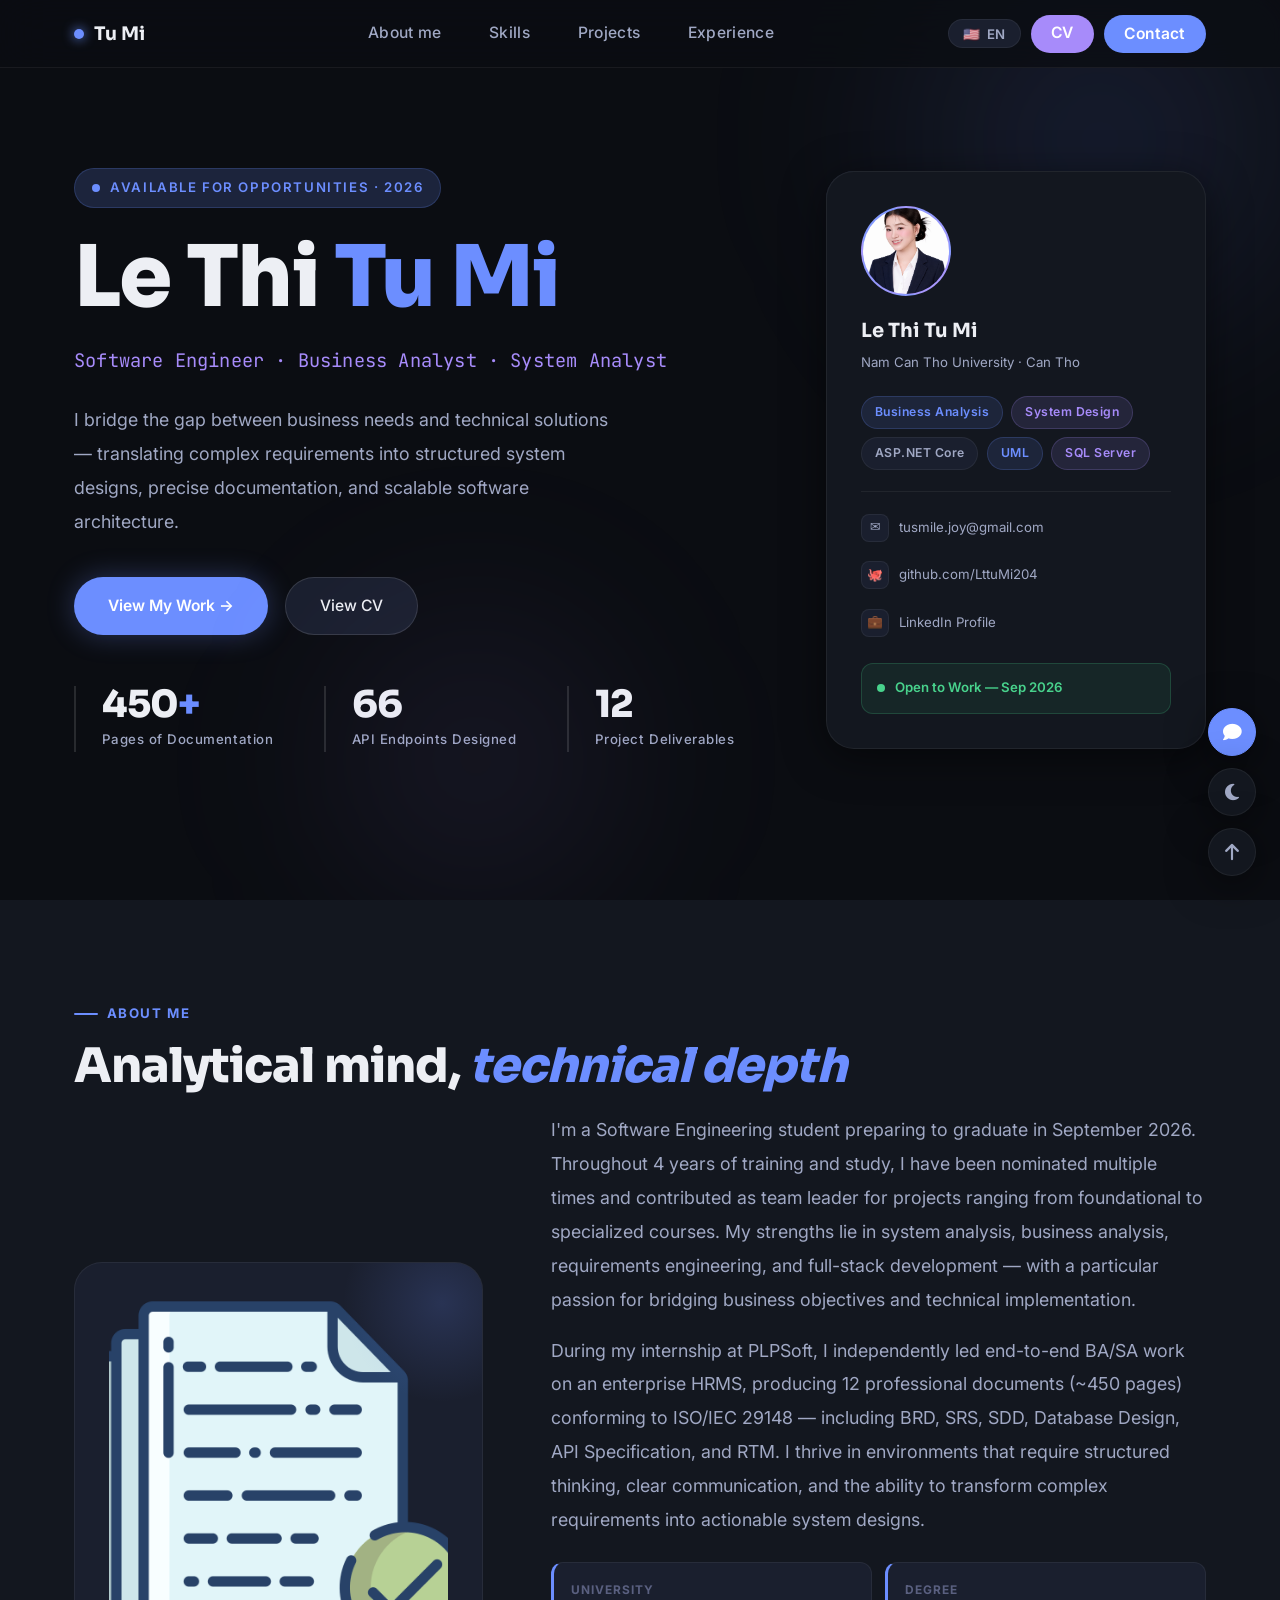
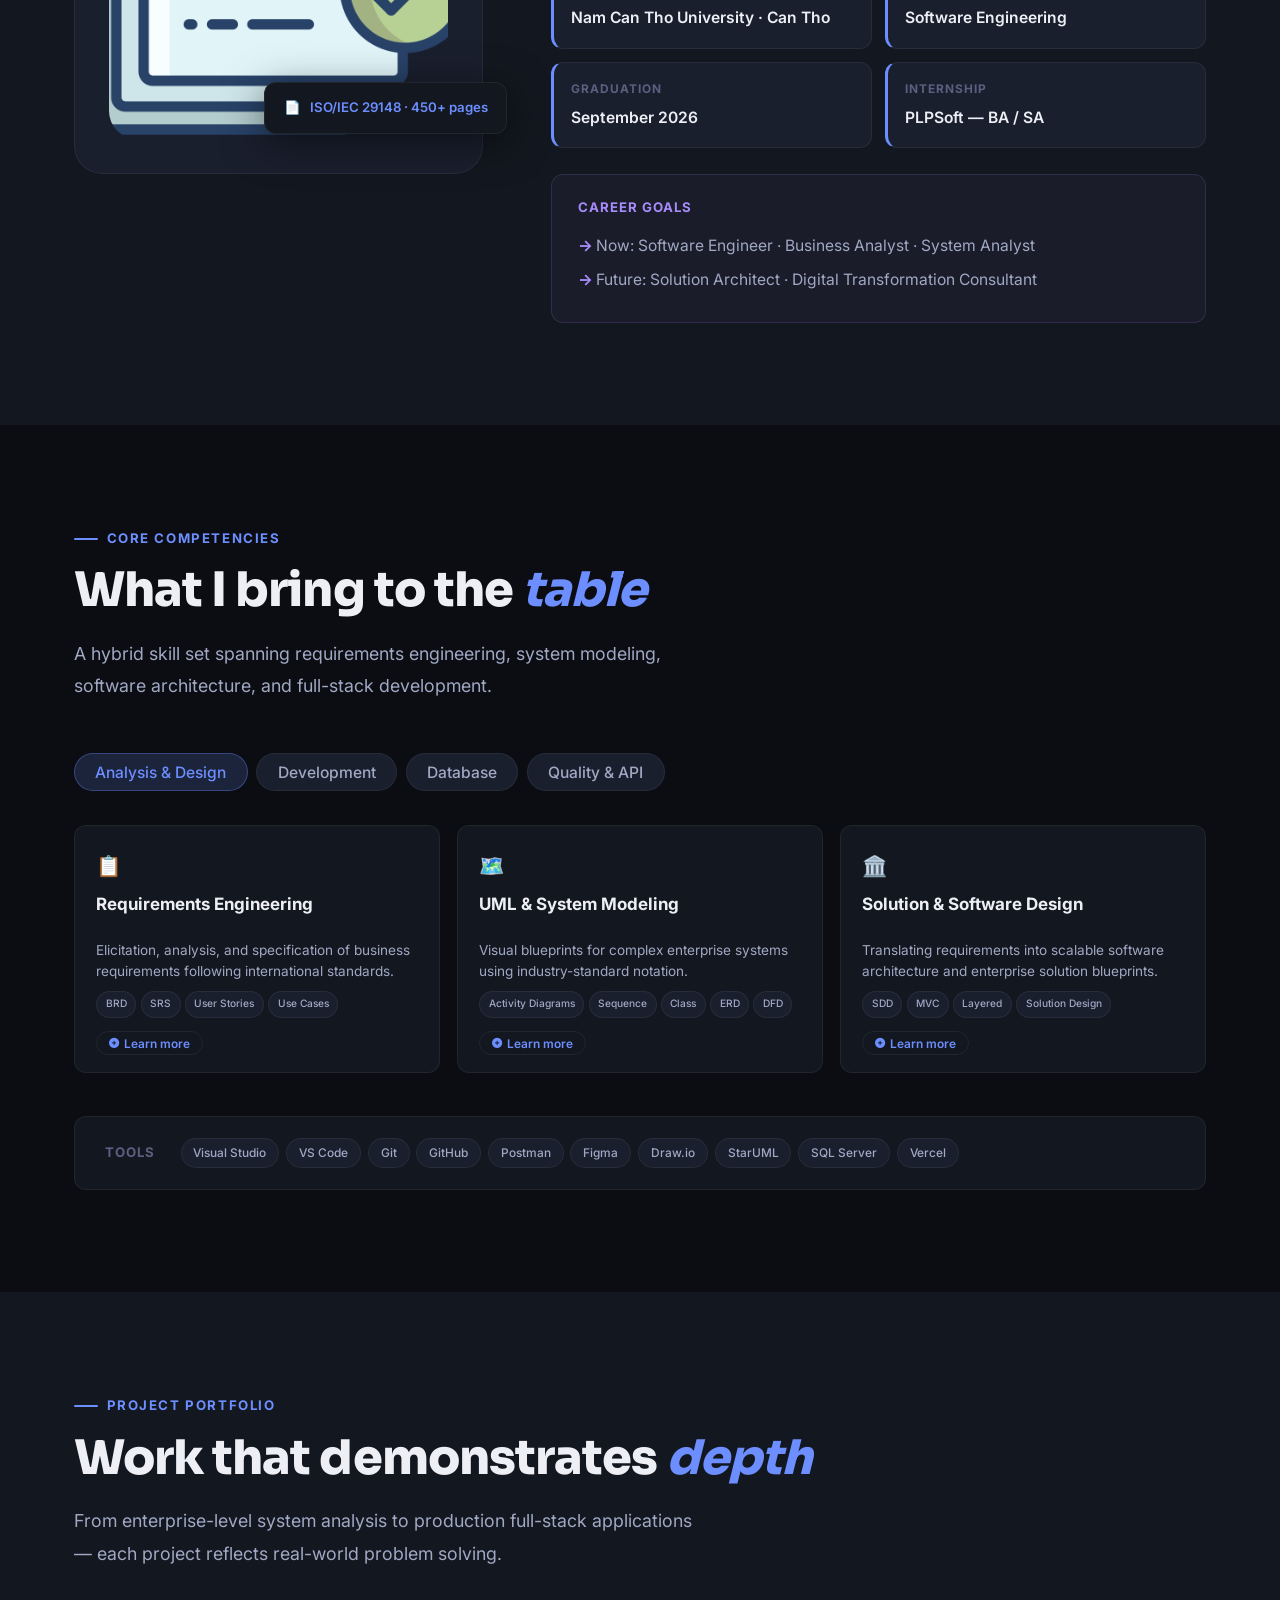
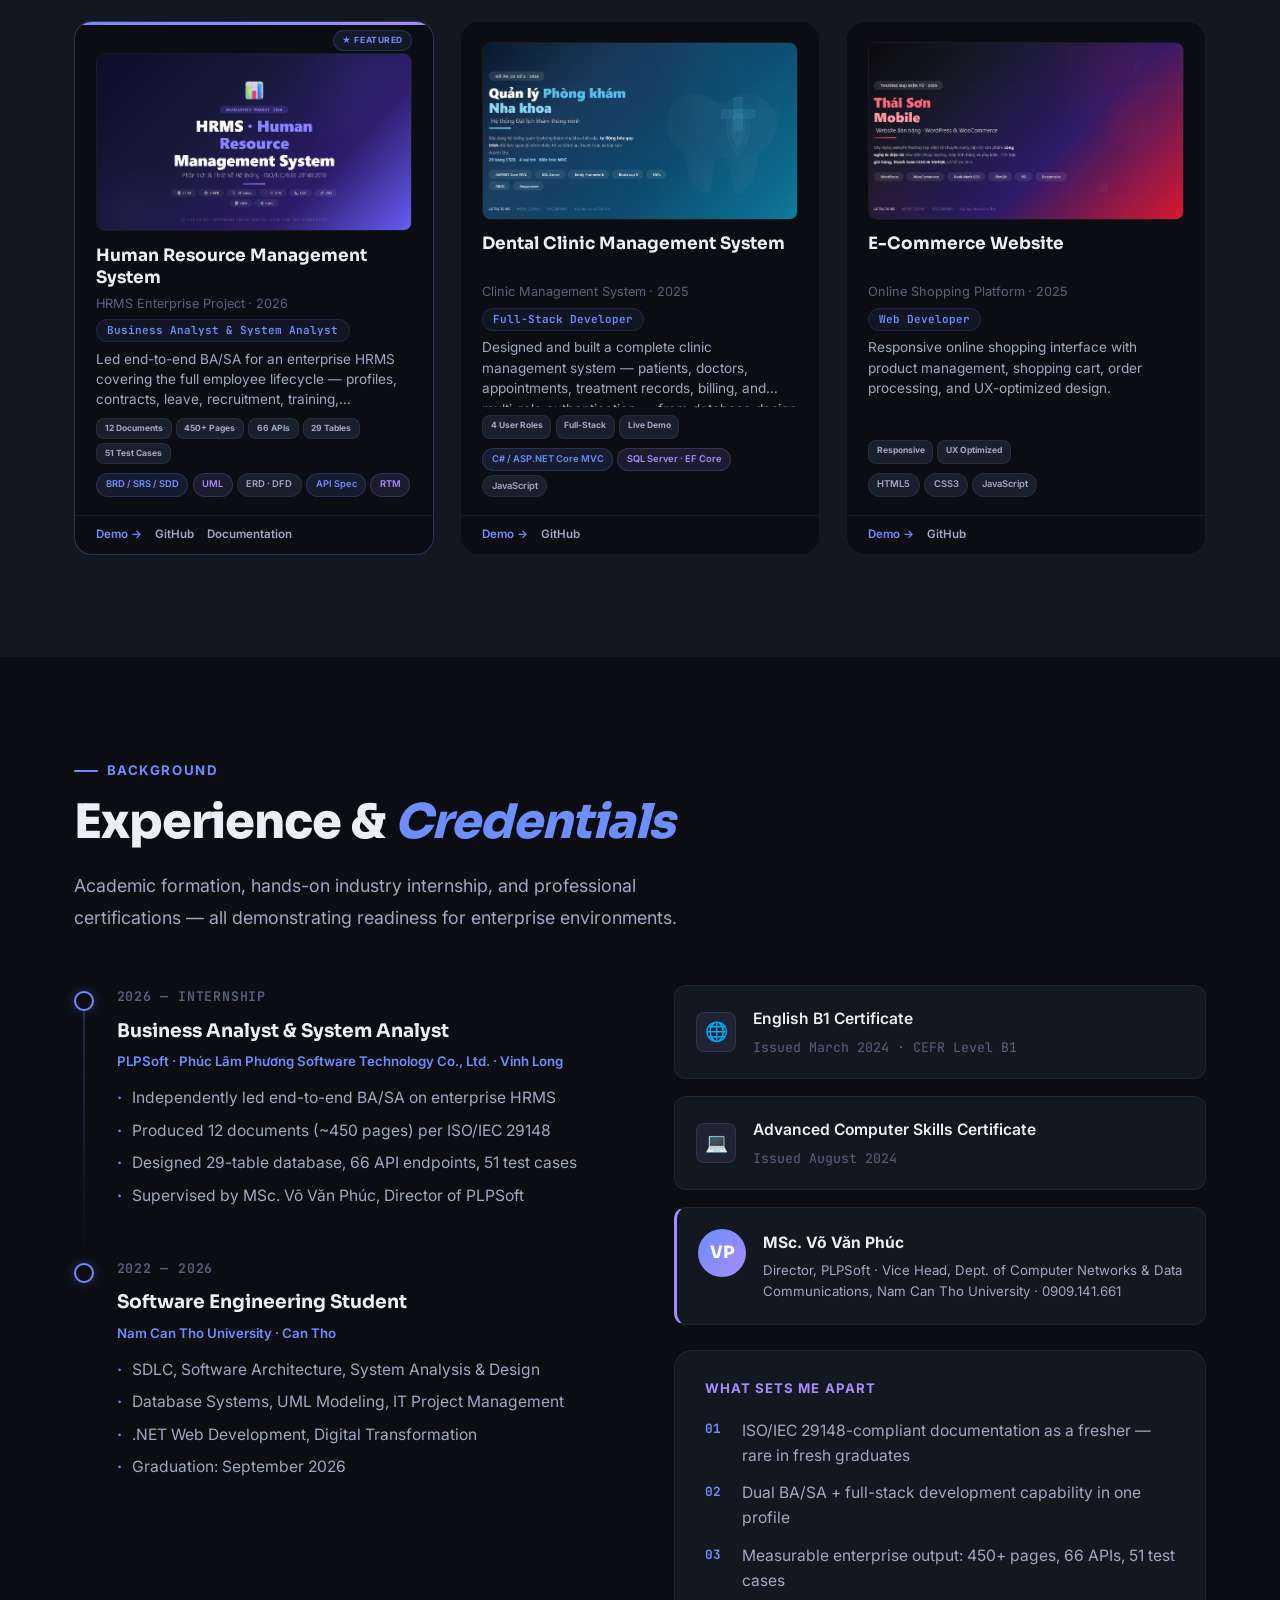
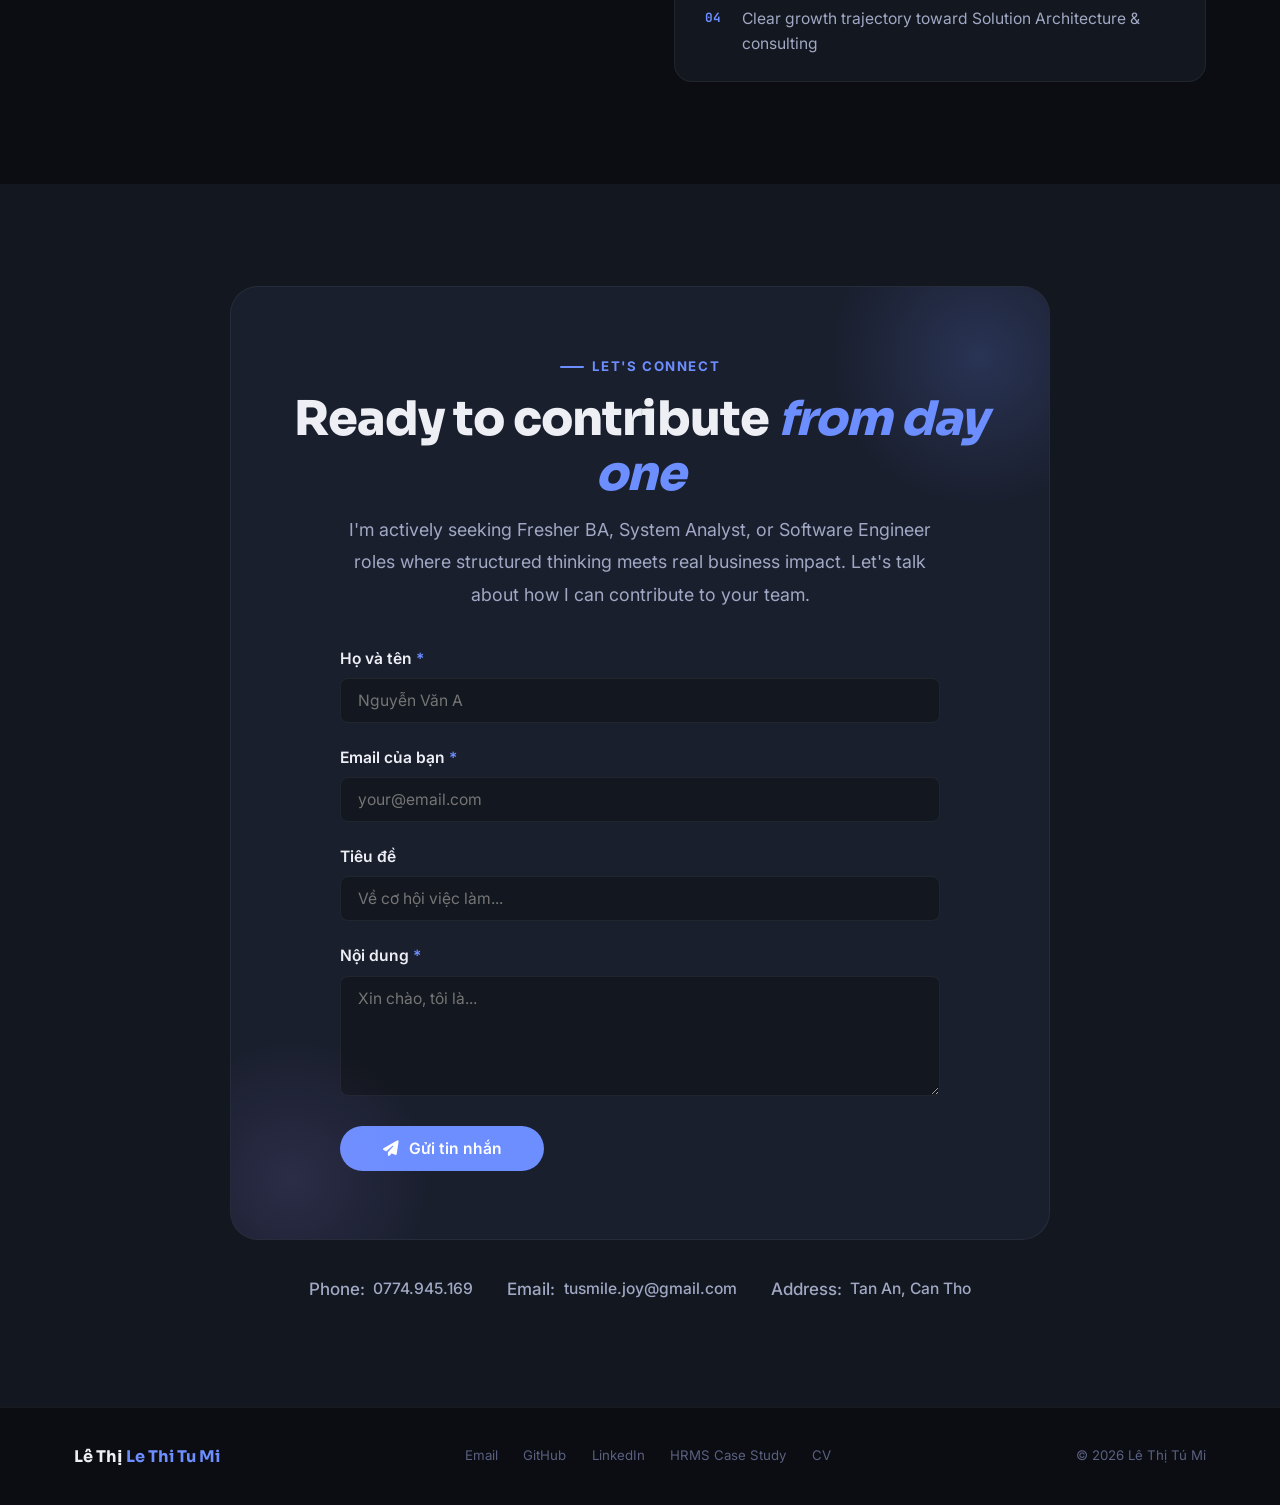
<file: index.html>
<!DOCTYPE html>
<html lang="en" data-theme="dark">

<head>
  <meta charset="UTF-8" />
  <meta name="viewport" content="width=device-width,initial-scale=1.0" />
  <title>Le Thi Tu Mi — Software Engineer & Business Analyst</title>
  
  <!-- Favicon -->
  <link rel="icon" type="image/png" href="assets/images/logotab.png" />
  <link rel="shortcut icon" type="image/png" href="assets/images/logotab.png" />
  <!-- Apple Touch Icon (cho iOS) -->
  <link rel="apple-touch-icon" href="assets/images/logotab.png" />
  
  <link rel="preconnect" href="https://fonts.googleapis.com" />
  <link rel="preconnect" href="https://fonts.gstatic.com" crossorigin />
  <link
    href="https://fonts.googleapis.com/css2?family=Sora:wght@300;400;600;700;800&family=Inter:wght@300;400;500;600;700&family=JetBrains+Mono:wght@400;500&display=swap"
    rel="stylesheet" />
  <link rel="stylesheet" href="https://cdnjs.cloudflare.com/ajax/libs/font-awesome/6.5.1/css/all.min.css" />
  <style>
    /* ── TOKENS ─────────────────────────────── */
    :root {
      --accent: #6C8EFF;
      --accent-v: #A78BFA;
      --accent-glow: rgba(108, 142, 255, 0.18);
      --accent-glow2: rgba(167, 139, 250, 0.12);

      --fs-display: clamp(3.2rem, 7vw, 5rem);
      --fs-h2: clamp(2rem, 4vw, 2.8rem);
      --fs-h3: 1.25rem;
      --fs-body: 1.05rem;
      --fs-sm: 0.92rem;
      --fs-xs: 0.78rem;

      --radius-sm: 8px;
      --radius-md: 12px;
      --radius-lg: 18px;
      --radius-xl: 28px;

      --transition: 0.25s cubic-bezier(0.4, 0, 0.2, 1);
      --font-sans: 'Inter', system-ui, sans-serif;
      --font-display: 'Sora', system-ui, sans-serif;
      --font-mono: 'JetBrains Mono', monospace;
    }

    /* Ẩn nút theme trên header */
    .nav-theme {
      display: none !important;
    }

    [data-theme="dark"] {
      --bg: #0B0D12;
      --bg-2: #13171F;
      --bg-3: #1A1F2E;
      --bg-4: #232A3D;
      --border: rgba(255, 255, 255, 0.06);
      --border-h: rgba(255, 255, 255, 0.12);
      --text: #EDEFF4;
      --text-m: #A0A8C4;
      --text-s: #5A6080;
      --card-sh: 0 8px 40px rgba(0, 0, 0, 0.5);
    }

    [data-theme="light"] {
      --bg: #F2F4FA;
      --bg-2: #FFFFFF;
      --bg-3: #ECEEF6;
      --bg-4: #E2E6F2;
      --border: rgba(0, 0, 0, 0.06);
      --border-h: rgba(0, 0, 0, 0.12);
      --text: #111827;
      --text-m: #4B5577;
      --text-s: #9AA0BC;
      --card-sh: 0 8px 32px rgba(80, 90, 160, 0.08);
    }

    /* ── FLOATING ACTIONS ────────────────────── */
    .floating-actions {
      position: fixed;
      right: 24px;
      bottom: 24px;
      z-index: 9999;
      display: flex;
      flex-direction: column;
      gap: 12px;
    }

    .fab {
      width: 48px;
      height: 48px;
      border: 1px solid var(--border);
      border-radius: 50%;
      background: var(--bg-2);
      color: var(--text-m);
      font-size: 1.1rem;
      cursor: pointer;
      display: flex;
      align-items: center;
      justify-content: center;
      transition: all var(--transition);
      box-shadow: var(--card-sh);
      backdrop-filter: blur(8px);
    }

    .fab:hover {
      transform: translateY(-3px);
      border-color: var(--accent);
      color: var(--accent);
      box-shadow: 0 8px 24px rgba(108, 142, 255, 0.2);
    }

    .fab-primary {
      background: var(--accent);
      color: #fff;
      border-color: var(--accent);
    }

    .fab-primary:hover {
      background: var(--accent);
      color: #fff;
      opacity: 0.85;
      box-shadow: 0 8px 24px rgba(108, 142, 255, 0.35);
    }

    /* ── CHATBOX ──────────────────────────────── */
    .chatbox {
      position: fixed;
      right: 90px;
      bottom: 30px;
      width: 300px;
      background: var(--bg-2);
      border: 1px solid var(--border);
      border-radius: var(--radius-lg);
      overflow: hidden;
      box-shadow: 0 20px 50px rgba(0, 0, 0, 0.3);
      z-index: 9998;
      display: none;
    }

    .chatbox.show {
      display: block;
      animation: fadeChat 0.3s ease;
    }

    @keyframes fadeChat {
      from {
        opacity: 0;
        transform: translateY(16px) scale(0.96);
      }

      to {
        opacity: 1;
        transform: translateY(0) scale(1);
      }
    }

    .chat-header {
      background: var(--bg-3);
      padding: 14px 18px;
      font-weight: 600;
      font-size: var(--fs-sm);
      color: var(--text);
      display: flex;
      justify-content: space-between;
      align-items: center;
      border-bottom: 1px solid var(--border);
    }

    .chat-header span {
      cursor: pointer;
      color: var(--text-m);
      font-size: 1.2rem;
      transition: color var(--transition);
    }

    .chat-header span:hover {
      color: var(--text);
    }

    .chat-body {
      padding: 18px;
    }

    .chat-body p {
      font-size: var(--fs-sm);
      color: var(--text-m);
      margin-bottom: 12px;
    }

    .chat-link {
      display: flex;
      align-items: center;
      gap: 10px;
      padding: 10px 14px;
      border-radius: var(--radius-sm);
      background: var(--bg-3);
      border: 1px solid var(--border);
      color: var(--text-m);
      font-size: var(--fs-sm);
      transition: all var(--transition);
      margin-bottom: 6px;
    }

    .chat-link:hover {
      background: var(--accent-glow);
      border-color: var(--accent);
      color: var(--accent);
    }

    .chat-link i {
      width: 20px;
      text-align: center;
      font-size: 1rem;
    }

    /* ── RESET ───────────────────────────────── */
    *,
    *::before,
    *::after {
      box-sizing: border-box;
      margin: 0;
      padding: 0
    }

    html {
      scroll-behavior: smooth;
      font-size: 17px
    }

    body {
      background: var(--bg);
      color: var(--text);
      font-family: var(--font-sans);
      font-weight: 400;
      line-height: 1.8;
      -webkit-font-smoothing: antialiased;
      transition: background var(--transition), color var(--transition);
      overflow-x: hidden
    }

    a {
      color: inherit;
      text-decoration: none
    }

    ul {
      list-style: none
    }

    img {
      max-width: 100%;
      display: block
    }

    button {
      cursor: pointer;
      border: none;
      background: none;
      font-family: inherit
    }

    /* ── NAV ─────────────────────────────────── */
    nav {
      position: fixed;
      top: 0;
      left: 0;
      right: 0;
      z-index: 200;
      height: 68px;
      display: flex;
      align-items: center;
      justify-content: space-between;
      padding: 0 max(2rem, calc((100% - 1200px)/2 + 2rem));
      background: rgba(11, 13, 18, 0.78);
      backdrop-filter: blur(24px);
      border-bottom: 1px solid var(--border);
      transition: background var(--transition);
    }

    [data-theme="light"] nav {
      background: rgba(242, 244, 250, 0.85)
    }

    .nav-brand {
      font-family: var(--font-display);
      font-weight: 700;
      font-size: 1.1rem;
      color: var(--text);
      display: flex;
      align-items: center;
      gap: 0.6rem;
      min-width: 120px;
    }

    .nav-brand-dot {
      width: 10px;
      height: 10px;
      border-radius: 50%;
      background: var(--accent);
      display: inline-block;
      box-shadow: 0 0 12px var(--accent);
      flex-shrink: 0;
    }

    .nav-center {
      display: flex;
      align-items: center;
      gap: 2.8rem
    }

    .nav-center a {
      font-size: var(--fs-sm);
      font-weight: 500;
      color: var(--text-m);
      transition: color var(--transition);
      letter-spacing: 0.02em;
      white-space: nowrap;
    }

    .nav-center a:hover {
      color: var(--text)
    }

    .nav-center a.active {
      color: var(--text);
      border-bottom: 2px solid var(--accent);
      padding-bottom: 2px
    }

    .nav-right {
      display: flex;
      align-items: center;
      gap: 0.6rem;
      flex-shrink: 0
    }

    .nav-lang {
      font-size: var(--fs-xs);
      font-weight: 600;
      color: var(--text-m);
      border: 1px solid var(--border);
      border-radius: 100px;
      padding: 0.35rem 0.85rem;
      display: flex;
      align-items: center;
      gap: 0.4rem;
      transition: all var(--transition);
      background: var(--bg-3);
      min-width: 60px;
      justify-content: center;
    }

    .nav-lang:hover {
      border-color: var(--accent);
      color: var(--accent)
    }

    .nav-cta {
      font-size: var(--fs-sm);
      font-weight: 600;
      color: #fff;
      padding: 0.5rem 1.2rem;
      border-radius: 100px;
      transition: all var(--transition);
      letter-spacing: 0.01em;
      white-space: nowrap;
      display: inline-flex;
      align-items: center;
      justify-content: center;
      height: 38px;
      min-width: 60px;
    }

    .nav-cta:hover {
      opacity: 0.85;
      transform: translateY(-1px);
      box-shadow: 0 4px 20px rgba(108, 142, 255, 0.35);
    }

    .nav-hamburger {
      display: none;
      width: 38px;
      height: 38px;
      align-items: center;
      justify-content: center;
      border-radius: var(--radius-sm);
      background: var(--bg-3);
      border: 1px solid var(--border);
      font-size: 1.3rem;
      color: var(--text-m);
      flex-shrink: 0;
    }

    .mobile-menu {
      display: none;
      position: fixed;
      top: 68px;
      left: 0;
      right: 0;
      z-index: 190;
      background: var(--bg-2);
      border-bottom: 1px solid var(--border);
      padding: 1.5rem 2rem;
      flex-direction: column;
      gap: 1.25rem;
    }

    .mobile-menu a {
      font-size: 1rem;
      font-weight: 500;
      color: var(--text-m)
    }

    .mobile-menu a.active {
      color: var(--accent)
    }

    .mobile-menu.open {
      display: flex
    }

    /* ── DROPDOWN CONTACT ────────────────────── */
    .nav-dropdown {
      position: relative;
      display: inline-block;
    }

    .dropdown-toggle {
      background: var(--accent);
      border: none;
      padding: 0.5rem 1.2rem;
      border-radius: 100px;
      font-size: var(--fs-sm);
      font-weight: 600;
      color: #fff;
      height: 38px;
      min-width: 60px;
      display: inline-flex;
      align-items: center;
      justify-content: center;
      white-space: nowrap;
      cursor: pointer;
      transition: all var(--transition);
      letter-spacing: 0.01em;
    }

    .dropdown-toggle:hover {
      opacity: 0.85;
      transform: translateY(-1px);
      box-shadow: 0 4px 20px rgba(108, 142, 255, 0.35);
    }

    .dropdown-menu {
      position: absolute;
      top: calc(100% + 8px);
      right: 0;
      min-width: 220px;
      background: var(--bg-2);
      border: 1px solid var(--border);
      border-radius: var(--radius-md);
      padding: 0.5rem 0;
      box-shadow: var(--card-sh);
      opacity: 0;
      visibility: hidden;
      transform: translateY(-6px);
      transition: all var(--transition);
      z-index: 300;
      list-style: none;
    }

    .nav-dropdown:hover .dropdown-menu,
    .nav-dropdown.active .dropdown-menu {
      opacity: 1;
      visibility: visible;
      transform: translateY(0);
    }

    .dropdown-item {
      display: flex;
      align-items: center;
      gap: 0.75rem;
      padding: 0.55rem 1.25rem;
      font-size: var(--fs-sm);
      color: var(--text-m);
      transition: all var(--transition);
      text-decoration: none;
      white-space: nowrap;
    }

    .dropdown-item i {
      width: 18px;
      text-align: center;
      font-size: 0.95rem;
      color: var(--accent);
    }

    .dropdown-item:hover {
      background: var(--accent-glow);
      color: var(--text);
    }

    .dropdown-item:hover i {
      color: var(--text);
    }

    @media (max-width: 768px) {
      .nav-dropdown .dropdown-menu {
        position: static;
        opacity: 1;
        visibility: visible;
        transform: none;
        box-shadow: none;
        background: transparent;
        border: none;
        padding: 0.5rem 0 0 1rem;
        display: none;
        width: 100%;
      }

      .nav-dropdown.open .dropdown-menu {
        display: block;
      }

      .nav-dropdown .dropdown-toggle::after {
        content: ' ▾';
        font-size: 0.7rem;
      }

      .nav-dropdown.open .dropdown-toggle::after {
        content: ' ▴';
      }

      .dropdown-item {
        padding: 0.4rem 0.75rem;
        color: var(--text-m);
      }

      .dropdown-item i {
        width: 20px;
        font-size: 1rem;
      }
    }

    /* ── HERO ─────────────────────────────────── */
    #hero {
      min-height: 100vh;
      display: flex;
      align-items: center;
      padding: 88px max(2rem, calc((100% - 1200px)/2 + 2rem)) 4rem;
      position: relative;
      overflow: hidden;
    }

    .hero-orb {
      position: absolute;
      pointer-events: none;
      border-radius: 50%;
      filter: blur(80px);
    }

    .orb-1 {
      width: 600px;
      height: 600px;
      top: -160px;
      right: -120px;
      background: radial-gradient(circle, rgba(108, 142, 255, 0.15) 0%, transparent 70%);
      animation: orbFloat 8s ease-in-out infinite;
    }

    .orb-2 {
      width: 440px;
      height: 440px;
      bottom: -80px;
      left: 20%;
      background: radial-gradient(circle, rgba(167, 139, 250, 0.10) 0%, transparent 70%);
      animation: orbFloat 10s ease-in-out infinite reverse;
    }

    @keyframes orbFloat {

      0%,
      100% {
        transform: translateY(0)
      }

      50% {
        transform: translateY(-28px)
      }
    }

    .hero-inner {
      display: grid;
      grid-template-columns: 1fr 380px;
      gap: 4rem;
      align-items: center;
      width: 100%;
    }

    .hero-label {
      display: inline-flex;
      align-items: center;
      gap: 0.6rem;
      font-size: var(--fs-xs);
      font-weight: 600;
      letter-spacing: 0.12em;
      text-transform: uppercase;
      color: var(--accent);
      background: var(--accent-glow);
      border: 1px solid rgba(108, 142, 255, 0.2);
      padding: 0.4rem 1rem;
      border-radius: 100px;
      margin-bottom: 1.5rem;
      white-space: nowrap;
    }

    .hero-label-dot {
      width: 8px;
      height: 8px;
      border-radius: 50%;
      background: var(--accent);
      animation: pulse 2s infinite;
      flex-shrink: 0
    }

    @keyframes pulse {

      0%,
      100% {
        opacity: 1
      }

      50% {
        opacity: 0.3
      }
    }

    h1.hero-name {
      font-family: var(--font-display);
      font-size: var(--fs-display);
      font-weight: 800;
      line-height: 1.05;
      color: var(--text);
      margin-bottom: 0.5rem;
      letter-spacing: -0.02em;
      min-height: 1.2em;
    }

    h1.hero-name .accent {
      color: var(--accent)
    }

    .hero-title-line {
      font-family: var(--font-mono);
      font-size: clamp(0.95rem, 1.6vw, 1.1rem);
      color: var(--accent-v);
      margin-bottom: 1.5rem;
      letter-spacing: 0.01em;
      min-height: 1.6em;
    }

    .hero-bio {
      font-size: var(--fs-body);
      color: var(--text-m);
      max-width: 540px;
      line-height: 1.9;
      margin-bottom: 2.25rem;
    }

    .hero-actions {
      display: flex;
      flex-wrap: wrap;
      gap: 1rem;
      margin-bottom: 3rem
    }

    .btn-primary {
      display: inline-flex;
      align-items: center;
      gap: 0.6rem;
      background: var(--accent);
      color: #fff;
      padding: 0.85rem 2rem;
      border-radius: 100px;
      font-size: var(--fs-sm);
      font-weight: 600;
      transition: all var(--transition);
      box-shadow: 0 0 28px rgba(108, 142, 255, 0.3);
      white-space: nowrap;
    }

    .btn-primary:hover {
      transform: translateY(-2px);
      box-shadow: 0 6px 40px rgba(108, 142, 255, 0.45);
    }

    .btn-outline {
      display: inline-flex;
      align-items: center;
      gap: 0.6rem;
      border: 1px solid var(--border-h);
      color: var(--text);
      padding: 0.83rem 2rem;
      border-radius: 100px;
      font-size: var(--fs-sm);
      font-weight: 500;
      transition: all var(--transition);
      background: var(--bg-3);
      white-space: nowrap;
    }

    .btn-outline:hover {
      border-color: var(--accent);
      color: var(--accent);
      background: var(--accent-glow);
    }

    .hero-stats {
      display: flex;
      gap: 3rem;
      flex-wrap: wrap
    }

    .stat {
      border-left: 2px solid var(--border-h);
      padding-left: 1.5rem;
      min-width: 120px
    }

    .stat-n {
      font-family: var(--font-display);
      font-size: 2.2rem;
      font-weight: 800;
      color: var(--text);
      line-height: 1;
      letter-spacing: -0.02em;
    }

    .stat-n .accent {
      color: var(--accent)
    }

    .stat-l {
      font-size: var(--fs-xs);
      color: var(--text-m);
      font-weight: 500;
      letter-spacing: 0.04em;
      margin-top: 0.25rem
    }

    /* Hero card */
    .hero-card {
      width: 380px;
      max-width: 380px;
      flex-shrink: 0;
      background: var(--bg-2);
      border: 1px solid var(--border);
      border-radius: var(--radius-xl);
      padding: 2rem;
      box-shadow: var(--card-sh);
      position: relative;
      transition: border-color var(--transition);
    }

    .hero-card:hover {
      border-color: var(--border-h)
    }

    .hero-card::before {
      content: '';
      position: absolute;
      inset: -1px;
      border-radius: var(--radius-xl);
      background: linear-gradient(135deg, rgba(108, 142, 255, 0.2), transparent 60%, rgba(167, 139, 250, 0.1));
      z-index: -1;
    }

    .hc-avatar {
      width: 90px;
      height: 90px;
      border-radius: 50%;
      background: linear-gradient(135deg, var(--accent), var(--accent-v));
      display: flex;
      align-items: center;
      justify-content: center;
      overflow: hidden;
      margin-bottom: 1rem;
      border: 2px solid rgba(255, 255, 255, 0.1);
      flex-shrink: 0;
    }

    .hc-avatar img {
      width: 100%;
      height: 100%;
      object-fit: cover;
      display: block;
    }

    .hc-name {
      font-family: var(--font-display);
      font-size: 1.15rem;
      font-weight: 700;
      color: var(--text);
      margin-bottom: 0.15rem;
      min-height: 1.6em;
    }

    .hc-sub {
      font-size: var(--fs-xs);
      color: var(--text-m);
      margin-bottom: 1.25rem;
      min-height: 1.4em;
    }

    .hc-tags {
      display: flex;
      flex-wrap: wrap;
      gap: 0.5rem;
      margin-bottom: 1.25rem;
      min-height: 2.2rem
    }

    .chip {
      font-size: 0.72rem;
      font-weight: 600;
      letter-spacing: 0.04em;
      padding: 0.25rem 0.75rem;
      border-radius: 100px;
      white-space: nowrap;
    }

    .chip-blue {
      background: rgba(108, 142, 255, 0.12);
      color: var(--accent);
      border: 1px solid rgba(108, 142, 255, 0.2)
    }

    .chip-violet {
      background: rgba(167, 139, 250, 0.12);
      color: var(--accent-v);
      border: 1px solid rgba(167, 139, 250, 0.2)
    }

    .chip-muted {
      background: var(--bg-3);
      color: var(--text-m);
      border: 1px solid var(--border)
    }

    .hc-sep {
      border: none;
      border-top: 1px solid var(--border);
      margin: 1rem 0
    }

    .hc-link {
      display: flex;
      align-items: center;
      gap: 0.6rem;
      font-size: var(--fs-xs);
      color: var(--text-m);
      margin-bottom: 0.6rem;
      transition: color var(--transition);
      min-height: 2.2rem;
    }

    .hc-link:hover {
      color: var(--accent)
    }

    .hc-link-ico {
      width: 28px;
      height: 28px;
      border-radius: var(--radius-sm);
      background: var(--bg-3);
      border: 1px solid var(--border);
      display: flex;
      align-items: center;
      justify-content: center;
      flex-shrink: 0;
      font-size: 0.75rem;
    }

    .hc-status {
      margin-top: 1.25rem;
      background: rgba(72, 210, 140, 0.08);
      border: 1px solid rgba(72, 210, 140, 0.2);
      border-radius: var(--radius-md);
      padding: 0.6rem 0.9rem;
      display: flex;
      align-items: center;
      gap: 0.6rem;
      font-size: var(--fs-xs);
      font-weight: 600;
      color: #48d28c;
      min-height: 3rem;
    }

    .status-dot {
      width: 8px;
      height: 8px;
      border-radius: 50%;
      background: #48d28c;
      animation: pulse 2s infinite;
      flex-shrink: 0
    }

    /* ── SECTION BASE ─────────────────────────── */
    .section {
      padding: 6rem max(2rem, calc((100% - 1200px)/2 + 2rem))
    }

    .eyebrow {
      font-size: var(--fs-xs);
      font-weight: 700;
      letter-spacing: 0.12em;
      text-transform: uppercase;
      color: var(--accent);
      margin-bottom: 0.75rem;
      display: flex;
      align-items: center;
      gap: 0.5rem;
    }

    .eyebrow::before {
      content: '';
      width: 24px;
      height: 2px;
      background: var(--accent);
      border-radius: 2px;
      flex-shrink: 0
    }

    h2.section-title {
      font-family: var(--font-display);
      font-size: var(--fs-h2);
      font-weight: 800;
      color: var(--text);
      line-height: 1.15;
      letter-spacing: -0.02em;
      margin-bottom: 0.75rem;
      min-height: 1.3em;
    }

    h2.section-title em {
      font-style: italic;
      color: var(--accent)
    }

    .section-sub {
      font-size: var(--fs-body);
      color: var(--text-m);
      max-width: 620px;
      line-height: 1.8;
      margin-bottom: 3rem
    }

    /* ── ABOUT ─────────────────────────────────── */
    #about {
      background: var(--bg-2)
    }

    .about-grid {
      display: grid;
      grid-template-columns: 1fr 1.6fr;
      gap: 4rem;
      align-items: center
    }

    .about-img-wrap {
      position: relative
    }

    .about-img-box {
      background: var(--bg-3);
      border: 1px solid var(--border);
      border-radius: var(--radius-xl);
      aspect-ratio: 4/5;
      display: flex;
      flex-direction: column;
      align-items: center;
      justify-content: center;
      gap: 0.75rem;
      color: var(--text-s);
      font-size: 0.82rem;
      text-align: center;
      padding: 2rem;
      position: relative;
      overflow: hidden;
    }

    .about-img-box img {
      width: 100%;
      height: 100%;
      object-fit: cover;
      border-radius: var(--radius-xl);
    }

    .about-img-box::before {
      content: '';
      position: absolute;
      top: -60px;
      right: -60px;
      width: 200px;
      height: 200px;
      border-radius: 50%;
      background: radial-gradient(circle, var(--accent-glow), transparent 70%);
    }

    .about-float {
      position: absolute;
      right: -24px;
      bottom: 40px;
      background: var(--bg-2);
      border: 1px solid var(--border);
      border-radius: var(--radius-md);
      padding: 0.75rem 1.1rem;
      box-shadow: var(--card-sh);
      font-size: var(--fs-xs);
      font-weight: 600;
      color: var(--accent);
      display: flex;
      align-items: center;
      gap: 0.5rem;
      white-space: nowrap;
    }

    .about-body {
      font-size: var(--fs-body);
      color: var(--text-m);
      line-height: 1.9;
      margin-bottom: 1rem
    }

    .about-hl {
      display: grid;
      grid-template-columns: 1fr 1fr;
      gap: 0.75rem;
      margin: 1.5rem 0;
    }

    .hl-item {
      background: var(--bg-3);
      border: 1px solid var(--border);
      border-radius: var(--radius-md);
      padding: 0.9rem 1rem;
      border-left: 3px solid var(--accent);
    }

    .hl-label {
      font-size: 0.7rem;
      font-weight: 700;
      letter-spacing: 0.08em;
      text-transform: uppercase;
      color: var(--text-s);
      margin-bottom: 0.25rem
    }

    .hl-val {
      font-size: var(--fs-sm);
      font-weight: 600;
      color: var(--text)
    }

    .goals-box {
      background: rgba(167, 139, 250, 0.05);
      border: 1px solid rgba(167, 139, 250, 0.15);
      border-radius: var(--radius-md);
      padding: 1.25rem 1.5rem;
    }

    .goals-title {
      font-size: var(--fs-xs);
      font-weight: 700;
      letter-spacing: 0.08em;
      text-transform: uppercase;
      color: var(--accent-v);
      margin-bottom: 0.75rem
    }

    .goals-list li {
      font-size: var(--fs-sm);
      color: var(--text-m);
      padding-left: 1.1rem;
      position: relative;
      margin-bottom: 0.35rem
    }

    .goals-list li::before {
      content: '→';
      position: absolute;
      left: 0;
      color: var(--accent-v);
      font-weight: 700
    }

    /* ── SKILLS ─────────────────────────────────── */
    #skills {
      background: var(--bg)
    }

    .skills-tabs {
      display: flex;
      gap: 0.5rem;
      flex-wrap: wrap;
      margin-bottom: 2rem;
    }

    .stab {
      font-size: var(--fs-sm);
      font-weight: 500;
      padding: 0.5rem 1.2rem;
      border-radius: 100px;
      border: 1px solid var(--border);
      color: var(--text-m);
      background: var(--bg-3);
      transition: all var(--transition);
      white-space: nowrap;
      cursor: pointer;
    }

    .stab:hover,
    .stab.active {
      background: var(--accent-glow);
      border-color: rgba(108, 142, 255, 0.35);
      color: var(--accent);
    }

    .skills-panels {}

    .skill-panel {
      display: none;
    }

    .skill-panel.active {
      display: grid;
      grid-template-columns: repeat(3, 1fr);
      gap: 1rem;
      animation: fadeUp 0.35s ease;
    }

    @keyframes fadeUp {
      from {
        opacity: 0;
        transform: translateY(10px);
      }

      to {
        opacity: 1;
        transform: translateY(0);
      }
    }

    .sk-card {
      background: var(--bg-2);
      border: 1px solid var(--border);
      border-radius: var(--radius-md);
      padding: 1.25rem 1.25rem 1rem;
      transition: all var(--transition);
      display: flex;
      flex-direction: column;
      height: 100%;
      min-height: 180px;
      position: relative;
    }

    .sk-card:hover {
      border-color: var(--border-h);
      transform: translateY(-2px);
      box-shadow: 0 8px 24px rgba(108, 142, 255, 0.06);
    }

    .sk-icon {
      font-size: 1.2rem;
      margin-bottom: 0.5rem;
    }

    .sk-name {
      font-size: 1rem;
      font-weight: 700;
      color: var(--text);
      margin-bottom: 0.2rem;
      line-height: 1.3;
      min-height: 2.6rem;
      display: -webkit-box;
      -webkit-line-clamp: 2;
      -webkit-box-orient: vertical;
      overflow: hidden;
    }

    .sk-desc {
      font-size: 0.8rem;
      color: var(--text-m);
      line-height: 1.5;
      margin-bottom: 0.6rem;
      flex: 1;
      display: -webkit-box;
      -webkit-line-clamp: 2;
      -webkit-box-orient: vertical;
      overflow: hidden;
      min-height: 2.4rem;
    }

    .sk-tags {
      display: flex;
      flex-wrap: wrap;
      gap: 0.25rem;
      margin-bottom: 0.5rem;
      min-height: 1.6rem;
    }

    .sk-tag {
      font-size: 0.6rem;
      font-weight: 500;
      padding: 0.1rem 0.5rem;
      border-radius: 100px;
      background: var(--bg-3);
      color: var(--text-m);
      border: 1px solid var(--border);
      white-space: nowrap;
    }

    /* ── NÚT XEM THÊM ── */
    .sk-more-btn {
      font-size: 0.7rem;
      font-weight: 600;
      color: var(--accent);
      background: transparent;
      border: 1px solid var(--border);
      padding: 0.2rem 0.7rem;
      border-radius: 100px;
      cursor: pointer;
      transition: all var(--transition);
      margin-top: 0.25rem;
      align-self: flex-start;
      display: inline-flex;
      align-items: center;
      gap: 0.3rem;
    }

    .sk-more-btn:hover {
      background: var(--accent-glow);
      border-color: var(--accent);
    }

    .sk-more-btn i {
      font-size: 0.6rem;
    }

    /* ── POPUP SKILL DETAIL ── */
    .skill-popup-overlay {
      position: fixed;
      inset: 0;
      background: rgba(0, 0, 0, 0.65);
      backdrop-filter: blur(16px);
      -webkit-backdrop-filter: blur(16px);
      z-index: 9999;
      display: none;
      align-items: center;
      justify-content: center;
      padding: 2rem;
      animation: overlayFade 0.3s ease;
    }

    .skill-popup-overlay.open {
      display: flex;
    }

    @keyframes overlayFade {
      from {
        opacity: 0;
      }

      to {
        opacity: 1;
      }
    }

    .skill-popup {
      background: var(--bg-2);
      border: 1px solid var(--border);
      border-radius: var(--radius-xl);
      width: 860px;
      height: 540px;
      max-width: 94vw;
      max-height: 88vh;
      box-shadow: 0 32px 80px rgba(0, 0, 0, 0.6);
      position: relative;
      animation: popupSlide 0.35s cubic-bezier(0.34, 1.56, 0.64, 1);
      display: flex;
      flex-direction: column;
      overflow: hidden;
    }

    @keyframes popupSlide {
      from {
        transform: scale(0.95) translateY(16px);
        opacity: 0;
      }

      to {
        transform: scale(1) translateY(0);
        opacity: 1;
      }
    }

    .skill-popup::before {
      content: '';
      position: absolute;
      top: 0;
      left: 0;
      right: 0;
      height: 3px;
      background: linear-gradient(90deg, var(--accent), var(--accent-v), var(--accent));
      background-size: 200% 100%;
      animation: gradientMove 3s ease-in-out infinite;
    }

    @keyframes gradientMove {

      0%,
      100% {
        background-position: 0% 50%;
      }

      50% {
        background-position: 100% 50%;
      }
    }

    /* ── POPUP HEADER ── */
    .skill-popup-header {
      padding: 1rem 2rem 0.6rem 2rem;
      border-bottom: 1px solid var(--border);
      flex-shrink: 0;
      background: var(--bg-3);
    }

    .skill-popup-header .header-top {
      display: flex;
      align-items: center;
      gap: 0.75rem;
    }

    .skill-popup-header .header-icon {
      width: 36px;
      height: 36px;
      border-radius: var(--radius-sm);
      background: var(--accent-glow);
      border: 1px solid rgba(108, 142, 255, 0.2);
      display: flex;
      align-items: center;
      justify-content: center;
      font-size: 1rem;
      flex-shrink: 0;
    }

    .skill-popup-header h3 {
      font-family: var(--font-display);
      font-size: 1.05rem;
      font-weight: 700;
      color: var(--text);
      margin: 0;
      flex: 1;
    }

    .skill-popup-header .header-badge {
      font-size: 0.55rem;
      font-weight: 600;
      padding: 0.1rem 0.6rem;
      border-radius: 100px;
      background: var(--accent-glow);
      color: var(--accent);
      border: 1px solid rgba(108, 142, 255, 0.15);
      white-space: nowrap;
    }

    .skill-popup-header p {
      font-size: 0.72rem;
      color: var(--text-m);
      margin-top: 0.1rem;
      padding-left: 2.75rem;
    }

    /* ── HEADER RIGHT GROUP (nav buttons + close) ── */
    .header-right-group {
      display: flex;
      align-items: center;
      gap: 0.25rem;
      flex-shrink: 0;
      margin-left: auto;
    }

    .header-nav-btn {
      width: 28px;
      height: 28px;
      border-radius: 50%;
      border: 1px solid var(--border);
      background: var(--bg-2);
      color: var(--text-m);
      cursor: pointer;
      display: flex;
      align-items: center;
      justify-content: center;
      font-size: 0.7rem;
      transition: all var(--transition);
      padding: 0;
      font-family: var(--font-sans);
    }

    .header-nav-btn:hover {
      background: var(--accent-glow);
      border-color: var(--accent);
      color: var(--accent);
      transform: scale(1.05);
    }

    .header-nav-btn:active {
      transform: scale(0.92);
    }

    .header-nav-btn .nav-label {
      display: none;
    }

    /* Nút close nằm cạnh nút điều hướng */
    .skill-popup-close {
      width: 28px;
      height: 28px;
      border-radius: 50%;
      border: 1px solid var(--border);
      background: var(--bg-2);
      color: var(--text-m);
      cursor: pointer;
      display: flex;
      align-items: center;
      justify-content: center;
      font-size: 0.8rem;
      transition: all var(--transition);
      padding: 0;
      font-family: var(--font-sans);
      position: static;
      margin: 0;
    }

    .skill-popup-close:hover {
      background: rgba(255, 0, 0, 0.1);
      border-color: #ff4444;
      color: #ff4444;
      transform: scale(1.05);
    }

    /* ── POPUP BODY 2 CỘT ── */
    .skill-popup-body {
      display: flex;
      flex: 1;
      overflow: hidden;
      min-height: 0;
      height: calc(100% - 80px);
    }

    /* Cột trái: Danh sách kỹ năng */
    .skill-popup-sidebar {
      width: 220px;
      min-width: 190px;
      background: var(--bg-3);
      border-right: 1px solid var(--border);
      overflow-y: auto;
      padding: 0.5rem 0;
      flex-shrink: 0;
    }

    .skill-popup-sidebar .sidebar-title {
      font-size: 0.55rem;
      font-weight: 700;
      text-transform: uppercase;
      letter-spacing: 0.08em;
      color: var(--text-s);
      padding: 0.15rem 1.25rem 0.35rem;
      opacity: 0.7;
    }

    .skill-list-item {
      display: flex;
      align-items: center;
      gap: 0.6rem;
      padding: 0.5rem 1.25rem;
      cursor: pointer;
      transition: all var(--transition);
      border-left: 3px solid transparent;
      font-size: 0.8rem;
      color: var(--text-m);
      text-align: left;
      background: none;
      border-right: none;
      border-top: none;
      border-bottom: none;
      width: 100%;
      font-family: var(--font-sans);
      line-height: 1.2;
      position: relative;
    }

    .skill-list-item::after {
      content: '';
      position: absolute;
      right: 0.75rem;
      top: 50%;
      transform: translateY(-50%);
      width: 4px;
      height: 4px;
      border-radius: 50%;
      background: var(--border);
      opacity: 0;
      transition: all var(--transition);
    }

    .skill-list-item:hover {
      background: var(--bg-2);
      color: var(--text);
    }

    .skill-list-item:hover::after {
      opacity: 1;
      background: var(--text-s);
    }

    .skill-list-item.active {
      background: var(--bg-2);
      color: var(--text);
      border-left-color: var(--accent);
      font-weight: 600;
    }

    .skill-list-item.active::after {
      opacity: 1;
      background: var(--accent);
      box-shadow: 0 0 12px var(--accent-glow);
    }

    .skill-list-item .list-bullet {
      width: 6px;
      height: 6px;
      border-radius: 50%;
      background: var(--border);
      flex-shrink: 0;
      transition: all var(--transition);
    }

    .skill-list-item.active .list-bullet {
      background: var(--accent);
      box-shadow: 0 0 12px rgba(108, 142, 255, 0.4);
    }

    .skill-list-item .list-name {
      flex: 1;
    }

    .skill-list-item .list-count {
      font-size: 0.55rem;
      color: var(--text-s);
      background: var(--bg-3);
      padding: 0.05rem 0.4rem;
      border-radius: 100px;
      border: 1px solid var(--border);
    }

    /* ── Cột phải: Nội dung chi tiết ── */
    .skill-popup-content {
      flex: 1;
      overflow-y: auto;
      padding: 1rem 1.75rem 1.25rem 1.75rem;
      background: var(--bg-2);
    }

    .skill-popup-content::-webkit-scrollbar {
      width: 4px;
    }

    .skill-popup-content::-webkit-scrollbar-track {
      background: transparent;
    }

    .skill-popup-content::-webkit-scrollbar-thumb {
      background: var(--border);
      border-radius: 4px;
    }

    .skill-popup-content::-webkit-scrollbar-thumb:hover {
      background: var(--text-s);
    }

    .skill-detail-title {
      font-family: var(--font-display);
      font-size: 1.1rem;
      font-weight: 700;
      color: var(--text);
      margin-bottom: 0.05rem;
      letter-spacing: -0.01em;
    }

    .skill-detail-sub {
      font-size: 0.72rem;
      color: var(--accent);
      margin-bottom: 0.6rem;
      font-weight: 500;
      font-family: var(--font-mono);
      letter-spacing: 0.02em;
    }

    .skill-detail-desc {
      font-size: 0.82rem;
      color: var(--text-m);
      line-height: 1.65;
      padding: 0.6rem 0.85rem;
      background: var(--bg-3);
      border-radius: var(--radius-sm);
      border-left: 3px solid var(--accent);
      margin-bottom: 0.75rem;
    }

    .skill-detail-section {
      margin-bottom: 0.6rem;
    }

    .skill-detail-section h4 {
      font-size: 0.6rem;
      font-weight: 700;
      text-transform: uppercase;
      letter-spacing: 0.08em;
      color: var(--text-s);
      margin-bottom: 0.25rem;
      display: flex;
      align-items: center;
      gap: 0.4rem;
    }

    .skill-detail-section h4::after {
      content: '';
      flex: 1;
      height: 1px;
      background: var(--border);
    }

    .skill-detail-tags {
      display: flex;
      flex-wrap: wrap;
      gap: 0.25rem;
    }

    .skill-detail-tags span {
      font-size: 0.62rem;
      padding: 0.08rem 0.55rem;
      border-radius: 100px;
      background: var(--bg-3);
      color: var(--text-m);
      border: 1px solid var(--border);
      transition: all var(--transition);
    }

    .skill-detail-tags span:hover {
      border-color: var(--accent);
      color: var(--accent);
    }

    .skill-detail-links {
      display: flex;
      flex-wrap: wrap;
      gap: 0.35rem;
    }

    .skill-detail-links a {
      font-size: 0.68rem;
      padding: 0.12rem 0.65rem;
      border-radius: 100px;
      background: var(--bg-3);
      color: var(--text-m);
      border: 1px solid var(--border);
      transition: all var(--transition);
      display: inline-flex;
      align-items: center;
      gap: 0.25rem;
      text-decoration: none;
    }

    .skill-detail-links a:hover {
      background: var(--accent-glow);
      border-color: var(--accent);
      color: var(--accent);
      transform: translateY(-1px);
    }

    .skill-detail-links a i {
      font-size: 0.55rem;
    }

    /* ── TOOLS STRIP TRONG POPUP ── */
    .skill-detail-tools {
      display: flex;
      flex-wrap: wrap;
      gap: 0.25rem;
    }

    .skill-detail-tools span {
      font-size: 0.6rem;
      padding: 0.08rem 0.5rem;
      border-radius: 100px;
      background: var(--bg-3);
      color: var(--text-m);
      border: 1px solid var(--border);
      display: inline-flex;
      align-items: center;
      gap: 0.25rem;
    }

    .skill-detail-tools span::before {
      content: '⚡';
      font-size: 0.5rem;
    }

    /* ── RESPONSIVE ── */
    @media(max-width:820px) {
      .skill-popup {
        width: 95vw;
        height: 80vh;
        max-height: 90vh;
      }
    }

    @media(max-width:640px) {
      .skill-popup {
        height: 85vh;
        border-radius: var(--radius-lg);
        max-width: 98vw;
      }

      .skill-popup-header {
        padding: 0.6rem 1rem 0.4rem;
      }

      .skill-popup-header .header-top {
        flex-wrap: wrap;
      }

      .skill-popup-header .header-badge {
        margin-left: 0;
      }

      .skill-popup-header p {
        padding-left: 0;
      }

      .header-nav-group {
        margin-left: auto;
      }

      .header-nav-btn .nav-label {
        display: none;
      }

      .skill-popup-body {
        flex-direction: column;
        height: auto;
        flex: 1;
      }

      .skill-popup-sidebar {
        width: 100%;
        min-width: unset;
        max-height: 100px;
        border-right: none;
        border-bottom: 1px solid var(--border);
        display: flex;
        flex-wrap: nowrap;
        overflow-x: auto;
        padding: 0.25rem 0.5rem;
        gap: 0.15rem;
        align-items: center;
      }

      .skill-popup-sidebar .sidebar-title {
        display: none;
      }

      .skill-list-item {
        padding: 0.25rem 0.6rem;
        font-size: 0.7rem;
        border-left: none;
        border-bottom: 2px solid transparent;
        white-space: nowrap;
        flex-shrink: 0;
        width: auto;
        gap: 0.3rem;
      }

      .skill-list-item .list-bullet {
        display: none;
      }

      .skill-list-item .list-count {
        display: none;
      }

      .skill-list-item.active {
        border-left: none;
        border-bottom-color: var(--accent);
      }

      .skill-list-item::after {
        display: none;
      }

      .skill-popup-content {
        padding: 0.6rem 0.8rem 0.8rem;
        overflow-y: auto;
        flex: 1;
      }

      .skill-detail-title {
        font-size: 0.95rem;
      }

      .skill-detail-desc {
        font-size: 0.75rem;
        padding: 0.4rem 0.6rem;
      }

      .skill-detail-links a {
        font-size: 0.62rem;
        padding: 0.08rem 0.5rem;
      }
    }

    @media(max-width:400px) {
      .skill-popup-sidebar {
        max-height: 80px;
      }

      .skill-list-item {
        font-size: 0.62rem;
        padding: 0.15rem 0.4rem;
      }
    }

    .tools-strip {
      margin-top: 2.5rem;
      padding: 1.25rem 1.75rem;
      background: var(--bg-2);
      border: 1px solid var(--border);
      border-radius: var(--radius-md);
      display: flex;
      align-items: center;
      gap: 1.5rem;
      flex-wrap: wrap;
    }

    .tools-label-txt {
      font-size: var(--fs-xs);
      font-weight: 700;
      letter-spacing: 0.08em;
      text-transform: uppercase;
      color: var(--text-s);
      flex-shrink: 0;
    }

    .tools-chips {
      display: flex;
      flex-wrap: wrap;
      gap: 0.4rem;
    }

    .t-chip {
      font-size: 0.7rem;
      font-weight: 500;
      padding: 0.2rem 0.7rem;
      border-radius: 100px;
      background: var(--bg-3);
      color: var(--text-m);
      border: 1px solid var(--border);
    }


    /* ── PROJECTS ─────────────────────────────── */
    #projects {
      background: var(--bg-2)
    }

    .projects-grid {
      display: grid;
      grid-template-columns: 1fr 1fr 1fr;
      gap: 1.5rem;
    }

    .proj-card {
      background: var(--bg);
      border: 1px solid var(--border);
      border-radius: var(--radius-lg);
      overflow: hidden;
      display: flex;
      flex-direction: column;
      transition: all var(--transition);
      position: relative;
      height: 100%;
    }

    .proj-card:hover {
      border-color: var(--border-h);
      transform: translateY(-4px);
      box-shadow: 0 16px 48px rgba(0, 0, 0, 0.3)
    }

    .proj-card.featured {
      border-color: rgba(108, 142, 255, 0.3)
    }

    .proj-card.featured::before {
      content: '';
      position: absolute;
      top: 0;
      left: 0;
      right: 0;
      height: 3px;
      background: linear-gradient(90deg, var(--accent), var(--accent-v));
    }

    /* ── HEADER ── */
    .proj-head {
      padding: 0.5rem 1.25rem 0.15rem;
      display: flex;
      justify-content: flex-end;
      align-items: center;
      min-height: 1.2rem;
    }

    .proj-ico {
      display: none;
    }

    .feat-badge {
      font-size: 0.5rem;
      font-weight: 700;
      letter-spacing: 0.06em;
      text-transform: uppercase;
      color: var(--accent);
      background: rgba(108, 142, 255, 0.10);
      border: 1px solid rgba(108, 142, 255, 0.2);
      padding: 0.1rem 0.5rem;
      border-radius: 100px;
      white-space: nowrap;
    }

    /* ── BODY ── */
    .proj-body {
      padding: 0 1.25rem 0.75rem;
      flex: 1;
      display: flex;
      flex-direction: column;
      gap: 0.3rem;
    }

    /* ── ẢNH DỰ ÁN: có khoảng cách viền ── */
    .proj-image {
      margin: 0 0 0.5rem 0;
      padding: 0;
      border-radius: var(--radius-sm);
      overflow: hidden;
    }

    .proj-image img {
      width: 100%;
      border-radius: var(--radius-sm);
      aspect-ratio: 16/9;
      object-fit: cover;
      display: block;
      border: 1px solid var(--border);
    }

    /* ── TIÊU ĐỀ DỰ ÁN ── */
    .proj-title {
      font-family: var(--font-display);
      font-size: 1rem;
      font-weight: 700;
      color: var(--text);
      line-height: 1.3;
      min-height: 2.6rem;
      display: -webkit-box;
      -webkit-line-clamp: 2;
      -webkit-box-orient: vertical;
      overflow: hidden;
      margin-bottom: 0.05rem;
    }

    /* ── TÊN DỰ ÁN + THỜI GIAN ── */
    .proj-subtitle {
      font-size: 0.75rem;
      color: var(--text-m);
      font-weight: 500;
      margin-bottom: 0.1rem;
      line-height: 1.4;
    }

    .proj-subtitle span {
      color: var(--text-s);
      font-weight: 400;
    }

    /* ── VAI TRÒ ── */
    .proj-role {
      font-size: 0.65rem;
      color: var(--accent);
      font-weight: 600;
      font-family: var(--font-mono);
      background: rgba(108, 142, 255, 0.08);
      border: 1px solid rgba(108, 142, 255, 0.12);
      padding: 0.15rem 0.6rem;
      border-radius: 100px;
      display: inline-block;
      width: fit-content;
      word-break: break-word;
      white-space: normal;
      margin-bottom: 0.1rem;
      line-height: 1.4;
    }

    /* ── MÔ TẢ ── */
    .proj-desc {
      font-size: 0.8rem;
      color: var(--text-m);
      line-height: 1.5;
      margin-bottom: 0.2rem;
      flex: 1;
      display: -webkit-box;
      -webkit-line-clamp: 3;
      -webkit-box-orient: vertical;
      overflow: hidden;
      min-height: 3.6rem;
    }

    /* ── CÔNG CỤ SỬ DỤNG ── */
    .proj-tools {
      display: flex;
      flex-wrap: wrap;
      gap: 0.25rem;
      margin-bottom: 0.2rem;
      min-height: 1.6rem;
      padding: 0.1rem 0;
    }

    .tool-tag {
      font-size: 0.55rem;
      font-weight: 600;
      padding: 0.1rem 0.5rem;
      border-radius: 100px;
      background: var(--bg-3);
      color: var(--text-m);
      border: 1px solid var(--border);
      white-space: nowrap;
    }

    .tool-tag.primary {
      background: rgba(108, 142, 255, 0.12);
      color: var(--accent);
      border: 1px solid rgba(108, 142, 255, 0.2);
    }

    .tool-tag.violet {
      background: rgba(167, 139, 250, 0.12);
      color: var(--accent-v);
      border: 1px solid rgba(167, 139, 250, 0.2);
    }

    /* ── METRICS (nếu có) ── */
    .proj-metrics {
      display: flex;
      flex-wrap: wrap;
      gap: 0.25rem;
      margin-bottom: 0.15rem;
      min-height: 1.4rem;
    }

    .metric {
      font-size: 0.5rem;
      font-weight: 700;
      padding: 0.1rem 0.45rem;
      border-radius: var(--radius-sm);
      background: var(--bg-3);
      color: var(--text-m);
      border: 1px solid var(--border);
      white-space: nowrap;
    }

    /* ── FOOTER LINKS ── */
    .proj-foot {
      padding: 0.5rem 1.25rem;
      border-top: 1px solid var(--border);
      display: flex;
      gap: 0.75rem;
      flex-wrap: wrap;
      margin-top: auto;
      min-height: 2.2rem;
      align-items: center;
    }

    .plink {
      font-size: 0.68rem;
      font-weight: 600;
      color: var(--accent);
      display: flex;
      align-items: center;
      gap: 0.2rem;
      transition: gap var(--transition);
    }

    .plink:hover {
      gap: 0.4rem
    }

    .plink-m {
      color: var(--text-m)
    }

    /* ── EXPERIENCE ─────────────────────────── */
    #experience {
      background: var(--bg)
    }

    .exp-grid {
      display: grid;
      grid-template-columns: 1fr 1fr;
      gap: 4rem;
      align-items: start
    }

    .timeline {}

    .tl-item {
      position: relative;
      padding-left: 2.5rem;
      padding-bottom: 2.5rem
    }

    .tl-item:not(:last-child)::before {
      content: '';
      position: absolute;
      left: 9px;
      top: 20px;
      bottom: 0;
      width: 2px;
      background: linear-gradient(to bottom, var(--accent), transparent);
      opacity: 0.25;
    }

    .tl-dot {
      position: absolute;
      left: 0;
      top: 6px;
      width: 20px;
      height: 20px;
      border-radius: 50%;
      background: var(--bg);
      border: 2.5px solid var(--accent);
      box-shadow: 0 0 12px rgba(108, 142, 255, 0.3);
    }

    .tl-period {
      font-size: var(--fs-xs);
      font-weight: 600;
      letter-spacing: 0.06em;
      color: var(--text-s);
      margin-bottom: 0.3rem;
      text-transform: uppercase;
      font-family: var(--font-mono)
    }

    .tl-title {
      font-family: var(--font-display);
      font-size: 1.1rem;
      font-weight: 700;
      color: var(--text);
      margin-bottom: 0.15rem
    }

    .tl-org {
      font-size: var(--fs-xs);
      color: var(--accent);
      font-weight: 600;
      margin-bottom: 0.6rem
    }

    .tl-desc {
      font-size: var(--fs-sm);
      color: var(--text-m);
      line-height: 1.8
    }

    .tl-desc li {
      padding-left: 0.9rem;
      position: relative;
      margin-bottom: 0.25rem
    }

    .tl-desc li::before {
      content: '·';
      position: absolute;
      left: 0;
      color: var(--accent);
      font-weight: 700
    }

    /* Right col */
    .exp-right {
      display: flex;
      flex-direction: column;
      gap: 1rem
    }

    .cert-card {
      background: var(--bg-2);
      border: 1px solid var(--border);
      border-radius: var(--radius-md);
      padding: 1.1rem 1.25rem;
      display: flex;
      align-items: center;
      gap: 1rem;
      transition: all var(--transition);
    }

    .cert-card:hover {
      border-color: var(--border-h)
    }

    .cert-ico {
      width: 40px;
      height: 40px;
      border-radius: var(--radius-sm);
      background: rgba(167, 139, 250, 0.10);
      border: 1px solid rgba(167, 139, 250, 0.15);
      display: flex;
      align-items: center;
      justify-content: center;
      font-size: 1.1rem;
      flex-shrink: 0;
    }

    .cert-title {
      font-size: var(--fs-sm);
      font-weight: 600;
      color: var(--text);
      margin-bottom: 0.15rem
    }

    .cert-meta {
      font-size: var(--fs-xs);
      color: var(--text-s);
      font-family: var(--font-mono)
    }

    .ref-card {
      background: var(--bg-2);
      border: 1px solid var(--border);
      border-radius: var(--radius-md);
      padding: 1.25rem;
      display: flex;
      gap: 1rem;
      align-items: flex-start;
      border-left: 3px solid var(--accent-v);
    }

    .ref-av {
      width: 48px;
      height: 48px;
      border-radius: 50%;
      background: linear-gradient(135deg, var(--accent), var(--accent-v));
      display: flex;
      align-items: center;
      justify-content: center;
      font-family: var(--font-display);
      font-size: 1rem;
      font-weight: 800;
      color: #fff;
      flex-shrink: 0;
    }

    .ref-name {
      font-size: var(--fs-sm);
      font-weight: 700;
      color: var(--text);
      margin-bottom: 0.15rem
    }

    .ref-role {
      font-size: var(--fs-xs);
      color: var(--text-m);
      line-height: 1.6
    }

    .differentiators {
      background: var(--bg-2);
      border: 1px solid var(--border);
      border-radius: var(--radius-lg);
      padding: 1.5rem 1.75rem;
      margin-top: 0.5rem;
    }

    .diff-title {
      font-size: var(--fs-xs);
      font-weight: 700;
      letter-spacing: 0.08em;
      text-transform: uppercase;
      color: var(--accent-v);
      margin-bottom: 1rem
    }

    .diff-list {
      display: flex;
      flex-direction: column;
      gap: 0.75rem
    }

    .diff-item {
      display: flex;
      align-items: flex-start;
      gap: 0.75rem;
      font-size: var(--fs-sm);
      color: var(--text-m);
      line-height: 1.6;
    }

    .diff-num {
      font-family: var(--font-mono);
      font-size: 0.75rem;
      font-weight: 700;
      color: var(--accent);
      flex-shrink: 0;
      margin-top: 0.1rem;
      width: 24px;
    }

    /* ── CTA / CONTACT FORM ──────────────────── */
    #contact {
      background: var(--bg-2);
      text-align: center
    }

    .cta-inner {
      background: var(--bg-3);
      border: 1px solid var(--border);
      border-radius: var(--radius-xl);
      padding: 4rem 3.5rem;
      max-width: 820px;
      margin: 0 auto;
      position: relative;
      overflow: hidden;
    }

    .cta-inner::before {
      content: '';
      position: absolute;
      top: -80px;
      right: -80px;
      width: 300px;
      height: 300px;
      border-radius: 50%;
      background: radial-gradient(circle, var(--accent-glow), transparent 70%);
      pointer-events: none;
    }

    .cta-inner::after {
      content: '';
      position: absolute;
      bottom: -80px;
      left: -80px;
      width: 280px;
      height: 280px;
      border-radius: 50%;
      background: radial-gradient(circle, var(--accent-glow2), transparent 70%);
      pointer-events: none;
    }

    .cta-inner .section-title {
      margin-bottom: 0.75rem
    }

    .cta-inner .section-sub {
      margin: 0 auto 2rem;
      text-align: center
    }

    .contact-form {
      max-width: 600px;
      margin: 0 auto;
      text-align: left;
    }

    .form-group {
      margin-bottom: 1.25rem;
    }

    .form-group label {
      display: block;
      font-size: var(--fs-sm);
      font-weight: 600;
      color: var(--text);
      margin-bottom: 0.3rem;
    }

    .form-group input,
    .form-group textarea {
      width: 100%;
      padding: 0.7rem 1rem;
      border: 1px solid var(--border);
      border-radius: var(--radius-sm);
      background: var(--bg-2);
      color: var(--text);
      font-family: var(--font-sans);
      font-size: var(--fs-sm);
      transition: border-color var(--transition);
    }

    .form-group input:focus,
    .form-group textarea:focus {
      outline: none;
      border-color: var(--accent);
    }

    .form-group textarea {
      resize: vertical;
      min-height: 120px;
    }

    .form-error {
      color: #ff6b6b;
      font-size: var(--fs-xs);
      margin-top: 0.25rem;
      display: none;
    }

    .form-error.show {
      display: block;
    }

    /* ── FORM SUCCESS ENHANCEMENT ── */
    .form-success {
      background: rgba(72, 210, 140, 0.08);
      border: 1.5px solid rgba(72, 210, 140, 0.25);
      border-radius: var(--radius-md);
      padding: 1.5rem 1.5rem;
      text-align: center;
      display: none;
      animation: fadeInUp 0.4s ease;
      margin-bottom: 1.5rem;
    }

    .form-success.show {
      display: block;
    }

    @keyframes fadeInUp {
      from {
        opacity: 0;
        transform: translateY(12px);
      }

      to {
        opacity: 1;
        transform: translateY(0);
      }
    }

    .form-success .success-title {
      font-size: 1.1rem;
      font-weight: 700;
      color: var(--color-text-success, #3B6D11);
      margin-bottom: 0.3rem;
      font-family: var(--font-display);
    }

    .form-success .success-desc {
      font-size: 0.9rem;
      color: var(--text-m);
      line-height: 1.6;
    }

    .form-success .success-desc strong {
      color: var(--text);
      font-weight: 600;
    }

    .form-success .success-timer {
      margin-top: 0.6rem;
      font-size: 0.75rem;
      color: var(--text-s);
      opacity: 0.7;
    }

    .btn-reset-form {
      display: inline-flex;
      align-items: center;
      gap: 0.6rem;
      background: var(--bg-3);
      color: var(--text);
      padding: 0.7rem 2rem;
      border-radius: 100px;
      font-size: var(--fs-sm);
      font-weight: 600;
      transition: all var(--transition);
      border: 1px solid var(--border);
      cursor: pointer;
    }

    .btn-reset-form:hover {
      background: var(--accent-glow);
      border-color: var(--accent);
      color: var(--accent);
      transform: translateY(-2px);
    }

    .form-success .success-footer {
      font-size: 0.65rem;
      color: var(--text-s);
      opacity: 0.6;
      margin-top: 1rem;
      border-top: 0.5px solid var(--border);
      padding-top: 1rem;
    }

    .btn-submit {
      display: inline-flex;
      align-items: center;
      gap: 0.6rem;
      background: var(--accent);
      color: #fff;
      padding: 0.75rem 2.5rem;
      border-radius: 100px;
      font-size: var(--fs-sm);
      font-weight: 600;
      transition: all var(--transition);
      border: none;
      cursor: pointer;
    }

    .btn-submit:hover {
      opacity: 0.85;
      transform: translateY(-2px);
      box-shadow: 0 4px 20px rgba(108, 142, 255, 0.35);
    }

    .btn-submit:disabled {
      opacity: 0.6;
      cursor: not-allowed;
    }

    .cta-contacts {
      display: flex;
      flex-wrap: wrap;
      gap: 2rem;
      justify-content: center;
      margin-top: 2rem;
    }

    .cta-ci {
      display: flex;
      align-items: center;
      gap: 0.5rem;
      font-size: var(--fs-sm);
      color: var(--text-m);
      font-weight: 500;
    }

    .cta-ci-ico {
      font-size: 1rem
    }

    /* ── FOOTER ─────────────────────────────── */
    footer {
      background: var(--bg);
      border-top: 1px solid var(--border);
      padding: 2rem max(2rem, calc((100% - 1200px)/2 + 2rem));
      display: flex;
      align-items: center;
      justify-content: space-between;
      flex-wrap: wrap;
      gap: 1rem;
    }

    .foot-brand {
      font-family: var(--font-display);
      font-size: 0.95rem;
      font-weight: 700;
      color: var(--text);
      min-width: 140px
    }

    .foot-brand span {
      color: var(--accent)
    }

    .foot-links {
      display: flex;
      gap: 1.5rem
    }

    .foot-links a {
      font-size: var(--fs-xs);
      color: var(--text-s);
      transition: color var(--transition);
      white-space: nowrap
    }

    .foot-links a:hover {
      color: var(--accent)
    }

    .foot-copy {
      font-size: var(--fs-xs);
      color: var(--text-s)
    }

    /* ── SCROLL REVEAL ────────────────────── */
    .reveal {
      opacity: 0;
      transform: translateY(24px);
      transition: opacity 0.7s ease, transform 0.7s ease
    }

    .reveal.visible {
      opacity: 1;
      transform: translateY(0)
    }

    /* ── RESPONSIVE ──────────────────────── */
    @media(max-width:1024px) {
      .hero-inner {
        grid-template-columns: 1fr;
        gap: 3rem
      }

      .hero-card {
        width: 100%;
        max-width: 420px
      }

      .about-grid {
        grid-template-columns: 1fr;
        gap: 2.5rem
      }

      .about-img-box {
        aspect-ratio: 16/7
      }

      .exp-grid {
        grid-template-columns: 1fr;
        gap: 2.5rem
      }

      .projects-grid {
        grid-template-columns: 1fr 1fr;
        /* Tablet: 2 cột */
      }
    }

    @media(max-width:768px) {

      /* ── NAV ── */
      nav {
        padding: 0 1.25rem
      }

      .nav-center {
        display: none
      }

      .nav-hamburger {
        display: flex
      }

      .nav-cta {
        display: none
      }

      .dropdown-toggle {
        display: none;
      }

      /* ── PROJECTS ── */
      .projects-grid {
        grid-template-columns: 1fr;
      }

      /* ── SECTION ── */
      .section {
        padding: 3rem 1rem;
      }

      /* ── HERO ── */
      #hero {
        padding: 70px 1rem 2rem;
        min-height: auto;
      }

      .hero-inner {
        gap: 2rem;
      }

      .hero-text {
        text-align: center;
      }

      .hero-label {
        font-size: 0.6rem;
        padding: 0.3rem 0.8rem;
        margin: 0 auto 1rem;
        white-space: normal;
      }

      .hero-name {
        font-size: clamp(2.2rem, 8vw, 3rem) !important;
      }

      .hero-title-line {
        font-size: 0.85rem !important;
      }

      .hero-bio {
        font-size: 0.9rem;
        max-width: 100%;
        text-align: center;
      }

      .hero-actions {
        justify-content: center;
      }

      .btn-primary,
      .btn-outline {
        padding: 0.7rem 1.5rem;
        font-size: 0.85rem;
      }

      .hero-stats {
        justify-content: center;
        gap: 1rem;
      }

      .stat {
        padding-left: 1rem;
        min-width: 80px;
        text-align: center;
        border-left: none;
        border-top: 2px solid var(--border-h);
        padding-top: 0.5rem;
      }

      .stat-n {
        font-size: 1.6rem;
      }

      .stat-l {
        font-size: 0.65rem;
      }

      /* ── HERO CARD ── */
      .hero-card {
        width: 100%;
        max-width: 100%;
        padding: 1.5rem;
        margin: 0 auto;
      }

      .hc-avatar {
        width: 70px;
        height: 70px;
        margin: 0 auto 0.75rem;
      }

      .hc-name {
        text-align: center;
        font-size: 1rem;
      }

      .hc-sub {
        text-align: center;
        font-size: 0.7rem;
      }

      .hc-tags {
        justify-content: center;
      }

      .hc-link {
        font-size: 0.75rem;
        justify-content: center;
      }

      .hc-status {
        font-size: 0.7rem;
        justify-content: center;
      }

      /* ── ABOUT ── */
      .section-title {
        font-size: clamp(1.5rem, 5vw, 2rem) !important;
        text-align: center;
      }

      .section-sub {
        text-align: center;
        font-size: 0.9rem;
        max-width: 100%;
      }

      .eyebrow {
        justify-content: center;
      }

      .about-grid {
        gap: 1.5rem;
      }

      .about-img-box {
        aspect-ratio: 16/10;
      }

      .about-body {
        font-size: 0.9rem;
        text-align: justify;
      }

      .about-hl {
        grid-template-columns: 1fr 1fr;
        gap: 0.5rem;
      }

      .hl-item {
        padding: 0.6rem 0.8rem;
      }

      .hl-val {
        font-size: 0.8rem;
      }

      /* ── SKILLS ── */
      .skills-tabs {
        justify-content: center;
        gap: 0.3rem;
      }

      .stab {
        font-size: 0.7rem;
        padding: 0.35rem 0.8rem;
      }

      .skill-panel.active {
        grid-template-columns: 1fr 1fr;
        gap: 0.6rem;
      }

      .sk-card {
        min-height: 150px;
        padding: 0.8rem;
      }

      .sk-name {
        font-size: 0.85rem;
        min-height: 2.2rem;
      }

      .sk-desc {
        font-size: 0.7rem;
        min-height: 2rem;
      }

      .sk-tag {
        font-size: 0.5rem;
        padding: 0.05rem 0.35rem;
      }

      .tools-strip {
        flex-direction: column;
        align-items: center;
        gap: 0.5rem;
        padding: 0.8rem;
      }

      .tools-chips {
        justify-content: center;
      }

      .t-chip {
        font-size: 0.6rem;
        padding: 0.1rem 0.5rem;
      }

      /* ── PROJECTS ── */
      .projects-grid {
        grid-template-columns: 1fr;
        gap: 1rem;
      }

      .proj-card {
        border-radius: var(--radius-md);
      }

      .proj-image img {
        aspect-ratio: 16/10;
      }

      .proj-title {
        font-size: 0.9rem;
        min-height: auto;
      }

      .proj-desc {
        font-size: 0.75rem;
        min-height: auto;
        -webkit-line-clamp: 4;
      }

      .proj-metrics {
        gap: 0.15rem;
      }

      .metric {
        font-size: 0.45rem;
        padding: 0.05rem 0.35rem;
      }

      .proj-foot {
        padding: 0.4rem 0.8rem;
        flex-wrap: wrap;
        gap: 0.4rem;
      }

      .plink {
        font-size: 0.6rem;
      }

      /* ── EXPERIENCE ── */
      .exp-grid {
        gap: 2rem;
      }

      .tl-item {
        padding-left: 2rem;
        padding-bottom: 2rem;
      }

      .tl-dot {
        width: 16px;
        height: 16px;
        top: 4px;
      }

      .tl-period {
        font-size: 0.65rem;
      }

      .tl-title {
        font-size: 0.95rem;
      }

      .tl-desc {
        font-size: 0.8rem;
      }

      .exp-right {
        gap: 0.75rem;
      }

      .cert-card {
        padding: 0.8rem 1rem;
      }

      .cert-title {
        font-size: 0.85rem;
      }

      .ref-card {
        padding: 1rem;
      }

      .differentiators {
        padding: 1rem 1.25rem;
      }

      .diff-item {
        font-size: 0.8rem;
      }

      /* ── CONTACT ── */
      .cta-inner {
        padding: 2rem 1.25rem;
        border-radius: var(--radius-lg);
      }

      .cta-inner .section-title {
        font-size: clamp(1.3rem, 4vw, 1.8rem) !important;
      }

      .cta-inner .section-sub {
        font-size: 0.85rem;
      }

      .contact-form {
        max-width: 100%;
      }

      .form-group {
        margin-bottom: 0.8rem;
      }

      .form-group input,
      .form-group textarea {
        padding: 0.6rem 0.8rem;
        font-size: 0.85rem;
      }

      .btn-submit {
        width: 100%;
        justify-content: center;
        padding: 0.7rem 1.5rem;
        font-size: 0.85rem;
      }

      .cta-contacts {
        gap: 0.8rem;
        flex-direction: column;
        align-items: center;
      }

      .cta-ci {
        font-size: 0.8rem;
      }

      /* ── FOOTER ── */
      footer {
        flex-direction: column;
        text-align: center;
        gap: 0.5rem;
        padding: 1.5rem 1rem;
      }

      .foot-links {
        flex-wrap: wrap;
        justify-content: center;
        gap: 0.8rem;
      }

      .foot-links a {
        font-size: 0.7rem;
      }

      /* ── FLOATING ACTIONS ── */
      .floating-actions {
        right: 12px;
        bottom: 12px;
        gap: 8px;
      }

      .fab {
        width: 38px;
        height: 38px;
        font-size: 0.85rem;
      }

      /* ── CHATBOX ── */
      .chatbox {
        right: 12px;
        bottom: 70px;
        width: 250px;
      }

      .chat-header {
        padding: 10px 14px;
        font-size: 0.85rem;
      }

      .chat-body {
        padding: 12px 14px;
      }

      .chat-link {
        padding: 8px 12px;
        font-size: 0.8rem;
      }

      /* ── FORM SUCCESS ── */
      .form-success {
        padding: 1.25rem 1rem;
      }

      .form-success .success-title {
        font-size: 1rem;
      }

      .form-success .success-desc {
        font-size: 0.8rem;
      }

      .btn-reset-form {
        padding: 0.5rem 1.2rem;
        font-size: 0.8rem;
      }

      /* ── SOFT SKILLS ── */
      .soft-skills-grid {
        grid-template-columns: 1fr 1fr;
        gap: 0.3rem;
      }

      .soft-skill-item {
        font-size: 0.7rem;
        padding: 0.3rem 0.5rem;
      }

      /* ── ABOUT FLOAT ── */
      .about-float {
        display: none;
      }

      .about-hl {
        grid-template-columns: 1fr;
      }

      .hero-card {
        max-width: 100%;
      }
    }

    /* ── BREAKPOINT CHO MÀN HÌNH RẤT NHỎ ── */
    @media(max-width:400px) {
      #hero {
        padding: 60px 0.75rem 1.5rem;
      }

      .hero-name {
        font-size: clamp(1.8rem, 7vw, 2.5rem) !important;
      }

      .hero-stats {
        gap: 0.5rem;
      }

      .stat {
        min-width: 60px;
        padding-top: 0.3rem;
      }

      .stat-n {
        font-size: 1.3rem;
      }

      .skill-panel.active {
        grid-template-columns: 1fr;
      }

      .about-hl {
        grid-template-columns: 1fr;
      }

      .soft-skills-grid {
        grid-template-columns: 1fr;
      }

      .cta-inner {
        padding: 1.5rem 1rem;
      }

      .cta-contacts {
        gap: 0.5rem;
      }
    }

    html {
      scroll-behavior: smooth;
    }
  </style>
</head>

<body>

  <!-- NAV -->
  <nav>
    <div class="nav-brand" id="navBrand">
      <span class="nav-brand-dot"></span>
      <a href="" id="brandName">Tú Mi</a>
    </div>
    <div class="nav-center">
      <a href="#about" data-en="About me" data-vi="Về tôi">About me</a>
      <a href="#skills" data-en="Skills" data-vi="Kỹ năng">Skills</a>
      <a href="#projects" data-en="Projects" data-vi="Dự án">Projects</a>
      <a href="#experience" data-en="Experience" data-vi="Kinh nghiệm">Experience</a>
      <!-- Thêm vào nav-center -->
      <!-- <a href="projects/danh-gia.html" data-en="Review" data-vi="Đánh giá">Đánh giá</a> -->
    </div>
    <div class="nav-right">
      <button class="nav-lang" id="langBtn" title="Switch language">
        <span id="langFlag">🇺🇸</span><span id="langCode">EN</span>
      </button>
      <button class="nav-theme" id="themeBtn" title="Toggle theme">☀️</button>

      <a href="projects/cvweb.html" class="nav-cta" style="background:var(--accent-v)" data-en="CV" data-vi="CV">CV</a>
      <!-- Contact Dropdown -->
      <div class="nav-dropdown">
        <button class="dropdown-toggle" data-en="Contact" data-vi="Liên hệ">
          Contact
        </button>
        <ul class="dropdown-menu">
          <li>
            <a href="mailto:tusmile.joy@gmail.com" class="dropdown-item">
              <i class="fas fa-envelope"></i>
              <span>Email: tusmile.joy@gmail.com</span>
            </a>
          </li>
          <li>
            <a href="tel:0774945169" class="dropdown-item">
              <i class="fas fa-phone-alt"></i>
              <span>Call: 0774.945.169</span>
            </a>
          </li>
          <li>
            <a href="https://www.linkedin.com/in/tu-mi-le-thi-kpm/" target="_blank" rel="noopener noreferrer"
              class="dropdown-item">
              <i class="fab fa-linkedin-in"></i>
              <span>LinkedIn</span>
            </a>
          </li>
          <li>
            <a href="https://github.com/LttuMi204" target="_blank" rel="noopener noreferrer" class="dropdown-item">
              <i class="fab fa-github"></i>
              <span>GitHub</span>
            </a>
          </li>
          <li>
            <a href="https://zalo.me/0774945169" target="_blank" rel="noopener noreferrer" class="dropdown-item">
              <i class="fas fa-comment-dots" style="color:#0068FF;"></i>
              <span>Zalo: Lê Thị Tú Mi</span>
            </a>
          </li>
        </ul>
      </div>
      <button class="nav-hamburger" id="hamburger">☰</button>
    </div>
  </nav>

  <!-- MOBILE MENU -->
  <div class="mobile-menu" id="mobileMenu">
    <a href="#about" data-en="About" data-vi="Về tôi">About</a>
    <a href="#skills" data-en="Skills" data-vi="Kỹ năng">Skills</a>
    <a href="#projects" data-en="Projects" data-vi="Dự án">Projects</a>
    <a href="#experience" data-en="Experience" data-vi="Kinh nghiệm">Experience</a>
    <!-- Thêm vào nav-center -->
    <!-- <a href="projects/danh-gia.html" data-en="Review" data-vi="Đánh giá">Đánh giá</a> -->
    <a href="projects/cvweb.html" data-en="CV" data-vi="CV">CV</a>
    <a href="mailto:tusmile.joy@gmail.com" class="btn-primary" style="width:fit-content" data-en="Contact Me"
      data-vi="Liên hệ ngay">Contact Me</a>
  </div>

  <!-- HERO -->
  <section id="hero">
    <div class="hero-orb orb-1"></div>
    <div class="hero-orb orb-2"></div>
    <div class="hero-inner">
      <div class="hero-text">
        <div class="hero-label">
          <span class="hero-label-dot"></span>
          <span data-en="Available for Opportunities · 2026" data-vi="Sẵn sàng ứng tuyển · 2026">Available for
            Opportunities · 2026</span>
        </div>
        <h1 class="hero-name" id="heroName">
          Lê Thị <span class="accent">Tú Mi</span>
        </h1>
        <p class="hero-title-line">
          <span data-en="Software Engineer · Business Analyst · System Analyst"
            data-vi="Kỹ sư phần mềm · Phân tích nghiệp vụ · Phân tích hệ thống">Software Engineer · Business Analyst ·
            System Analyst</span>
        </p>
        <p class="hero-bio"
          data-en="I bridge the gap between business needs and technical solutions — translating complex requirements into structured system designs, precise documentation, and scalable software architecture."
          data-vi="Tôi kết nối nghiệp vụ và kỹ thuật — chuyển hóa yêu cầu phức tạp thành thiết kế hệ thống có cấu trúc, tài liệu chuẩn xác và kiến trúc phần mềm có khả năng mở rộng.">
          I bridge the gap between business needs and technical solutions — translating complex requirements into
          structured system designs, precise documentation, and scalable software architecture.
        </p>
        <div class="hero-actions">
          <a href="#projects" class="btn-primary" data-en="View My Work →" data-vi="Xem dự án →">View My Work →</a>
          <a href="projects/cvweb.html" class="btn-outline" data-en="View CV" data-vi="Xem CV">Xem CV</a>
        </div>
        <div class="hero-stats">
          <div class="stat">
            <div class="stat-n"><span class="counter" data-target="450">0</span><span class="accent">+</span></div>
            <div class="stat-l" data-en="Pages of Documentation" data-vi="Trang tài liệu">Pages of Documentation</div>
          </div>
          <div class="stat">
            <div class="stat-n"><span class="counter" data-target="66">0</span></div>
            <div class="stat-l" data-en="API Endpoints Designed" data-vi="API Endpoints thiết kế">API Endpoints Designed
            </div>
          </div>
          <div class="stat">
            <div class="stat-n"><span class="counter" data-target="12">0</span></div>
            <div class="stat-l" data-en="Project Deliverables" data-vi="Tài liệu bàn giao">Project Deliverables</div>
          </div>
        </div>
      </div>

      <div class="hero-card">
        <div class="hc-avatar" aria-hidden="true">
          <img src="assets/images/avatar.png" alt="Avatar of Tu Mi" />
        </div>
        <div class="hc-name" id="cardName">Lê Thị Tú Mi</div>
        <div class="hc-sub">Nam Can Tho University · Can Tho</div>
        <div class="hc-tags">
          <span class="chip chip-blue">Business Analysis</span>
          <span class="chip chip-violet">System Design</span>
          <span class="chip chip-muted">ASP.NET Core</span>
          <span class="chip chip-blue">UML</span>
          <span class="chip chip-violet">SQL Server</span>
        </div>
        <hr class="hc-sep" />
        <a href="mailto:tusmile.joy@gmail.com" class="hc-link">
          <span class="hc-link-ico">✉</span>tusmile.joy@gmail.com
        </a>
        <a href="https://github.com/LttuMi204" target="_blank" class="hc-link">
          <span class="hc-link-ico">🐙</span>github.com/LttuMi204
        </a>
        <a href="https://www.linkedin.com/in/tu-mi-le-thi-kpm/" target="_blank" class="hc-link">
          <span class="hc-link-ico">💼</span>LinkedIn Profile
        </a>
        <div class="hc-status">
          <span class="status-dot"></span>
          <span data-en="Open to Work — Sep 2026" data-vi="Đang tìm việc — 9/2026">Open to Work — Sep 2026</span>
        </div>
      </div>
    </div>
  </section>

  <!-- ABOUT -->
  <section id="about" class="section">
    <div class="reveal">
      <div class="eyebrow" data-en="About Me" data-vi="Về tôi">About Me</div>
      <h2 class="section-title" data-en="Analytical mind, <em>technical depth</em>"
        data-vi="Tư duy phân tích, <em>chiều sâu kỹ thuật</em>">Analytical mind, <em>technical depth</em></h2>
    </div>
    <div class="about-grid">
      <div class="about-img-wrap reveal">
        <div class="about-img-box">
          <img src="assets/images/tailieu.png" alt="Professional profile photo of Tu Mi" />
        </div>
        <div class="about-float">
          <span>📄</span>
          <span data-en="ISO/IEC 29148 · 450+ pages" data-vi="ISO/IEC 29148 · 450+ trang">ISO/IEC 29148 · 450+
            pages</span>
        </div>
      </div>
      <div class="reveal">
        <p class="about-body"
          data-en="I'm a Software Engineering student preparing to graduate in September 2026. Throughout 4 years of training and study, I have been nominated multiple times and contributed as team leader for projects ranging from foundational to specialized courses. My strengths lie in system analysis, business analysis, requirements engineering, and full-stack development — with a particular passion for bridging business objectives and technical implementation."
          data-vi="Tôi là sinh viên Kỹ thuật phần mềm chuẩn bị tốt nghiệp tháng 9/2026. Trong suốt 4 năm rèn luyện và học tập, tôi đã nhiều lần được đề cử và đóng góp với vai trò trưởng nhóm các dự án từ các môn cơ sở đến chuyên ngành. Thế mạnh của tôi nằm ở phân tích hệ thống, phân tích nghiệp vụ, kỹ thuật yêu cầu và lập trình full-stack — với niềm đam mê đặc biệt trong việc kết nối mục tiêu kinh doanh với triển khai kỹ thuật.">
          I'm a Software Engineering student preparing to graduate in September 2026. Throughout 4 years of training and
          study, I have been nominated multiple times and contributed as team leader for projects ranging from
          foundational to specialized courses. My strengths lie in system analysis, business analysis, requirements
          engineering, and full-stack development — with a particular passion for bridging business objectives and
          technical implementation.
        </p>
        <p class="about-body"
          data-en="During my internship at PLPSoft, I independently led end-to-end BA/SA work on an enterprise HRMS, producing 12 professional documents (~450 pages) conforming to ISO/IEC 29148 — including BRD, SRS, SDD, Database Design, API Specification, and RTM. I thrive in environments that require structured thinking, clear communication, and the ability to transform complex requirements into actionable system designs."
          data-vi="Trong kỳ thực tập tại PLPSoft, tôi độc lập thực hiện toàn bộ công việc BA/SA cho hệ thống HRMS doanh nghiệp, tạo ra 12 tài liệu chuyên nghiệp (~450 trang) theo chuẩn ISO/IEC 29148 — gồm BRD, SRS, SDD, Database Design, API Spec và RTM. Tôi phát huy tốt nhất trong môi trường đòi hỏi tư duy có cấu trúc, giao tiếp rõ ràng và khả năng chuyển hóa yêu cầu phức tạp thành thiết kế hệ thống khả thi.">
          During my internship at PLPSoft, I independently led end-to-end BA/SA work on an enterprise HRMS, producing 12
          professional documents (~450 pages) conforming to ISO/IEC 29148 — including BRD, SRS, SDD, Database Design,
          API Specification, and RTM. I thrive in environments that require structured thinking, clear communication,
          and the ability to transform complex requirements into actionable system designs.
        </p>
        <div class="about-hl">
          <div class="hl-item">
            <div class="hl-label" data-en="University" data-vi="Trường">University</div>
            <div class="hl-val">Nam Can Tho University · Can Tho</div>
          </div>
          <div class="hl-item">
            <div class="hl-label" data-en="Degree" data-vi="Bằng cấp">Degree</div>
            <div class="hl-val" data-en="Software Engineering" data-vi="Kỹ sư Kỹ thuật phần mềm">Software Engineering
            </div>
          </div>
          <div class="hl-item">
            <div class="hl-label" data-en="Graduation" data-vi="Tốt nghiệp">Graduation</div>
            <div class="hl-val" data-en="September 2026" data-vi="Tháng 9, 2026">September 2026</div>
          </div>
          <div class="hl-item">
            <div class="hl-label" data-en="Internship" data-vi="Thực tập">Internship</div>
            <div class="hl-val">PLPSoft — BA / SA</div>
          </div>
        </div>
        <div class="goals-box">
          <div class="goals-title" data-en="Career Goals" data-vi="Mục tiêu nghề nghiệp">Career Goals</div>
          <ul class="goals-list">
            <li data-en="Now: Software Engineer · Business Analyst · System Analyst"
              data-vi="Hiện tại: Kỹ sư PM · BA · SA">Now: Software Engineer · Business Analyst · System Analyst</li>
            <li data-en="Future: Solution Architect · Digital Transformation Consultant"
              data-vi="Tương lai: Solution Architect · Tư vấn Chuyển đổi số">Future: Solution Architect · Digital
              Transformation Consultant</li>
          </ul>
        </div>
      </div>
    </div>
  </section>

  <!-- SKILLS -->
  <!-- SKILLS -->
  <section id="skills" class="section">
    <div class="reveal">
      <div class="eyebrow" data-en="Core Competencies" data-vi="Năng lực cốt lõi">Năng lực cốt lõi</div>
      <h2 class="section-title" data-en="What I bring to the <em>table</em>" data-vi="Những gì tôi <em>mang lại</em>">
        Những gì tôi <em>mang lại</em></h2>
      <p class="section-sub"
        data-en="A hybrid skill set spanning requirements engineering, system modeling, software architecture, and full-stack development."
        data-vi="Bộ kỹ năng lai kết hợp phân tích yêu cầu, mô hình hóa hệ thống, kiến trúc phần mềm và lập trình full-stack.">
        Bộ kỹ năng lai kết hợp phân tích yêu cầu, mô hình hóa hệ thống, kiến trúc phần mềm và lập trình full-stack.
      </p>
    </div>

    <div class="skills-tabs reveal">
      <button class="stab active" data-tab="analysis" data-en="Analysis & Design" data-vi="Phân tích & Thiết kế">Phân
        tích & Thiết kế</button>
      <button class="stab" data-tab="dev" data-en="Development" data-vi="Lập trình">Lập trình</button>
      <button class="stab" data-tab="db" data-en="Database" data-vi="Cơ sở dữ liệu">Cơ sở dữ liệu</button>
      <button class="stab" data-tab="quality" data-en="Quality & API" data-vi="Chất lượng & API">Chất lượng &
        API</button>
    </div>

    <div class="skills-panels">
      <!-- Panel 1: Analysis & Design -->
      <div class="skill-panel active" id="panel-analysis">
        <div class="sk-card reveal">
          <div class="sk-icon">📋</div>
          <div class="sk-name" data-en="Requirements Engineering" data-vi="Kỹ thuật yêu cầu">Kỹ thuật yêu cầu</div>
          <div class="sk-desc"
            data-en="Elicitation, analysis, and specification of business requirements following international standards."
            data-vi="Thu thập, phân tích và đặc tả yêu cầu nghiệp vụ theo chuẩn quốc tế.">Thu thập, phân tích và đặc tả
            yêu cầu nghiệp vụ theo chuẩn quốc tế.</div>
          <div class="sk-tags">
            <span class="sk-tag">BRD</span>
            <span class="sk-tag">SRS</span>
            <span class="sk-tag">User Stories</span>
            <span class="sk-tag">Use Cases</span>
          </div>
          <button class="sk-more-btn" data-skill="req-eng"><i class="fas fa-plus-circle"></i> <span data-en="Learn more"
              data-vi="Xem thêm">Xem thêm</span></button>
        </div>

        <div class="sk-card reveal">
          <div class="sk-icon">🗺️</div>
          <div class="sk-name" data-en="UML & System Modeling" data-vi="UML & Mô hình hóa hệ thống">UML & Mô hình hóa hệ
            thống</div>
          <div class="sk-desc"
            data-en="Visual blueprints for complex enterprise systems using industry-standard notation."
            data-vi="Sơ đồ trực quan cho hệ thống doanh nghiệp phức tạp theo ký hiệu chuẩn ngành.">Sơ đồ trực quan cho
            hệ thống doanh nghiệp phức tạp theo ký hiệu chuẩn ngành.</div>
          <div class="sk-tags">
            <span class="sk-tag">Activity Diagrams</span>
            <span class="sk-tag">Sequence</span>
            <span class="sk-tag">Class</span>
            <span class="sk-tag">ERD</span>
            <span class="sk-tag">DFD</span>
          </div>
          <button class="sk-more-btn" data-skill="uml"><i class="fas fa-plus-circle"></i> <span data-en="Learn more"
              data-vi="Xem thêm">Xem thêm</span></button>
        </div>

        <div class="sk-card reveal">
          <div class="sk-icon">🏛️</div>
          <div class="sk-name" data-en="Solution & Software Design" data-vi="Thiết kế giải pháp & phần mềm">Thiết kế
            giải pháp & phần mềm</div>
          <div class="sk-desc"
            data-en="Translating requirements into scalable software architecture and enterprise solution blueprints."
            data-vi="Chuyển hóa yêu cầu thành kiến trúc phần mềm có khả năng mở rộng và bản thiết kế giải pháp.">Chuyển
            hóa yêu cầu thành kiến trúc phần mềm có khả năng mở rộng và bản thiết kế giải pháp.</div>
          <div class="sk-tags">
            <span class="sk-tag">SDD</span>
            <span class="sk-tag">MVC</span>
            <span class="sk-tag">Layered</span>
            <span class="sk-tag">Solution Design</span>
          </div>
          <button class="sk-more-btn" data-skill="solution-design"><i class="fas fa-plus-circle"></i> <span
              data-en="Learn more" data-vi="Xem thêm">Xem thêm</span></button>
        </div>
      </div>

      <!-- Panel 2: Development -->
      <div class="skill-panel" id="panel-dev">
        <div class="sk-card reveal">
          <div class="sk-icon">⚙️</div>
          <div class="sk-name">C# / ASP.NET Core MVC</div>
          <div class="sk-desc"
            data-en="Backend and full-stack web application development using Microsoft .NET ecosystem."
            data-vi="Phát triển backend và full-stack với hệ sinh thái Microsoft .NET.">Phát triển backend và full-stack
            với hệ sinh thái Microsoft .NET.</div>
          <div class="sk-tags">
            <span class="sk-tag">C#</span>
            <span class="sk-tag">ASP.NET Core</span>
            <span class="sk-tag">EF Core</span>
            <span class="sk-tag">MVC</span>
          </div>
          <button class="sk-more-btn" data-skill="csharp"><i class="fas fa-plus-circle"></i> <span data-en="Learn more"
              data-vi="Xem thêm">Xem thêm</span></button>
        </div>

        <div class="sk-card reveal">
          <div class="sk-icon">🐍</div>
          <div class="sk-name">Python & JavaScript</div>
          <div class="sk-desc" data-en="Scripting, automation, and frontend interactivity across multiple paradigms."
            data-vi="Scripting, tự động hóa và tương tác frontend trên nhiều ngôn ngữ.">Scripting, tự động hóa và tương
            tác frontend trên nhiều ngôn ngữ.</div>
          <div class="sk-tags">
            <span class="sk-tag">Python</span>
            <span class="sk-tag">JavaScript</span>
            <span class="sk-tag">HTML5</span>
            <span class="sk-tag">CSS3</span>
          </div>
          <button class="sk-more-btn" data-skill="python-js"><i class="fas fa-plus-circle"></i> <span
              data-en="Learn more" data-vi="Xem thêm">Xem thêm</span></button>
        </div>

        <div class="sk-card reveal">
          <div class="sk-icon">🔧</div>
          <div class="sk-name" data-en="Dev Tools & Workflow" data-vi="Công cụ phát triển">Công cụ phát triển</div>
          <div class="sk-desc" data-en="Professional development environment and version control practices."
            data-vi="Môi trường phát triển chuyên nghiệp và quản lý phiên bản.">Môi trường phát triển chuyên nghiệp và
            quản lý phiên bản.</div>
          <div class="sk-tags">
            <span class="sk-tag">Git</span>
            <span class="sk-tag">GitHub</span>
            <span class="sk-tag">VS Code</span>
            <span class="sk-tag">Vercel</span>
          </div>
          <button class="sk-more-btn" data-skill="dev-tools"><i class="fas fa-plus-circle"></i> <span
              data-en="Learn more" data-vi="Xem thêm">Xem thêm</span></button>
        </div>
      </div>

      <!-- Panel 3: Database -->
      <div class="skill-panel" id="panel-db">
        <div class="sk-card reveal">
          <div class="sk-icon">🗄️</div>
          <div class="sk-name" data-en="Database Design & Modeling" data-vi="Thiết kế & mô hình CSDL">Thiết kế & mô hình
            CSDL</div>
          <div class="sk-desc"
            data-en="Normalized, performant relational database architectures for enterprise systems."
            data-vi="Kiến trúc CSDL quan hệ chuẩn hóa, hiệu suất cao cho hệ thống doanh nghiệp.">Kiến trúc CSDL quan hệ
            chuẩn hóa, hiệu suất cao cho hệ thống doanh nghiệp.</div>
          <div class="sk-tags">
            <span class="sk-tag">SQL Server</span>
            <span class="sk-tag">MySQL</span>
            <span class="sk-tag">Normalization</span>
            <span class="sk-tag">29 Tables</span>
          </div>
          <button class="sk-more-btn" data-skill="db-design"><i class="fas fa-plus-circle"></i> <span
              data-en="Learn more" data-vi="Xem thêm">Xem thêm</span></button>
        </div>

        <div class="sk-card reveal">
          <div class="sk-icon">🔍</div>
          <div class="sk-name" data-en="Data Modeling & ERD" data-vi="Mô hình hóa dữ liệu & ERD">Mô hình hóa dữ liệu &
            ERD</div>
          <div class="sk-desc"
            data-en="Entity-relationship modeling and data flow analysis for complex business domains."
            data-vi="Mô hình thực thể-quan hệ và phân tích luồng dữ liệu cho nghiệp vụ phức tạp.">Mô hình thực thể-quan
            hệ và phân tích luồng dữ liệu cho nghiệp vụ phức tạp.</div>
          <div class="sk-tags">
            <span class="sk-tag">ERD</span>
            <span class="sk-tag">EF Core</span>
            <span class="sk-tag">Query Optimization</span>
          </div>
          <button class="sk-more-btn" data-skill="data-modeling"><i class="fas fa-plus-circle"></i> <span
              data-en="Learn more" data-vi="Xem thêm">Xem thêm</span></button>
        </div>
      </div>

      <!-- Panel 4: Quality & API -->
      <div class="skill-panel" id="panel-quality">
        <div class="sk-card reveal">
          <div class="sk-icon">🔌</div>
          <div class="sk-name" data-en="API Design & Documentation" data-vi="Thiết kế & tài liệu API">Thiết kế & tài
            liệu API</div>
          <div class="sk-desc"
            data-en="RESTful API specification and testing — 66 endpoints documented across HRMS project."
            data-vi="Đặc tả và kiểm thử RESTful API — 66 endpoints đã tài liệu hóa trong dự án HRMS.">Đặc tả và kiểm thử
            RESTful API — 66 endpoints đã tài liệu hóa trong dự án HRMS.</div>
          <div class="sk-tags">
            <span class="sk-tag">REST API</span>
            <span class="sk-tag">Postman</span>
            <span class="sk-tag">66 Endpoints</span>
            <span class="sk-tag">Figma</span>
          </div>
          <button class="sk-more-btn" data-skill="api-design"><i class="fas fa-plus-circle"></i> <span
              data-en="Learn more" data-vi="Xem thêm">Xem thêm</span></button>
        </div>

        <div class="sk-card reveal">
          <div class="sk-icon">✅</div>
          <div class="sk-name" data-en="Software Testing & QA" data-vi="Kiểm thử & Đảm bảo chất lượng">Kiểm thử & Đảm
            bảo chất lượng</div>
          <div class="sk-desc" data-en="Test case design, requirement traceability, and systematic quality assurance."
            data-vi="Thiết kế test case, traceability yêu cầu và đảm bảo chất lượng có hệ thống.">Thiết kế test case,
            traceability yêu cầu và đảm bảo chất lượng có hệ thống.</div>
          <div class="sk-tags">
            <span class="sk-tag">51 Test Cases</span>
            <span class="sk-tag">RTM</span>
            <span class="sk-tag">QA</span>
          </div>
          <button class="sk-more-btn" data-skill="qa"><i class="fas fa-plus-circle"></i> <span data-en="Learn more"
              data-vi="Xem thêm">Xem thêm</span></button>
        </div>
      </div>
    </div>

    <div class="tools-strip reveal">
      <span class="tools-label-txt" data-en="Tools" data-vi="Công cụ">Công cụ</span>
      <div class="tools-chips">
        <span class="t-chip">Visual Studio</span>
        <span class="t-chip">VS Code</span>
        <span class="t-chip">Git</span>
        <span class="t-chip">GitHub</span>
        <span class="t-chip">Postman</span>
        <span class="t-chip">Figma</span>
        <span class="t-chip">Draw.io</span>
        <span class="t-chip">StarUML</span>
        <span class="t-chip">SQL Server</span>
        <span class="t-chip">Vercel</span>
      </div>
    </div>
  </section>

  <!-- ── SKILL POPUP ── -->
  <div class="skill-popup-overlay" id="skillPopup">
    <div class="skill-popup">

      <!-- Header -->
      <div class="skill-popup-header">
        <div class="header-top">
          <div class="header-icon" id="popupIcon">📋</div>
          <h3 id="popupTabTitle" data-en="Analysis & Design" data-vi="Phân tích & Thiết kế">Phân tích & Thiết kế</h3>
          <span class="header-badge" id="popupCount">3 skills</span>

          <!-- Nhóm nút bên phải: < > X -->
          <div class="header-right-group">
            <button class="header-nav-btn" id="navPrev" title="Previous category">
              <i class="fas fa-chevron-left"></i>
            </button>
            <button class="header-nav-btn" id="navNext" title="Next category">
              <i class="fas fa-chevron-right"></i>
            </button>
            <button class="skill-popup-close" id="popupClose" title="Close">✕</button>
          </div>
        </div>
        <p data-en="Select a skill to explore detailed documentation and learning resources"
          data-vi="Chọn một kỹ năng để khám phá tài liệu chi tiết và tài nguyên học tập">Chọn một kỹ năng để khám phá
          tài liệu chi tiết và tài nguyên học tập</p>
      </div>

      <!-- Body 2 cột -->
      <div class="skill-popup-body">
        <!-- Cột trái: Danh sách kỹ năng -->
        <div class="skill-popup-sidebar" id="popupSidebar">
          <div class="sidebar-title" data-en="Skills in this category" data-vi="Kỹ năng trong danh mục">Kỹ năng trong
            danh mục</div>
          <!-- Được tạo động bằng JS -->
        </div>

        <!-- Cột phải: Chi tiết -->
        <div class="skill-popup-content" id="popupContent">
          <div id="popupDetail">
            <!-- Được tạo động bằng JS -->
          </div>
        </div>
      </div>
    </div>
  </div>

  <!-- PROJECTS -->
  <section id="projects" class="section">
    <div class="reveal">
      <div class="eyebrow" data-en="Project Portfolio" data-vi="Danh mục dự án">Danh mục dự án</div>
      <h2 class="section-title" data-en="Work that demonstrates <em>depth</em>"
        data-vi="Dự án thể hiện <em>chiều sâu</em>">Dự án thể hiện <em>chiều sâu</em></h2>
      <p class="section-sub"
        data-en="From enterprise-level system analysis to production full-stack applications — each project reflects real-world problem solving."
        data-vi="Từ phân tích hệ thống doanh nghiệp đến ứng dụng full-stack thực tế — mỗi dự án thể hiện kỹ năng giải quyết vấn đề thực tế.">
        Từ phân tích hệ thống doanh nghiệp đến ứng dụng full-stack thực tế — mỗi dự án thể hiện kỹ năng giải quyết vấn
        đề thực tế.
      </p>
    </div>
    <div class="projects-grid">

      <!-- Project 1: HRMS -->
      <div class="proj-card featured reveal">
        <div class="proj-head">
          <span class="feat-badge" data-en="★ Featured" data-vi="★ Nổi bật">★ Nổi bật</span>
        </div>
        <div class="proj-body">
          <div class="proj-image">
            <a href="projects/nhan-su.html">
              <img src="assets/images/HRMS.png" alt="HRMS System" />
            </a>
          </div>

          <!-- Tiêu đề dự án có link -->
          <h3 class="proj-title">
            <a href="projects/nhan-su.html" data-en="Human Resource Management System"
              data-vi="Hệ thống Quản lý Nhân sự" style="color:inherit;text-decoration:none;">Hệ thống Quản lý Nhân
              sự</a>
          </h3>

          <!-- Tên dự án + thời gian -->
          <p class="proj-subtitle">
            <span data-en="HRMS Enterprise Project" data-vi="Dự án HRMS Doanh nghiệp">Dự án HRMS Doanh nghiệp</span>
            <span> · </span>
            <span data-en="2026" data-vi="2026">2026</span>
          </p>

          <!-- Vai trò -->
          <p class="proj-role" data-en="Business Analyst & System Analyst" data-vi="Business Analyst & System Analyst">
            Business Analyst & System Analyst</p>

          <!-- Mô tả -->
          <p class="proj-desc"
            data-en="Led end-to-end BA/SA for an enterprise HRMS covering the full employee lifecycle — profiles, contracts, leave, recruitment, training, performance evaluation, and audit logs. Produced 12 ISO/IEC 29148-compliant documents independently during internship at PLPSoft."
            data-vi="Thực hiện toàn bộ BA/SA cho HRMS doanh nghiệp — hồ sơ nhân viên, hợp đồng, nghỉ phép, tuyển dụng, đào tạo, đánh giá hiệu suất và audit log. Độc lập tạo ra 12 tài liệu theo chuẩn ISO/IEC 29148 trong kỳ thực tập tại PLPSoft.">
            Thực hiện toàn bộ BA/SA cho HRMS doanh nghiệp — hồ sơ nhân viên, hợp đồng, nghỉ phép, tuyển dụng, đào tạo,
            đánh giá hiệu suất và audit log. Độc lập tạo ra 12 tài liệu theo chuẩn ISO/IEC 29148 trong kỳ thực tập tại
            PLPSoft.
          </p>

          <!-- Metrics -->
          <div class="proj-metrics">
            <span class="metric">12 Documents</span>
            <span class="metric">450+ Pages</span>
            <span class="metric">66 APIs</span>
            <span class="metric">29 Tables</span>
            <span class="metric">51 Test Cases</span>
          </div>

          <!-- Công cụ sử dụng -->
          <div class="proj-tools">
            <span class="tool-tag primary">BRD / SRS / SDD</span>
            <span class="tool-tag violet">UML</span>
            <span class="tool-tag">ERD · DFD</span>
            <span class="tool-tag primary">API Spec</span>
            <span class="tool-tag violet">RTM</span>
          </div>
        </div>

        <!-- Liên kết / Minh chứng -->
        <div class="proj-foot">
          <a href="https://lttumi204.github.io/HRMS-Human-Resource-Management-System/" target="_blank" class="plink"
            data-en="Demo →" data-vi="Demo →">Demo →</a>
          <a href="https://github.com/LttuMi204/HRMS-Human-Resource-Management-System" target="_blank"
            class="plink plink-m">GitHub</a>
          <a href="https://drive.google.com/drive/folders/1P4ubwN8tDjhNaK0U7ZUKrxXAKQ5Mq-Zd?usp=drive_link"
            target="_blank" class="plink plink-m" data-en="Documentation" data-vi="Tài liệu">Tài liệu</a>
        </div>
      </div>

      <!-- Project 2: Nha khoa -->
      <div class="proj-card reveal">
        <div class="proj-head"></div>
        <div class="proj-body">
          <div class="proj-image">
            <a href="projects/nha-khoa.html">
              <img src="assets/images/NHAKHOA.png" alt="Dental Clinic System" />
            </a>
          </div>

          <h3 class="proj-title">
            <a href="projects/nha-khoa.html" data-en="Dental Clinic Management System"
              data-vi="Hệ thống Quản lý Phòng khám Nha khoa" style="color:inherit;text-decoration:none;">Hệ thống Quản
              lý Phòng khám Nha khoa</a>
          </h3>

          <p class="proj-subtitle">
            <span data-en="Clinic Management System" data-vi="Hệ thống Quản lý Phòng khám">Hệ thống Quản lý Phòng
              khám</span>
            <span> · </span>
            <span data-en="2025" data-vi="2025">2025</span>
          </p>

          <p class="proj-role" data-en="Full-Stack Developer" data-vi="Full-Stack Developer">Full-Stack Developer</p>

          <p class="proj-desc"
            data-en="Designed and built a complete clinic management system — patients, doctors, appointments, treatment records, billing, and multi-role authentication — from database design through to live deployment."
            data-vi="Thiết kế và xây dựng hệ thống quản lý phòng khám hoàn chỉnh — bệnh nhân, bác sĩ, lịch hẹn, hồ sơ điều trị, thanh toán và phân quyền đa vai trò — từ thiết kế CSDL đến triển khai thực tế.">
            Thiết kế và xây dựng hệ thống quản lý phòng khám hoàn chỉnh — bệnh nhân, bác sĩ, lịch hẹn, hồ sơ điều trị,
            thanh toán và phân quyền đa vai trò — từ thiết kế CSDL đến triển khai thực tế.
          </p>

          <div class="proj-metrics">
            <span class="metric">4 User Roles</span>
            <span class="metric">Full-Stack</span>
            <span class="metric">Live Demo</span>
          </div>

          <div class="proj-tools">
            <span class="tool-tag primary">C# / ASP.NET Core MVC</span>
            <span class="tool-tag violet">SQL Server · EF Core</span>
            <span class="tool-tag">JavaScript</span>
          </div>
        </div>
        <div class="proj-foot">
          <a href="http://quanlyphongkham-doan2.runasp.net/" target="_blank" class="plink" data-en="Demo →"
            data-vi="Demo →">Demo →</a>
          <a href="https://github.com/LttuMi204/quanlyphongkhamnhakhoa" target="_blank" class="plink plink-m">GitHub</a>
        </div>
      </div>

      <!-- Project 3: Bán hàng -->
      <div class="proj-card reveal">
        <div class="proj-head"></div>
        <div class="proj-body">
          <div class="proj-image">
            <a href="projects/ban-hang.html">
              <img src="assets/images/BANHANG.png" alt="E-Commerce Website" />
            </a>
          </div>

          <h3 class="proj-title">
            <a href="projects/ban-hang.html" data-en="E-Commerce Website" data-vi="Website Thương mại điện tử"
              style="color:inherit;text-decoration:none;">Website Thương mại điện tử</a>
          </h3>

          <p class="proj-subtitle">
            <span data-en="Online Shopping Platform" data-vi="Nền tảng Mua sắm Trực tuyến">Nền tảng Mua sắm Trực
              tuyến</span>
            <span> · </span>
            <span data-en="2025" data-vi="2025">2025</span>
          </p>

          <p class="proj-role" data-en="Web Developer" data-vi="Lập trình Web">Lập trình Web</p>

          <p class="proj-desc"
            data-en="Responsive online shopping interface with product management, shopping cart, order processing, and UX-optimized design."
            data-vi="Giao diện mua sắm trực tuyến responsive với quản lý sản phẩm, giỏ hàng, xử lý đơn hàng và thiết kế tối ưu UX.">
            Giao diện mua sắm trực tuyến responsive với quản lý sản phẩm, giỏ hàng, xử lý đơn hàng và thiết kế tối ưu
            UX.
          </p>

          <div class="proj-metrics">
            <span class="metric">Responsive</span>
            <span class="metric">UX Optimized</span>
          </div>

          <div class="proj-tools">
            <span class="tool-tag">HTML5</span>
            <span class="tool-tag">CSS3</span>
            <span class="tool-tag">JavaScript</span>
          </div>
        </div>
        <div class="proj-foot">
          <a href="https://thaisonmobile.id.vn/" target="_blank" class="plink" data-en="Demo →" data-vi="Demo →">Demo
            →</a>
          <a href="https://github.com/LttuMi204" target="_blank" class="plink plink-m">GitHub</a>
        </div>
      </div>
    </div>
  </section>

  <!-- EXPERIENCE -->
  <section id="experience" class="section">
    <div class="reveal">
      <div class="eyebrow" data-en="Background" data-vi="Nền tảng">Background</div>
      <h2 class="section-title" data-en="Experience & <em>Credentials</em>" data-vi="Kinh nghiệm & <em>Bằng cấp</em>">
        Experience & <em>Credentials</em></h2>
      <p class="section-sub"
        data-en="Academic formation, hands-on industry internship, and professional certifications — all demonstrating readiness for enterprise environments."
        data-vi="Đào tạo học thuật, thực tập thực tiễn và chứng chỉ chuyên nghiệp — thể hiện sự sẵn sàng cho môi trường doanh nghiệp.">
        Academic formation, hands-on industry internship, and professional certifications — all demonstrating readiness
        for enterprise environments.
      </p>
    </div>
    <div class="exp-grid">
      <div class="timeline reveal">
        <div class="tl-item">
          <div class="tl-dot"></div>
          <div class="tl-period" data-en="2026 — Internship" data-vi="2026 — Thực tập">2026 — Internship</div>
          <div class="tl-title" data-en="Business Analyst & System Analyst"
            data-vi="Phân tích nghiệp vụ & Phân tích hệ thống">Business Analyst & System Analyst</div>
          <div class="tl-org">PLPSoft · Phúc Lâm Phương Software Technology Co., Ltd. · Vinh Long</div>
          <ul class="tl-desc">
            <li data-en="Independently led end-to-end BA/SA on enterprise HRMS"
              data-vi="Độc lập thực hiện toàn bộ BA/SA cho HRMS doanh nghiệp">Independently led end-to-end BA/SA on
              enterprise HRMS</li>
            <li data-en="Produced 12 documents (~450 pages) per ISO/IEC 29148"
              data-vi="Tạo ra 12 tài liệu (~450 trang) theo chuẩn ISO/IEC 29148">Produced 12 documents (~450 pages) per
              ISO/IEC 29148</li>
            <li data-en="Designed 29-table database, 66 API endpoints, 51 test cases"
              data-vi="Thiết kế CSDL 29 bảng, 66 API endpoints, 51 test cases">Designed 29-table database, 66 API
              endpoints, 51 test cases</li>
            <li data-en="Supervised by MSc. Võ Văn Phúc, Director of PLPSoft"
              data-vi="Dưới sự hướng dẫn của ThS. Võ Văn Phúc, Giám đốc PLPSoft">Supervised by MSc. Võ Văn Phúc,
              Director of PLPSoft</li>
          </ul>
        </div>
        <div class="tl-item">
          <div class="tl-dot"></div>
          <div class="tl-period" data-en="2022 — 2026" data-vi="2022 — 2026">2022 — 2026</div>
          <div class="tl-title" data-en="Software Engineering Student" data-vi="Sinh viên Kỹ thuật phần mềm">Software
            Engineering Student</div>
          <div class="tl-org" data-en="Nam Can Tho University · Can Tho" data-vi="Trường ĐH Nam Cần Thơ · Cần Thơ">Nam
            Can Tho University · Can Tho</div>
          <ul class="tl-desc">
            <li data-en="SDLC, Software Architecture, System Analysis & Design"
              data-vi="SDLC, Kiến trúc phần mềm, Phân tích & thiết kế hệ thống">SDLC, Software Architecture, System
              Analysis & Design</li>
            <li data-en="Database Systems, UML Modeling, IT Project Management"
              data-vi="Hệ cơ sở dữ liệu, Mô hình UML, Quản lý dự án CNTT">Database Systems, UML Modeling, IT Project
              Management</li>
            <li data-en=".NET Web Development, Digital Transformation" data-vi="Lập trình Web .NET, Chuyển đổi số">.NET
              Web Development, Digital Transformation</li>
            <li data-en="Graduation: September 2026" data-vi="Tốt nghiệp: Tháng 9, 2026">Graduation: September 2026</li>
          </ul>
        </div>
      </div>
      <div class="exp-right reveal">
        <div class="cert-card">
          <div class="cert-ico">🌐</div>
          <div>
            <div class="cert-title" data-en="English B1 Certificate" data-vi="Chứng chỉ Tiếng Anh B1">English B1
              Certificate</div>
            <div class="cert-meta" data-en="Issued March 2024 · CEFR Level B1" data-vi="Cấp tháng 3/2024 · CEFR Bậc B1">
              Issued March 2024 · CEFR Level B1</div>
          </div>
        </div>
        <div class="cert-card">
          <div class="cert-ico">💻</div>
          <div>
            <div class="cert-title" data-en="Advanced Computer Skills Certificate" data-vi="Chứng chỉ Tin học Nâng cao">
              Advanced Computer Skills Certificate</div>
            <div class="cert-meta" data-en="Issued August 2024" data-vi="Cấp tháng 8/2024">Issued August 2024</div>
          </div>
        </div>
        <div class="ref-card">
          <div class="ref-av">VP</div>
          <div>
            <div class="ref-name">MSc. Võ Văn Phúc</div>
            <div class="ref-role"
              data-en="Director, PLPSoft · Vice Head, Dept. of Computer Networks & Data Communications, Nam Can Tho University · 0909.141.661"
              data-vi="Giám đốc PLPSoft · Phó trưởng Khoa Mạng máy tính & TT Dữ liệu, ĐH Nam Cần Thơ · 0909.141.661">
              Director, PLPSoft · Vice Head, Dept. of Computer Networks & Data Communications, Nam Can Tho University ·
              0909.141.661
            </div>
          </div>
        </div>
        <div class="differentiators">
          <div class="diff-title" data-en="What Sets Me Apart" data-vi="Điểm khác biệt">What Sets Me Apart</div>
          <div class="diff-list">
            <div class="diff-item"><span class="diff-num">01</span><span
                data-en="ISO/IEC 29148-compliant documentation as a fresher — rare in fresh graduates"
                data-vi="Tài liệu chuẩn ISO/IEC 29148 ngay khi mới ra trường — hiếm gặp ở sinh viên">ISO/IEC
                29148-compliant documentation as a fresher — rare in fresh graduates</span></div>
            <div class="diff-item"><span class="diff-num">02</span><span
                data-en="Dual BA/SA + full-stack development capability in one profile"
                data-vi="Kết hợp BA/SA và lập trình full-stack trong một hồ sơ">Dual BA/SA + full-stack development
                capability in one profile</span></div>
            <div class="diff-item"><span class="diff-num">03</span><span
                data-en="Measurable enterprise output: 450+ pages, 66 APIs, 51 test cases"
                data-vi="Đầu ra doanh nghiệp đo lường được: 450+ trang, 66 APIs, 51 test cases">Measurable enterprise
                output: 450+ pages, 66 APIs, 51 test cases</span></div>
            <div class="diff-item"><span class="diff-num">04</span><span
                data-en="Clear growth trajectory toward Solution Architecture & consulting"
                data-vi="Lộ trình rõ ràng hướng đến Solution Architecture & tư vấn">Clear growth trajectory toward
                Solution Architecture & consulting</span></div>
          </div>
        </div>
      </div>
    </div>
  </section>

  <!-- CTA / CONTACT FORM -->
  <section id="contact" class="section">
    <div class="cta-inner reveal">
      <div class="eyebrow" style="justify-content:center" data-en="Let's Connect" data-vi="Hãy kết nối">Let's Connect
      </div>
      <h2 class="section-title" data-en="Ready to contribute <em>from day one</em>"
        data-vi="Sẵn sàng đóng góp <em>ngay từ ngày đầu</em>">Ready to contribute <em>from day one</em></h2>
      <p class="section-sub"
        data-en="I'm actively seeking Fresher BA, System Analyst, or Software Engineer roles where structured thinking meets real business impact. Let's talk about how I can contribute to your team."
        data-vi="Tôi đang tìm kiếm vị trí Fresher BA, System Analyst hoặc Software Engineer nơi tư duy có cấu trúc tạo ra tác động kinh doanh thực sự. Hãy cùng trao đổi về cách tôi có thể đóng góp cho đội ngũ của bạn.">
        I'm actively seeking Fresher BA, System Analyst, or Software Engineer roles where structured thinking meets real
        business impact. Let's talk about how I can contribute to your team.
      </p>

      <!-- FORM LIÊN HỆ -->
      <!-- FORM LIÊN HỆ - TÍCH HỢP FORMSPREE -->
      <form class="contact-form" id="contactForm" action="https://formspree.io/f/mykqkdyp" method="POST">

        <!-- Trường ẩn để gửi email đến đúng địa chỉ -->
        <input type="hidden" name="_to" value="tusmile.joy@gmail.com">

        <!-- Tùy chỉnh tiêu đề email -->
        <input type="hidden" name="_subject" value="New message from Tu Mi's Portfolio">

        <!-- Chuyển hướng sau khi gửi thành công (có thể tùy chỉnh) -->
        <input type="hidden" name="_next" value="#success">

        <div class="form-group">
          <label for="senderName">Họ và tên <span style="color:var(--accent)">*</span></label>
          <input type="text" id="senderName" name="name" placeholder="Nguyễn Văn A" required minlength="2">
          <div class="form-error" id="nameError">Vui lòng nhập họ tên (tối thiểu 2 ký tự)</div>
        </div>

        <div class="form-group">
          <label for="senderEmail">Email của bạn <span style="color:var(--accent)">*</span></label>
          <input type="email" id="senderEmail" name="email" placeholder="your@email.com" required>
          <div class="form-error" id="emailError">Vui lòng nhập email hợp lệ</div>
        </div>

        <div class="form-group">
          <label for="subject">Tiêu đề</label>
          <input type="text" id="subject" name="subject" placeholder="Về cơ hội việc làm...">
        </div>

        <div class="form-group">
          <label for="message">Nội dung <span style="color:var(--accent)">*</span></label>
          <textarea id="message" name="message" placeholder="Xin chào, tôi là..." required minlength="10"></textarea>
          <div class="form-error" id="messageError">Vui lòng nhập nội dung (tối thiểu 10 ký tự)</div>
        </div>

        <button type="submit" class="btn-submit" id="submitBtn">
          <i class="fas fa-paper-plane"></i> Gửi tin nhắn
        </button>
        <div class="form-success" id="formSuccess">
          <div class="success-title">✓ Gửi tin nhắn thành công!</div>
          <div class="success-desc">
            Cảm ơn bạn đã liên hệ. Tôi sẽ phản hồi trong vòng <strong>24 giờ</strong>.
          </div>
          <div class="success-timer" id="successTimer">Tự động đóng sau 3s...</div>
        </div>
    </div>
    </form>

    <div class="cta-contacts">
      <div class="cta-ci"><span class="cta-ci-ico" data-en="Phone: " data-vi="Số điện thoại:"></span>0774.945.169</div>
      <div class="cta-ci"><span class="cta-ci-ico" data-en="Email: " data-vi="Email:"></span>tusmile.joy@gmail.com</div>
      <div class="cta-ci"><span class="cta-ci-ico" data-en="Address: " data-vi="Địa chỉ:"></span><span
          data-en="Tan An, Can Tho" data-vi="Tân An, Cần Thơ">Tan An, Can Tho</span></div>
    </div>
    </div>
  </section>

  <!-- FOOTER -->
  <footer>
    <div class="foot-brand">Lê Thị <span id="footerName">Tú Mi</span></div>
    <div class="foot-links">
      <a href="mailto:tusmile.joy@gmail.com">Email</a>
      <a href="https://github.com/LttuMi204" target="_blank">GitHub</a>
      <a href="https://www.linkedin.com/in/tu-mi-le-thi-kpm/" target="_blank">LinkedIn</a>
      <a href="https://lttumi204.github.io/HRMS-Human-Resource-Management-System/" target="_blank">HRMS Case Study</a>
      <a href="projects/cvweb.html" data-en="CV" data-vi="CV">CV</a>
    </div>
    <div class="foot-copy">© 2026 Lê Thị Tú Mi</div>
  </footer>

  <!-- ── FLOATING ACTIONS ── -->
  <div class="floating-actions">
    <!-- Chat / Contact -->
    <button class="fab fab-primary" id="chatToggle" title="Contact">
      <i class="fas fa-comment"></i>
    </button>

    <!-- Theme toggle -->
    <button class="fab" id="themeBtnFloat" title="Toggle theme">
      <i class="fas fa-moon" id="themeIcon"></i>
    </button>

    <!-- Back to top -->
    <button class="fab" id="backToTop" title="Back to top">
      <i class="fas fa-arrow-up"></i>
    </button>
  </div>

  <!-- ── CHATBOX ── -->
  <div class="chatbox" id="chatBox">
    <div class="chat-header">
      Contact
      <span id="closeChat">✕</span>
    </div>
    <div class="chat-body">
      <p>Connect with me via:</p>
      <a href="mailto:tusmile.joy@gmail.com" class="chat-link">
        <i class="fas fa-envelope"></i> tusmile.joy@gmail.com
      </a>
      <a href="tel:0774945169" class="chat-link">
        <i class="fas fa-phone"></i> 0774.945.169
      </a>
      <a href="https://www.linkedin.com/in/tu-mi-le-thi-kpm/" target="_blank" class="chat-link">
        <i class="fab fa-linkedin"></i> LinkedIn
      </a>
      <a href="https://github.com/LttuMi204" target="_blank" class="chat-link">
        <i class="fab fa-github"></i> GitHub
      </a>
    </div>
  </div>

  <script>
    /* ── THEME ── */
    const html = document.documentElement;
    const themeBtn = document.getElementById('themeBtn');
    const themeBtnFloat = document.getElementById('themeBtnFloat');
    const themeIcon = document.getElementById('themeIcon');
    const saved = localStorage.getItem('theme') || 'dark';
    html.setAttribute('data-theme', saved);
    updateThemeUI(saved);

    function updateThemeUI(theme) {
      const isDark = theme === 'dark';
      themeBtn.textContent = isDark ? '☀️' : '🌙';
      themeIcon.className = isDark ? 'fas fa-moon' : 'fas fa-sun';
    }

    function toggleTheme() {
      const t = html.getAttribute('data-theme') === 'dark' ? 'light' : 'dark';
      html.setAttribute('data-theme', t);
      localStorage.setItem('theme', t);
      updateThemeUI(t);
    }

    themeBtn.addEventListener('click', toggleTheme);
    themeBtnFloat.addEventListener('click', toggleTheme);

    /* ── LANGUAGE ── */
    let currentLang = localStorage.getItem('lang') || 'en';
    const langBtn = document.getElementById('langBtn');
    const langFlag = document.getElementById('langFlag');
    const langCode = document.getElementById('langCode');

    function removeAccents(str) {
      const map = {
        'á': 'a', 'à': 'a', 'ả': 'a', 'ã': 'a', 'ạ': 'a', 'â': 'a', 'ầ': 'a', 'ẩ': 'a', 'ẫ': 'a', 'ậ': 'a', 'ấ': 'a',
        'ă': 'a', 'ằ': 'a', 'ẳ': 'a', 'ẵ': 'a', 'ặ': 'a', 'é': 'e', 'è': 'e', 'ẻ': 'e', 'ẽ': 'e', 'ẹ': 'e', 'ê': 'e',
        'ề': 'e', 'ể': 'e', 'ễ': 'e', 'ệ': 'e', 'í': 'i', 'ì': 'i', 'ỉ': 'i', 'ĩ': 'i', 'ị': 'i', 'ó': 'o', 'ò': 'o',
        'ỏ': 'o', 'õ': 'o', 'ọ': 'o', 'ô': 'o', 'ồ': 'o', 'ổ': 'o', 'ỗ': 'o', 'ộ': 'o', 'ơ': 'o', 'ờ': 'o', 'ở': 'o',
        'ỡ': 'o', 'ợ': 'o', 'ú': 'u', 'ù': 'u', 'ủ': 'u', 'ũ': 'u', 'ụ': 'u', 'ư': 'u', 'ừ': 'u', 'ử': 'u', 'ữ': 'u',
        'ự': 'u', 'ý': 'y', 'ỳ': 'y', 'ỷ': 'y', 'ỹ': 'y', 'ỵ': 'y', 'đ': 'd', 'Á': 'A', 'À': 'A', 'Ả': 'A', 'Ã': 'A',
        'Ạ': 'A', 'Â': 'A', 'Ầ': 'A', 'Ẩ': 'A', 'Ẫ': 'A', 'Ậ': 'A', 'Ă': 'A', 'Ằ': 'A', 'Ẳ': 'A', 'Ẵ': 'A', 'Ặ': 'A',
        'É': 'E', 'È': 'E', 'Ẻ': 'E', 'Ẽ': 'E', 'Ẹ': 'E', 'Ê': 'E', 'Ề': 'E', 'Ể': 'E', 'Ễ': 'E', 'Ệ': 'E', 'Í': 'I',
        'Ì': 'I', 'Ỉ': 'I', 'Ĩ': 'I', 'Ị': 'I', 'Ó': 'O', 'Ò': 'O', 'Ỏ': 'O', 'Õ': 'O', 'Ọ': 'O', 'Ô': 'O', 'Ồ': 'O',
        'Ổ': 'O', 'Ỗ': 'O', 'Ộ': 'O', 'Ơ': 'O', 'Ờ': 'O', 'Ở': 'O', 'Ỡ': 'O', 'Ợ': 'O', 'Ú': 'U', 'Ù': 'U', 'Ủ': 'U',
        'Ũ': 'U', 'Ụ': 'U', 'Ư': 'U', 'Ừ': 'U', 'Ử': 'U', 'Ữ': 'U', 'Ự': 'U', 'Ý': 'Y', 'Ỳ': 'Y', 'Ỷ': 'Y', 'Ỹ': 'Y',
        'Ỵ': 'Y', 'Đ': 'D'
      };
      return str.split('').map(ch => map[ch] || ch).join('');
    }

    const fullName = 'Lê Thị Tú Mi';
    const englishName = removeAccents(fullName);

    /* ── SKILL POPUP DATA ── */
    const skillData = {
      'req-eng': {
        icon: '📋',
        title: 'Kỹ thuật yêu cầu',
        titleEn: 'Requirements Engineering',
        sub: 'Phân tích nghiệp vụ · Quản lý yêu cầu',
        subEn: 'Business Analysis · Requirements Management',
        desc: 'Quy trình thu thập, phân tích, ghi chép và quản lý yêu cầu trong suốt vòng đời phát triển phần mềm. Đảm bảo sản phẩm cuối cùng đáp ứng nhu cầu của các bên liên quan và mục tiêu kinh doanh.',
        descEn: 'The process of gathering, analyzing, documenting, and managing requirements throughout the software development lifecycle. Ensures that the final product meets stakeholder needs and business objectives.',
        tags: ['BRD', 'SRS', 'User Stories', 'Use Cases', 'ISO/IEC 29148'],
        links: [
          { name: 'ISO/IEC 29148', url: 'https://www.iso.org/standard/45189.html' },
          { name: 'IBM RE Guide', url: 'https://www.ibm.com/topics/requirements-engineering' },
          { name: 'Visual Paradigm', url: 'https://www.visual-paradigm.com/guide/requirements-engineering/' }
        ],
        tools: ['Jira', 'Confluence', 'RequisitePro', 'Trello']
      },
      'uml': {
        icon: '🗺️',
        title: 'UML & Mô hình hóa hệ thống',
        titleEn: 'UML & System Modeling',
        sub: 'Thiết kế hệ thống · Kiến trúc phần mềm',
        subEn: 'System Design · Software Architecture',
        desc: 'Ngôn ngữ mô hình hóa thống nhất (UML) là ngôn ngữ mô hình hóa chuẩn hóa được sử dụng để tạo ra các biểu diễn trực quan của hệ thống phần mềm. Cần thiết cho việc truyền đạt thiết kế và kiến trúc hệ thống giữa các nhóm.',
        descEn: 'Unified Modeling Language (UML) is a standardized modeling language used to create visual representations of software systems. Essential for communicating system design and architecture across teams.',
        tags: ['Activity Diagrams', 'Sequence Diagrams', 'Class Diagrams', 'ERD', 'DFD'],
        links: [
          { name: 'UML Official', url: 'https://www.uml.org/' },
          { name: 'Visual Paradigm Guide', url: 'https://www.visual-paradigm.com/guide/uml-unified-modeling-language/' },
          { name: 'Lucidchart UML', url: 'https://www.lucidchart.com/pages/uml-diagrams' }
        ],
        tools: ['StarUML', 'Draw.io', 'Lucidchart', 'Visual Paradigm']
      },
      'solution-design': {
        icon: '🏛️',
        title: 'Thiết kế giải pháp & phần mềm',
        titleEn: 'Solution & Software Design',
        sub: 'Kiến trúc · Chuyển đổi số',
        subEn: 'Architecture · Digital Transformation',
        desc: 'Quá trình xác định kiến trúc phần mềm, thành phần, giao diện và mô hình dữ liệu để đáp ứng các yêu cầu đã xác định. Tập trung vào việc tạo ra các giải pháp doanh nghiệp có khả năng mở rộng, dễ bảo trì và hiệu quả.',
        descEn: 'The process of defining software architecture, components, interfaces, and data models to meet specified requirements. Focuses on creating scalable, maintainable, and efficient enterprise solutions.',
        tags: ['SDD', 'MVC Architecture', 'Layered Architecture', 'Solution Design'],
        links: [
          { name: 'Software Architecture Guide', url: 'https://martinfowler.com/architecture/' },
          { name: 'Microsoft Architecture', url: 'https://learn.microsoft.com/en-us/dotnet/architecture/' }
        ],
        tools: ['Visual Studio', 'Enterprise Architect', 'Draw.io']
      },
      'csharp': {
        icon: '⚙️',
        title: 'C# / ASP.NET Core MVC',
        titleEn: 'C# / ASP.NET Core MVC',
        sub: 'Full-Stack · Hệ sinh thái .NET',
        subEn: 'Full-Stack · .NET Ecosystem',
        desc: 'Phát triển ứng dụng web hiện đại sử dụng nền tảng .NET của Microsoft. Xây dựng ứng dụng web mạnh mẽ, có khả năng mở rộng với C#, ASP.NET Core MVC và Entity Framework Core.',
        descEn: 'Modern web application development using Microsoft\'s .NET platform. Building robust, scalable web applications with C#, ASP.NET Core MVC, and Entity Framework Core.',
        tags: ['C#', 'ASP.NET Core', 'Entity Framework Core', 'MVC Pattern'],
        links: [
          { name: 'Microsoft Learn C#', url: 'https://learn.microsoft.com/en-us/dotnet/csharp/' },
          { name: 'ASP.NET Core Docs', url: 'https://learn.microsoft.com/en-us/aspnet/core/' }
        ],
        tools: ['Visual Studio', 'VS Code', 'SQL Server', 'Postman']
      },
      'python-js': {
        icon: '🐍',
        title: 'Python & JavaScript',
        titleEn: 'Python & JavaScript',
        sub: 'Scripting · Frontend · Tự động hóa',
        subEn: 'Scripting · Frontend · Automation',
        desc: 'Ngôn ngữ lập trình đa năng cho tự động hóa, xử lý dữ liệu và tương tác frontend. Python cho tự động hóa backend và phân tích dữ liệu; JavaScript cho giao diện web động.',
        descEn: 'Versatile scripting languages for automation, data processing, and frontend interactivity. Python for backend automation and data analysis; JavaScript for dynamic web interfaces.',
        tags: ['Python', 'JavaScript ES6+', 'HTML5', 'CSS3'],
        links: [
          { name: 'Python Official', url: 'https://www.python.org/' },
          { name: 'MDN JavaScript', url: 'https://developer.mozilla.org/en-US/docs/Web/JavaScript' }
        ],
        tools: ['VS Code', 'PyCharm', 'Node.js', 'Chrome DevTools']
      },
      'dev-tools': {
        icon: '🔧',
        title: 'Công cụ phát triển',
        titleEn: 'Dev Tools & Workflow',
        sub: 'Quản lý phiên bản · CI/CD',
        subEn: 'Version Control · CI/CD',
        desc: 'Quy trình phát triển hiện đại với công cụ quản lý phiên bản, tích hợp và triển khai liên tục. Cần thiết cho phát triển phần mềm cộng tác và duy trì chất lượng mã nguồn.',
        descEn: 'Modern development workflow with version control, continuous integration, and deployment tools. Essential for collaborative software development and maintaining code quality.',
        tags: ['Git', 'GitHub', 'Visual Studio', 'Vercel'],
        links: [
          { name: 'Git Documentation', url: 'https://git-scm.com/doc' },
          { name: 'GitHub Docs', url: 'https://docs.github.com/' }
        ],
        tools: ['Git', 'GitHub', 'VS Code', 'Vercel', 'Netlify']
      },
      'db-design': {
        icon: '🗄️',
        title: 'Thiết kế & mô hình CSDL',
        titleEn: 'Database Design & Modeling',
        sub: 'CSDL quan hệ · Chuẩn hóa',
        subEn: 'Relational Database · Normalization',
        desc: 'Thiết kế schema CSDL quan hệ với chuẩn hóa phù hợp, chiến lược đánh chỉ mục và tối ưu hiệu suất. Đảm bảo tính toàn vẹn dữ liệu và hiệu quả truy vấn cho hệ thống doanh nghiệp.',
        descEn: 'Designing relational database schemas with proper normalization, indexing strategies, and performance optimization. Ensuring data integrity and query efficiency for enterprise systems.',
        tags: ['SQL Server', 'MySQL', 'Normalization', '29 Tables'],
        links: [
          { name: 'SQL Server Docs', url: 'https://learn.microsoft.com/en-us/sql/' },
          { name: 'Database Design Guide', url: 'https://www.databasejournal.com/features/mysql/database-design-a-step-by-step-guide/' }
        ],
        tools: ['SQL Server', 'MySQL Workbench', 'SQLite']
      },
      'data-modeling': {
        icon: '🔍',
        title: 'Mô hình hóa dữ liệu & ERD',
        titleEn: 'Data Modeling & ERD',
        sub: 'ERD · Phân tích luồng dữ liệu',
        subEn: 'ERD · Data Flow Analysis',
        desc: 'Mô hình thực thể-quan hệ và phân tích luồng dữ liệu cho nghiệp vụ phức tạp. Tạo ra các biểu diễn trực quan của cấu trúc dữ liệu và mối quan hệ của chúng.',
        descEn: 'Entity-Relationship modeling and data flow analysis for complex business domains. Creating visual representations of data structures and their relationships.',
        tags: ['ERD Design', 'Entity Framework Core', 'Query Optimization', 'Data Modeling'],
        links: [
          { name: 'ERD Guide', url: 'https://www.lucidchart.com/pages/er-diagrams' },
          { name: 'Database Modeling', url: 'https://www.ibm.com/topics/data-modeling' }
        ],
        tools: ['Draw.io', 'Lucidchart', 'StarUML', 'SQL Server']
      },
      'api-design': {
        icon: '🔌',
        title: 'Thiết kế & tài liệu API',
        titleEn: 'API Design & Documentation',
        sub: 'RESTful API · 66 Endpoints',
        subEn: 'RESTful API · 66 Endpoints',
        desc: 'Thiết kế RESTful API với đặc tả rõ ràng, tài liệu toàn diện và kiểm thử kỹ lưỡng. 66 endpoints đã được tài liệu hóa trong dự án HRMS với Swagger/OpenAPI.',
        descEn: 'Designing RESTful APIs with clear specifications, comprehensive documentation, and thorough testing. 66 endpoints documented across HRMS project with Swagger/OpenAPI.',
        tags: ['REST API', 'Postman', '66 Endpoints', 'Figma'],
        links: [
          { name: 'REST API Guide', url: 'https://restfulapi.net/' },
          { name: 'Swagger Docs', url: 'https://swagger.io/docs/' }
        ],
        tools: ['Postman', 'Swagger', 'Figma', 'Visual Studio']
      },
      'qa': {
        icon: '✅',
        title: 'Kiểm thử & Đảm bảo chất lượng',
        titleEn: 'Software Testing & QA',
        sub: 'Test Cases · RTM · Quality Assurance',
        subEn: 'Test Cases · RTM · Quality Assurance',
        desc: 'Kiểm thử và đảm bảo chất lượng có hệ thống bao gồm thiết kế test case, ma trận truy vết yêu cầu (RTM) và tài liệu QA toàn diện. 51 test cases đã được tạo và thực thi.',
        descEn: 'Systematic testing and quality assurance including test case design, requirement traceability matrix (RTM), and comprehensive QA documentation. 51 test cases created and executed.',
        tags: ['51 Test Cases', 'RTM', 'Software Testing', 'QA Documentation'],
        links: [
          { name: 'ISTQB Testing', url: 'https://www.istqb.org/' },
          { name: 'Test Automation Guide', url: 'https://www.guru99.com/software-testing.html' }
        ],
        tools: ['Postman', 'Selenium', 'Jira', 'TestRail']
      }
    };

    // Mapping skill key -> tab
    const skillTabMap = {
      'req-eng': 'analysis',
      'uml': 'analysis',
      'solution-design': 'analysis',
      'csharp': 'dev',
      'python-js': 'dev',
      'dev-tools': 'dev',
      'db-design': 'db',
      'data-modeling': 'db',
      'api-design': 'quality',
      'qa': 'quality'
    };

    // Tab order for navigation
    const tabOrder = ['analysis', 'dev', 'db', 'quality'];

    // Tab name mapping
    const tabNames = {
      'analysis': { en: 'Analysis & Design', vi: 'Phân tích & Thiết kế' },
      'dev': { en: 'Development', vi: 'Lập trình' },
      'db': { en: 'Database', vi: 'Cơ sở dữ liệu' },
      'quality': { en: 'Quality & API', vi: 'Chất lượng & API' }
    };

    // Skills in each tab
    const tabSkills = {
      'analysis': ['req-eng', 'uml', 'solution-design'],
      'dev': ['csharp', 'python-js', 'dev-tools'],
      'db': ['db-design', 'data-modeling'],
      'quality': ['api-design', 'qa']
    };

    const popupOverlay = document.getElementById('skillPopup');
    const popupClose = document.getElementById('popupClose');
    const popupSidebar = document.getElementById('popupSidebar');
    const popupDetail = document.getElementById('popupDetail');
    const popupTabTitle = document.getElementById('popupTabTitle');
    const popupIcon = document.getElementById('popupIcon');
    const popupCount = document.getElementById('popupCount');
    const navPrev = document.getElementById('navPrev');
    const navNext = document.getElementById('navNext');

    let currentTab = 'analysis';
    let currentSkill = 'req-eng';

    function getTabIndex(tabKey) {
      return tabOrder.indexOf(tabKey);
    }

    function navigateTab(direction) {
      const currentIndex = getTabIndex(currentTab);
      let newIndex = currentIndex + direction;

      if (newIndex < 0) newIndex = tabOrder.length - 1;
      if (newIndex >= tabOrder.length) newIndex = 0;

      const newTab = tabOrder[newIndex];
      const skills = tabSkills[newTab] || [];
      const firstSkill = skills[0] || '';

      if (firstSkill) {
        currentTab = newTab;
        currentSkill = firstSkill;
        updatePopupContent();
      }
    }

    function updatePopupContent() {
      const isEn = currentLang === 'en';
      const tabName = tabNames[currentTab];
      popupTabTitle.textContent = isEn ? tabName.en : tabName.vi;

      renderSkillList(currentTab);
      renderSkillDetail(currentSkill);
    }

    function renderSkillList(tabKey) {
      const isEn = currentLang === 'en';
      const skills = tabSkills[tabKey] || [];

      // Update count
      popupCount.textContent = `${skills.length} ${isEn ? 'skills' : 'kỹ năng'}`;

      let html = `<div class="sidebar-title" data-en="Skills in this category" data-vi="Kỹ năng trong danh mục">${isEn ? 'Skills in this category' : 'Kỹ năng trong danh mục'}</div>`;

      skills.forEach((key, index) => {
        const data = skillData[key];
        if (data) {
          const name = isEn ? data.titleEn : data.title;
          const active = key === currentSkill ? 'active' : '';
          html += `
            <button class="skill-list-item ${active}" data-skill="${key}">
              <span class="list-bullet"></span>
              <span class="list-name">${name}</span>
              <span class="list-count">${index + 1}</span>
            </button>
          `;
        }
      });

      popupSidebar.innerHTML = html;

      // Add click events to list items
      popupSidebar.querySelectorAll('.skill-list-item').forEach(item => {
        item.addEventListener('click', function () {
          const skillKey = this.dataset.skill;
          if (skillKey) {
            currentSkill = skillKey;
            renderSkillList(currentTab);
            renderSkillDetail(skillKey);
          }
        });
      });
    }

    function renderSkillDetail(skillKey) {
      const data = skillData[skillKey];
      const isEn = currentLang === 'en';

      if (!data) return;

      const title = isEn ? data.titleEn : data.title;
      const sub = isEn ? data.subEn : data.sub;
      const desc = isEn ? data.descEn : data.desc;

      // Update header icon
      popupIcon.textContent = data.icon;

      let html = `
        <div class="skill-detail-title">${title}</div>
        <div class="skill-detail-sub">${sub}</div>
        <div class="skill-detail-desc">${desc}</div>
      `;

      // Tags
      html += `
        <div class="skill-detail-section">
          <h4 data-en="Key Concepts" data-vi="Khái niệm chính">${isEn ? 'Key Concepts' : 'Khái niệm chính'}</h4>
          <div class="skill-detail-tags">
            ${data.tags.map(t => `<span>${t}</span>`).join('')}
          </div>
        </div>
      `;

      // Links
      html += `
        <div class="skill-detail-section">
          <h4 data-en="Learning Resources" data-vi="Tài liệu tham khảo">${isEn ? 'Learning Resources' : 'Tài liệu tham khảo'}</h4>
          <div class="skill-detail-links">
            ${data.links.map(l => `<a href="${l.url}" target="_blank"><i class="fas fa-external-link-alt"></i> ${l.name}</a>`).join('')}
          </div>
        </div>
      `;

      // Tools
      html += `
        <div class="skill-detail-section">
          <h4 data-en="Related Tools" data-vi="Công cụ liên quan">${isEn ? 'Related Tools' : 'Công cụ liên quan'}</h4>
          <div class="skill-detail-tools">
            ${data.tools.map(t => `<span>${t}</span>`).join('')}
          </div>
        </div>
      `;

      popupDetail.innerHTML = html;
    }

    function openPopup(tabKey, skillKey) {
      currentTab = tabKey || 'analysis';
      currentSkill = skillKey || tabSkills[currentTab][0];

      updatePopupContent();

      popupOverlay.classList.add('open');
      document.body.style.overflow = 'hidden';
    }

    function closePopup() {
      popupOverlay.classList.remove('open');
      document.body.style.overflow = '';
    }

    // Event: Click "Xem thêm" on skill cards
    document.querySelectorAll('.sk-more-btn').forEach(btn => {
      btn.addEventListener('click', function (e) {
        e.stopPropagation();
        const skillKey = this.dataset.skill;
        const tabKey = skillTabMap[skillKey] || 'analysis';
        openPopup(tabKey, skillKey);
      });
    });

    // Event: Navigation buttons
    navPrev.addEventListener('click', function (e) {
      e.stopPropagation();
      navigateTab(-1);
    });

    navNext.addEventListener('click', function (e) {
      e.stopPropagation();
      navigateTab(1);
    });

    // Keyboard navigation
    document.addEventListener('keydown', function (e) {
      if (!popupOverlay.classList.contains('open')) return;

      if (e.key === 'ArrowLeft') {
        e.preventDefault();
        navigateTab(-1);
      } else if (e.key === 'ArrowRight') {
        e.preventDefault();
        navigateTab(1);
      } else if (e.key === 'Escape') {
        closePopup();
      }
    });

    // Event: Close popup
    popupClose.addEventListener('click', closePopup);
    popupOverlay.addEventListener('click', function (e) {
      if (e.target === this) closePopup();
    });

    /* ── APPLY LANGUAGE ── */
    function applyLang(l) {
      currentLang = l;
      localStorage.setItem('lang', l);
      langFlag.textContent = l === 'en' ? '🇺🇸' : '🇻🇳';
      langCode.textContent = l === 'en' ? 'EN' : 'VI';

      if (l === 'en') {
        document.getElementById('brandName').textContent = 'Tu Mi';
        document.getElementById('heroName').innerHTML = 'Le Thi <span class="accent">Tu Mi</span>';
        document.getElementById('cardName').textContent = englishName;
        document.getElementById('footerName').textContent = englishName;
      } else {
        document.getElementById('brandName').textContent = 'Tú Mi';
        document.getElementById('heroName').innerHTML = 'Lê Thị <span class="accent">Tú Mi</span>';
        document.getElementById('cardName').textContent = fullName;
        document.getElementById('footerName').textContent = 'Tú Mi';
      }

      document.querySelectorAll('[data-en]').forEach(el => {
        const txt = el.getAttribute('data-' + l);
        if (txt) el.innerHTML = txt;
      });

      // Update popup if open
      if (popupOverlay && popupOverlay.classList.contains('open')) {
        const isEn = currentLang === 'en';
        const tabName = tabNames[currentTab];
        popupTabTitle.textContent = isEn ? tabName.en : tabName.vi;
        renderSkillList(currentTab);
        renderSkillDetail(currentSkill);
      }
    }

    applyLang(currentLang);
    langBtn.addEventListener('click', () => applyLang(currentLang === 'en' ? 'vi' : 'en'));

    /* ── HAMBURGER ── */
    const ham = document.getElementById('hamburger');
    const mob = document.getElementById('mobileMenu');
    ham.addEventListener('click', () => mob.classList.toggle('open'));
    mob.querySelectorAll('a').forEach(a => a.addEventListener('click', () => mob.classList.remove('open')));

    /* ── SKILLS TABS ── */
    document.querySelectorAll('.stab').forEach(btn => {
      btn.addEventListener('click', () => {
        document.querySelectorAll('.stab').forEach(b => b.classList.remove('active'));
        document.querySelectorAll('.skill-panel').forEach(p => p.classList.remove('active'));
        btn.classList.add('active');
        const tabId = btn.dataset.tab;
        document.getElementById('panel-' + tabId).classList.add('active');

        // Cập nhật popup nếu đang mở
        if (popupOverlay.classList.contains('open')) {
          const skills = tabSkills[tabId] || [];
          const firstSkill = skills[0] || '';
          if (firstSkill) {
            currentTab = tabId;
            currentSkill = firstSkill;
            updatePopupContent();
          }
        }
      });
    });

    /* ── SCROLL REVEAL ── */
    const revealEls = document.querySelectorAll('.reveal');
    const ro = new IntersectionObserver((entries) => {
      entries.forEach(e => { if (e.isIntersecting) { e.target.classList.add('visible'); ro.unobserve(e.target); } });
    }, { threshold: 0.12 });
    revealEls.forEach(el => ro.observe(el));

    /* ── COUNTER ANIMATION ── */
    function animateCounter(el, target, duration) {
      const start = performance.now();
      const update = (now) => {
        const pct = Math.min((now - start) / duration, 1);
        const eased = 1 - Math.pow(1 - pct, 3);
        el.textContent = Math.floor(eased * target);
        if (pct < 1) requestAnimationFrame(update);
        else el.textContent = target;
      };
      requestAnimationFrame(update);
    }
    const counterObs = new IntersectionObserver((entries) => {
      entries.forEach(e => {
        if (e.isIntersecting) {
          animateCounter(e.target, parseInt(e.target.dataset.target), 1400);
          counterObs.unobserve(e.target);
        }
      });
    }, { threshold: 0.5 });
    document.querySelectorAll('.counter').forEach(el => counterObs.observe(el));

    /* ── BACK TO TOP ── */
    const backToTop = document.getElementById('backToTop');
    backToTop.addEventListener('click', () => {
      window.scrollTo({ top: 0, behavior: 'smooth' });
    });

    /* ── CHATBOX ── */
    const chatToggle = document.getElementById('chatToggle');
    const chatBox = document.getElementById('chatBox');
    const closeChat = document.getElementById('closeChat');

    chatToggle.addEventListener('click', () => {
      chatBox.classList.toggle('show');
    });

    closeChat.addEventListener('click', () => {
      chatBox.classList.remove('show');
    });

    document.addEventListener('click', (e) => {
      if (!chatBox.contains(e.target) && e.target !== chatToggle && !chatToggle.contains(e.target)) {
        chatBox.classList.remove('show');
      }
    });

    /* ── CONTACT FORM ── */
    const form = document.getElementById('contactForm');
    const submitBtn = document.getElementById('submitBtn');
    const successDiv = document.getElementById('formSuccess');
    const successTimer = document.getElementById('successTimer');

    const nameInput = document.getElementById('senderName');
    const emailInput = document.getElementById('senderEmail');
    const messageInput = document.getElementById('message');
    const nameError = document.getElementById('nameError');
    const emailError = document.getElementById('emailError');
    const messageError = document.getElementById('messageError');

    // Rate limiting - ngăn spam
    let lastSubmitTime = 0;
    const MIN_SUBMIT_INTERVAL = 30000; // 30 giây
    let timerInterval = null;

    // Hàm reset form về trạng thái ban đầu
    function resetForm() {
      // Reset form
      form.reset();
      // Ẩn success
      successDiv.classList.remove('show');
      successDiv.style.display = 'none';
      // Reset errors
      [nameError, emailError, messageError].forEach(el => el.classList.remove('show'));
      // Hiện lại form
      form.style.display = 'block';
      // Clear timer
      if (timerInterval) {
        clearInterval(timerInterval);
        timerInterval = null;
      }
    }

    // Hàm hiển thị thông báo thành công và tự động đóng
    function showSuccess() {
      // Ẩn form
      form.style.display = 'none';
      // Hiện success
      successDiv.style.display = 'block';
      setTimeout(() => {
        successDiv.classList.add('show');
      }, 10);

      // Đếm ngược 3 giây
      let seconds = 3;
      successTimer.textContent = `Tự động đóng sau ${seconds}s...`;

      timerInterval = setInterval(() => {
        seconds--;
        if (seconds > 0) {
          successTimer.textContent = `Tự động đóng sau ${seconds}s...`;
        } else {
          clearInterval(timerInterval);
          timerInterval = null;
          successTimer.textContent = 'Đã đóng';
          // Reset form sau 3 giây
          resetForm();
        }
      }, 1000);

      // Cuộn lên để thấy thông báo
      successDiv.scrollIntoView({ behavior: 'smooth', block: 'center' });
    }

    // Xử lý submit form
    form.addEventListener('submit', function (e) {
      e.preventDefault();

      // Rate limiting
      const now = Date.now();
      if (now - lastSubmitTime < MIN_SUBMIT_INTERVAL) {
        const remaining = Math.ceil((MIN_SUBMIT_INTERVAL - (now - lastSubmitTime)) / 1000);
        alert(`Vui lòng đợi ${remaining} giây trước khi gửi lại.`);
        return;
      }

      // Reset errors
      [nameError, emailError, messageError].forEach(el => el.classList.remove('show'));
      let isValid = true;

      // Validate name
      if (!nameInput.value.trim() || nameInput.value.trim().length < 2) {
        nameError.classList.add('show');
        isValid = false;
      }

      // Validate email
      const emailRegex = /^[^\s@]+@[^\s@]+\.[^\s@]+$/;
      if (!emailInput.value.trim() || !emailRegex.test(emailInput.value.trim())) {
        emailError.classList.add('show');
        isValid = false;
      }

      // Validate message
      if (!messageInput.value.trim() || messageInput.value.trim().length < 10) {
        messageError.classList.add('show');
        isValid = false;
      }

      if (!isValid) return;

      // Disable button và hiển thị loading
      submitBtn.disabled = true;
      submitBtn.innerHTML = '<i class="fas fa-spinner fa-spin"></i> Đang gửi...';

      const formData = new FormData(form);

      // Gửi form qua Formspree
      fetch('https://formspree.io/f/mykqkdyp', {
        method: 'POST',
        body: formData,
        headers: {
          'Accept': 'application/json'
        }
      })
        .then(response => {
          if (response.ok) {
            lastSubmitTime = Date.now();
            showSuccess();
          } else {
            return response.json().then(data => {
              throw new Error(data.error || 'Có lỗi xảy ra');
            });
          }
        })
        .catch(error => {
          console.error('Form error:', error);
          alert('Có lỗi xảy ra khi gửi tin nhắn. Vui lòng thử lại sau.');
        })
        .finally(() => {
          submitBtn.disabled = false;
          submitBtn.innerHTML = '<i class="fas fa-paper-plane"></i> Gửi tin nhắn';
        });
    });
  </script>
</body>

</html>
</file>
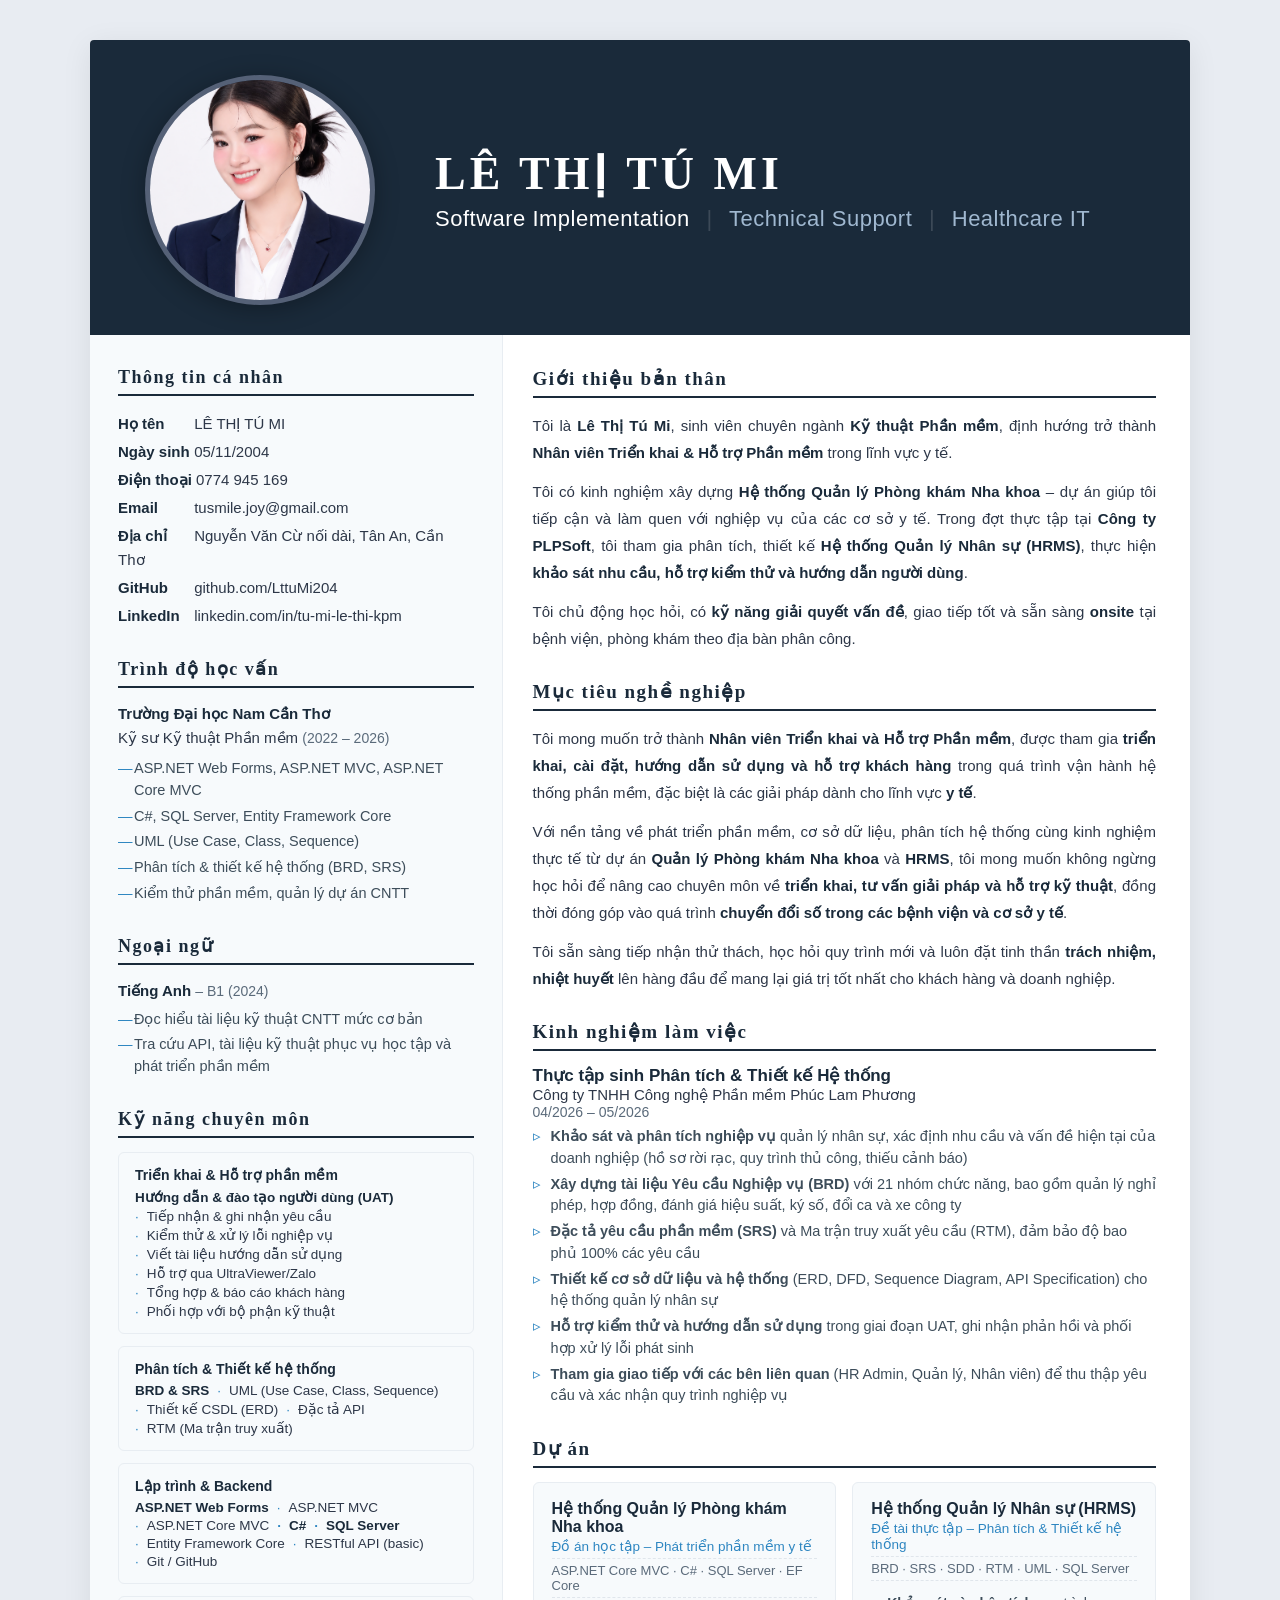
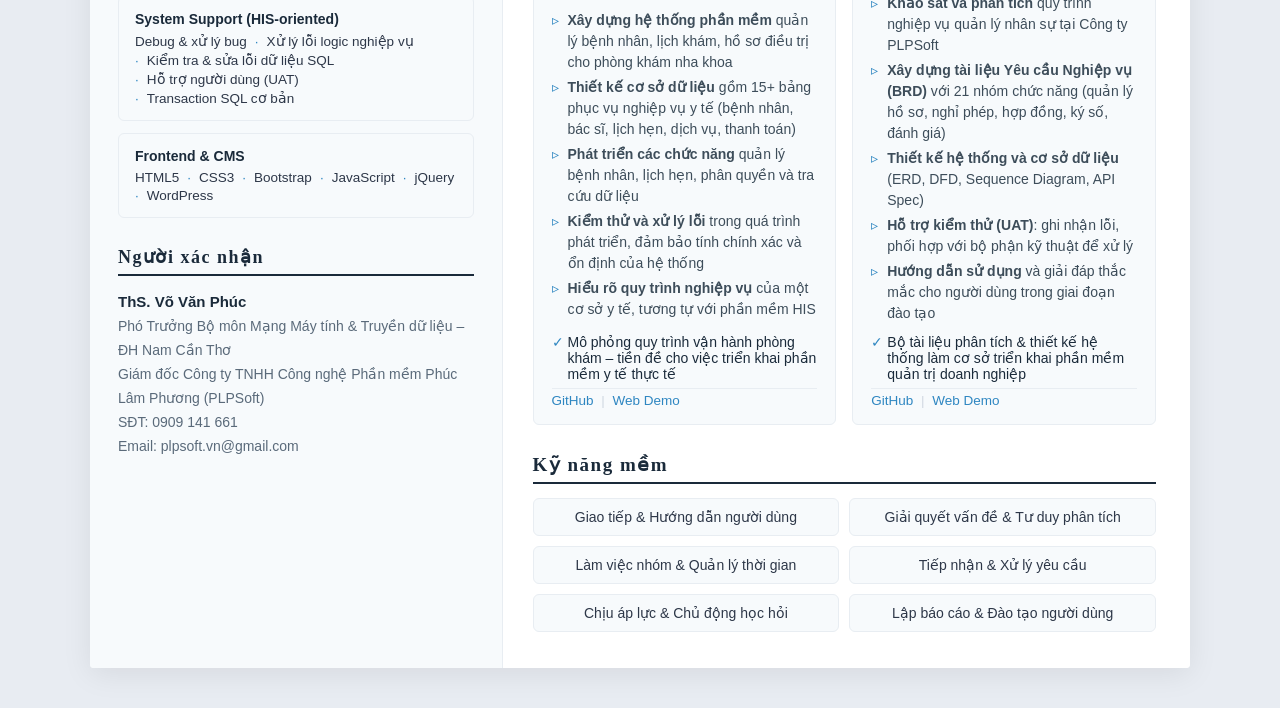
<file: cv.html>
<!DOCTYPE html>
<html lang="vi">

<head>
  <meta charset="UTF-8" />
  <meta name="viewport" content="width=device-width, initial-scale=1.0" />
  <title>CV – LÊ THỊ TÚ MI</title>
  <style>
    * {
      margin: 0;
      padding: 0;
      box-sizing: border-box;
    }

    body {
      background: #e8ecf2;
      display: flex;
      justify-content: center;
      align-items: center;
      padding: 40px 20px;
      min-height: 100vh;
      font-family: 'Segoe UI', 'Helvetica Neue', Arial, sans-serif;
      font-size: 16px;
    }

    .cv {
      max-width: 1100px;
      width: 100%;
      background: #ffffff;
      box-shadow: 0 6px 30px rgba(0, 0, 0, 0.08);
      border-radius: 4px;
      overflow: hidden;
    }

    /* ===== HEADER MỞ RỘNG TỐI ĐA ===== */
    .header {
      display: flex;
      align-items: center;
      gap: 60px;
      padding: 35px 55px 30px;
      background: #1a2a3a;
      color: #ffffff;
    }

    /* ===== AVATAR - HÌNH TRÒN LỚN ===== */
    .header .avatar-wrapper {
      flex: 0 0 230px;
      width: 230px;
      height: 230px;
      border-radius: 50%;
      overflow: hidden;
      flex-shrink: 0;
      background: #2a3a55;
      border: 5px solid rgba(255, 255, 255, 0.2);
      box-shadow: 0 4px 25px rgba(0, 0, 0, 0.3);
      transition: transform 0.3s ease;
    }

    .header .avatar-wrapper:hover {
      transform: scale(1.03);
    }

    .header .avatar-wrapper img {
      width: 100%;
      height: 100%;
      object-fit: cover;
      display: block;
    }

    .header .avatar-wrapper .avatar-placeholder {
      width: 100%;
      height: 100%;
      display: flex;
      align-items: center;
      justify-content: center;
      font-size: 70px;
      font-family: 'Times New Roman', Georgia, serif;
      font-weight: 700;
      color: #8a9ab8;
      background: #2a3a55;
    }

    .header .header-text {
      flex: 1;
    }

    .header .header-text h1 {
      font-family: 'Times New Roman', Georgia, serif;
      font-size: 46px;
      font-weight: 700;
      letter-spacing: 4px;
      color: #ffffff;
      line-height: 1.15;
    }

    .header .header-text .title {
      font-size: 22px;
      font-weight: 400;
      color: #a0b8d0;
      letter-spacing: 0.5px;
      margin-top: 6px;
    }

    .header .header-text .title span {
      color: #ffffff;
      font-weight: 500;
    }

    .header .header-text .title .sep {
      color: rgba(255, 255, 255, 0.15);
      margin: 0 10px;
    }

    /* ===== BODY ===== */
    .body {
      display: grid;
      grid-template-columns: 3fr 5fr;
    }

    /* ===== LEFT COLUMN (3/8) ===== */
    .left {
      background: #f7fafc;
      padding: 32px 28px 36px;
      border-right: 1px solid #e8edf2;
    }

    .left .section {
      margin-bottom: 28px;
    }

    .left .section:last-child {
      margin-bottom: 0;
    }

    .left .section-title {
      font-family: 'Times New Roman', Georgia, serif;
      font-size: 18px;
      font-weight: 700;
      color: #1a2a3a;
      letter-spacing: 1.5px;
      border-bottom: 2px solid #1a2a3a;
      padding-bottom: 6px;
      margin-bottom: 14px;
    }

    .info-item {
      font-size: 15px;
      line-height: 1.6;
      color: #2d3748;
      padding: 2px 0;
    }

    .info-item .label {
      font-weight: 600;
      color: #1a2a3a;
      display: inline-block;
      min-width: 72px;
    }

    .info-item a {
      color: #2d3748;
      text-decoration: none;
      border-bottom: 1px solid transparent;
      transition: border-color 0.2s;
    }

    .info-item a:hover {
      border-bottom-color: #2e86c1;
    }

    .edu-item {
      font-size: 15px;
      line-height: 1.6;
      color: #2d3748;
    }

    .edu-item strong {
      font-weight: 600;
      color: #1a2a3a;
    }

    .edu-item .meta {
      color: #5a6a7a;
      font-size: 14px;
    }

    .edu-list {
      list-style: none;
      padding: 0;
      margin: 6px 0 0;
    }

    .edu-list li {
      font-size: 14.5px;
      color: #3d4d5a;
      padding: 2px 0 2px 16px;
      position: relative;
      line-height: 1.5;
    }

    .edu-list li::before {
      content: "—";
      position: absolute;
      left: 0;
      color: #2e86c1;
    }

    .lang-item {
      font-size: 15px;
      line-height: 1.6;
      color: #2d3748;
    }

    .lang-item strong {
      font-weight: 600;
      color: #1a2a3a;
    }

    .lang-item .level {
      color: #5a6a7a;
      font-size: 14px;
    }

    .lang-desc {
      list-style: none;
      padding: 0;
      margin: 4px 0 0;
    }

    .lang-desc li {
      font-size: 14.5px;
      color: #3d4d5a;
      padding: 2px 0 2px 16px;
      position: relative;
      line-height: 1.5;
    }

    .lang-desc li::before {
      content: "—";
      position: absolute;
      left: 0;
      color: #2e86c1;
    }

    /* ===== KỸ NĂNG CHUYÊN MÔN (TRÁI) - DẠNG PROJ-CARD ===== */
    .skill-card {
      background: #f7fafc;
      border: 1px solid #e8edf2;
      border-radius: 6px;
      padding: 14px 16px;
      margin-bottom: 12px;
      transition: border-color 0.2s;
    }

    .skill-card:last-child {
      margin-bottom: 0;
    }

    .skill-card:hover {
      border-color: #2e86c1;
    }

    .skill-card .skill-label {
      font-size: 14px;
      font-weight: 600;
      color: #1a2a3a;
      display: block;
      margin-bottom: 6px;
    }

    .skill-card .skill-tags {
      display: flex;
      flex-wrap: wrap;
      gap: 3px 8px;
    }

    .skill-card .skill-tag {
      font-size: 13.5px;
      color: #2d3748;
    }

    .skill-card .skill-tag+.skill-tag::before {
      content: "·";
      margin-right: 8px;
      color: #2e86c1;
    }

    .skill-card .skill-tag:first-child::before {
      content: none;
    }

    .skill-card .skill-tag.primary {
      font-weight: 600;
      color: #1a2a3a;
    }

    .ref-item {
      font-size: 15px;
      line-height: 1.6;
      color: #2d3748;
    }

    .ref-item strong {
      font-weight: 600;
      color: #1a2a3a;
    }

    .ref-item .ref-role {
      color: #5a6a7a;
      font-size: 14px;
    }

    .ref-item .ref-contact {
      color: #5a6a7a;
      font-size: 14px;
    }

    /* ===== RIGHT COLUMN (5/8) ===== */
    .right {
      background: #ffffff;
      padding: 32px 34px 36px 30px;
    }

    .right .section {
      margin-bottom: 28px;
    }

    .right .section:last-child {
      margin-bottom: 0;
    }

    .right .section-title {
      font-family: 'Times New Roman', Georgia, serif;
      font-size: 19px;
      font-weight: 700;
      color: #1a2a3a;
      letter-spacing: 1.5px;
      border-bottom: 2px solid #1a2a3a;
      padding-bottom: 6px;
      margin-bottom: 14px;
    }

    /* Intro */
    .intro-text {
      font-size: 15px;
      line-height: 1.8;
      color: #2d3748;
      text-align: justify;
    }

    .intro-text p {
      margin-bottom: 12px;
    }

    .intro-text p:last-child {
      margin-bottom: 0;
    }

    .intro-text strong {
      color: #1a2a3a;
      font-weight: 600;
    }

    /* Experience */
    .exp-item {
      margin-bottom: 14px;
    }

    .exp-item:last-child {
      margin-bottom: 0;
    }

    .exp-item .exp-header {
      display: flex;
      flex-wrap: wrap;
      justify-content: space-between;
      align-items: baseline;
    }

    .exp-item .exp-title {
      font-size: 17px;
      font-weight: 600;
      color: #1a2a3a;
    }

    .exp-item .exp-company {
      font-size: 15px;
      font-weight: 500;
      color: #2d3748;
    }

    .exp-item .exp-period {
      font-size: 14px;
      color: #5a6a7a;
    }

    .exp-item .exp-list {
      list-style: none;
      padding: 0;
      margin: 4px 0 0;
    }

    .exp-item .exp-list li {
      font-size: 14.5px;
      color: #3d4d5a;
      padding: 2px 0 2px 18px;
      position: relative;
      line-height: 1.5;
    }

    .exp-item .exp-list li::before {
      content: "▹";
      position: absolute;
      left: 0;
      color: #2e86c1;
    }

    /* ===== PROJECTS - GRID 2x2 ===== */
    .projects-grid {
      display: grid;
      grid-template-columns: 1fr 1fr;
      gap: 16px;
    }

    .proj-card {
      background: #f7fafc;
      border: 1px solid #e8edf2;
      border-radius: 6px;
      padding: 16px 18px;
      transition: border-color 0.2s;
      display: flex;
      flex-direction: column;
    }

    .proj-card:hover {
      border-color: #2e86c1;
    }

    .proj-card .proj-title {
      font-size: 16px;
      font-weight: 600;
      color: #1a2a3a;
      margin-bottom: 2px;
    }

    .proj-card .proj-meta {
      font-size: 13.5px;
      color: #2e86c1;
      font-weight: 500;
    }

    .proj-card .proj-tech {
      font-size: 13px;
      color: #5a6a7a;
      margin: 4px 0 6px;
      padding: 4px 0;
      border-top: 1px dashed #e0e6ec;
      border-bottom: 1px dashed #e0e6ec;
    }

    .proj-card .proj-list {
      list-style: none;
      padding: 0;
      margin: 4px 0 4px;
      flex: 1;
    }

    .proj-card .proj-list li {
      font-size: 14px;
      color: #3d4d5a;
      padding: 2px 0 2px 16px;
      position: relative;
      line-height: 1.5;
    }

    .proj-card .proj-list li::before {
      content: "▹";
      position: absolute;
      left: 0;
      color: #2e86c1;
    }

    .proj-card .proj-result {
      font-size: 14px;
      color: #1a2a3a;
      font-weight: 500;
      margin-top: 2px;
      padding: 2px 0 2px 16px;
      position: relative;
    }

    .proj-card .proj-result::before {
      content: "✓";
      position: absolute;
      left: 0;
      color: #2e86c1;
    }

    .proj-card .proj-links {
      font-size: 13.5px;
      color: #5a6a7a;
      margin-top: 4px;
      padding-top: 4px;
      border-top: 1px solid #e8edf2;
    }

    .proj-card .proj-links a {
      color: #2e86c1;
      text-decoration: none;
      border-bottom: 1px solid transparent;
      transition: border-color 0.2s;
    }

    .proj-card .proj-links a:hover {
      border-bottom-color: #2e86c1;
    }

    .proj-card .proj-links .sep {
      color: #d0d8e0;
      margin: 0 4px;
    }

    /* ===== KỸ NĂNG MỀM (PHẢI - 2 CỘT) ===== */
    .soft-skills-grid {
      display: grid;
      grid-template-columns: 1fr 1fr;
      gap: 10px;
    }

    .soft-skill-item {
      background: #f7fafc;
      border: 1px solid #e8edf2;
      border-radius: 6px;
      padding: 10px 16px;
      transition: border-color 0.2s;
      font-size: 14px;
      color: #2d3748;
      text-align: center;
    }

    .soft-skill-item:hover {
      border-color: #2e86c1;
    }

    /* ===== RESPONSIVE ===== */
    @media (max-width: 820px) {
      .header {
        flex-direction: column;
        text-align: center;
        gap: 24px;
        padding: 28px 30px;
      }

      .header .avatar-wrapper {
        flex: 0 0 170px;
        width: 170px;
        height: 170px;
      }

      .header .header-text h1 {
        font-size: 34px;
        letter-spacing: 2px;
      }

      .header .header-text .title {
        font-size: 17px;
      }

      .body {
        grid-template-columns: 1fr;
      }

      .left {
        border-right: none;
        border-bottom: 1px solid #e8edf2;
      }

      .projects-grid {
        grid-template-columns: 1fr;
      }

      .soft-skills-grid {
        grid-template-columns: 1fr 1fr;
      }
    }

    @media (max-width: 480px) {
      .header {
        padding: 20px 16px;
        gap: 18px;
      }

      .header .avatar-wrapper {
        flex: 0 0 140px;
        width: 140px;
        height: 140px;
        border-width: 3px;
      }

      .header .header-text h1 {
        font-size: 26px;
        letter-spacing: 1px;
      }

      .header .header-text .title {
        font-size: 14px;
      }

      .header .header-text .title .sep {
        margin: 0 4px;
      }

      .left {
        padding: 20px 16px;
      }

      .right {
        padding: 20px 16px;
      }

      .left .section-title,
      .right .section-title {
        font-size: 16px;
      }

      .exp-item .exp-header {
        flex-direction: column;
      }

      .proj-card {
        padding: 12px 14px;
      }

      .skill-card {
        padding: 10px 12px;
      }

      .soft-skills-grid {
        grid-template-columns: 1fr;
      }
    }

    /* ===== PRINT ===== */
    @media print {
      body {
        background: #fff;
        padding: 0;
        font-size: 14px;
      }

      .cv {
        max-width: 100%;
        box-shadow: none;
        border-radius: 0;
      }

      .header {
        -webkit-print-color-adjust: exact;
        print-color-adjust: exact;
        padding: 25px 40px 20px;
        gap: 45px;
      }

      .header .avatar-wrapper {
        -webkit-print-color-adjust: exact;
        print-color-adjust: exact;
        flex: 0 0 180px;
        width: 180px;
        height: 180px;
        border-width: 4px;
        box-shadow: none;
      }

      .header .avatar-wrapper:hover {
        transform: none;
      }

      .header .header-text h1 {
        font-size: 36px;
        letter-spacing: 3px;
      }

      .header .header-text .title {
        font-size: 18px;
      }

      .left {
        -webkit-print-color-adjust: exact;
        print-color-adjust: exact;
      }

      .left .section-title {
        font-size: 15px;
      }

      .right .section-title {
        font-size: 16px;
      }

      .left .section-title,
      .right .section-title {
        border-bottom-width: 1.5px;
      }

      .proj-card {
        break-inside: avoid;
        page-break-inside: avoid;
        border-color: #d0d8e0;
      }

      .skill-card {
        break-inside: avoid;
        page-break-inside: avoid;
        border-color: #d0d8e0;
      }

      .soft-skill-item {
        break-inside: avoid;
        page-break-inside: avoid;
        border-color: #d0d8e0;
      }

      .proj-card .proj-links a {
        color: #1a2a3a;
      }

      .info-item a {
        color: #1a2a3a;
      }

      .skill-card .skill-tag.primary {
        color: #1a2a3a;
      }

      .info-item {
        font-size: 13px;
      }

      .edu-item {
        font-size: 13px;
      }

      .edu-list li {
        font-size: 12.5px;
      }

      .lang-item {
        font-size: 13px;
      }

      .lang-desc li {
        font-size: 12.5px;
      }

      .ref-item {
        font-size: 13px;
      }

      .intro-text {
        font-size: 13px;
      }

      .exp-item .exp-title {
        font-size: 15px;
      }

      .exp-item .exp-company {
        font-size: 13px;
      }

      .exp-item .exp-period {
        font-size: 12px;
      }

      .exp-item .exp-list li {
        font-size: 12.5px;
      }

      .proj-card .proj-title {
        font-size: 14px;
      }

      .proj-card .proj-meta {
        font-size: 11.5px;
      }

      .proj-card .proj-tech {
        font-size: 11px;
      }

      .proj-card .proj-list li {
        font-size: 12px;
      }

      .proj-card .proj-result {
        font-size: 12px;
      }

      .proj-card .proj-links {
        font-size: 11.5px;
      }

      .skill-card .skill-label {
        font-size: 13px;
      }

      .skill-card .skill-tag {
        font-size: 12px;
      }

      .soft-skill-item {
        font-size: 13px;
        padding: 8px 12px;
      }
    }
  </style>
</head>

<body>

  <div class="cv">

    <!-- ===== HEADER MỞ RỘNG ===== -->
    <div class="header">
      <div class="avatar-wrapper">
        <img src="assets/images/avatarcv.png" alt="Lê Thị Tú Mi" />
      </div>
      <div class="header-text">
        <h1>LÊ THỊ TÚ MI</h1>
        <div class="title">
          <span>Software Implementation</span>
          <span class="sep">|</span>
          Technical Support
          <span class="sep">|</span>
          Healthcare IT
        </div>
      </div>
    </div>

    <!-- ===== BODY ===== -->
    <div class="body">

      <!-- ===== LEFT: 3/8 ===== -->
      <div class="left">

        <!-- THÔNG TIN CÁ NHÂN -->
        <div class="section">
          <div class="section-title">Thông tin cá nhân</div>
          <div class="info-item">
            <span class="label">Họ tên</span> LÊ THỊ TÚ MI
          </div>
          <div class="info-item">
            <span class="label">Ngày sinh</span> 05/11/2004
          </div>
          <div class="info-item">
            <span class="label">Điện thoại</span> 0774 945 169
          </div>
          <div class="info-item">
            <span class="label">Email</span> <a href="mailto:tusmile.joy@gmail.com">tusmile.joy@gmail.com</a>
          </div>
          <div class="info-item">
            <span class="label">Địa chỉ</span> Nguyễn Văn Cừ nối dài, Tân An, Cần Thơ
          </div>
          <div class="info-item">
            <span class="label">GitHub</span> <a href="https://github.com/LttuMi204"
              target="_blank">github.com/LttuMi204</a>
          </div>
          <div class="info-item">
            <span class="label">LinkedIn</span> <a href="https://linkedin.com/in/tu-mi-le-thi-kpm"
              target="_blank">linkedin.com/in/tu-mi-le-thi-kpm</a>
          </div>
        </div>

        <!-- TRÌNH ĐỘ HỌC VẤN -->
        <div class="section">
          <div class="section-title">Trình độ học vấn</div>
          <div class="edu-item">
            <strong>Trường Đại học Nam Cần Thơ</strong><br />
            Kỹ sư Kỹ thuật Phần mềm <span class="meta">(2022 – 2026)</span>
          </div>
          <ul class="edu-list">
            <li>ASP.NET Web Forms, ASP.NET MVC, ASP.NET Core MVC</li>
            <li>C#, SQL Server, Entity Framework Core</li>
            <li>UML (Use Case, Class, Sequence)</li>
            <li>Phân tích &amp; thiết kế hệ thống (BRD, SRS)</li>
            <li>Kiểm thử phần mềm, quản lý dự án CNTT</li>
          </ul>
        </div>

        <!-- NGOẠI NGỮ -->
        <div class="section">
          <div class="section-title">Ngoại ngữ</div>
          <div class="lang-item">
            <strong>Tiếng Anh</strong> <span class="level">– B1 (2024)</span>
          </div>
          <ul class="lang-desc">
            <li>Đọc hiểu tài liệu kỹ thuật CNTT mức cơ bản</li>
            <li>Tra cứu API, tài liệu kỹ thuật phục vụ học tập và phát triển phần mềm</li>
          </ul>
        </div>

        <!-- ===== KỸ NĂNG CHUYÊN MÔN (TRÁI) - DẠNG PROJ-CARD ===== -->
        <div class="section">
          <div class="section-title">Kỹ năng chuyên môn</div>
          <!-- Thêm card mới -->
          <!-- Triển khai & Hỗ trợ phần mềm -->
<div class="skill-card">
  <span class="skill-label">Triển khai & Hỗ trợ phần mềm</span>
  <div class="skill-tags">
    <span class="skill-tag primary">Hướng dẫn & đào tạo người dùng (UAT)</span>
    <span class="skill-tag">Tiếp nhận & ghi nhận yêu cầu</span>
    <span class="skill-tag">Kiểm thử & xử lý lỗi nghiệp vụ</span>
    <span class="skill-tag">Viết tài liệu hướng dẫn sử dụng</span>
    <span class="skill-tag">Hỗ trợ qua UltraViewer/Zalo</span>
    <span class="skill-tag">Tổng hợp & báo cáo khách hàng</span>
    <span class="skill-tag">Phối hợp với bộ phận kỹ thuật</span>
  </div>
</div>

<!-- Phân tích & Thiết kế hệ thống -->
<div class="skill-card">
  <span class="skill-label">Phân tích & Thiết kế hệ thống</span>
  <div class="skill-tags">
    <span class="skill-tag primary">BRD & SRS</span>
    <span class="skill-tag">UML (Use Case, Class, Sequence)</span>
    <span class="skill-tag">Thiết kế CSDL (ERD)</span>
    <span class="skill-tag">Đặc tả API</span>
    <span class="skill-tag">RTM (Ma trận truy xuất)</span>
  </div>
</div>
          <div class="skill-card">
            <span class="skill-label">Lập trình &amp; Backend</span>
            <div class="skill-tags">
              <span class="skill-tag primary">ASP.NET Web Forms</span>
              <span class="skill-tag">ASP.NET MVC</span>
              <span class="skill-tag">ASP.NET Core MVC</span>
              <span class="skill-tag primary">C#</span>
              <span class="skill-tag primary">SQL Server</span>
              <span class="skill-tag">Entity Framework Core</span>
              <span class="skill-tag">RESTful API (basic)</span>
              <span class="skill-tag">Git / GitHub</span>
            </div>
          </div>


          <div class="skill-card">
            <span class="skill-label">System Support (HIS-oriented)</span>
            <div class="skill-tags">
              <span class="skill-tag">Debug &amp; xử lý bug</span>
              <span class="skill-tag">Xử lý lỗi logic nghiệp vụ</span>
              <span class="skill-tag">Kiểm tra &amp; sửa lỗi dữ liệu SQL</span>
              <span class="skill-tag">Hỗ trợ người dùng (UAT)</span>
              <span class="skill-tag">Transaction SQL cơ bản</span>
            </div>
          </div>

          <div class="skill-card">
            <span class="skill-label">Frontend &amp; CMS</span>
            <div class="skill-tags">
              <span class="skill-tag">HTML5</span>
              <span class="skill-tag">CSS3</span>
              <span class="skill-tag">Bootstrap</span>
              <span class="skill-tag">JavaScript</span>
              <span class="skill-tag">jQuery</span>
              <span class="skill-tag">WordPress</span>
            </div>
          </div>
        </div>

        <!-- NGƯỜI XÁC NHẬN -->
        <div class="section">
          <div class="section-title">Người xác nhận</div>
          <div class="ref-item">
            <strong>ThS. Võ Văn Phúc</strong><br />
            <span class="ref-role">Phó Trưởng Bộ môn Mạng Máy tính &amp; Truyền dữ liệu – ĐH Nam Cần Thơ</span><br />
            <span class="ref-role">Giám đốc Công ty TNHH Công nghệ Phần mềm Phúc Lâm Phương (PLPSoft)</span><br />
            <span class="ref-contact">SĐT: 0909 141 661</span><br />
            <span class="ref-contact">Email: plpsoft.vn@gmail.com</span>
          </div>
        </div>

      </div>

      <!-- ===== RIGHT: 5/8 ===== -->
      <div class="right">

        <!-- GIỚI THIỆU BẢN THÂN -->

        <div class="section">
          <div class="section-title">Giới thiệu bản thân</div>

          <div class="intro-text">
  <p>
    Tôi là <strong>Lê Thị Tú Mi</strong>, sinh viên chuyên ngành <strong>Kỹ thuật Phần mềm</strong>, 
    định hướng trở thành <strong>Nhân viên Triển khai & Hỗ trợ Phần mềm</strong> trong lĩnh vực y tế.
  </p>

  <p>
    Tôi có kinh nghiệm xây dựng <strong>Hệ thống Quản lý Phòng khám Nha khoa</strong> – 
    dự án giúp tôi tiếp cận và làm quen với nghiệp vụ của các cơ sở y tế. 
    Trong đợt thực tập tại <strong>Công ty PLPSoft</strong>, tôi tham gia phân tích, thiết kế 
    <strong>Hệ thống Quản lý Nhân sự (HRMS)</strong>, thực hiện <strong>khảo sát nhu cầu, 
    hỗ trợ kiểm thử và hướng dẫn người dùng</strong>.
  </p>

  <p>
    Tôi chủ động học hỏi, có <strong>kỹ năng giải quyết vấn đề</strong>, giao tiếp tốt 
    và sẵn sàng <strong>onsite</strong> tại bệnh viện, phòng khám theo địa bàn phân công.
  </p>
</div>
        </div>


        <!-- MỤC TIÊU NGHỀ NGHIỆP -->
        <div class="section">
  <div class="section-title">Mục tiêu nghề nghiệp</div>

  <div class="intro-text">
    <p>
      Tôi mong muốn trở thành <strong>Nhân viên Triển khai và Hỗ trợ Phần mềm</strong>, 
      được tham gia <strong>triển khai, cài đặt, hướng dẫn sử dụng và hỗ trợ khách hàng</strong> 
      trong quá trình vận hành hệ thống phần mềm, đặc biệt là các giải pháp dành cho lĩnh vực 
      <strong>y tế</strong>.
    </p>

    <p>
      Với nền tảng về phát triển phần mềm, cơ sở dữ liệu, phân tích hệ thống cùng kinh nghiệm 
      thực tế từ dự án <strong>Quản lý Phòng khám Nha khoa</strong> và <strong>HRMS</strong>, 
      tôi mong muốn không ngừng học hỏi để nâng cao chuyên môn về <strong>triển khai, 
      tư vấn giải pháp và hỗ trợ kỹ thuật</strong>, đồng thời đóng góp vào quá trình 
      <strong>chuyển đổi số trong các bệnh viện và cơ sở y tế</strong>.
    </p>

    <p>
      Tôi sẵn sàng tiếp nhận thử thách, học hỏi quy trình mới và luôn đặt tinh thần 
      <strong>trách nhiệm, nhiệt huyết</strong> lên hàng đầu để mang lại giá trị tốt nhất 
      cho khách hàng và doanh nghiệp.
    </p>
  </div>
</div>
        <!-- KINH NGHIỆM LÀM VIỆC -->
        <div class="section">
          <div class="section-title">Kinh nghiệm làm việc</div>

          <div class="exp-item">
  <div class="exp-header">
    <span class="exp-title">Thực tập sinh Phân tích & Thiết kế Hệ thống</span>
    <span class="exp-company">Công ty TNHH Công nghệ Phần mềm Phúc Lam Phương</span>
  </div>
  <div class="exp-period">04/2026 – 05/2026</div>
  <ul class="exp-list">
    <li><strong>Khảo sát và phân tích nghiệp vụ</strong> quản lý nhân sự, xác định nhu cầu và vấn đề hiện tại của doanh nghiệp (hồ sơ rời rạc, quy trình thủ công, thiếu cảnh báo)</li>
    <li><strong>Xây dựng tài liệu Yêu cầu Nghiệp vụ (BRD)</strong> với 21 nhóm chức năng, bao gồm quản lý nghỉ phép, hợp đồng, đánh giá hiệu suất, ký số, đổi ca và xe công ty</li>
    <li><strong>Đặc tả yêu cầu phần mềm (SRS)</strong> và Ma trận truy xuất yêu cầu (RTM), đảm bảo độ bao phủ 100% các yêu cầu</li>
    <li><strong>Thiết kế cơ sở dữ liệu và hệ thống</strong> (ERD, DFD, Sequence Diagram, API Specification) cho hệ thống quản lý nhân sự</li>
    <li><strong>Hỗ trợ kiểm thử và hướng dẫn sử dụng</strong> trong giai đoạn UAT, ghi nhận phản hồi và phối hợp xử lý lỗi phát sinh</li>
    <li><strong>Tham gia giao tiếp với các bên liên quan</strong> (HR Admin, Quản lý, Nhân viên) để thu thập yêu cầu và xác nhận quy trình nghiệp vụ</li>
  </ul>
</div>
        </div>

        <!-- ===== DỰ ÁN - GRID 2x2 ===== -->
        <div class="section">
          <div class="section-title">Dự án</div>

          <div class="projects-grid">

            <!-- Project 1: Clinic -->
            <div class="proj-card">
  <div class="proj-title">Hệ thống Quản lý Phòng khám Nha khoa</div>
  <div class="proj-meta">
    Đồ án học tập – Phát triển phần mềm y tế
  </div>
  <div class="proj-tech">
    ASP.NET Core MVC · C# · SQL Server · EF Core
  </div>
  <ul class="proj-list">
    <li><strong>Xây dựng hệ thống phần mềm</strong> quản lý bệnh nhân, lịch khám, hồ sơ điều trị cho phòng khám nha khoa</li>
    <li><strong>Thiết kế cơ sở dữ liệu</strong> gồm 15+ bảng phục vụ nghiệp vụ y tế (bệnh nhân, bác sĩ, lịch hẹn, dịch vụ, thanh toán)</li>
    <li><strong>Phát triển các chức năng</strong> quản lý bệnh nhân, lịch hẹn, phân quyền và tra cứu dữ liệu</li>
    <li><strong>Kiểm thử và xử lý lỗi</strong> trong quá trình phát triển, đảm bảo tính chính xác và ổn định của hệ thống</li>
    <li><strong>Hiểu rõ quy trình nghiệp vụ</strong> của một cơ sở y tế, tương tự với phần mềm HIS</li>
  </ul>
  <div class="proj-result">
    Mô phỏng quy trình vận hành phòng khám – tiền đề cho việc triển khai phần mềm y tế thực tế
  </div>
  <div class="proj-links">
    <a href="https://github.com/LttuMi204/quanlyphongkhamnhakhoa" target="_blank">GitHub</a>
    <span class="sep">|</span>
    <a href="http://quanlyphongkham-doan2.runasp.net/" target="_blank">Web Demo</a>
  </div>
</div>

            <!-- Project 2: HRMS -->
            <div class="proj-card">
  <div class="proj-title">Hệ thống Quản lý Nhân sự (HRMS)</div>
  <div class="proj-meta">
    Đề tài thực tập – Phân tích & Thiết kế hệ thống
  </div>
  <div class="proj-tech">
    BRD · SRS · SDD · RTM · UML · SQL Server
  </div>
  <ul class="proj-list">
    <li><strong>Khảo sát và phân tích</strong> quy trình nghiệp vụ quản lý nhân sự tại Công ty PLPSoft</li>
    <li><strong>Xây dựng tài liệu Yêu cầu Nghiệp vụ (BRD)</strong> với 21 nhóm chức năng (quản lý hồ sơ, nghỉ phép, hợp đồng, ký số, đánh giá)</li>
    <li><strong>Thiết kế hệ thống và cơ sở dữ liệu</strong> (ERD, DFD, Sequence Diagram, API Spec)</li>
    <li><strong>Hỗ trợ kiểm thử (UAT)</strong>: ghi nhận lỗi, phối hợp với bộ phận kỹ thuật để xử lý</li>
    <li><strong>Hướng dẫn sử dụng</strong> và giải đáp thắc mắc cho người dùng trong giai đoạn đào tạo</li>
  </ul>
  <div class="proj-result">
    Bộ tài liệu phân tích & thiết kế hệ thống làm cơ sở triển khai phần mềm quản trị doanh nghiệp
  </div>
  <div class="proj-links">
    <a href="https://github.com/LttuMi204/HRMS-Human-Resource-Management-System" target="_blank">GitHub</a>
    <span class="sep">|</span>
    <a href="https://lttumi204.github.io/HRMS-Human-Resource-Management-System/" target="_blank">Web Demo</a>
  </div>
</div>
            <!-- Project 3: Thaison Mobile -->
            <!-- <div class="proj-card">
              <div class="proj-title">Website Bán hàng Thiết bị Di động</div>
              <div class="proj-meta">Web Developer</div>
              <div class="proj-tech">WordPress · ASP.NET MVC · C# · SQL Server · Bootstrap</div>
              <ul class="proj-list">
                <li>Xây dựng website thương mại điện tử trên nền tảng WordPress</li>
                <li>Tùy chỉnh giao diện và quản lý sản phẩm, danh mục</li>
                <li>Tối ưu trải nghiệm người dùng và hiệu năng</li>
              </ul>
              <div class="proj-links">
                <a href="https://thaisonmobile.id.vn/" target="_blank">Web Demo</a>
              </div>
            </div> -->

            <!-- Project 4: Restaurant -->
            <!-- <div class="proj-card">
              <div class="proj-title">Hệ thống Quản lý Nhà hàng</div>
              <div class="proj-meta">Developer</div>
              <div class="proj-tech">C# · Windows Forms · SQL Server</div>
              <ul class="proj-list">
                <li>Quản lý món ăn, đơn hàng, khách hàng</li>
                <li>Ứng dụng desktop CRUD cơ bản</li>
              </ul>
              <div class="proj-links">
                <a href="https://github.com/LttuMi204/WindowsFormsApp_DOAN-2203" target="_blank">GitHub</a>
              </div>
            </div> -->

          </div>
        </div>

        <!-- ===== KỸ NĂNG MỀM (PHẢI - 2 CỘT) ===== -->
        <div class="section">
          <div class="section-title">Kỹ năng mềm</div>

          <div class="soft-skills-grid">
  <div class="soft-skill-item">Giao tiếp & Hướng dẫn người dùng</div>
  <div class="soft-skill-item">Giải quyết vấn đề & Tư duy phân tích</div>
  <div class="soft-skill-item">Làm việc nhóm & Quản lý thời gian</div>
  <div class="soft-skill-item">Tiếp nhận & Xử lý yêu cầu</div>
  <div class="soft-skill-item">Chịu áp lực & Chủ động học hỏi</div>
  <div class="soft-skill-item">Lập báo cáo & Đào tạo người dùng</div>
</div>

      </div>
    </div>
  </div>

</body>

</html>
</file>
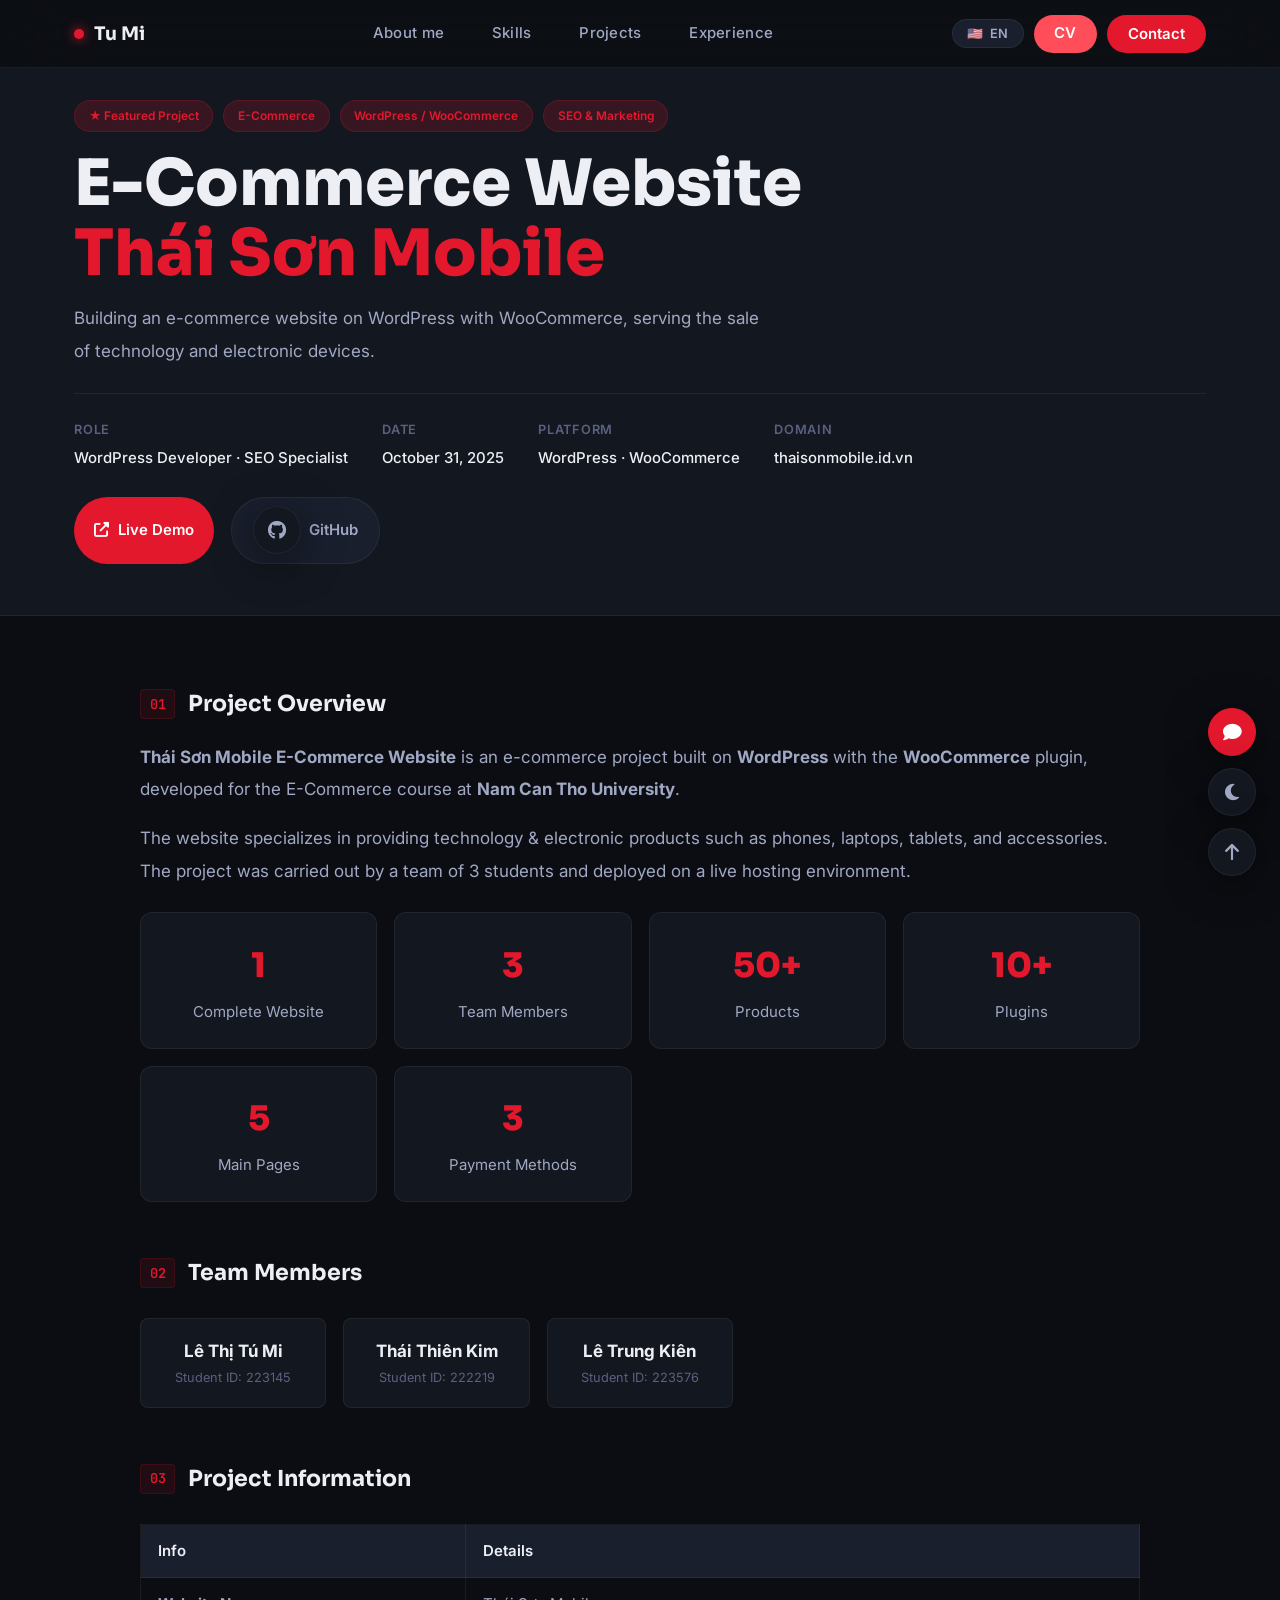
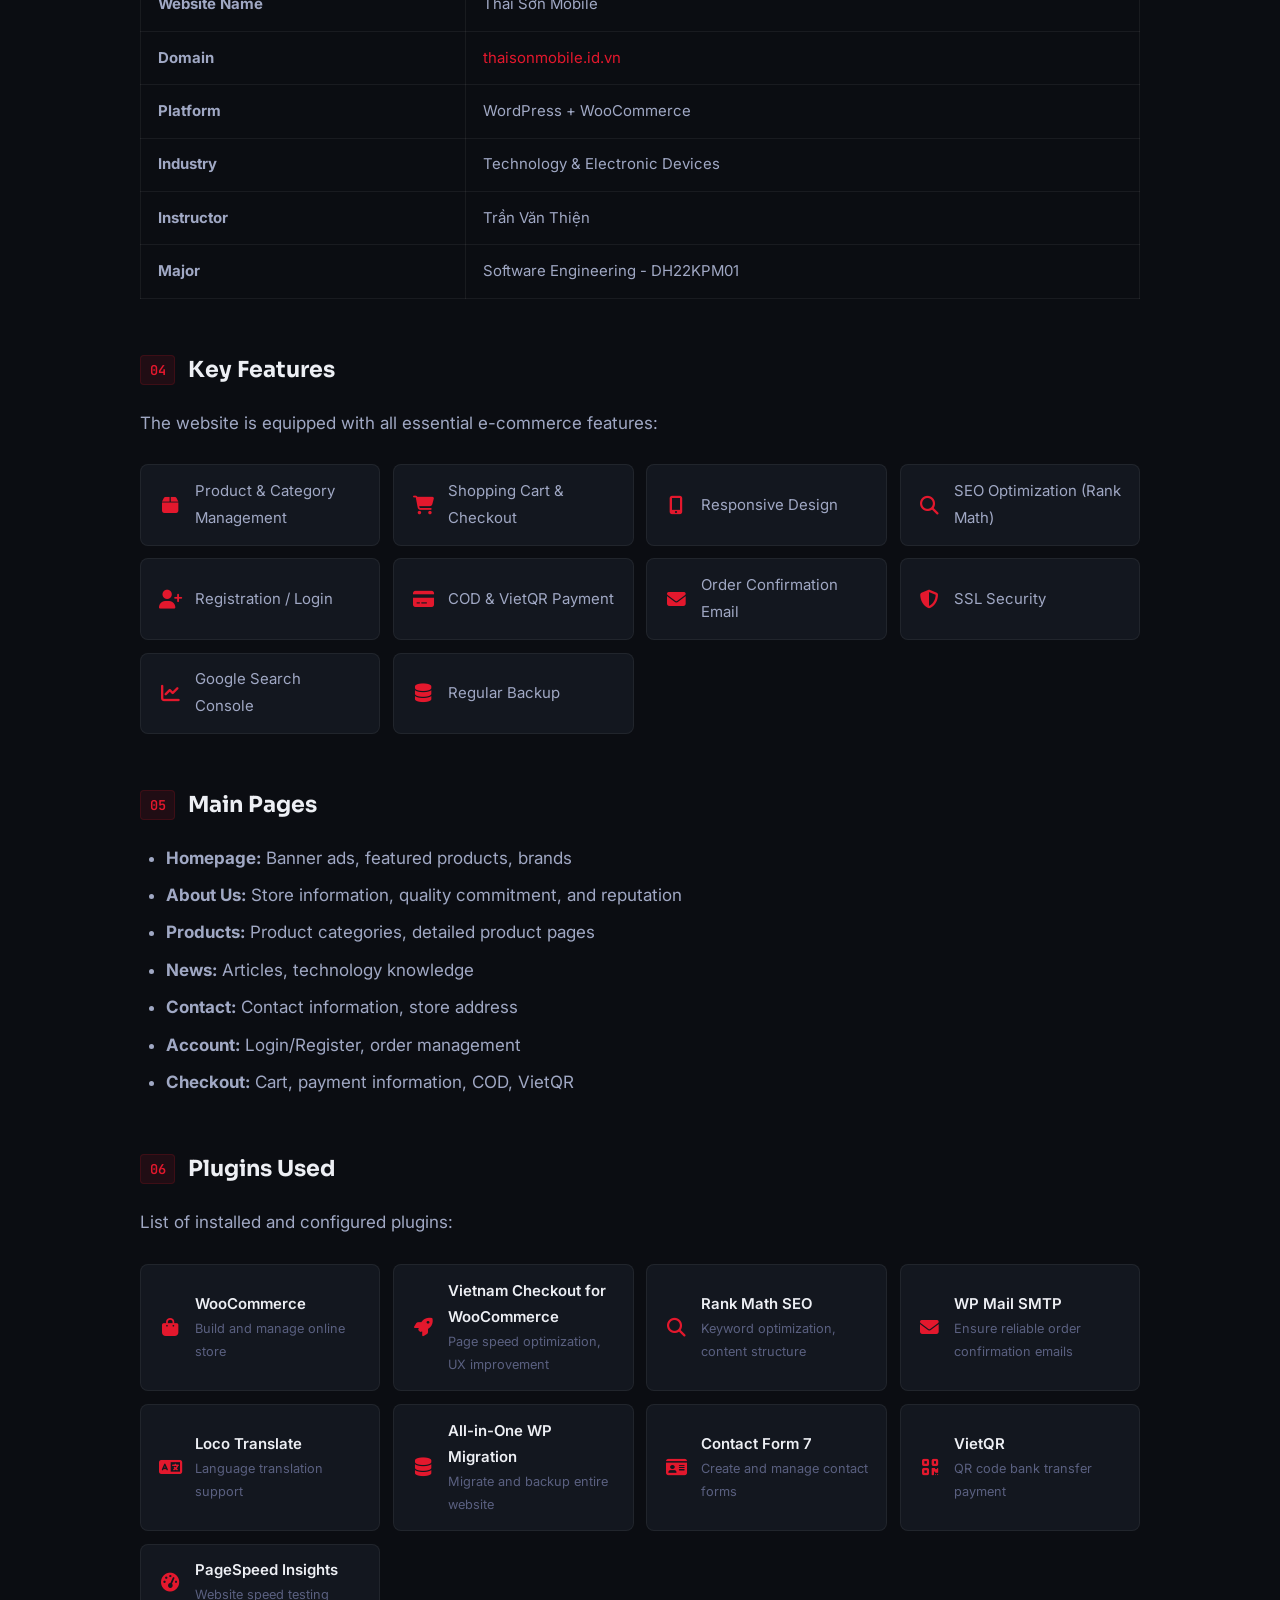
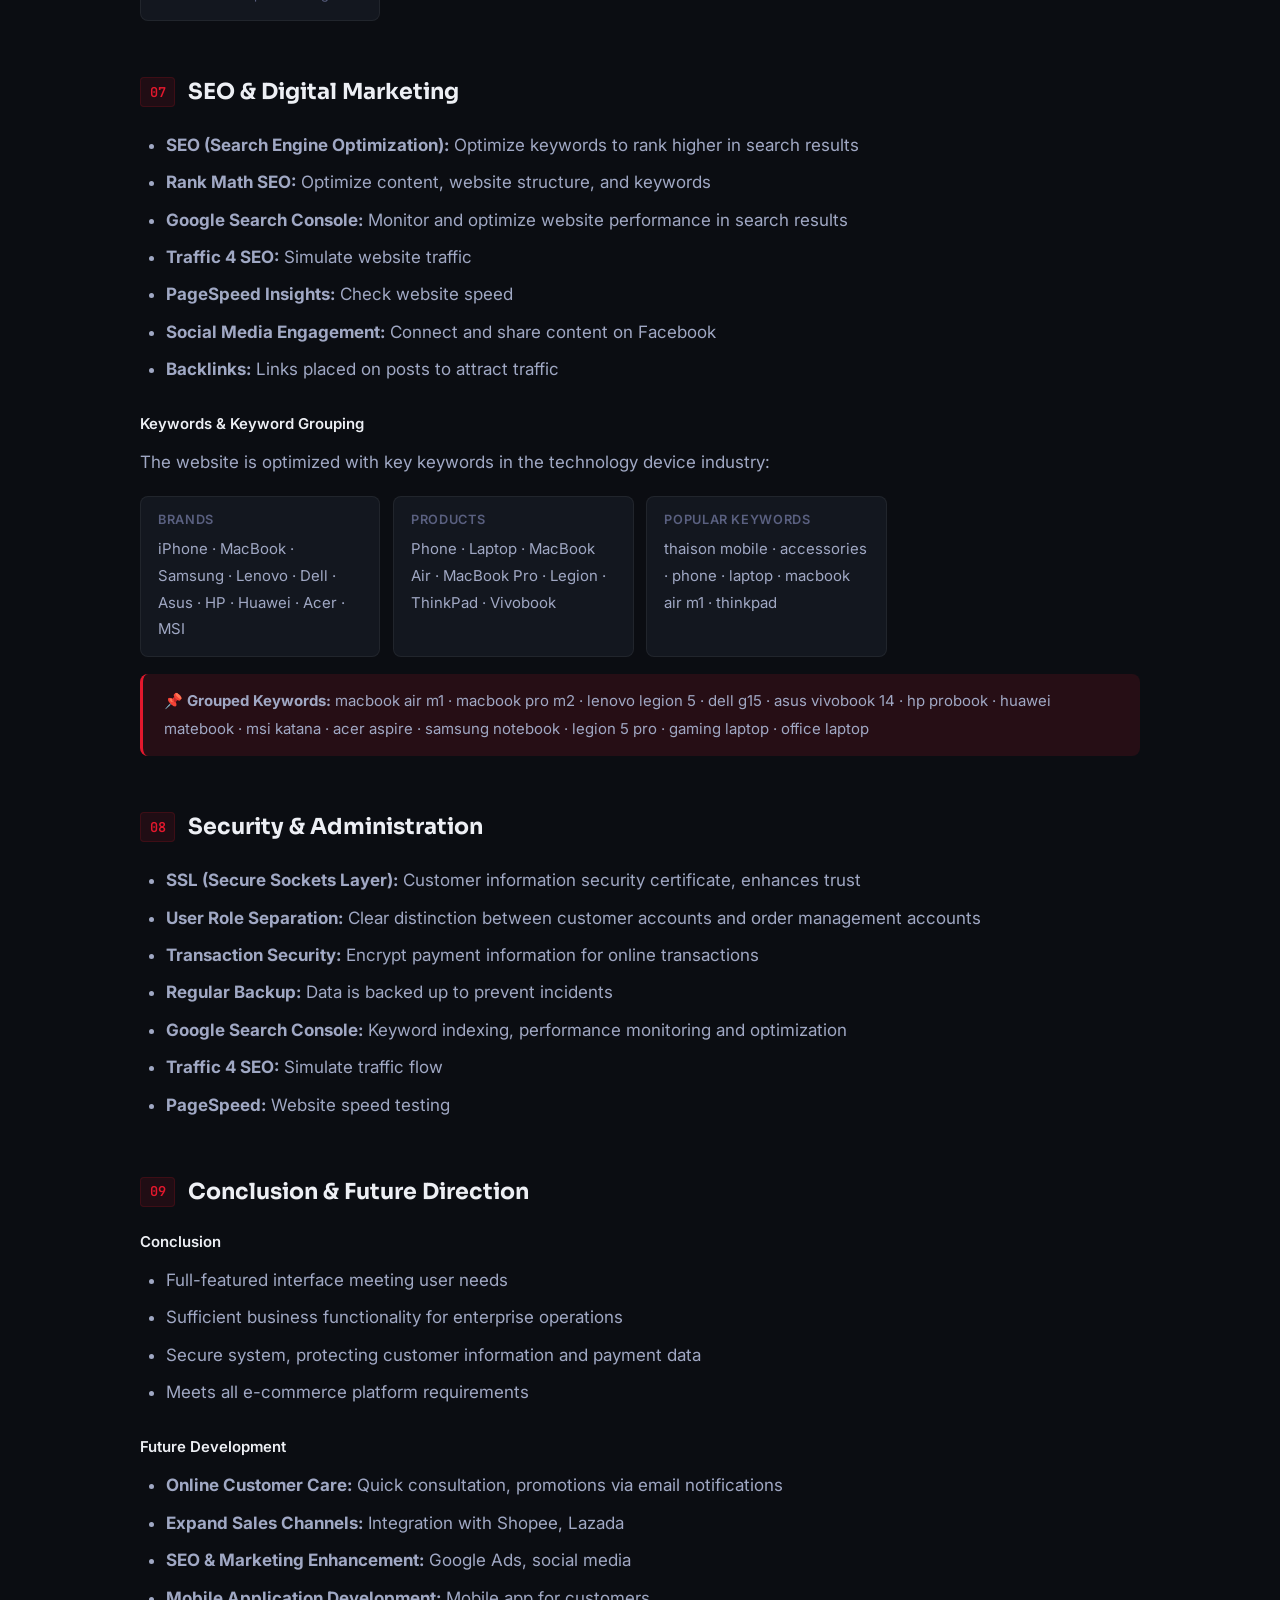
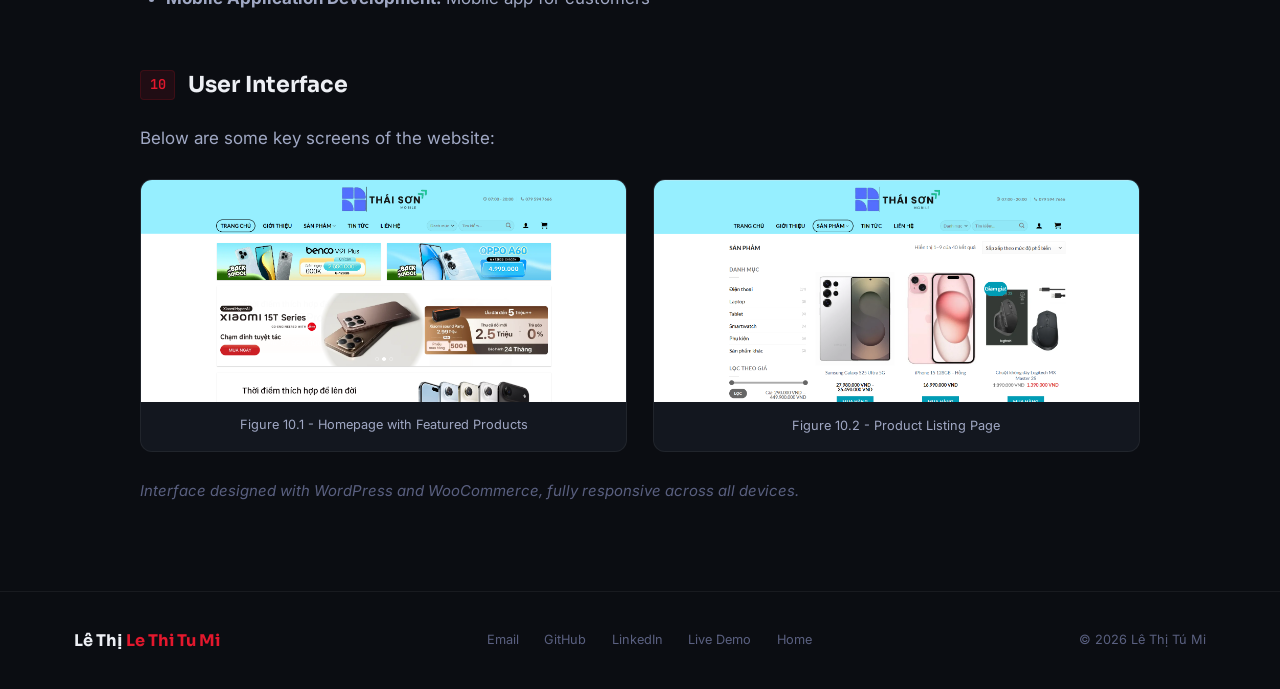
<file: projects/ban-hang.html>
<!DOCTYPE html>
<html lang="vi" data-theme="dark">

<head>
  <meta charset="UTF-8" />
  <meta name="viewport" content="width=device-width, initial-scale=1.0" />
  <title>Case Study — E-Commerce Website Thái Sơn Mobile | Lê Thị Tú Mi</title>
  <link rel="preconnect" href="https://fonts.googleapis.com" />
  <link rel="preconnect" href="https://fonts.gstatic.com" crossorigin />
  <link
    href="https://fonts.googleapis.com/css2?family=Sora:wght@300;400;600;700;800&family=Inter:wght@300;400;500;600;700&family=JetBrains+Mono:wght@400;500&display=swap"
    rel="stylesheet" />
  <link rel="stylesheet" href="https://cdnjs.cloudflare.com/ajax/libs/font-awesome/6.5.1/css/all.min.css" />
  <style>
    /* ── TOKENS ─────────────────────────────── */
    :root {
      --accent: #E3182D;
      --accent-v: #FF4D5A;
      --accent-glow: rgba(227, 24, 45, 0.18);
      --accent-glow2: rgba(227, 24, 45, 0.12);

      --fs-display: clamp(2.8rem, 5vw, 3.8rem);
      --fs-h2: clamp(1.8rem, 3.5vw, 2.6rem);
      --fs-h3: 1.15rem;
      --fs-body: 1rem;
      --fs-sm: 0.88rem;
      --fs-xs: 0.75rem;

      --radius-sm: 8px;
      --radius-md: 12px;
      --radius-lg: 18px;
      --radius-xl: 28px;

      --transition: 0.25s cubic-bezier(0.4, 0, 0.2, 1);
      --font-sans: 'Inter', system-ui, sans-serif;
      --font-display: 'Sora', system-ui, sans-serif;
      --font-mono: 'JetBrains Mono', monospace;
    }

    .nav-theme {
      display: none !important;
    }

    [data-theme="dark"] {
      --bg: #0B0D12;
      --bg-2: #13171F;
      --bg-3: #1A1F2E;
      --bg-4: #232A3D;
      --border: rgba(255, 255, 255, 0.06);
      --border-h: rgba(255, 255, 255, 0.12);
      --text: #EDEFF4;
      --text-m: #A0A8C4;
      --text-s: #5A6080;
      --card-sh: 0 8px 40px rgba(0, 0, 0, 0.5);
    }

    [data-theme="light"] {
      --bg: #F2F4FA;
      --bg-2: #FFFFFF;
      --bg-3: #ECEEF6;
      --bg-4: #E2E6F2;
      --border: rgba(0, 0, 0, 0.06);
      --border-h: rgba(0, 0, 0, 0.12);
      --text: #111827;
      --text-m: #4B5577;
      --text-s: #9AA0BC;
      --card-sh: 0 8px 32px rgba(80, 90, 160, 0.08);
    }

    /* ── FLOATING ACTIONS ────────────────────── */
    .floating-actions {
      position: fixed;
      right: 24px;
      bottom: 24px;
      z-index: 9999;
      display: flex;
      flex-direction: column;
      gap: 12px;
    }

    .fab {
      width: 48px;
      height: 48px;
      border: 1px solid var(--border);
      border-radius: 50%;
      background: var(--bg-2);
      color: var(--text-m);
      font-size: 1.1rem;
      cursor: pointer;
      display: flex;
      align-items: center;
      justify-content: center;
      transition: all var(--transition);
      box-shadow: var(--card-sh);
      backdrop-filter: blur(8px);
    }

    .fab:hover {
      transform: translateY(-3px);
      border-color: var(--accent);
      color: var(--accent);
      box-shadow: 0 8px 24px rgba(227, 24, 45, 0.2);
    }

    .fab-primary {
      background: var(--accent);
      color: #fff;
      border-color: var(--accent);
    }

    .fab-primary:hover {
      background: var(--accent);
      color: #fff;
      opacity: 0.85;
      box-shadow: 0 8px 24px rgba(227, 24, 45, 0.35);
    }

    /* ── CHATBOX ──────────────────────────────── */
    .chatbox {
      position: fixed;
      right: 90px;
      bottom: 30px;
      width: 300px;
      background: var(--bg-2);
      border: 1px solid var(--border);
      border-radius: var(--radius-lg);
      overflow: hidden;
      box-shadow: 0 20px 50px rgba(0, 0, 0, 0.3);
      z-index: 9998;
      display: none;
    }

    .chatbox.show {
      display: block;
      animation: fadeChat 0.3s ease;
    }

    @keyframes fadeChat {
      from {
        opacity: 0;
        transform: translateY(16px) scale(0.96);
      }
      to {
        opacity: 1;
        transform: translateY(0) scale(1);
      }
    }

    .chat-header {
      background: var(--bg-3);
      padding: 14px 18px;
      font-weight: 600;
      font-size: var(--fs-sm);
      color: var(--text);
      display: flex;
      justify-content: space-between;
      align-items: center;
      border-bottom: 1px solid var(--border);
    }

    .chat-header span {
      cursor: pointer;
      color: var(--text-m);
      font-size: 1.2rem;
      transition: color var(--transition);
    }

    .chat-header span:hover {
      color: var(--text);
    }

    .chat-body {
      padding: 18px;
    }

    .chat-body p {
      font-size: var(--fs-sm);
      color: var(--text-m);
      margin-bottom: 12px;
    }

    .chat-link {
      display: flex;
      align-items: center;
      gap: 10px;
      padding: 10px 14px;
      border-radius: var(--radius-sm);
      background: var(--bg-3);
      border: 1px solid var(--border);
      color: var(--text-m);
      font-size: var(--fs-sm);
      transition: all var(--transition);
      margin-bottom: 6px;
    }

    .chat-link:hover {
      background: var(--accent-glow);
      border-color: var(--accent);
      color: var(--accent);
    }

    .chat-link i {
      width: 20px;
      text-align: center;
      font-size: 1rem;
    }

    /* ── RESET ───────────────────────────────── */
    *,
    *::before,
    *::after {
      box-sizing: border-box;
      margin: 0;
      padding: 0
    }

    html {
      scroll-behavior: smooth;
      font-size: 17px
    }

    body {
      background: var(--bg);
      color: var(--text);
      font-family: var(--font-sans);
      font-weight: 400;
      line-height: 1.8;
      -webkit-font-smoothing: antialiased;
      transition: background var(--transition), color var(--transition);
      overflow-x: hidden
    }

    a {
      color: inherit;
      text-decoration: none
    }

    ul {
      list-style: none
    }

    img {
      max-width: 100%;
      display: block
    }

    button {
      cursor: pointer;
      border: none;
      background: none;
      font-family: inherit
    }

    /* ── NAV ─────────────────────────────────── */
    nav {
      position: fixed;
      top: 0;
      left: 0;
      right: 0;
      z-index: 200;
      height: 68px;
      display: flex;
      align-items: center;
      justify-content: space-between;
      padding: 0 max(2rem, calc((100% - 1200px)/2 + 2rem));
      background: rgba(11, 13, 18, 0.78);
      backdrop-filter: blur(24px);
      border-bottom: 1px solid var(--border);
      transition: background var(--transition);
    }

    [data-theme="light"] nav {
      background: rgba(242, 244, 250, 0.85)
    }

    .nav-brand {
      font-family: var(--font-display);
      font-weight: 700;
      font-size: 1.1rem;
      color: var(--text);
      display: flex;
      align-items: center;
      gap: 0.6rem;
      min-width: 120px;
    }

    .nav-brand-dot {
      width: 10px;
      height: 10px;
      border-radius: 50%;
      background: var(--accent);
      display: inline-block;
      box-shadow: 0 0 12px var(--accent);
      flex-shrink: 0;
    }

    .nav-center {
      display: flex;
      align-items: center;
      gap: 2.8rem
    }

    .nav-center a {
      font-size: var(--fs-sm);
      font-weight: 500;
      color: var(--text-m);
      transition: color var(--transition);
      letter-spacing: 0.02em;
      white-space: nowrap;
    }

    .nav-center a:hover {
      color: var(--text)
    }

    .nav-center a.active {
      color: var(--text);
      border-bottom: 2px solid var(--accent);
      padding-bottom: 2px
    }

    .nav-right {
      display: flex;
      align-items: center;
      gap: 0.6rem;
      flex-shrink: 0
    }

    .nav-lang {
      font-size: var(--fs-xs);
      font-weight: 600;
      color: var(--text-m);
      border: 1px solid var(--border);
      border-radius: 100px;
      padding: 0.35rem 0.85rem;
      display: flex;
      align-items: center;
      gap: 0.4rem;
      transition: all var(--transition);
      background: var(--bg-3);
      min-width: 60px;
      justify-content: center;
    }

    .nav-lang:hover {
      border-color: var(--accent);
      color: var(--accent)
    }

    .nav-cta {
      font-size: var(--fs-sm);
      font-weight: 600;
      color: #fff;
      padding: 0.5rem 1.2rem;
      border-radius: 100px;
      transition: all var(--transition);
      letter-spacing: 0.01em;
      white-space: nowrap;
      display: inline-flex;
      align-items: center;
      justify-content: center;
      height: 38px;
      min-width: 60px;
    }

    .nav-cta:hover {
      opacity: 0.85;
      transform: translateY(-1px);
      box-shadow: 0 4px 20px rgba(227, 24, 45, 0.35);
    }

    .nav-hamburger {
      display: none;
      width: 38px;
      height: 38px;
      align-items: center;
      justify-content: center;
      border-radius: var(--radius-sm);
      background: var(--bg-3);
      border: 1px solid var(--border);
      font-size: 1.3rem;
      color: var(--text-m);
      flex-shrink: 0;
    }

    .mobile-menu {
      display: none;
      position: fixed;
      top: 68px;
      left: 0;
      right: 0;
      z-index: 190;
      background: var(--bg-2);
      border-bottom: 1px solid var(--border);
      padding: 1.5rem 2rem;
      flex-direction: column;
      gap: 1.25rem;
    }

    .mobile-menu a {
      font-size: 1rem;
      font-weight: 500;
      color: var(--text-m)
    }

    .mobile-menu a.active {
      color: var(--accent)
    }

    .mobile-menu.open {
      display: flex
    }

    /* ── DROPDOWN CONTACT ────────────────────── */
    .nav-dropdown {
      position: relative;
      display: inline-block;
    }

    .dropdown-toggle {
      background: var(--accent);
      border: none;
      padding: 0.5rem 1.2rem;
      border-radius: 100px;
      font-size: var(--fs-sm);
      font-weight: 600;
      color: #fff;
      height: 38px;
      min-width: 60px;
      display: inline-flex;
      align-items: center;
      justify-content: center;
      white-space: nowrap;
      cursor: pointer;
      transition: all var(--transition);
      letter-spacing: 0.01em;
    }

    .dropdown-toggle:hover {
      opacity: 0.85;
      transform: translateY(-1px);
      box-shadow: 0 4px 20px rgba(227, 24, 45, 0.35);
    }

    .dropdown-menu {
      position: absolute;
      top: calc(100% + 8px);
      right: 0;
      min-width: 220px;
      background: var(--bg-2);
      border: 1px solid var(--border);
      border-radius: var(--radius-md);
      padding: 0.5rem 0;
      box-shadow: var(--card-sh);
      opacity: 0;
      visibility: hidden;
      transform: translateY(-6px);
      transition: all var(--transition);
      z-index: 300;
      list-style: none;
    }

    .nav-dropdown:hover .dropdown-menu,
    .nav-dropdown.active .dropdown-menu {
      opacity: 1;
      visibility: visible;
      transform: translateY(0);
    }

    .dropdown-item {
      display: flex;
      align-items: center;
      gap: 0.75rem;
      padding: 0.55rem 1.25rem;
      font-size: var(--fs-sm);
      color: var(--text-m);
      transition: all var(--transition);
      text-decoration: none;
      white-space: nowrap;
    }

    .dropdown-item i {
      width: 18px;
      text-align: center;
      font-size: 0.95rem;
      color: var(--accent);
    }

    .dropdown-item:hover {
      background: var(--accent-glow);
      color: var(--text);
    }

    .dropdown-item:hover i {
      color: var(--text);
    }

    @media (max-width: 768px) {
      .nav-dropdown .dropdown-menu {
        position: static;
        opacity: 1;
        visibility: visible;
        transform: none;
        box-shadow: none;
        background: transparent;
        border: none;
        padding: 0.5rem 0 0 1rem;
        display: none;
        width: 100%;
      }

      .nav-dropdown.open .dropdown-menu {
        display: block;
      }

      .nav-dropdown .dropdown-toggle::after {
        content: ' ▾';
        font-size: 0.7rem;
      }

      .nav-dropdown.open .dropdown-toggle::after {
        content: ' ▴';
      }

      .dropdown-item {
        padding: 0.4rem 0.75rem;
        color: var(--text-m);
      }

      .dropdown-item i {
        width: 20px;
        font-size: 1rem;
      }
    }

    /* ── SECTION BASE ─────────────────────────── */
    .section {
      padding: 6rem max(2rem, calc((100% - 1200px)/2 + 2rem))
    }

    .eyebrow {
      font-size: var(--fs-xs);
      font-weight: 700;
      letter-spacing: 0.12em;
      text-transform: uppercase;
      color: var(--accent);
      margin-bottom: 0.75rem;
      display: flex;
      align-items: center;
      gap: 0.5rem;
    }

    .eyebrow::before {
      content: '';
      width: 24px;
      height: 2px;
      background: var(--accent);
      border-radius: 2px;
      flex-shrink: 0
    }

    h2.section-title {
      font-family: var(--font-display);
      font-size: var(--fs-h2);
      font-weight: 800;
      color: var(--text);
      line-height: 1.15;
      letter-spacing: -0.02em;
      margin-bottom: 0.75rem;
      min-height: 1.3em;
    }

    h2.section-title em {
      font-style: italic;
      color: var(--accent)
    }

    .section-sub {
      font-size: var(--fs-body);
      color: var(--text-m);
      max-width: 700px;
      line-height: 1.8;
      margin-bottom: 2.5rem
    }

    /* ── PROJECT HEADER ───────────────────────── */
    .project-header {
      background: var(--bg-2);
      padding: 100px max(2rem, calc((100% - 1200px)/2 + 2rem)) 3rem;
      border-bottom: 1px solid var(--border);
    }

    .project-header .container {
      max-width: 1200px;
      margin: 0 auto;
    }

    .project-header .project-tags {
      display: flex;
      flex-wrap: wrap;
      gap: 0.6rem;
      margin-bottom: 1rem;
    }

    .project-header .project-tags .tag {
      font-size: 0.7rem;
      font-weight: 600;
      padding: 0.25rem 0.8rem;
      border-radius: 100px;
      background: var(--accent-glow);
      color: var(--accent);
      border: 1px solid rgba(227, 24, 45, 0.2);
    }

    .project-header h1 {
      font-family: var(--font-display);
      font-size: var(--fs-display);
      font-weight: 800;
      color: var(--text);
      line-height: 1.1;
      margin-bottom: 0.75rem;
    }

    .project-header .project-meta {
      display: flex;
      flex-wrap: wrap;
      gap: 2rem;
      margin-top: 1.5rem;
      padding-top: 1.5rem;
      border-top: 1px solid var(--border);
    }

    .project-header .project-meta .meta-item {
      display: flex;
      flex-direction: column;
      gap: 0.15rem;
    }

    .project-header .project-meta .meta-item .label {
      font-size: var(--fs-xs);
      color: var(--text-s);
      text-transform: uppercase;
      letter-spacing: 0.06em;
      font-weight: 600;
    }

    .project-header .project-meta .meta-item .value {
      font-size: var(--fs-sm);
      color: var(--text);
      font-weight: 500;
    }

    .project-header .project-links {
      display: flex;
      flex-wrap: wrap;
      gap: 1rem;
      margin-top: 1.5rem;
    }

    .project-header .project-links a {
      display: inline-flex;
      align-items: center;
      gap: 0.5rem;
      padding: 0.5rem 1.2rem;
      border-radius: 100px;
      font-size: var(--fs-sm);
      font-weight: 600;
      transition: all var(--transition);
    }

    .project-header .project-links .btn-demo {
      background: var(--accent);
      color: #fff;
    }

    .project-header .project-links .btn-demo:hover {
      opacity: 0.85;
      transform: translateY(-2px);
      box-shadow: 0 4px 20px rgba(227, 24, 45, 0.35);
    }

    .project-header .project-links .btn-gh {
      background: var(--bg-3);
      color: var(--text-m);
      border: 1px solid var(--border);
    }

    .project-header .project-links .btn-gh:hover {
      border-color: var(--accent);
      color: var(--accent);
    }

    .project-header .project-links .btn-doc {
      background: var(--bg-3);
      color: var(--text-m);
      border: 1px solid var(--border);
    }

    .project-header .project-links .btn-doc:hover {
      border-color: var(--accent-v);
      color: var(--accent-v);
    }

    /* ── PROJECT CONTENT ──────────────────────── */
    .project-content {
      background: var(--bg);
      padding: 4rem max(2rem, calc((100% - 1200px)/2 + 2rem));
    }

    .project-content .container {
      max-width: 1000px;
      margin: 0 auto;
    }

    .project-content .content-block {
      margin-bottom: 3rem;
    }

    .project-content .content-block:last-child {
      margin-bottom: 0;
    }

    .project-content .content-block h3 {
      font-family: var(--font-display);
      font-size: 1.3rem;
      font-weight: 700;
      color: var(--text);
      margin-bottom: 1rem;
      display: flex;
      align-items: center;
      gap: 0.75rem;
    }

    .project-content .content-block h3 .num {
      font-family: var(--font-mono);
      font-size: 0.8rem;
      font-weight: 600;
      color: var(--accent);
      background: rgba(227, 24, 45, 0.1);
      padding: 0.1rem 0.5rem;
      border-radius: 4px;
      border: 1px solid rgba(227, 24, 45, 0.15);
    }

    .project-content .content-block p {
      font-size: var(--fs-body);
      color: var(--text-m);
      line-height: 1.9;
      margin-bottom: 1rem;
    }

    .project-content .content-block ul {
      font-size: var(--fs-body);
      color: var(--text-m);
      line-height: 1.9;
      padding-left: 1.5rem;
      list-style: disc;
    }

    .project-content .content-block ul li {
      margin-bottom: 0.3rem;
    }

    .project-content .content-block .highlight-grid {
      display: grid;
      grid-template-columns: repeat(auto-fill, minmax(200px, 1fr));
      gap: 1rem;
      margin: 1.5rem 0;
    }

    .project-content .content-block .highlight-item {
      background: var(--bg-2);
      border: 1px solid var(--border);
      border-radius: var(--radius-md);
      padding: 1.25rem 1.5rem;
      text-align: center;
      transition: all var(--transition);
    }

    .project-content .content-block .highlight-item:hover {
      border-color: var(--accent);
      transform: translateY(-2px);
    }

    .project-content .content-block .highlight-item .number {
      font-family: var(--font-display);
      font-size: 2rem;
      font-weight: 800;
      color: var(--accent);
      display: block;
    }

    .project-content .content-block .highlight-item .desc {
      font-size: var(--fs-sm);
      color: var(--text-m);
      margin-top: 0.25rem;
    }

    /* ── TABLE ────────────────────────────────── */
    .table-wrap {
      overflow-x: auto;
      margin: 1.5rem 0;
    }

    .table-wrap table {
      width: 100%;
      border-collapse: collapse;
      font-size: var(--fs-sm);
      color: var(--text-m);
    }

    .table-wrap table th {
      background: var(--bg-3);
      color: var(--text);
      font-weight: 600;
      padding: 0.75rem 1rem;
      text-align: left;
      border: 1px solid var(--border);
    }

    .table-wrap table td {
      padding: 0.75rem 1rem;
      border: 1px solid var(--border);
    }

    .table-wrap table tr:hover {
      background: var(--bg-3);
    }

    /* ── FEATURE GRID ────────────────────────── */
    .feature-grid {
      display: grid;
      grid-template-columns: repeat(auto-fill, minmax(200px, 1fr));
      gap: 0.75rem;
      margin: 1.5rem 0;
    }

    .feature-item {
      background: var(--bg-2);
      border: 1px solid var(--border);
      border-radius: var(--radius-sm);
      padding: 0.75rem 1rem;
      display: flex;
      align-items: center;
      gap: 0.75rem;
      transition: all var(--transition);
    }

    .feature-item:hover {
      border-color: var(--accent);
      transform: translateY(-2px);
    }

    .feature-item i {
      color: var(--accent);
      font-size: 1.1rem;
      width: 24px;
      text-align: center;
      flex-shrink: 0;
    }

    .feature-item span {
      font-size: var(--fs-sm);
      color: var(--text-m);
    }

    /* ── PLUGIN GRID ─────────────────────────── */
    .plugin-grid {
      display: grid;
      grid-template-columns: repeat(auto-fill, minmax(220px, 1fr));
      gap: 0.75rem;
      margin: 1.5rem 0;
    }

    .plugin-item {
      background: var(--bg-2);
      border: 1px solid var(--border);
      border-radius: var(--radius-sm);
      padding: 0.75rem 1rem;
      display: flex;
      align-items: center;
      gap: 0.75rem;
      transition: all var(--transition);
    }

    .plugin-item:hover {
      border-color: var(--accent);
      transform: translateY(-2px);
    }

    .plugin-item i {
      color: var(--accent);
      font-size: 1.1rem;
      width: 24px;
      text-align: center;
      flex-shrink: 0;
    }

    .plugin-item .plugin-info {
      display: flex;
      flex-direction: column;
    }

    .plugin-item .plugin-name {
      font-size: var(--fs-sm);
      font-weight: 600;
      color: var(--text);
    }

    .plugin-item .plugin-desc {
      font-size: var(--fs-xs);
      color: var(--text-s);
    }

    /* ── MEMBER GRID ─────────────────────────── */
    .member-grid {
      display: grid;
      grid-template-columns: repeat(auto-fill, minmax(160px, 1fr));
      gap: 1rem;
      margin: 1.5rem 0;
    }

    .member-item {
      background: var(--bg-2);
      border: 1px solid var(--border);
      border-radius: var(--radius-sm);
      padding: 1rem;
      text-align: center;
      transition: all var(--transition);
    }

    .member-item:hover {
      border-color: var(--accent);
      transform: translateY(-2px);
    }

    .member-item .member-name {
      font-weight: 700;
      color: var(--text);
    }

    .member-item .member-id {
      font-size: var(--fs-xs);
      color: var(--text-s);
    }

    /* ── KEYWORD GRID ────────────────────────── */
    .keyword-grid {
      display: grid;
      grid-template-columns: repeat(auto-fill, minmax(200px, 1fr));
      gap: 0.75rem;
      margin: 1rem 0;
    }

    .keyword-item {
      background: var(--bg-2);
      border: 1px solid var(--border);
      border-radius: var(--radius-sm);
      padding: 0.75rem 1rem;
      transition: all var(--transition);
    }

    .keyword-item:hover {
      border-color: var(--accent);
    }

    .keyword-item .keyword-label {
      font-size: var(--fs-xs);
      color: var(--text-s);
      font-weight: 600;
      text-transform: uppercase;
      letter-spacing: 0.05em;
    }

    .keyword-item .keyword-tags {
      font-size: var(--fs-sm);
      color: var(--text-m);
      margin-top: 0.2rem;
    }

    /* ── IMAGE GALLERY ────────────────────────── */
    .image-gallery {
      display: grid;
      grid-template-columns: repeat(auto-fit, minmax(300px, 1fr));
      gap: 1.5rem;
      margin: 1.5rem 0;
    }

    .image-gallery .gallery-item {
      background: var(--bg-2);
      border: 1px solid var(--border);
      border-radius: var(--radius-md);
      overflow: hidden;
      transition: all var(--transition);
    }

    .image-gallery .gallery-item:hover {
      border-color: var(--border-h);
      transform: translateY(-2px);
    }

    .image-gallery .gallery-item img {
      width: 100%;
      height: auto;
      display: block;
    }

    .image-gallery .gallery-item .caption {
      padding: 0.75rem 1rem;
      font-size: var(--fs-xs);
      color: var(--text-m);
      text-align: center;
    }

    /* ── RESPONSIVE ──────────────────────── */
    @media(max-width:1024px) {
      .project-header h1 {
        font-size: clamp(2rem, 4vw, 2.8rem);
      }
      .project-content .content-block .highlight-grid {
        grid-template-columns: repeat(2, 1fr);
      }
    }

    @media(max-width:768px) {
      nav {
        padding: 0 1.25rem
      }

      .nav-center {
        display: none
      }

      .nav-hamburger {
        display: flex
      }

      .nav-cta {
        display: none
      }

      .dropdown-toggle {
        display: none;
      }

      .section {
        padding: 3rem 1.5rem
      }

      .project-header {
        padding: 80px 1.5rem 2rem;
      }

      .project-content {
        padding: 2rem 1.5rem;
      }

      .project-header .project-meta {
        gap: 1rem;
      }

      .project-content .content-block .highlight-grid {
        grid-template-columns: 1fr 1fr;
      }

      .image-gallery {
        grid-template-columns: 1fr;
      }

      .floating-actions {
        right: 16px;
        bottom: 16px;
        gap: 10px;
      }

      .fab {
        width: 42px;
        height: 42px;
        font-size: 0.95rem;
      }

      .chatbox {
        right: 16px;
        bottom: 80px;
        width: 280px;
      }

      .feature-grid {
        grid-template-columns: 1fr 1fr;
      }

      .plugin-grid {
        grid-template-columns: 1fr;
      }

      .keyword-grid {
        grid-template-columns: 1fr;
      }
    }

    @media(max-width:480px) {
      .project-content .content-block .highlight-grid {
        grid-template-columns: 1fr;
      }
      .feature-grid {
        grid-template-columns: 1fr;
      }
      .member-grid {
        grid-template-columns: 1fr;
      }
    }

    /* ── FOOTER ─────────────────────────────── */
    footer {
      background: var(--bg);
      border-top: 1px solid var(--border);
      padding: 2rem max(2rem, calc((100% - 1200px)/2 + 2rem));
      display: flex;
      align-items: center;
      justify-content: space-between;
      flex-wrap: wrap;
      gap: 1rem;
    }

    .foot-brand {
      font-family: var(--font-display);
      font-size: 0.95rem;
      font-weight: 700;
      color: var(--text);
      min-width: 140px
    }

    .foot-brand span {
      color: var(--accent)
    }

    .foot-links {
      display: flex;
      gap: 1.5rem
    }

    .foot-links a {
      font-size: var(--fs-xs);
      color: var(--text-s);
      transition: color var(--transition);
      white-space: nowrap
    }

    .foot-links a:hover {
      color: var(--accent)
    }

    .foot-copy {
      font-size: var(--fs-xs);
      color: var(--text-s)
    }

    /* ── SCROLL REVEAL ────────────────────── */
    .reveal {
      opacity: 0;
      transform: translateY(24px);
      transition: opacity 0.7s ease, transform 0.7s ease
    }

    .reveal.visible {
      opacity: 1;
      transform: translateY(0)
    }
  </style>
</head>

<body>

  <!-- NAV -->
  <nav>
    <div class="nav-brand" id="navBrand">
      <span class="nav-brand-dot"></span>
      <a href="../index.html" id="brandName" data-en="Tu Mi" data-vi="Tú Mi">
        Tú Mi
      </a>
    </div>
    <div class="nav-center">
      <a href="../index.html#about" data-en="About me" data-vi="Về tôi">About me</a>
      <a href="../index.html#skills" data-en="Skills" data-vi="Kỹ năng">Skills</a>
      <a href="../index.html#projects" data-en="Projects" data-vi="Dự án">Projects</a>
      <a href="../index.html#experience" data-en="Experience" data-vi="Kinh nghiệm">Experience</a>
<!-- 
       -->
    </div>
    <div class="nav-right">
      <button class="nav-lang" id="langBtn" title="Switch language">
        <span id="langFlag">🇻🇳</span><span id="langCode">VI</span>
      </button>
      <button class="nav-theme" id="themeBtn" title="Toggle theme">☀️</button>
      <a href="cvweb.html" class="nav-cta" style="background:var(--accent-v)" data-en="CV" data-vi="CV">CV</a>
      <div class="nav-dropdown">
        <button class="dropdown-toggle" data-en="Contact" data-vi="Liên hệ">
          Liên hệ
        </button>
        <ul class="dropdown-menu">
          <li>
            <a href="mailto:tusmile.joy@gmail.com" class="dropdown-item">
              <i class="fas fa-envelope"></i>
              <span>Email: tusmile.joy@gmail.com</span>
            </a>
          </li>
          <li>
            <a href="tel:0774945169" class="dropdown-item">
              <i class="fas fa-phone-alt"></i>
              <span>Call: 0774.945.169</span>
            </a>
          </li>
          <li>
            <a href="https://www.linkedin.com/in/t%C3%BA-mi-l%C3%AA-th%E1%BB%8B-890a091aa/" target="_blank" rel="noopener noreferrer" class="dropdown-item">
              <i class="fab fa-linkedin-in"></i>
              <span>LinkedIn</span>
            </a>
          </li>
          <li>
            <a href="https://github.com/LttuMi204" target="_blank" rel="noopener noreferrer" class="dropdown-item">
              <i class="fab fa-github"></i>
              <span>GitHub</span>
            </a>
          </li>
          <li>
            <a href="https://zalo.me/0774945169" target="_blank" rel="noopener noreferrer" class="dropdown-item">
              <i class="fas fa-comment-dots" style="color:#0068FF;"></i>
              <span>Zalo: Lê Thị Tú Mi</span>
            </a>
          </li>
        </ul>
      </div>
      <button class="nav-hamburger" id="hamburger">☰</button>
    </div>
  </nav>

  <!-- MOBILE MENU -->
  <div class="mobile-menu" id="mobileMenu">
    <a href="../index.html#about" data-en="About" data-vi="Về tôi">Về tôi</a>
    <a href="../index.html#skills" data-en="Skills" data-vi="Kỹ năng">Kỹ năng</a>
    <a href="../index.html#projects" data-en="Projects" data-vi="Dự án">Dự án</a>
    <a href="../index.html#experience" data-en="Experience" data-vi="Kinh nghiệm">Kinh nghiệm</a>
    <a href="../index.html#contact" data-en="Contact" data-vi="Liên hệ">Liên hệ</a>
  </div>

  <!-- PROJECT HEADER -->
  <section class="project-header">
    <div class="container">
      <div class="project-tags">
        <span class="tag" data-en="★ Featured Project" data-vi="★ Dự án nổi bật">★ Featured Project</span>
        <span class="tag" data-en="E-Commerce" data-vi="Thương mại điện tử">E-Commerce</span>
        <span class="tag" data-en="WordPress / WooCommerce" data-vi="WordPress / WooCommerce">WordPress / WooCommerce</span>
        <span class="tag" data-en="SEO &amp; Marketing" data-vi="SEO &amp; Marketing">SEO &amp; Marketing</span>
      </div>
      <h1><span data-en="E-Commerce Website" data-vi="Website Bán hàng">Website Bán hàng</span> <br><span style="color:var(--accent)"><span data-en="Thái Sơn Mobile" data-vi="Thái Sơn Mobile">Thái Sơn Mobile</span></span></h1>
      <p style="font-size:var(--fs-body);color:var(--text-m);max-width:700px;line-height:1.9;">
        <span data-en="Building an e-commerce website on WordPress with WooCommerce, serving the sale of technology and electronic devices."
        data-vi="Xây dựng website thương mại điện tử trên nền tảng WordPress với WooCommerce, phục vụ bán thiết bị công nghệ và điện tử.">
        Building an e-commerce website on WordPress with WooCommerce, serving the sale of technology and electronic devices.
      </span>
      </p>
      <div class="project-meta">
        <div class="meta-item">
          <span class="label" data-en="Role" data-vi="Vai trò">Role</span>
          <span class="value" data-en="WordPress Developer · SEO Specialist" data-vi="WordPress Developer · SEO Specialist">WordPress Developer · SEO Specialist</span>
        </div>
        <div class="meta-item">
          <span class="label" data-en="Date" data-vi="Thời gian">Date</span>
          <span class="value" data-en="October 31, 2025" data-vi="31/10/2025">October 31, 2025</span>
        </div>
        <div class="meta-item">
          <span class="label" data-en="Platform" data-vi="Nền tảng">Platform</span>
          <span class="value" data-en="WordPress · WooCommerce" data-vi="WordPress · WooCommerce">WordPress · WooCommerce</span>
        </div>
        <div class="meta-item">
          <span class="label" data-en="Domain" data-vi="Domain">Domain</span>
          <span class="value">thaisonmobile.id.vn</span>
        </div>
      </div>
      <div class="project-links">
        <a href="https://thaisonmobile.id.vn/" target="_blank" class="btn-demo">
          <i class="fas fa-external-link-alt"></i> <span data-en="Live Demo" data-vi="Live Demo">Live Demo</span>
        </a>
        <a href="https://github.com/LttuMi204/quanlyphongkhamnhakhoa" target="_blank" class="btn-gh">
          <i class="fab fa-github"></i> GitHub
        </a>
      </div>
    </div>
  </section>

  <!-- PROJECT CONTENT -->
  <section class="project-content">
    <div class="container">

      <!-- 1. Tổng quan / Overview -->
      <div class="content-block reveal">
        <h3><span class="num">01</span> <span data-en="Project Overview" data-vi="Tổng quan dự án">Project Overview</span></h3>
        <p data-en="<strong>Thái Sơn Mobile E-Commerce Website</strong> is an e-commerce project built on <strong>WordPress</strong> with the <strong>WooCommerce</strong> plugin, developed for the E-Commerce course at <strong>Nam Can Tho University</strong>."
        data-vi="<strong>Website bán hàng Thái Sơn Mobile</strong> là một dự án thương mại điện tử được xây dựng trên nền tảng <strong>WordPress</strong> với plugin <strong>WooCommerce</strong>, phục vụ cho môn học Thương mại điện tử tại <strong>Đại học Nam Cần Thơ</strong>.">
        <strong>Thái Sơn Mobile E-Commerce Website</strong> is an e-commerce project built on <strong>WordPress</strong> with the <strong>WooCommerce</strong> plugin, developed for the E-Commerce course at <strong>Nam Can Tho University</strong>.
        </p>
        <p data-en="The website specializes in providing technology &amp; electronic products such as phones, laptops, tablets, and accessories. The project was carried out by a team of 3 students and deployed on a live hosting environment."
        data-vi="Website chuyên cung cấp các sản phẩm công nghệ &amp; điện tử như điện thoại, laptop, máy tính bảng và phụ kiện. Dự án được thực hiện bởi nhóm 3 sinh viên và đã được triển khai trên hosting thực tế.">
        The website specializes in providing technology &amp; electronic products such as phones, laptops, tablets, and accessories. The project was carried out by a team of 3 students and deployed on a live hosting environment.
        </p>
        <div class="highlight-grid">
          <div class="highlight-item">
            <span class="number">1</span>
            <span class="desc" data-en="Complete Website" data-vi="Website hoàn chỉnh">Complete Website</span>
          </div>
          <div class="highlight-item">
            <span class="number">3</span>
            <span class="desc" data-en="Team Members" data-vi="Thành viên">Team Members</span>
          </div>
          <div class="highlight-item">
            <span class="number">50+</span>
            <span class="desc" data-en="Products" data-vi="Sản phẩm">Products</span>
          </div>
          <div class="highlight-item">
            <span class="number">10+</span>
            <span class="desc" data-en="Plugins" data-vi="Plugins">Plugins</span>
          </div>
          <div class="highlight-item">
            <span class="number">5</span>
            <span class="desc" data-en="Main Pages" data-vi="Trang chính">Main Pages</span>
          </div>
          <div class="highlight-item">
            <span class="number">3</span>
            <span class="desc" data-en="Payment Methods" data-vi="Phương thức TT">Payment Methods</span>
          </div>
        </div>
      </div>

      <!-- 2. Thành viên / Team Members -->
      <div class="content-block reveal">
        <h3><span class="num">02</span> <span data-en="Team Members" data-vi="Thành viên thực hiện">Team Members</span></h3>
        <div class="member-grid">
          <div class="member-item">
            <div class="member-name">Lê Thị Tú Mi</div>
            <div class="member-id">Student ID: 223145</div>
          </div>
          <div class="member-item">
            <div class="member-name">Thái Thiên Kim</div>
            <div class="member-id">Student ID: 222219</div>
          </div>
          <div class="member-item">
            <div class="member-name">Lê Trung Kiên</div>
            <div class="member-id">Student ID: 223576</div>
          </div>
        </div>
      </div>

      <!-- 3. Thông tin dự án / Project Info -->
      <div class="content-block reveal">
        <h3><span class="num">03</span> <span data-en="Project Information" data-vi="Thông tin dự án">Project Information</span></h3>
        <div class="table-wrap">
          <table>
            <thead>
              <tr>
                <th data-en="Info" data-vi="Thông tin">Info</th>
                <th data-en="Details" data-vi="Chi tiết">Details</th>
              </tr>
            </thead>
            <tbody>
              <tr><td><strong data-en="Website Name" data-vi="Tên website">Website Name</strong></td><td>Thái Sơn Mobile</td></tr>
              <tr><td><strong data-en="Domain" data-vi="Domain">Domain</strong></td><td><a href="https://thaisonmobile.id.vn/" target="_blank" style="color:var(--accent);">thaisonmobile.id.vn</a></td></tr>
              <tr><td><strong data-en="Platform" data-vi="Nền tảng">Platform</strong></td><td data-en="WordPress + WooCommerce" data-vi="WordPress + WooCommerce">WordPress + WooCommerce</td></tr>
              <tr><td><strong data-en="Industry" data-vi="Lĩnh vực">Industry</strong></td><td data-en="Technology & Electronic Devices" data-vi="Bán thiết bị công nghệ &amp; điện tử">Technology &amp; Electronic Devices</td></tr>
              <tr><td><strong data-en="Instructor" data-vi="Giảng viên">Instructor</strong></td><td>Trần Văn Thiện</td></tr>
              <tr><td><strong data-en="Major" data-vi="Ngành">Major</strong></td><td data-en="Software Engineering - DH22KPM01" data-vi="Kỹ thuật phần mềm - DH22KPM01">Software Engineering - DH22KPM01</td></tr>
            </tbody>
          </table>
        </div>
      </div>

      <!-- 4. Tính năng chính / Key Features -->
      <div class="content-block reveal">
        <h3><span class="num">04</span> <span data-en="Key Features" data-vi="Tính năng chính">Key Features</span></h3>
        <p data-en="The website is equipped with all essential e-commerce features:"
        data-vi="Website được trang bị đầy đủ các tính năng của một trang thương mại điện tử:">
        The website is equipped with all essential e-commerce features:</p>
        <div class="feature-grid">
          <div class="feature-item">
            <i class="fas fa-box"></i>
            <span data-en="Product & Category Management" data-vi="Quản lý sản phẩm &amp; danh mục">Product &amp; Category Management</span>
          </div>
          <div class="feature-item">
            <i class="fas fa-shopping-cart"></i>
            <span data-en="Shopping Cart & Checkout" data-vi="Giỏ hàng &amp; thanh toán">Shopping Cart &amp; Checkout</span>
          </div>
          <div class="feature-item">
            <i class="fas fa-mobile-alt"></i>
            <span data-en="Responsive Design" data-vi="Giao diện responsive">Responsive Design</span>
          </div>
          <div class="feature-item">
            <i class="fas fa-search"></i>
            <span data-en="SEO Optimization (Rank Math)" data-vi="Tối ưu SEO (Rank Math)">SEO Optimization (Rank Math)</span>
          </div>
          <div class="feature-item">
            <i class="fas fa-user-plus"></i>
            <span data-en="Registration / Login" data-vi="Đăng ký / Đăng nhập tài khoản">Registration / Login</span>
          </div>
          <div class="feature-item">
            <i class="fas fa-credit-card"></i>
            <span data-en="COD & VietQR Payment" data-vi="Thanh toán COD &amp; VietQR">COD &amp; VietQR Payment</span>
          </div>
          <div class="feature-item">
            <i class="fas fa-envelope"></i>
            <span data-en="Order Confirmation Email" data-vi="Email xác nhận đơn hàng">Order Confirmation Email</span>
          </div>
          <div class="feature-item">
            <i class="fas fa-shield-alt"></i>
            <span data-en="SSL Security" data-vi="Bảo mật SSL">SSL Security</span>
          </div>
          <div class="feature-item">
            <i class="fas fa-chart-line"></i>
            <span data-en="Google Search Console" data-vi="Google Search Console">Google Search Console</span>
          </div>
          <div class="feature-item">
            <i class="fas fa-database"></i>
            <span data-en="Regular Backup" data-vi="Sao lưu định kỳ">Regular Backup</span>
          </div>
        </div>
      </div>

      <!-- 5. Các trang chính / Main Pages -->
      <div class="content-block reveal">
        <h3><span class="num">05</span> <span data-en="Main Pages" data-vi="Các trang chính">Main Pages</span></h3>
        <ul>
          <li data-en="<strong>Homepage:</strong> Banner ads, featured products, brands"
          data-vi="<strong>Trang chủ:</strong> Banner quảng cáo, sản phẩm nổi bật, thương hiệu">
          <strong>Homepage:</strong> Banner ads, featured products, brands</li>
          <li data-en="<strong>About Us:</strong> Store information, quality commitment, and reputation"
          data-vi="<strong>Giới thiệu:</strong> Thông tin cửa hàng, cam kết chất lượng và uy tín">
          <strong>About Us:</strong> Store information, quality commitment, and reputation</li>
          <li data-en="<strong>Products:</strong> Product categories, detailed product pages"
          data-vi="<strong>Sản phẩm:</strong> Danh mục sản phẩm, chi tiết từng sản phẩm">
          <strong>Products:</strong> Product categories, detailed product pages</li>
          <li data-en="<strong>News:</strong> Articles, technology knowledge"
          data-vi="<strong>Tin tức:</strong> Bài viết, kiến thức công nghệ">
          <strong>News:</strong> Articles, technology knowledge</li>
          <li data-en="<strong>Contact:</strong> Contact information, store address"
          data-vi="<strong>Liên hệ:</strong> Thông tin liên lạc, địa chỉ cửa hàng">
          <strong>Contact:</strong> Contact information, store address</li>
          <li data-en="<strong>Account:</strong> Login/Register, order management"
          data-vi="<strong>Tài khoản:</strong> Đăng nhập/Đăng ký, quản lý đơn hàng">
          <strong>Account:</strong> Login/Register, order management</li>
          <li data-en="<strong>Checkout:</strong> Cart, payment information, COD, VietQR"
          data-vi="<strong>Thanh toán:</strong> Giỏ hàng, thông tin thanh toán, COD, VietQR">
          <strong>Checkout:</strong> Cart, payment information, COD, VietQR</li>
        </ul>
      </div>

      <!-- 6. Plugins sử dụng / Plugins Used -->
      <div class="content-block reveal">
        <h3><span class="num">06</span> <span data-en="Plugins Used" data-vi="Plugins sử dụng">Plugins Used</span></h3>
        <p data-en="List of installed and configured plugins:"
        data-vi="Danh sách các plugin được cài đặt và cấu hình:">
        List of installed and configured plugins:</p>
        <div class="plugin-grid">
          <div class="plugin-item">
            <i class="fas fa-shopping-bag"></i>
            <div class="plugin-info">
              <span class="plugin-name">WooCommerce</span>
              <span class="plugin-desc" data-en="Build and manage online store" data-vi="Xây dựng và quản lý cửa hàng trực tuyến">Build and manage online store</span>
            </div>
          </div>
          <div class="plugin-item">
            <i class="fas fa-rocket"></i>
            <div class="plugin-info">
              <span class="plugin-name">Vietnam Checkout for WooCommerce</span>
              <span class="plugin-desc" data-en="Page speed optimization, UX improvement" data-vi="Tăng tốc tải trang, cải thiện UX">Page speed optimization, UX improvement</span>
            </div>
          </div>
          <div class="plugin-item">
            <i class="fas fa-search"></i>
            <div class="plugin-info">
              <span class="plugin-name">Rank Math SEO</span>
              <span class="plugin-desc" data-en="Keyword optimization, content structure" data-vi="Tối ưu từ khóa, cấu trúc nội dung">Keyword optimization, content structure</span>
            </div>
          </div>
          <div class="plugin-item">
            <i class="fas fa-envelope"></i>
            <div class="plugin-info">
              <span class="plugin-name">WP Mail SMTP</span>
              <span class="plugin-desc" data-en="Ensure reliable order confirmation emails" data-vi="Đảm bảo email xác nhận hoạt động ổn định">Ensure reliable order confirmation emails</span>
            </div>
          </div>
          <div class="plugin-item">
            <i class="fas fa-language"></i>
            <div class="plugin-info">
              <span class="plugin-name">Loco Translate</span>
              <span class="plugin-desc" data-en="Language translation support" data-vi="Hỗ trợ dịch ngôn ngữ">Language translation support</span>
            </div>
          </div>
          <div class="plugin-item">
            <i class="fas fa-database"></i>
            <div class="plugin-info">
              <span class="plugin-name">All-in-One WP Migration</span>
              <span class="plugin-desc" data-en="Migrate and backup entire website" data-vi="Di chuyển và sao lưu toàn bộ website">Migrate and backup entire website</span>
            </div>
          </div>
          <div class="plugin-item">
            <i class="fas fa-id-card"></i>
            <div class="plugin-info">
              <span class="plugin-name">Contact Form 7</span>
              <span class="plugin-desc" data-en="Create and manage contact forms" data-vi="Tạo và quản lý biểu mẫu liên hệ">Create and manage contact forms</span>
            </div>
          </div>
          <div class="plugin-item">
            <i class="fas fa-qrcode"></i>
            <div class="plugin-info">
              <span class="plugin-name">VietQR</span>
              <span class="plugin-desc" data-en="QR code bank transfer payment" data-vi="Hỗ trợ thanh toán chuyển khoản bằng mã QR">QR code bank transfer payment</span>
            </div>
          </div>
          <div class="plugin-item">
            <i class="fas fa-tachometer-alt"></i>
            <div class="plugin-info">
              <span class="plugin-name">PageSpeed Insights</span>
              <span class="plugin-desc" data-en="Website speed testing" data-vi="Kiểm tra tốc độ website">Website speed testing</span>
            </div>
          </div>
        </div>
      </div>

      <!-- 7. SEO & Marketing -->
      <div class="content-block reveal">
        <h3><span class="num">07</span> <span data-en="SEO & Digital Marketing" data-vi="SEO &amp; Tiếp thị điện tử">SEO &amp; Digital Marketing</span></h3>
        <ul>
          <li data-en="<strong>SEO (Search Engine Optimization):</strong> Optimize keywords to rank higher in search results"
          data-vi="<strong>SEO (Search Engine Optimization):</strong> Tối ưu từ khóa tìm kiếm giúp trang web xuất hiện ở thứ hạng cao">
          <strong>SEO (Search Engine Optimization):</strong> Optimize keywords to rank higher in search results</li>
          <li data-en="<strong>Rank Math SEO:</strong> Optimize content, website structure, and keywords"
          data-vi="<strong>Rank Math SEO:</strong> Tối ưu hóa nội dung, cấu trúc website và từ khóa">
          <strong>Rank Math SEO:</strong> Optimize content, website structure, and keywords</li>
          <li data-en="<strong>Google Search Console:</strong> Monitor and optimize website performance in search results"
          data-vi="<strong>Google Search Console:</strong> Kiểm tra và tối ưu hiệu suất website trên kết quả tìm kiếm">
          <strong>Google Search Console:</strong> Monitor and optimize website performance in search results</li>
          <li data-en="<strong>Traffic 4 SEO:</strong> Simulate website traffic"
          data-vi="<strong>Traffic 4 SEO:</strong> Mô phỏng lưu lượng truy cập vào website">
          <strong>Traffic 4 SEO:</strong> Simulate website traffic</li>
          <li data-en="<strong>PageSpeed Insights:</strong> Check website speed"
          data-vi="<strong>PageSpeed Insights:</strong> Kiểm tra tốc độ website">
          <strong>PageSpeed Insights:</strong> Check website speed</li>
          <li data-en="<strong>Social Media Engagement:</strong> Connect and share content on Facebook"
          data-vi="<strong>Tương tác mạng xã hội:</strong> Kết nối và chia sẻ nội dung trên Facebook">
          <strong>Social Media Engagement:</strong> Connect and share content on Facebook</li>
          <li data-en="<strong>Backlinks:</strong> Links placed on posts to attract traffic"
          data-vi="<strong>Backlink:</strong> Các liên kết đặt trên bài đăng thu hút truy cập">
          <strong>Backlinks:</strong> Links placed on posts to attract traffic</li>
        </ul>
        <h4 style="color:var(--text);font-weight:600;margin-bottom:0.5rem;margin-top:1.5rem;font-size:var(--fs-sm);" data-en="Keywords & Keyword Grouping" data-vi="Từ khóa và gom nhóm">Keywords &amp; Keyword Grouping</h4>
        <p data-en="The website is optimized with key keywords in the technology device industry:"
        data-vi="Website được tối ưu với các từ khóa chính trong lĩnh vực thiết bị công nghệ:">
        The website is optimized with key keywords in the technology device industry:</p>
        <div class="keyword-grid">
          <div class="keyword-item">
            <div class="keyword-label" data-en="Brands" data-vi="Thương hiệu">Brands</div>
            <div class="keyword-tags">iPhone · MacBook · Samsung · Lenovo · Dell · Asus · HP · Huawei · Acer · MSI</div>
          </div>
          <div class="keyword-item">
            <div class="keyword-label" data-en="Products" data-vi="Sản phẩm">Products</div>
            <div class="keyword-tags" data-en="Phone · Laptop · MacBook Air · MacBook Pro · Legion · ThinkPad · Vivobook"
            data-vi="Điện thoại · Laptop · MacBook Air · MacBook Pro · Legion · ThinkPad · Vivobook">Phone · Laptop · MacBook Air · MacBook Pro · Legion · ThinkPad · Vivobook</div>
          </div>
          <div class="keyword-item">
            <div class="keyword-label" data-en="Popular Keywords" data-vi="Từ khóa phổ biến">Popular Keywords</div>
            <div class="keyword-tags">thaison mobile · accessories · phone · laptop · macbook air m1 · thinkpad</div>
          </div>
        </div>
        <div style="background:var(--accent-glow2);border-left:3px solid var(--accent);border-radius:var(--radius-sm);padding:0.75rem 1.25rem;margin-top:0.75rem;">
          <p style="font-size:var(--fs-sm);color:var(--text-m);margin:0;">
            <strong data-en="📌 Grouped Keywords:" data-vi="📌 Từ khóa gom nhóm:">📌 Grouped Keywords:</strong> macbook air m1 · macbook pro m2 · lenovo legion 5 · dell g15 · asus vivobook 14 · hp probook · huawei matebook · msi katana · acer aspire · samsung notebook · legion 5 pro · gaming laptop · office laptop
          </p>
        </div>
      </div>

      <!-- 8. Bảo mật / Security -->
      <div class="content-block reveal">
        <h3><span class="num">08</span> <span data-en="Security & Administration" data-vi="Bảo mật &amp; Quản trị">Security &amp; Administration</span></h3>
        <ul>
          <li data-en="<strong>SSL (Secure Sockets Layer):</strong> Customer information security certificate, enhances trust"
          data-vi="<strong>SSL (Secure Sockets Layer):</strong> Chứng chỉ bảo mật thông tin khách hàng, tăng độ tin cậy">
          <strong>SSL (Secure Sockets Layer):</strong> Customer information security certificate, enhances trust</li>
          <li data-en="<strong>User Role Separation:</strong> Clear distinction between customer accounts and order management accounts"
          data-vi="<strong>Phân quyền:</strong> Tách biệt giữa tài khoản đặt hàng và tài khoản quản lý đơn hàng">
          <strong>User Role Separation:</strong> Clear distinction between customer accounts and order management accounts</li>
          <li data-en="<strong>Transaction Security:</strong> Encrypt payment information for online transactions"
          data-vi="<strong>Bảo mật giao dịch:</strong> Mã hóa thông tin khi thanh toán trực tuyến">
          <strong>Transaction Security:</strong> Encrypt payment information for online transactions</li>
          <li data-en="<strong>Regular Backup:</strong> Data is backed up to prevent incidents"
          data-vi="<strong>Sao lưu định kỳ:</strong> Dữ liệu được backup phòng ngừa sự cố">
          <strong>Regular Backup:</strong> Data is backed up to prevent incidents</li>
          <li data-en="<strong>Google Search Console:</strong> Keyword indexing, performance monitoring and optimization"
          data-vi="<strong>Google Search Console:</strong> Index từ khóa, kiểm tra và tối ưu hiệu suất website">
          <strong>Google Search Console:</strong> Keyword indexing, performance monitoring and optimization</li>
          <li data-en="<strong>Traffic 4 SEO:</strong> Simulate traffic flow"
          data-vi="<strong>Traffic 4 SEO:</strong> Mô phỏng lưu lượng truy cập">
          <strong>Traffic 4 SEO:</strong> Simulate traffic flow</li>
          <li data-en="<strong>PageSpeed:</strong> Website speed testing"
          data-vi="<strong>PageSpeed:</strong> Kiểm tra tốc độ website">
          <strong>PageSpeed:</strong> Website speed testing</li>
        </ul>
      </div>

      <!-- 9. Kết luận / Conclusion -->
      <div class="content-block reveal">
        <h3><span class="num">09</span> <span data-en="Conclusion & Future Direction" data-vi="Kết luận &amp; Định hướng">Conclusion &amp; Future Direction</span></h3>
        <h4 style="color:var(--text);font-weight:600;margin-bottom:0.5rem;font-size:var(--fs-sm);" data-en="Conclusion" data-vi="Kết luận">Conclusion</h4>
        <ul>
          <li data-en="Full-featured interface meeting user needs"
          data-vi="Giao diện đảm bảo đầy đủ chức năng đáp ứng nhu cầu sử dụng">
          Full-featured interface meeting user needs</li>
          <li data-en="Sufficient business functionality for enterprise operations"
          data-vi="Đảm bảo đủ tính năng phục vụ bán hàng của doanh nghiệp">
          Sufficient business functionality for enterprise operations</li>
          <li data-en="Secure system, protecting customer information and payment data"
          data-vi="Đảm bảo bảo mật, thông tin khách hàng, thanh toán an toàn">
          Secure system, protecting customer information and payment data</li>
          <li data-en="Meets all e-commerce platform requirements"
          data-vi="Đáp ứng đủ yêu cầu của trang thương mại điện tử">
          Meets all e-commerce platform requirements</li>
        </ul>
        <h4 style="color:var(--text);font-weight:600;margin-bottom:0.5rem;margin-top:1.5rem;font-size:var(--fs-sm);" data-en="Future Development" data-vi="Định hướng phát triển">Future Development</h4>
        <ul>
          <li data-en="<strong>Online Customer Care:</strong> Quick consultation, promotions via email notifications"
          data-vi="<strong>Chăm sóc khách hàng trực tuyến:</strong> Tư vấn nhanh, ưu đãi qua thông báo email">
          <strong>Online Customer Care:</strong> Quick consultation, promotions via email notifications</li>
          <li data-en="<strong>Expand Sales Channels:</strong> Integration with Shopee, Lazada"
          data-vi="<strong>Liên kết mở rộng bán hàng:</strong> Liên kết bán hàng trên Shopee, Lazada">
          <strong>Expand Sales Channels:</strong> Integration with Shopee, Lazada</li>
          <li data-en="<strong>SEO & Marketing Enhancement:</strong> Google Ads, social media"
          data-vi="<strong>Tăng cường SEO &amp; Marketing:</strong> Google Ads, mạng xã hội">
          <strong>SEO & Marketing Enhancement:</strong> Google Ads, social media</li>
          <li data-en="<strong>Mobile Application Development:</strong> Mobile app for customers"
          data-vi="<strong>Phát triển ứng dụng di động:</strong> Mobile App cho khách hàng">
          <strong>Mobile Application Development:</strong> Mobile app for customers</li>
        </ul>
      </div>

      <!-- 10. Giao diện người dùng / UI Gallery -->
      <div class="content-block reveal">
        <h3><span class="num">10</span> <span data-en="User Interface" data-vi="Giao diện người dùng">User Interface</span></h3>
        <p data-en="Below are some key screens of the website:"
        data-vi="Dưới đây là một số giao diện chính của website:">
        Below are some key screens of the website:</p>
        <div class="image-gallery">
          <div class="gallery-item">
            <img src="../assets/images/Trang chủ với sản phẩm nổi bật thaisonmobile.png" alt="Trang chủ Thái Sơn Mobile" loading="lazy" />
            <div class="caption" data-en="Figure 10.1 - Homepage with Featured Products" data-vi="Hình 10.1 - Trang chủ với sản phẩm nổi bật">Figure 10.1 - Homepage with Featured Products</div>
          </div>
          <div class="gallery-item">
            <img src="../assets/images/Danh sách sản phẩm thaisonmobile.png" alt="Trang sản phẩm Thái Sơn Mobile" loading="lazy" />
            <div class="caption" data-en="Figure 10.2 - Product Listing Page" data-vi="Hình 10.2 - Danh sách sản phẩm">Figure 10.2 - Product Listing Page</div>
          </div>
        </div>
        <p style="font-size:var(--fs-sm);color:var(--text-s);margin-top:0.5rem;">
          <em data-en="Interface designed with WordPress and WooCommerce, fully responsive across all devices."
          data-vi="Giao diện được thiết kế với WordPress và WooCommerce, hỗ trợ responsive trên mọi thiết bị.">
          Interface designed with WordPress and WooCommerce, fully responsive across all devices.</em>
        </p>
      </div>

    </div>
  </section>

  <!-- FOOTER -->
  <footer>
    <div class="foot-brand">Lê Thị <span id="footerName">Tú Mi</span></div>
    <div class="foot-links">
      <a href="mailto:tusmile.joy@gmail.com">Email</a>
      <a href="https://github.com/LttuMi204" target="_blank">GitHub</a>
      <a href="https://www.linkedin.com/in/t%C3%BA-mi-l%C3%AA-th%E1%BB%8B-890a091aa/" target="_blank">LinkedIn</a>
      <a href="https://thaisonmobile.id.vn/" target="_blank"><span data-en="Live Demo" data-vi="Live Demo">Live Demo</span></a>
      <a href="../index.html" data-en="Home" data-vi="Trang chủ">Home</a>
    </div>
    <div class="foot-copy">© 2026 Lê Thị Tú Mi</div>
  </footer>

  <!-- ── FLOATING ACTIONS ── -->
  <div class="floating-actions">
    <button class="fab fab-primary" id="chatToggle" title="Contact">
      <i class="fas fa-comment"></i>
    </button>
    <button class="fab" id="themeBtnFloat" title="Toggle theme">
      <i class="fas fa-moon" id="themeIcon"></i>
    </button>
    <button class="fab" id="backToTop" title="Back to top">
      <i class="fas fa-arrow-up"></i>
    </button>
  </div>

  <!-- ── CHATBOX ── -->
  <div class="chatbox" id="chatBox">
    <div class="chat-header">
      <span data-en="Contact" data-vi="Liên hệ">Contact</span>
      <span id="closeChat">✕</span>
    </div>
    <div class="chat-body">
      <p data-en="Connect with me via:" data-vi="Kết nối với tôi qua:">Connect with me via:</p>
      <a href="mailto:tusmile.joy@gmail.com" class="chat-link">
        <i class="fas fa-envelope"></i> tusmile.joy@gmail.com
      </a>
      <a href="tel:0774945169" class="chat-link">
        <i class="fas fa-phone"></i> 0774.945.169
      </a>
      <a href="https://www.linkedin.com/in/t%C3%BA-mi-l%C3%AA-th%E1%BB%8B-890a091aa/" target="_blank" class="chat-link">
        <i class="fab fa-linkedin"></i> LinkedIn
      </a>
      <a href="https://github.com/LttuMi204" target="_blank" class="chat-link">
        <i class="fab fa-github"></i> GitHub
      </a>
    </div>
  </div>

  <script>
    /* ── THEME ── */
    const html = document.documentElement;
    const themeBtn = document.getElementById('themeBtn');
    const themeBtnFloat = document.getElementById('themeBtnFloat');
    const themeIcon = document.getElementById('themeIcon');
    const saved = localStorage.getItem('theme') || 'dark';
    html.setAttribute('data-theme', saved);
    updateThemeUI(saved);

    function updateThemeUI(theme) {
      const isDark = theme === 'dark';
      themeBtn.textContent = isDark ? '☀️' : '🌙';
      themeIcon.className = isDark ? 'fas fa-moon' : 'fas fa-sun';
    }

    function toggleTheme() {
      const t = html.getAttribute('data-theme') === 'dark' ? 'light' : 'dark';
      html.setAttribute('data-theme', t);
      localStorage.setItem('theme', t);
      updateThemeUI(t);
    }

    themeBtn.addEventListener('click', toggleTheme);
    themeBtnFloat.addEventListener('click', toggleTheme);

    /* ── LANGUAGE ── */
    let lang = localStorage.getItem('lang') || 'vi';
    const langBtn = document.getElementById('langBtn');
    const langFlag = document.getElementById('langFlag');
    const langCode = document.getElementById('langCode');

    function removeAccents(str) {
      const map = {
        'á': 'a', 'à': 'a', 'ả': 'a', 'ã': 'a', 'ạ': 'a', 'â': 'a', 'ầ': 'a', 'ẩ': 'a', 'ẫ': 'a', 'ậ': 'a', 'ấ': 'a',
        'ă': 'a', 'ằ': 'a', 'ẳ': 'a', 'ẵ': 'a', 'ặ': 'a', 'é': 'e', 'è': 'e', 'ẻ': 'e', 'ẽ': 'e', 'ẹ': 'e', 'ê': 'e',
        'ề': 'e', 'ể': 'e', 'ễ': 'e', 'ệ': 'e', 'í': 'i', 'ì': 'i', 'ỉ': 'i', 'ĩ': 'i', 'ị': 'i', 'ó': 'o', 'ò': 'o',
        'ỏ': 'o', 'õ': 'o', 'ọ': 'o', 'ô': 'o', 'ồ': 'o', 'ổ': 'o', 'ỗ': 'o', 'ộ': 'o', 'ơ': 'o', 'ờ': 'o', 'ở': 'o',
        'ỡ': 'o', 'ợ': 'o', 'ú': 'u', 'ù': 'u', 'ủ': 'u', 'ũ': 'u', 'ụ': 'u', 'ư': 'u', 'ừ': 'u', 'ử': 'u', 'ữ': 'u',
        'ự': 'u', 'ý': 'y', 'ỳ': 'y', 'ỷ': 'y', 'ỹ': 'y', 'ỵ': 'y', 'đ': 'd', 'Á': 'A', 'À': 'A', 'Ả': 'A', 'Ã': 'A',
        'Ạ': 'A', 'Â': 'A', 'Ầ': 'A', 'Ẩ': 'A', 'Ẫ': 'A', 'Ậ': 'A', 'Ă': 'A', 'Ằ': 'A', 'Ẳ': 'A', 'Ẵ': 'A', 'Ặ': 'A',
        'É': 'E', 'È': 'E', 'Ẻ': 'E', 'Ẽ': 'E', 'Ẹ': 'E', 'Ê': 'E', 'Ề': 'E', 'Ể': 'E', 'Ễ': 'E', 'Ệ': 'E', 'Í': 'I',
        'Ì': 'I', 'Ỉ': 'I', 'Ĩ': 'I', 'Ị': 'I', 'Ó': 'O', 'Ò': 'O', 'Ỏ': 'O', 'Õ': 'O', 'Ọ': 'O', 'Ô': 'O', 'Ồ': 'O',
        'Ổ': 'O', 'Ỗ': 'O', 'Ộ': 'O', 'Ơ': 'O', 'Ờ': 'O', 'Ở': 'O', 'Ỡ': 'O', 'Ợ': 'O', 'Ú': 'U', 'Ù': 'U', 'Ủ': 'U',
        'Ũ': 'U', 'Ụ': 'U', 'Ư': 'U', 'Ừ': 'U', 'Ử': 'U', 'Ữ': 'U', 'Ự': 'U', 'Ý': 'Y', 'Ỳ': 'Y', 'Ỷ': 'Y', 'Ỹ': 'Y',
        'Ỵ': 'Y', 'Đ': 'D'
      };
      return str.split('').map(ch => map[ch] || ch).join('');
    }

    const fullName = 'Lê Thị Tú Mi';
    const englishName = removeAccents(fullName);

    function applyLang(l) {
      lang = l;
      localStorage.setItem('lang', l);
      langFlag.textContent = l === 'en' ? '🇺🇸' : '🇻🇳';
      langCode.textContent = l === 'en' ? 'EN' : 'VI';

      if (l === 'en') {
        document.getElementById('brandName').textContent = 'Tu Mi';
        document.getElementById('footerName').textContent = englishName;
      } else {
        document.getElementById('brandName').textContent = 'Tú Mi';
        document.getElementById('footerName').textContent = 'Tú Mi';
      }

      document.querySelectorAll('[data-en]').forEach(el => {
        const txt = el.getAttribute('data-' + l);
        if (txt) el.innerHTML = txt;
      });
    }

    applyLang(lang);
    langBtn.addEventListener('click', () => applyLang(lang === 'en' ? 'vi' : 'en'));

    /* ── HAMBURGER ── */
    const ham = document.getElementById('hamburger');
    const mob = document.getElementById('mobileMenu');
    ham.addEventListener('click', () => mob.classList.toggle('open'));
    mob.querySelectorAll('a').forEach(a => a.addEventListener('click', () => mob.classList.remove('open')));

    /* ── SCROLL REVEAL ── */
    const revealEls = document.querySelectorAll('.reveal');
    const ro = new IntersectionObserver((entries) => {
      entries.forEach(e => { if (e.isIntersecting) { e.target.classList.add('visible');
          ro.unobserve(e.target); } });
    }, { threshold: 0.12 });
    revealEls.forEach(el => ro.observe(el));

    /* ── BACK TO TOP ── */
    const backToTop = document.getElementById('backToTop');
    backToTop.addEventListener('click', () => {
      window.scrollTo({ top: 0, behavior: 'smooth' });
    });

    /* ── CHATBOX ── */
    const chatToggle = document.getElementById('chatToggle');
    const chatBox = document.getElementById('chatBox');
    const closeChat = document.getElementById('closeChat');

    chatToggle.addEventListener('click', () => {
      chatBox.classList.toggle('show');
    });

    closeChat.addEventListener('click', () => {
      chatBox.classList.remove('show');
    });

    document.addEventListener('click', (e) => {
      if (!chatBox.contains(e.target) && e.target !== chatToggle && !chatToggle.contains(e.target)) {
        chatBox.classList.remove('show');
      }
    });
  </script>
</body>

</html>
</file>
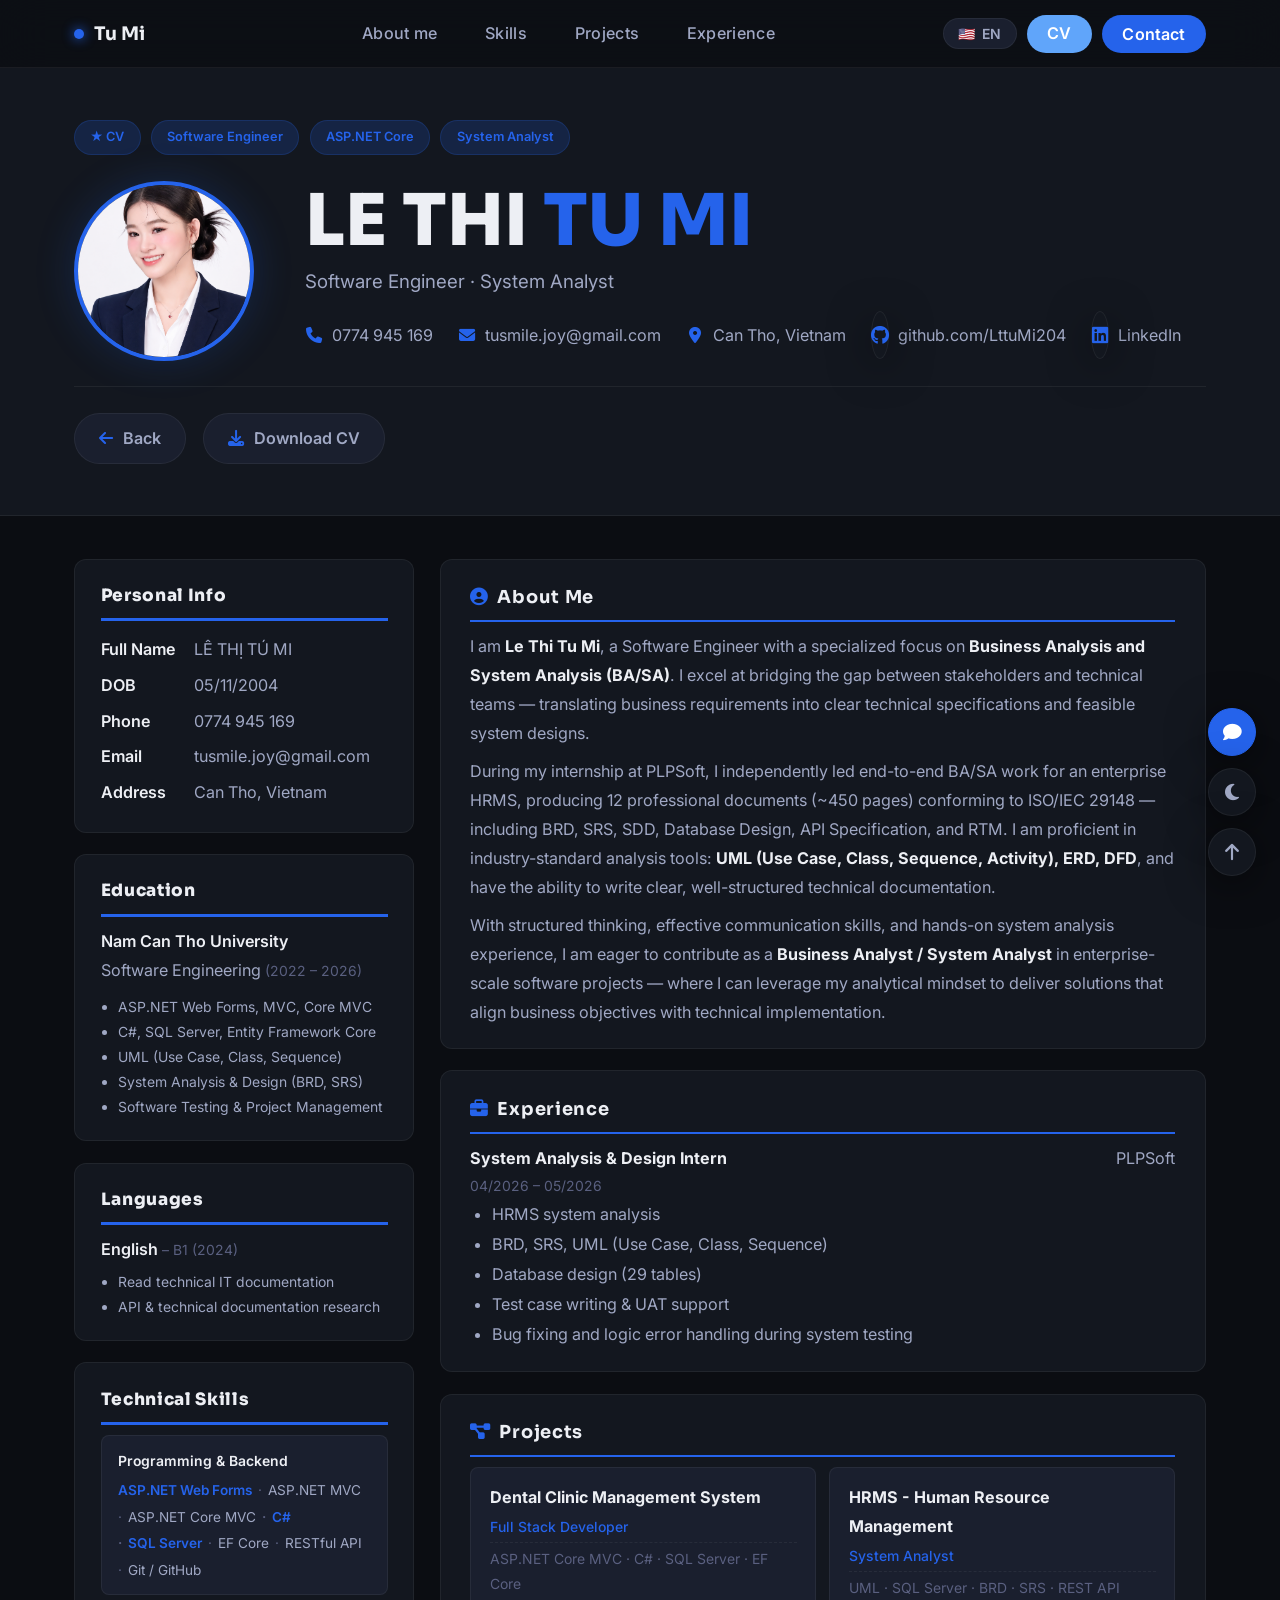
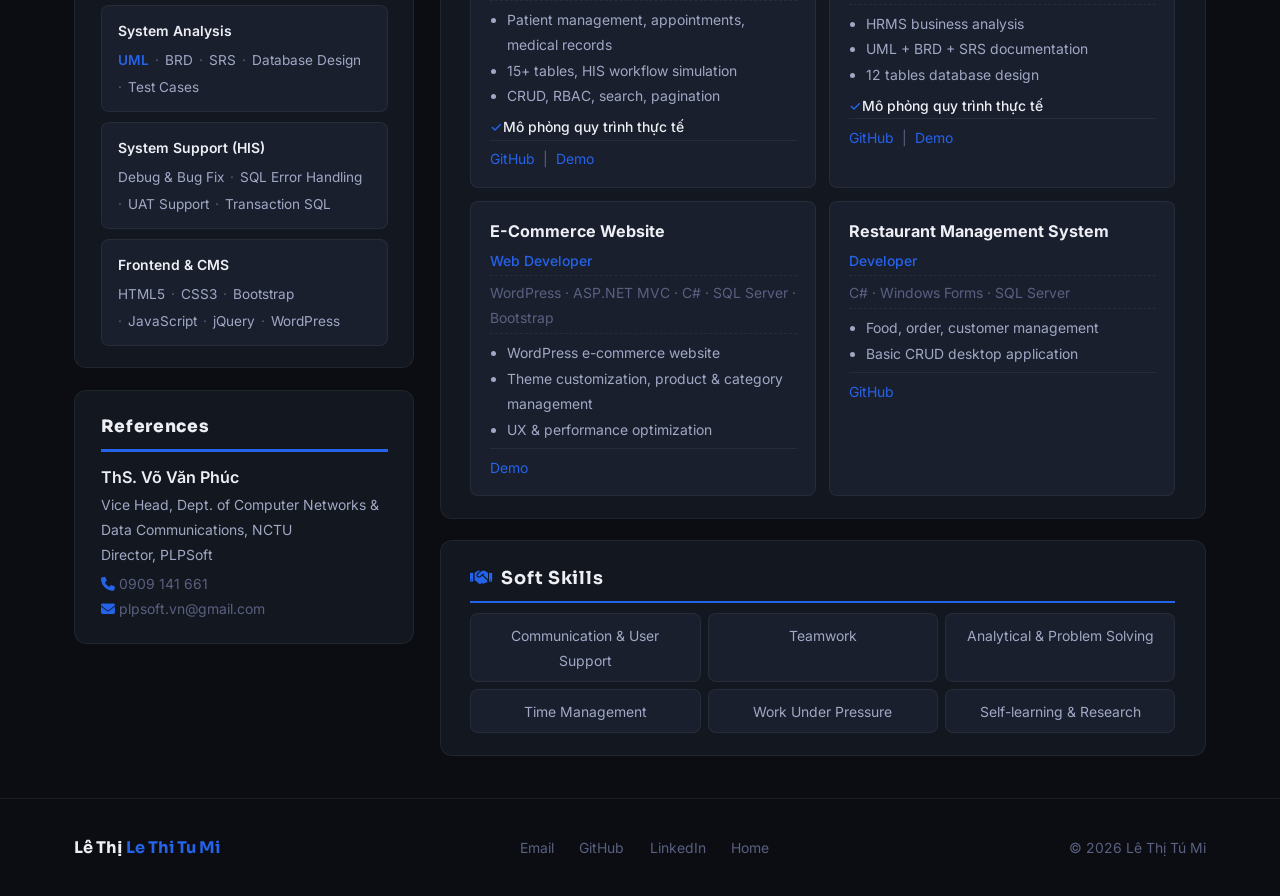
<file: projects/cvweb.html>
<!DOCTYPE html>
<html lang="vi" data-theme="dark">

<head>
  <meta charset="UTF-8" />
  <meta name="viewport" content="width=device-width, initial-scale=1.0" />
  <title>CV – LÊ THỊ TÚ MI | Software Engineer</title>
  <link rel="preconnect" href="https://fonts.googleapis.com" />
  <link rel="preconnect" href="https://fonts.gstatic.com" crossorigin />
  <link
    href="https://fonts.googleapis.com/css2?family=Sora:wght@300;400;600;700;800&family=Inter:wght@300;400;500;600;700&family=JetBrains+Mono:wght@400;500&display=swap"
    rel="stylesheet" />
  <link rel="stylesheet" href="https://cdnjs.cloudflare.com/ajax/libs/font-awesome/6.5.1/css/all.min.css" />
  <style>
    /* ── TOKENS ─────────────────────────────── */
    :root {
      --accent: #2563EB;
      --accent-v: #60A5FA;
      --accent-glow: rgba(37, 99, 235, 0.18);
      --accent-glow2: rgba(37, 99, 235, 0.12);

      /* ── TĂNG KÍCH THƯỚC CHỮ ── */
      --fs-display: clamp(3.2rem, 6vw, 4.2rem);
      --fs-h2: clamp(2rem, 4vw, 2.8rem);
      --fs-h3: 1.3rem;
      --fs-body: 1.1rem;
      --fs-sm: 0.95rem;
      --fs-xs: 0.82rem;

      --radius-sm: 8px;
      --radius-md: 12px;
      --radius-lg: 18px;
      --radius-xl: 28px;

      --transition: 0.25s cubic-bezier(0.4, 0, 0.2, 1);
      --font-sans: 'Inter', system-ui, sans-serif;
      --font-display: 'Sora', system-ui, sans-serif;
      --font-mono: 'JetBrains Mono', monospace;
    }

    .nav-theme {
      display: none !important;
    }

    [data-theme="dark"] {
      --bg: #0B0D12;
      --bg-2: #13171F;
      --bg-3: #1A1F2E;
      --bg-4: #232A3D;
      --border: rgba(255, 255, 255, 0.06);
      --border-h: rgba(255, 255, 255, 0.12);
      --text: #EDEFF4;
      --text-m: #A0A8C4;
      --text-s: #5A6080;
      --card-sh: 0 8px 40px rgba(0, 0, 0, 0.5);
    }

    [data-theme="light"] {
      --bg: #F2F4FA;
      --bg-2: #FFFFFF;
      --bg-3: #ECEEF6;
      --bg-4: #E2E6F2;
      --border: rgba(0, 0, 0, 0.06);
      --border-h: rgba(0, 0, 0, 0.12);
      --text: #111827;
      --text-m: #4B5577;
      --text-s: #9AA0BC;
      --card-sh: 0 8px 32px rgba(80, 90, 160, 0.08);
    }

    /* ── FLOATING ACTIONS ────────────────────── */
    .floating-actions {
      position: fixed;
      right: 24px;
      bottom: 24px;
      z-index: 9999;
      display: flex;
      flex-direction: column;
      gap: 12px;
    }

    .fab {
      width: 48px;
      height: 48px;
      border: 1px solid var(--border);
      border-radius: 50%;
      background: var(--bg-2);
      color: var(--text-m);
      font-size: 1.1rem;
      cursor: pointer;
      display: flex;
      align-items: center;
      justify-content: center;
      transition: all var(--transition);
      box-shadow: var(--card-sh);
      backdrop-filter: blur(8px);
    }

    .fab:hover {
      transform: translateY(-3px);
      border-color: var(--accent);
      color: var(--accent);
      box-shadow: 0 8px 24px rgba(37, 99, 235, 0.2);
    }

    .fab-primary {
      background: var(--accent);
      color: #fff;
      border-color: var(--accent);
    }

    .fab-primary:hover {
      background: var(--accent);
      color: #fff;
      opacity: 0.85;
      box-shadow: 0 8px 24px rgba(37, 99, 235, 0.35);
    }

    /* ── CHATBOX ──────────────────────────────── */
    .chatbox {
      position: fixed;
      right: 90px;
      bottom: 30px;
      width: 300px;
      background: var(--bg-2);
      border: 1px solid var(--border);
      border-radius: var(--radius-lg);
      overflow: hidden;
      box-shadow: 0 20px 50px rgba(0, 0, 0, 0.3);
      z-index: 9998;
      display: none;
    }

    .chatbox.show {
      display: block;
      animation: fadeChat 0.3s ease;
    }

    @keyframes fadeChat {
      from {
        opacity: 0;
        transform: translateY(16px) scale(0.96);
      }

      to {
        opacity: 1;
        transform: translateY(0) scale(1);
      }
    }

    .chat-header {
      background: var(--bg-3);
      padding: 14px 18px;
      font-weight: 600;
      font-size: var(--fs-sm);
      color: var(--text);
      display: flex;
      justify-content: space-between;
      align-items: center;
      border-bottom: 1px solid var(--border);
    }

    .chat-header span {
      cursor: pointer;
      color: var(--text-m);
      font-size: 1.2rem;
      transition: color var(--transition);
    }

    .chat-header span:hover {
      color: var(--text);
    }

    .chat-body {
      padding: 18px;
    }

    .chat-body p {
      font-size: var(--fs-sm);
      color: var(--text-m);
      margin-bottom: 12px;
    }

    .chat-link {
      display: flex;
      align-items: center;
      gap: 10px;
      padding: 10px 14px;
      border-radius: var(--radius-sm);
      background: var(--bg-3);
      border: 1px solid var(--border);
      color: var(--text-m);
      font-size: var(--fs-sm);
      transition: all var(--transition);
      margin-bottom: 6px;
    }

    .chat-link:hover {
      background: var(--accent-glow);
      border-color: var(--accent);
      color: var(--accent);
    }

    .chat-link i {
      width: 20px;
      text-align: center;
      font-size: 1rem;
    }

    /* ── RESET ───────────────────────────────── */
    *,
    *::before,
    *::after {
      box-sizing: border-box;
      margin: 0;
      padding: 0
    }

    html {
      scroll-behavior: smooth;
      font-size: 17px
    }

    body {
      background: var(--bg);
      color: var(--text);
      font-family: var(--font-sans);
      font-weight: 400;
      line-height: 1.8;
      -webkit-font-smoothing: antialiased;
      transition: background var(--transition), color var(--transition);
      overflow-x: hidden
    }

    a {
      color: inherit;
      text-decoration: none
    }

    ul {
      list-style: none
    }

    img {
      max-width: 100%;
      display: block
    }

    button {
      cursor: pointer;
      border: none;
      background: none;
      font-family: inherit
    }

    /* ── NAV ─────────────────────────────────── */
    nav {
      position: fixed;
      top: 0;
      left: 0;
      right: 0;
      z-index: 200;
      height: 68px;
      display: flex;
      align-items: center;
      justify-content: space-between;
      padding: 0 max(2rem, calc((100% - 1200px)/2 + 2rem));
      background: rgba(11, 13, 18, 0.78);
      backdrop-filter: blur(24px);
      border-bottom: 1px solid var(--border);
      transition: background var(--transition);
    }

    [data-theme="light"] nav {
      background: rgba(242, 244, 250, 0.85)
    }

    .nav-brand {
      font-family: var(--font-display);
      font-weight: 700;
      font-size: 1.1rem;
      color: var(--text);
      display: flex;
      align-items: center;
      gap: 0.6rem;
      min-width: 120px;
    }

    .nav-brand-dot {
      width: 10px;
      height: 10px;
      border-radius: 50%;
      background: var(--accent);
      display: inline-block;
      box-shadow: 0 0 12px var(--accent);
      flex-shrink: 0;
    }

    .nav-center {
      display: flex;
      align-items: center;
      gap: 2.8rem
    }

    .nav-center a {
      font-size: var(--fs-sm);
      font-weight: 500;
      color: var(--text-m);
      transition: color var(--transition);
      letter-spacing: 0.02em;
      white-space: nowrap;
    }

    .nav-center a:hover {
      color: var(--text)
    }

    .nav-center a.active {
      color: var(--text);
      border-bottom: 2px solid var(--accent);
      padding-bottom: 2px
    }

    .nav-right {
      display: flex;
      align-items: center;
      gap: 0.6rem;
      flex-shrink: 0
    }

    .nav-lang {
      font-size: var(--fs-xs);
      font-weight: 600;
      color: var(--text-m);
      border: 1px solid var(--border);
      border-radius: 100px;
      padding: 0.35rem 0.85rem;
      display: flex;
      align-items: center;
      gap: 0.4rem;
      transition: all var(--transition);
      background: var(--bg-3);
      min-width: 60px;
      justify-content: center;
    }

    .nav-lang:hover {
      border-color: var(--accent);
      color: var(--accent)
    }

    .nav-cta {
      font-size: var(--fs-sm);
      font-weight: 600;
      color: #fff;
      padding: 0.5rem 1.2rem;
      border-radius: 100px;
      transition: all var(--transition);
      letter-spacing: 0.01em;
      white-space: nowrap;
      display: inline-flex;
      align-items: center;
      justify-content: center;
      height: 38px;
      min-width: 60px;
    }

    .nav-cta:hover {
      opacity: 0.85;
      transform: translateY(-1px);
      box-shadow: 0 4px 20px rgba(37, 99, 235, 0.35);
    }

    .nav-hamburger {
      display: none;
      width: 38px;
      height: 38px;
      align-items: center;
      justify-content: center;
      border-radius: var(--radius-sm);
      background: var(--bg-3);
      border: 1px solid var(--border);
      font-size: 1.3rem;
      color: var(--text-m);
      flex-shrink: 0;
    }

    .mobile-menu {
      display: none;
      position: fixed;
      top: 68px;
      left: 0;
      right: 0;
      z-index: 190;
      background: var(--bg-2);
      border-bottom: 1px solid var(--border);
      padding: 1.5rem 2rem;
      flex-direction: column;
      gap: 1.25rem;
    }

    .mobile-menu a {
      font-size: 1rem;
      font-weight: 500;
      color: var(--text-m)
    }

    .mobile-menu a.active {
      color: var(--accent)
    }

    .mobile-menu.open {
      display: flex
    }

    /* ── DROPDOWN CONTACT ────────────────────── */
    .nav-dropdown {
      position: relative;
      display: inline-block;
    }

    .dropdown-toggle {
      background: var(--accent);
      border: none;
      padding: 0.5rem 1.2rem;
      border-radius: 100px;
      font-size: var(--fs-sm);
      font-weight: 600;
      color: #fff;
      height: 38px;
      min-width: 60px;
      display: inline-flex;
      align-items: center;
      justify-content: center;
      white-space: nowrap;
      cursor: pointer;
      transition: all var(--transition);
      letter-spacing: 0.01em;
    }

    .dropdown-toggle:hover {
      opacity: 0.85;
      transform: translateY(-1px);
      box-shadow: 0 4px 20px rgba(37, 99, 235, 0.35);
    }

    .dropdown-menu {
      position: absolute;
      top: calc(100% + 8px);
      right: 0;
      min-width: 220px;
      background: var(--bg-2);
      border: 1px solid var(--border);
      border-radius: var(--radius-md);
      padding: 0.5rem 0;
      box-shadow: var(--card-sh);
      opacity: 0;
      visibility: hidden;
      transform: translateY(-6px);
      transition: all var(--transition);
      z-index: 300;
      list-style: none;
    }

    .nav-dropdown:hover .dropdown-menu,
    .nav-dropdown.active .dropdown-menu {
      opacity: 1;
      visibility: visible;
      transform: translateY(0);
    }

    .dropdown-item {
      display: flex;
      align-items: center;
      gap: 0.75rem;
      padding: 0.55rem 1.25rem;
      font-size: var(--fs-sm);
      color: var(--text-m);
      transition: all var(--transition);
      text-decoration: none;
      white-space: nowrap;
    }

    .dropdown-item i {
      width: 18px;
      text-align: center;
      font-size: 0.95rem;
      color: var(--accent);
    }

    .dropdown-item:hover {
      background: var(--accent-glow);
      color: var(--text);
    }

    .dropdown-item:hover i {
      color: var(--text);
    }

    @media (max-width: 768px) {
      .nav-dropdown .dropdown-menu {
        position: static;
        opacity: 1;
        visibility: visible;
        transform: none;
        box-shadow: none;
        background: transparent;
        border: none;
        padding: 0.5rem 0 0 1rem;
        display: none;
        width: 100%;
      }

      .nav-dropdown.open .dropdown-menu {
        display: block;
      }

      .nav-dropdown .dropdown-toggle::after {
        content: ' ▾';
        font-size: 0.7rem;
      }

      .nav-dropdown.open .dropdown-toggle::after {
        content: ' ▴';
      }

      .dropdown-item {
        padding: 0.4rem 0.75rem;
        color: var(--text-m);
      }

      .dropdown-item i {
        width: 20px;
        font-size: 1rem;
      }
    }

    /* ── CV HEADER ───────────────────────────── */
    .cv-header {
      background: var(--bg-2);
      padding: 120px max(2rem, calc((100% - 1200px)/2 + 2rem)) 3rem;
      border-bottom: 1px solid var(--border);
    }

    .cv-header .container {
      max-width: 1200px;
      margin: 0 auto;
    }

    .cv-header .cv-tags {
      display: flex;
      flex-wrap: wrap;
      gap: 0.6rem;
      margin-bottom: 1.5rem;
    }

    .cv-header .cv-tags .tag {
      font-size: 0.75rem;
      font-weight: 600;
      padding: 0.3rem 0.9rem;
      border-radius: 100px;
      background: var(--accent-glow);
      color: var(--accent);
      border: 1px solid rgba(37, 99, 235, 0.2);
    }

    .cv-header .cv-profile {
      display: flex;
      align-items: center;
      gap: 3rem;
      flex-wrap: wrap;
    }

    /* ── TĂNG KÍCH THƯỚC AVATAR ── */
    .cv-header .avatar {
      width: 180px;
      height: 180px;
      border-radius: 50%;
      overflow: hidden;
      border: 4px solid var(--accent);
      flex-shrink: 0;
      background: var(--bg-3);
      box-shadow: 0 0 40px rgba(37, 99, 235, 0.2);
    }

    .cv-header .avatar img {
      width: 100%;
      height: 100%;
      object-fit: cover;
      display: block;
    }

    .cv-header .avatar-placeholder {
      width: 100%;
      height: 100%;
      display: flex;
      align-items: center;
      justify-content: center;
      font-size: 4rem;
      color: var(--text-s);
      font-weight: 700;
    }

    .cv-header .cv-info {
      flex: 1;
    }

    .cv-header .cv-info h1 {
      font-family: var(--font-display);
      font-size: var(--fs-display);
      font-weight: 800;
      color: var(--text);
      line-height: 1.1;
      margin-bottom: 0.25rem;
    }

    .cv-header .cv-info h1 span {
      color: var(--accent);
    }

    .cv-header .cv-info .title {
      font-size: var(--fs-body);
      color: var(--text-m);
      margin-bottom: 0.75rem;
    }

    .cv-header .cv-info .contact-grid {
      display: flex;
      flex-wrap: wrap;
      gap: 1.5rem;
    }

    .cv-header .cv-info .contact-item {
      font-size: var(--fs-sm);
      color: var(--text-m);
      display: flex;
      align-items: center;
      gap: 0.5rem;
    }

    .cv-header .cv-info .contact-item i {
      color: var(--accent);
      width: 18px;
      text-align: center;
    }

    .cv-header .cv-info .contact-item a:hover {
      color: var(--accent);
    }

    .cv-header .cv-actions {
      display: flex;
      flex-wrap: wrap;
      gap: 1rem;
      margin-top: 1.5rem;
      padding-top: 1.5rem;
      border-top: 1px solid var(--border);
    }

    .cv-header .cv-actions a {
      display: inline-flex;
      align-items: center;
      gap: 0.6rem;
      padding: 0.6rem 1.4rem;
      border-radius: 100px;
      font-size: var(--fs-sm);
      font-weight: 600;
      transition: all var(--transition);
      background: var(--bg-3);
      color: var(--text-m);
      border: 1px solid var(--border);
      text-decoration: none;
    }

    .cv-header .cv-actions a i {
      font-size: 0.95rem;
      color: var(--accent);
    }

    .cv-header .cv-actions a:hover {
      border-color: var(--accent);
      color: var(--accent);
      transform: translateY(-2px);
      box-shadow: 0 4px 16px rgba(37, 99, 235, 0.15);
    }

    .cv-header .cv-actions a:hover i {
      color: var(--accent);
    }

    /* ── CV CONTENT ───────────────────────────── */
    .cv-content {
      background: var(--bg);
      padding: 2.5rem max(2rem, calc((100% - 1200px)/2 + 2rem));
      /* Giảm từ 4rem xuống 2.5rem */
    }

    .cv-content .container {
      max-width: 1200px;
      margin: 0 auto;
      display: grid;
      grid-template-columns: 340px 1fr;
      gap: 1.5rem;
      /* Giảm từ 2.5rem xuống 1.5rem */
      align-items: start;
    }

    /* ── SIDEBAR ───────────────────────────────── */
    .cv-sidebar {
      display: flex;
      flex-direction: column;
      gap: 1.25rem;
      /* Giảm từ 2rem xuống 1.25rem */
      position: sticky;
      top: 100px;
    }

    .cv-sidebar .info-item .label {
      font-weight: 600;
      color: var(--text);
      min-width: 85px;
      flex-shrink: 0;
    }

    .cv-sidebar .block {
      background: var(--bg-2);
      border: 1px solid var(--border);
      border-radius: var(--radius-md);
      padding: 1.25rem 1.5rem;
      /* Giảm từ 1.5rem 1.75rem */
    }

    .cv-sidebar .block-title {
      font-family: var(--font-display);
      font-size: 1rem;
      font-weight: 800;
      /* Tăng từ 700 lên 800 */
      color: var(--text);
      letter-spacing: 0.04em;
      margin-bottom: 0.6rem;
      padding-bottom: 0.4rem;
      border-bottom: 3px solid var(--accent);
      /* Tăng độ dày viền */
    }

    .cv-sidebar .info-item {
      font-size: var(--fs-sm);
      color: var(--text-m);
      padding: 0.2rem 0;
      /* Giảm từ 0.35rem */
      display: flex;
      align-items: flex-start;
      gap: 0.5rem;
    }

    /* ===== KỸ NĂNG CHUYÊN MÔN (TRÁI) ===== */
    .skill-card {
      background: var(--bg-3);
      border: 1px solid var(--border);
      border-radius: var(--radius-sm);
      padding: 12px 16px;
      margin-bottom: 10px;
      transition: all var(--transition);
    }

    .skill-card:last-child {
      margin-bottom: 0;
    }

    .skill-card:hover {
      border-color: var(--accent);
      transform: translateX(2px);
    }

    .skill-card .skill-label {
      font-size: 0.82rem;
      font-weight: 600;
      color: var(--text);
      display: block;
      margin-bottom: 5px;
    }

    .skill-card .skill-tags {
      display: flex;
      flex-wrap: wrap;
      gap: 2px 6px;
    }

    .skill-card .skill-tag {
      font-size: 0.8rem;
      color: var(--text-m);
    }

    .skill-card .skill-tag+.skill-tag::before {
      content: "·";
      margin-right: 6px;
      color: var(--text-s);
    }

    .skill-card .skill-tag:first-child::before {
      content: none;
    }

    .skill-card .skill-tag.primary {
      font-weight: 600;
      color: var(--accent);
    }

    /* ── MAIN CONTENT ─────────────────────────── */
    .cv-main {
      display: flex;
      flex-direction: column;
      gap: 1.25rem;
      /* Giảm từ 2rem */
    }

    .cv-main .block {
      background: var(--bg-2);
      border: 1px solid var(--border);
      border-radius: var(--radius-md);
      padding: 1.25rem 1.75rem;
      /* Giảm từ 1.75rem 2.25rem */
    }

    .cv-main .block-title {
      font-family: var(--font-display);
      font-size: 1.05rem;
      /* Giảm nhẹ từ 1.1rem */
      font-weight: 700;
      color: var(--text);
      letter-spacing: 0.04em;
      margin-bottom: 0.6rem;
      /* Giảm từ 0.75rem */
      padding-bottom: 0.4rem;
      /* Giảm từ 0.5rem */
      border-bottom: 2px solid var(--accent);
      display: flex;
      align-items: center;
      gap: 0.5rem;
    }

    .cv-main .block-title i {
      color: var(--accent);
    }

    .cv-main p {
      font-size: var(--fs-sm);
      color: var(--text-m);
      line-height: 1.8;
      /* Giảm từ 1.9 */
      margin-bottom: 0.5rem;
      /* Giảm từ 0.75rem */
    }

    .cv-main p:last-child {
      margin-bottom: 0;
    }

    .cv-main p strong {
      color: var(--text);
    }

    /* ── PROJECT GRID ─────────────────────────── */
    .projects-grid {
      display: grid;
      grid-template-columns: 1fr 1fr;
      gap: 0.75rem;
      /* Giảm từ 1rem */
    }

    .proj-card {
      background: var(--bg-3);
      border: 1px solid var(--border);
      border-radius: var(--radius-sm);
      padding: 0.9rem 1.1rem;
      /* Giảm từ 1.1rem 1.35rem */
      transition: all var(--transition);
    }

    .proj-card:hover {
      border-color: var(--accent);
      transform: translateY(-2px);
    }

    .proj-card .proj-title {
      font-weight: 700;
      font-size: var(--fs-sm);
      color: var(--text);
      margin-bottom: 0.1rem;
      /* Giảm từ 0.15rem */
    }

    .proj-card .proj-meta {
      font-size: var(--fs-xs);
      color: var(--accent);
      font-weight: 500;
      margin-bottom: 0.15rem;
      /* Giảm từ 0.25rem */
    }

    .proj-card .proj-tech {
      font-size: var(--fs-xs);
      color: var(--text-s);
      margin-bottom: 0.35rem;
      /* Giảm từ 0.5rem */
      padding: 0.2rem 0;
      /* Giảm từ 0.25rem */
      border-top: 1px dashed var(--border);
      border-bottom: 1px dashed var(--border);
    }

    .proj-card ul {
      font-size: var(--fs-xs);
      color: var(--text-m);
      padding-left: 1rem;
      list-style: disc;
      margin-bottom: 0.35rem;
      /* Giảm từ 0.5rem */
    }

    .proj-card ul li {
      margin-bottom: 0.05rem;
      /* Giảm từ 0.1rem */
    }

    .proj-card .proj-links {
      font-size: var(--fs-xs);
      color: var(--text-s);
      padding-top: 0.35rem;
      /* Giảm từ 0.5rem */
      border-top: 1px solid var(--border);
    }

    .proj-card .proj-links a {
      color: var(--accent);
    }

    .proj-card .proj-links a:hover {
      text-decoration: underline;
    }

    .proj-card .proj-links .sep {
      color: var(--text-s);
      margin: 0 0.25rem;
    }

    .proj-card .proj-result {
      font-size: var(--fs-xs);
      color: var(--text);
      font-weight: 500;
      padding-left: 0.75rem;
      position: relative;
    }

    .proj-card .proj-result::before {
      content: '✓';
      position: absolute;
      left: 0;
      color: var(--accent);
    }

    /* ── EXPERIENCE ───────────────────────────── */
    .exp-item {
      margin-bottom: 0.75rem;
      /* Giảm từ 1rem */
    }

    .exp-item:last-child {
      margin-bottom: 0;
    }

    .exp-item .exp-header {
      display: flex;
      flex-wrap: wrap;
      justify-content: space-between;
      align-items: baseline;
    }

    .exp-item .exp-title {
      font-weight: 700;
      font-size: var(--fs-sm);
      color: var(--text);
    }

    .exp-item .exp-company {
      font-size: var(--fs-sm);
      color: var(--text-m);
    }

    .exp-item .exp-period {
      font-size: var(--fs-xs);
      color: var(--text-s);
    }

    .exp-item ul {
      font-size: var(--fs-sm);
      color: var(--text-m);
      padding-left: 1.25rem;
      list-style: disc;
      margin-top: 0.15rem;
      /* Giảm từ 0.25rem */
    }

    .exp-item ul li {
      margin-bottom: 0.05rem;
      /* Giảm từ 0.1rem */
    }

    /* ── SOFT SKILLS ──────────────────────────── */
    .soft-skills-grid {
      display: grid;
      grid-template-columns: 1fr 1fr 1fr;
      gap: 0.4rem;
      /* Giảm từ 0.5rem */
    }

    .soft-skill-item {
      background: var(--bg-3);
      border: 1px solid var(--border);
      border-radius: var(--radius-sm);
      padding: 0.5rem 0.7rem;
      /* Giảm từ 0.6rem 0.85rem */
      font-size: var(--fs-xs);
      color: var(--text-m);
      text-align: center;
      transition: all var(--transition);
    }

    .soft-skill-item:hover {
      border-color: var(--accent);
      color: var(--text);
    }

    /* ── RESPONSIVE ──────────────────────── */
    @media(max-width:1024px) {
      .cv-content .container {
        grid-template-columns: 1fr;
        gap: 2rem;
      }

      .cv-sidebar {
        position: static;
        display: grid;
        grid-template-columns: 1fr 1fr;
        gap: 1rem;
      }

      .projects-grid {
        grid-template-columns: 1fr;
      }

      .soft-skills-grid {
        grid-template-columns: 1fr 1fr;
      }
    }

    @media(max-width:768px) {

      /* ── NAV ── */
      nav {
        padding: 0 1.25rem
      }

      .nav-center {
        display: none
      }

      .nav-hamburger {
        display: flex
      }

      .nav-cta {
        display: none
      }

      .dropdown-toggle {
        display: none;
      }

      /* ── CV HEADER ── */
      .cv-header {
        padding: 70px 1rem 1.5rem;
      }

      .cv-header .cv-tags {
        justify-content: center;
        gap: 0.4rem;
      }

      .cv-header .cv-tags .tag {
        font-size: 0.6rem;
        padding: 0.2rem 0.6rem;
      }

      .cv-header .cv-profile {
        flex-direction: column;
        text-align: center;
        gap: 1.5rem;
      }

      .cv-header .avatar {
        width: 120px;
        height: 120px;
        margin: 0 auto;
      }

      .cv-header .cv-info h1 {
        font-size: clamp(1.8rem, 5vw, 2.5rem);
        text-align: center;
      }

      .cv-header .cv-info .title {
        font-size: 0.85rem;
        text-align: center;
      }

      .cv-header .cv-info .contact-grid {
        justify-content: center;
        gap: 0.6rem 1rem;
      }

      .cv-header .cv-info .contact-item {
        font-size: 0.75rem;
      }

      .cv-header .cv-actions {
        justify-content: center;
        gap: 0.6rem;
      }

      .cv-header .cv-actions a {
        padding: 0.5rem 1rem;
        font-size: 0.8rem;
      }

      /* ── CV CONTENT ── */
      .cv-content {
        padding: 1.5rem 1rem;
      }

      .cv-content .container {
        gap: 1rem;
      }

      /* ── SIDEBAR ── */
      .cv-sidebar {
        grid-template-columns: 1fr;
        gap: 0.8rem;
        position: static;
      }

      .cv-sidebar .block {
        padding: 0.8rem 1rem;
      }

      .cv-sidebar .block-title {
        font-size: 0.9rem;
        margin-bottom: 0.4rem;
        padding-bottom: 0.3rem;
      }

      .cv-sidebar .info-item {
        font-size: 0.8rem;
        padding: 0.15rem 0;
        flex-wrap: wrap;
      }

      .cv-sidebar .info-item .label {
        min-width: 70px;
        font-size: 0.75rem;
      }

      /* ── SKILL CARDS ── */
      .skill-card {
        padding: 8px 12px;
        margin-bottom: 6px;
      }

      .skill-card .skill-label {
        font-size: 0.75rem;
      }

      .skill-card .skill-tag {
        font-size: 0.7rem;
      }

      /* ── MAIN CONTENT ── */
      .cv-main {
        gap: 0.8rem;
      }

      .cv-main .block {
        padding: 0.8rem 1rem;
      }

      .cv-main .block-title {
        font-size: 0.9rem;
        margin-bottom: 0.4rem;
        padding-bottom: 0.3rem;
      }

      .cv-main p {
        font-size: 0.8rem;
        line-height: 1.6;
        text-align: justify;
      }

      /* ── PROJECTS ── */
      .projects-grid {
        grid-template-columns: 1fr;
        gap: 0.6rem;
      }

      .proj-card {
        padding: 0.7rem 0.9rem;
      }

      .proj-card .proj-title {
        font-size: 0.85rem;
      }

      .proj-card .proj-meta {
        font-size: 0.7rem;
      }

      .proj-card .proj-tech {
        font-size: 0.7rem;
        padding: 0.15rem 0;
      }

      .proj-card ul {
        font-size: 0.7rem;
        padding-left: 0.8rem;
      }

      .proj-card .proj-links {
        font-size: 0.7rem;
        padding-top: 0.25rem;
      }

      .proj-card .proj-result {
        font-size: 0.7rem;
      }

      /* ── EXPERIENCE ── */
      .exp-item {
        margin-bottom: 0.5rem;
      }

      .exp-item .exp-title {
        font-size: 0.85rem;
      }

      .exp-item .exp-company {
        font-size: 0.8rem;
      }

      .exp-item .exp-period {
        font-size: 0.7rem;
      }

      .exp-item ul {
        font-size: 0.8rem;
        padding-left: 1rem;
      }

      /* ── SOFT SKILLS ── */
      .soft-skills-grid {
        grid-template-columns: 1fr 1fr;
        gap: 0.3rem;
      }

      .soft-skill-item {
        font-size: 0.7rem;
        padding: 0.3rem 0.5rem;
      }

      /* ── REFERENCES ── */
      .cv-sidebar .block:last-child div {
        font-size: 0.75rem !important;
      }

      /* ── FLOATING ACTIONS ── */
      .floating-actions {
        right: 16px;
        bottom: 16px;
        gap: 10px;
      }

      .fab {
        width: 42px;
        height: 42px;
        font-size: 0.95rem;
      }

      /* ── CHATBOX ── */
      .chatbox {
        right: 16px;
        bottom: 80px;
        width: 280px;
      }

      /* ── FOOTER ── */
      footer {
        flex-direction: column;
        text-align: center;
        gap: 0.5rem;
        padding: 1.5rem 1rem;
      }

      .foot-links {
        flex-wrap: wrap;
        justify-content: center;
        gap: 0.8rem;
      }

      .foot-links a {
        font-size: 0.7rem;
      }
    }

    @media(max-width:480px) {
      .cv-header .cv-info h1 {
        font-size: 2rem;
      }

      .cv-main .block {
        padding: 1rem 1.25rem;
      }

      .soft-skills-grid {
        grid-template-columns: 1fr;
      }

      .exp-item .exp-header {
        flex-direction: column;
      }

      .cv-header .avatar {
        width: 120px;
        height: 120px;
      }
    }

    /* ── THÊM BREAKPOINT CHO MÀN HÌNH RẤT NHỎ ── */
    @media(max-width:400px) {
      .cv-header {
        padding: 60px 0.75rem 1rem;
      }

      .cv-header .avatar {
        width: 100px;
        height: 100px;
      }

      .cv-header .cv-info h1 {
        font-size: 1.5rem;
      }

      .cv-header .cv-info .title {
        font-size: 0.75rem;
      }

      .cv-header .cv-info .contact-item {
        font-size: 0.65rem;
      }

      .cv-header .cv-actions a {
        font-size: 0.7rem;
        padding: 0.4rem 0.8rem;
      }

      .cv-sidebar .block {
        padding: 0.6rem 0.8rem;
      }

      .cv-sidebar .info-item {
        font-size: 0.7rem;
      }

      .cv-sidebar .info-item .label {
        min-width: 60px;
        font-size: 0.65rem;
      }

      .cv-main .block {
        padding: 0.6rem 0.8rem;
      }

      .soft-skills-grid {
        grid-template-columns: 1fr 1fr;
      }

      .soft-skill-item {
        font-size: 0.6rem;
        padding: 0.2rem 0.4rem;
      }

      .skill-card .skill-tag {
        font-size: 0.6rem;
      }

      .proj-card .proj-title {
        font-size: 0.75rem;
      }

      .proj-card .proj-tech {
        font-size: 0.6rem;
      }

      .proj-card ul {
        font-size: 0.6rem;
      }
    }

    /* ── FOOTER ─────────────────────────────── */
    footer {
      background: var(--bg);
      border-top: 1px solid var(--border);
      padding: 2rem max(2rem, calc((100% - 1200px)/2 + 2rem));
      display: flex;
      align-items: center;
      justify-content: space-between;
      flex-wrap: wrap;
      gap: 1rem;
    }

    .foot-brand {
      font-family: var(--font-display);
      font-size: 0.95rem;
      font-weight: 700;
      color: var(--text);
      min-width: 140px
    }

    .foot-brand span {
      color: var(--accent)
    }

    .foot-links {
      display: flex;
      gap: 1.5rem
    }

    .foot-links a {
      font-size: var(--fs-xs);
      color: var(--text-s);
      transition: color var(--transition);
      white-space: nowrap
    }

    .foot-links a:hover {
      color: var(--accent)
    }

    .foot-copy {
      font-size: var(--fs-xs);
      color: var(--text-s)
    }

    /* ── SCROLL REVEAL ────────────────────── */
    .reveal {
      opacity: 0;
      transform: translateY(24px);
      transition: opacity 0.7s ease, transform 0.7s ease
    }

    .reveal.visible {
      opacity: 1;
      transform: translateY(0)
    }
  </style>
</head>

<body>

  <!-- NAV -->
  <nav>
    <div class="nav-brand" id="navBrand">
      <span class="nav-brand-dot"></span>
      <a href="../index.html" id="brandName" data-en="Tu Mi" data-vi="Tú Mi">
        Tú Mi
      </a>
    </div>
    <div class="nav-center">
      <a href="../index.html#about" data-en="About me" data-vi="Về tôi">About me</a>
      <a href="../index.html#skills" data-en="Skills" data-vi="Kỹ năng">Skills</a>
      <a href="../index.html#projects" data-en="Projects" data-vi="Dự án">Projects</a>
      <a href="../index.html#experience" data-en="Experience" data-vi="Kinh nghiệm">Experience</a>
<!-- 
      <a href="../projects/danh-gia.html" data-en="Review" data-vi="Đánh giá">Đánh giá</a> -->
    </div>
    <div class="nav-right">
      <button class="nav-lang" id="langBtn" title="Switch language">
        <span id="langFlag">🇻🇳</span><span id="langCode">VI</span>
      </button>
      <button class="nav-theme" id="themeBtn" title="Toggle theme">☀️</button>
      <a href="../projects/cvweb.html" class="nav-cta" style="background:var(--accent-v)" data-en="CV"
        data-vi="CV">CV</a>
      <div class="nav-dropdown">
        <button class="dropdown-toggle" data-en="Contact" data-vi="Liên hệ">
          Liên hệ
        </button>
        <ul class="dropdown-menu">
          <li>
            <a href="mailto:tusmile.joy@gmail.com" class="dropdown-item">
              <i class="fas fa-envelope"></i>
              <span>Email: tusmile.joy@gmail.com</span>
            </a>
          </li>
          <li>
            <a href="tel:0774945169" class="dropdown-item">
              <i class="fas fa-phone-alt"></i>
              <span>Call: 0774.945.169</span>
            </a>
          </li>
          <li>
            <a href="https://www.linkedin.com/in/t%C3%BA-mi-l%C3%AA-th%E1%BB%8B-890a091aa/" target="_blank"
              rel="noopener noreferrer" class="dropdown-item">
              <i class="fab fa-linkedin-in"></i>
              <span>LinkedIn</span>
            </a>
          </li>
          <li>
            <a href="https://github.com/LttuMi204" target="_blank" rel="noopener noreferrer" class="dropdown-item">
              <i class="fab fa-github"></i>
              <span>GitHub</span>
            </a>
          </li>
          <li>
            <a href="https://zalo.me/0774945169" target="_blank" rel="noopener noreferrer" class="dropdown-item">
              <i class="fas fa-comment-dots" style="color:#0068FF;"></i>
              <span>Zalo: Lê Thị Tú Mi</span>
            </a>
          </li>
        </ul>
      </div>
      <button class="nav-hamburger" id="hamburger">☰</button>
    </div>
  </nav>

  <!-- MOBILE MENU -->
  <div class="mobile-menu" id="mobileMenu">
    <a href="../index.html#about" data-en="About" data-vi="Về tôi">Về tôi</a>
    <a href="../index.html#skills" data-en="Skills" data-vi="Kỹ năng">Kỹ năng</a>
    <a href="../index.html#projects" data-en="Projects" data-vi="Dự án">Dự án</a>
    <a href="../index.html#experience" data-en="Experience" data-vi="Kinh nghiệm">Kinh nghiệm</a>
    <a href="../index.html#contact" data-en="Contact" data-vi="Liên hệ">Liên hệ</a>
  </div>

  <!-- CV HEADER -->
  <section class="cv-header">
    <div class="container">
      <div class="cv-tags">
        <span class="tag">★ CV</span>
        <span class="tag">Software Engineer</span>
        <span class="tag">ASP.NET Core</span>
        <span class="tag">System Analyst</span>
      </div>

      <div class="cv-profile">
        <div class="avatar">
          <img src="../assets/images/avatarcv.png" alt="Lê Thị Tú Mi" />
        </div>
        <div class="cv-info">
          <h1 id="cvName">LÊ THỊ <span>TÚ MI</span></h1>
          <div class="title" data-en="Software Engineer · System Analyst"
            data-vi="Kỹ sư phần mềm · Phân tích hệ thống">
            Software Engineer · System Analyst
          </div>
          <div class="contact-grid">
            <span class="contact-item">
              <i class="fas fa-phone"></i> 0774 945 169
            </span>
            <span class="contact-item">
              <i class="fas fa-envelope"></i> <a href="mailto:tusmile.joy@gmail.com">tusmile.joy@gmail.com</a>
            </span>
            <span class="contact-item">
              <i class="fas fa-map-marker-alt"></i> <span data-en="Can Tho, Vietnam" data-vi="Cần Thơ, Việt Nam">Cần
                Thơ, Việt Nam</span>
            </span>
            <span class="contact-item">
              <i class="fab fa-github"></i> <a href="https://github.com/LttuMi204"
                target="_blank">github.com/LttuMi204</a>
            </span>
            <span class="contact-item">
              <i class="fab fa-linkedin"></i> <a href="https://linkedin.com/in/tu-mi-le-thi-kpm"
                target="_blank">LinkedIn</a>
            </span>
          </div>
        </div>
      </div>

      <div class="cv-actions">
        <a href="../index.html" class="btn-outline">
          <i class="fas fa-arrow-left"></i> <span data-en="Back" data-vi="Quay lại">Quay lại</span>
        </a>
        <a href="../assets/pdf/CV_LETHITUMI.pdf" class="btn-primary" download>
          <i class="fas fa-download"></i> <span data-en="Download CV" data-vi="Tải CV">Tải CV</span>
        </a>
      </div>
    </div>
  </section>

  <!-- CV CONTENT -->
  <section class="cv-content">
    <div class="container">

      <!-- SIDEBAR -->
      <aside class="cv-sidebar">

        <!-- Thông tin cá nhân -->
        <div class="block reveal">
          <div class="block-title"><span data-en="Personal Info" data-vi="Thông tin cá nhân">Thông tin cá nhân</span>
          </div>
          <div class="info-item">
            <span class="label"><span data-en="Full Name" data-vi="Họ tên">Họ tên</span></span>
            <span>LÊ THỊ TÚ MI</span>
          </div>
          <div class="info-item">
            <span class="label"><span data-en="DOB" data-vi="Ngày sinh">Ngày sinh</span></span>
            <span>05/11/2004</span>
          </div>
          <div class="info-item">
            <span class="label"><span data-en="Phone" data-vi="Điện thoại">Điện thoại</span></span>
            <span>0774 945 169</span>
          </div>
          <div class="info-item">
            <span class="label">Email</span>
            <span><a href="mailto:tusmile.joy@gmail.com">tusmile.joy@gmail.com</a></span>
          </div>
          <div class="info-item">
            <span class="label"><span data-en="Address" data-vi="Địa chỉ">Địa chỉ</span></span>
            <span><span data-en="Can Tho, Vietnam" data-vi="Cần Thơ, Việt Nam">Cần Thơ, Việt Nam</span></span>
          </div>
        </div>

        <!-- Học vấn -->
        <div class="block reveal">
          <div class="block-title"><span data-en="Education" data-vi="Học vấn">Học vấn</span></div>
          <div style="font-weight:600;color:var(--text);font-size:var(--fs-sm);">
            <span data-en="Nam Can Tho University" data-vi="Trường Đại học Nam Cần Thơ">Trường Đại học Nam Cần
              Thơ</span>
          </div>
          <div style="font-size:var(--fs-sm);color:var(--text-m);">
            <span data-en="Software Engineering" data-vi="Kỹ sư Kỹ thuật Phần mềm">Kỹ sư Kỹ thuật Phần mềm</span>
            <span style="color:var(--text-s);font-size:var(--fs-xs);"> (2022 – 2026)</span>
          </div>
          <ul style="font-size:var(--fs-xs);color:var(--text-m);padding-left:1rem;list-style:disc;margin-top:0.5rem;">
            <li data-en="ASP.NET Web Forms, MVC, Core MVC" data-vi="ASP.NET Web Forms, MVC, Core MVC">ASP.NET Web Forms,
              MVC, Core MVC</li>
            <li data-en="C#, SQL Server, Entity Framework Core" data-vi="C#, SQL Server, Entity Framework Core">C#, SQL
              Server, Entity Framework Core</li>
            <li data-en="UML (Use Case, Class, Sequence)" data-vi="UML (Use Case, Class, Sequence)">UML (Use Case,
              Class, Sequence)</li>
            <li data-en="System Analysis & Design (BRD, SRS)" data-vi="Phân tích & Thiết kế hệ thống (BRD, SRS)">Phân
              tích & Thiết kế hệ thống (BRD, SRS)</li>
            <li data-en="Software Testing & Project Management" data-vi="Kiểm thử phần mềm, Quản lý dự án CNTT">Kiểm thử
              phần mềm, Quản lý dự án CNTT</li>
          </ul>
        </div>

        <!-- Ngoại ngữ -->
        <div class="block reveal">
          <div class="block-title"><span data-en="Languages" data-vi="Ngoại ngữ">Ngoại ngữ</span></div>
          <div style="font-weight:600;color:var(--text);font-size:var(--fs-sm);">
            <span data-en="English" data-vi="Tiếng Anh">Tiếng Anh</span>
            <span style="font-weight:400;color:var(--text-s);font-size:var(--fs-xs);"> – B1 (2024)</span>
          </div>
          <ul style="font-size:var(--fs-xs);color:var(--text-m);padding-left:1rem;list-style:disc;margin-top:0.25rem;">
            <li data-en="Read technical IT documentation" data-vi="Đọc hiểu tài liệu kỹ thuật CNTT">Đọc hiểu tài liệu kỹ
              thuật CNTT</li>
            <li data-en="API & technical documentation research" data-vi="Tra cứu API, tài liệu kỹ thuật">Tra cứu API,
              tài liệu kỹ thuật</li>
          </ul>
        </div>

        <!-- Kỹ năng chuyên môn -->
        <div class="block reveal">
          <div class="block-title"><span data-en="Technical Skills" data-vi="Kỹ năng chuyên môn">Kỹ năng chuyên
              môn</span></div>

          <!-- ===== KỸ NĂNG CHUYÊN MÔN ===== -->


          <div class="skill-card">
            <span class="skill-label" data-en="Programming & Backend" data-vi="Lập trình & Backend">Lập trình &amp;
              Backend</span>
            <div class="skill-tags">
              <span class="skill-tag primary">ASP.NET Web Forms</span>
              <span class="skill-tag">ASP.NET MVC</span>
              <span class="skill-tag">ASP.NET Core MVC</span>
              <span class="skill-tag primary">C#</span>
              <span class="skill-tag primary">SQL Server</span>
              <span class="skill-tag">EF Core</span>
              <span class="skill-tag">RESTful API</span>
              <span class="skill-tag">Git / GitHub</span>
            </div>
          </div>

          <div class="skill-card">
            <span class="skill-label" data-en="System Analysis" data-vi="Phân tích hệ thống">Phân tích hệ thống</span>
            <div class="skill-tags">
              <span class="skill-tag primary">UML</span>
              <span class="skill-tag">BRD</span>
              <span class="skill-tag">SRS</span>
              <span class="skill-tag">Database Design</span>
              <span class="skill-tag">Test Cases</span>
            </div>
          </div>

          <div class="skill-card">
            <span class="skill-label" data-en="System Support (HIS)" data-vi="System Support (HIS)">System Support
              (HIS)</span>
            <div class="skill-tags">
              <span class="skill-tag">Debug &amp; Bug Fix</span>
              <span class="skill-tag">SQL Error Handling</span>
              <span class="skill-tag">UAT Support</span>
              <span class="skill-tag">Transaction SQL</span>
            </div>
          </div>

          <div class="skill-card">
            <span class="skill-label" data-en="Frontend & CMS" data-vi="Frontend & CMS">Frontend &amp; CMS</span>
            <div class="skill-tags">
              <span class="skill-tag">HTML5</span>
              <span class="skill-tag">CSS3</span>
              <span class="skill-tag">Bootstrap</span>
              <span class="skill-tag">JavaScript</span>
              <span class="skill-tag">jQuery</span>
              <span class="skill-tag">WordPress</span>
            </div>
          </div>
        </div>
        <!-- Người xác nhận -->
        <div class="block reveal">
          <div class="block-title"><span data-en="References" data-vi="Người xác nhận">Người xác nhận</span></div>
          <div style="font-weight:600;color:var(--text);font-size:var(--fs-sm);">ThS. Võ Văn Phúc</div>
          <div style="font-size:var(--fs-xs);color:var(--text-m);">
            <span data-en="Vice Head, Dept. of Computer Networks & Data Communications, NCTU"
              data-vi="Phó Trưởng Bộ môn Mạng Máy tính & TT Dữ liệu – ĐH Nam Cần Thơ">Phó Trưởng Bộ môn Mạng Máy tính
              &amp; TT Dữ liệu – ĐH Nam Cần Thơ</span>
          </div>
          <div style="font-size:var(--fs-xs);color:var(--text-m);">
            <span data-en="Director, PLPSoft" data-vi="Giám đốc Công ty TNHH Công nghệ Phần mềm Phúc Lâm Phương">Giám
              đốc Công ty TNHH Công nghệ Phần mềm Phúc Lâm Phương</span>
          </div>
          <div style="font-size:var(--fs-xs);color:var(--text-s);margin-top:0.25rem;">
            <i class="fas fa-phone" style="color:var(--accent);"></i> 0909 141 661
          </div>
          <div style="font-size:var(--fs-xs);color:var(--text-s);">
            <i class="fas fa-envelope" style="color:var(--accent);"></i> plpsoft.vn@gmail.com
          </div>
        </div>

      </aside>

      <!-- MAIN CONTENT -->
      <main class="cv-main">

        <!-- Giới thiệu -->
        <div class="block reveal">
          <div class="block-title">
            <i class="fas fa-user-circle"></i>
            <span data-en="About Me" data-vi="Giới thiệu">Giới thiệu</span>
          </div>

          <p data-en="I am <strong>Le Thi Tu Mi</strong>, a Software Engineer with a specialized focus on <strong>Business Analysis and System Analysis (BA/SA)</strong>. I excel at bridging the gap between stakeholders and technical teams — translating business requirements into clear technical specifications and feasible system designs."
            data-vi="Tôi là <strong>Lê Thị Tú Mi</strong>, kỹ sư phần mềm với thế mạnh đặc biệt về <strong>phân tích nghiệp vụ và thiết kế hệ thống (Business Analyst / System Analyst)</strong>. Tôi có khả năng làm cầu nối giữa các bên liên quan, chuyển hóa yêu cầu nghiệp vụ thành đặc tả kỹ thuật rõ ràng và thiết kế hệ thống khả thi.">
            Tôi là <strong>Lê Thị Tú Mi</strong>, kỹ sư phần mềm với thế mạnh đặc biệt về <strong>phân tích nghiệp vụ và
              thiết kế hệ thống (Business Analyst / System Analyst)</strong>. Tôi có khả năng làm cầu nối giữa các bên
            liên quan, chuyển hóa yêu cầu nghiệp vụ thành đặc tả kỹ thuật rõ ràng và thiết kế hệ thống khả thi.
          </p>

          <p data-en="During my internship at PLPSoft, I independently led end-to-end BA/SA work for an enterprise HRMS, producing 12 professional documents (~450 pages) conforming to ISO/IEC 29148 — including BRD, SRS, SDD, Database Design, API Specification, and RTM. I am proficient in industry-standard analysis tools: <strong>UML (Use Case, Class, Sequence, Activity), ERD, DFD</strong>, and have the ability to write clear, well-structured technical documentation."
            data-vi="Trong kỳ thực tập tại PLPSoft, tôi đã độc lập thực hiện toàn bộ công việc BA/SA cho hệ thống HRMS doanh nghiệp, tạo ra 12 tài liệu chuyên nghiệp (~450 trang) theo chuẩn ISO/IEC 29148 – bao gồm BRD, SRS, SDD, Database Design, API Specification và RTM. Tôi thành thạo các công cụ phân tích: <strong>UML (Use Case, Class, Sequence, Activity), ERD, DFD</strong> và có khả năng viết tài liệu kỹ thuật rõ ràng, mạch lạc.">
            Trong kỳ thực tập tại PLPSoft, tôi đã độc lập thực hiện toàn bộ công việc BA/SA cho hệ thống HRMS doanh
            nghiệp, tạo ra 12 tài liệu chuyên nghiệp (~450 trang) theo chuẩn ISO/IEC 29148 – bao gồm BRD, SRS, SDD,
            Database Design, API Specification và RTM. Tôi thành thạo các công cụ phân tích: <strong>UML (Use Case,
              Class, Sequence, Activity), ERD, DFD</strong> và có khả năng viết tài liệu kỹ thuật rõ ràng, mạch lạc.
          </p>

          <p data-en="With structured thinking, effective communication skills, and hands-on system analysis experience, I am eager to contribute as a <strong>Business Analyst / System Analyst</strong> in enterprise-scale software projects — where I can leverage my analytical mindset to deliver solutions that align business objectives with technical implementation."
            data-vi="Với tư duy có cấu trúc, khả năng giao tiếp hiệu quả và kinh nghiệm phân tích hệ thống thực tế, tôi mong muốn được đóng góp với vai trò <strong>Business Analyst / System Analyst</strong> trong các dự án phần mềm quy mô doanh nghiệp — nơi tôi có thể vận dụng tư duy phân tích để mang lại giải pháp đáp ứng mục tiêu kinh doanh và triển khai kỹ thuật.">
            Với tư duy có cấu trúc, khả năng giao tiếp hiệu quả và kinh nghiệm phân tích hệ thống thực tế, tôi mong muốn
            được đóng góp với vai trò <strong>Business Analyst / System Analyst</strong> trong các dự án phần mềm quy mô
            doanh nghiệp — nơi tôi có thể vận dụng tư duy phân tích để mang lại giải pháp đáp ứng mục tiêu kinh doanh và
            triển khai kỹ thuật.
          </p>
        </div>

        <!-- Kinh nghiệm -->
        <div class="block reveal">
          <div class="block-title">
            <i class="fas fa-briefcase"></i>
            <span data-en="Experience" data-vi="Kinh nghiệm">Kinh nghiệm</span>
          </div>

          <div class="exp-item">
            <div class="exp-header">
              <span class="exp-title" data-en="System Analysis & Design Intern"
                data-vi="Thực tập sinh Phân tích & Thiết kế Hệ thống">Thực tập sinh Phân tích &amp; Thiết kế Hệ
                thống</span>
              <span class="exp-company">PLPSoft</span>
            </div>
            <div class="exp-period">04/2026 – 05/2026</div>
            <ul>
              <li data-en="HRMS system analysis" data-vi="Phân tích hệ thống HRMS">Phân tích hệ thống HRMS</li>
              <li data-en="BRD, SRS, UML (Use Case, Class, Sequence)"
                data-vi="Viết BRD, SRS, UML (Use Case, Class, Sequence)">Viết BRD, SRS, UML (Use Case, Class, Sequence)
              </li>
              <li data-en="Database design (29 tables)" data-vi="Thiết kế database (29 tables)">Thiết kế database (29
                tables)</li>
              <li data-en="Test case writing & UAT support" data-vi="Viết test case & hỗ trợ kiểm thử (UAT)">Viết test
                case &amp; hỗ trợ kiểm thử (UAT)</li>
              <li data-en="Bug fixing and logic error handling during system testing"
                data-vi="Hỗ trợ xử lý bug và lỗi logic trong quá trình test hệ thống">Hỗ trợ xử lý bug và lỗi logic
                trong quá trình test hệ thống</li>
            </ul>
          </div>
        </div>

        <!-- Dự án -->
        <div class="block reveal">
          <div class="block-title">
            <i class="fas fa-project-diagram"></i>
            <span data-en="Projects" data-vi="Dự án">Dự án</span>
          </div>

          <div class="projects-grid">

            <div class="proj-card">
              <div class="proj-title" data-en="Dental Clinic Management System"
                data-vi="Hệ thống Quản lý Phòng khám Nha khoa">Hệ thống Quản lý Phòng khám Nha khoa</div>
              <div class="proj-meta">Full Stack Developer</div>
              <div class="proj-tech">ASP.NET Core MVC · C# · SQL Server · EF Core</div>
              <ul>
                <li data-en="Patient management, appointments, medical records"
                  data-vi="Quản lý bệnh nhân, lịch khám, hồ sơ khám">Quản lý bệnh nhân, lịch khám, hồ sơ khám</li>
                <li data-en="15+ tables, HIS workflow simulation" data-vi="15+ tables, mô phỏng quy trình HIS">15+
                  tables, mô phỏng quy trình HIS</li>
                <li data-en="CRUD, RBAC, search, pagination" data-vi="CRUD, phân quyền (RBAC), tìm kiếm, phân trang">
                  CRUD, phân quyền (RBAC), tìm kiếm, phân trang</li>
              </ul>
              <div class="proj-result">Mô phỏng quy trình thực tế</div>
              <div class="proj-links">
                <a href="https://github.com/LttuMi204/quanlyphongkhamnhakhoa" target="_blank">GitHub</a>
                <span class="sep">|</span>
                <a href="http://quanlyphongkham-doan2.runasp.net/" target="_blank">Demo</a>
              </div>
            </div>

            <div class="proj-card">
              <div class="proj-title" data-en="HRMS - Human Resource Management" data-vi="Hệ thống Quản lý Nhân sự">Hệ
                thống Quản lý Nhân sự</div>
              <div class="proj-meta">System Analyst</div>
              <div class="proj-tech">UML · SQL Server · BRD · SRS · REST API</div>
              <ul>
                <li data-en="HRMS business analysis" data-vi="Phân tích nghiệp vụ HRMS">Phân tích nghiệp vụ HRMS</li>
                <li data-en="UML + BRD + SRS documentation" data-vi="Thiết kế UML + BRD + SRS">Thiết kế UML + BRD + SRS
                </li>
                <li data-en="12 tables database design" data-vi="Database 12 tables">Database 12 tables</li>
              </ul>
              <div class="proj-result">Mô phỏng quy trình thực tế</div>
              <div class="proj-links">
                <a href="https://github.com/LttuMi204/HRMS-Human-Resource-Management-System" target="_blank">GitHub</a>
                <span class="sep">|</span>
                <a href="https://lttumi204.github.io/HRMS-Human-Resource-Management-System/" target="_blank">Demo</a>
              </div>
            </div>

            <div class="proj-card">
              <div class="proj-title" data-en="E-Commerce Website" data-vi="Website Bán hàng Thiết bị Di động">Website
                Bán hàng Thiết bị Di động</div>
              <div class="proj-meta">Web Developer</div>
              <div class="proj-tech">WordPress · ASP.NET MVC · C# · SQL Server · Bootstrap</div>
              <ul>
                <li data-en="WordPress e-commerce website" data-vi="Xây dựng website thương mại điện tử trên WordPress">
                  Xây dựng website thương mại điện tử trên WordPress</li>
                <li data-en="Theme customization, product & category management"
                  data-vi="Tùy chỉnh giao diện và quản lý sản phẩm, danh mục">Tùy chỉnh giao diện và quản lý sản phẩm,
                  danh mục</li>
                <li data-en="UX & performance optimization" data-vi="Tối ưu trải nghiệm người dùng và hiệu năng">Tối ưu
                  trải nghiệm người dùng và hiệu năng</li>
              </ul>
              <div class="proj-links">
                <a href="https://thaisonmobile.id.vn/" target="_blank">Demo</a>
              </div>
            </div>

            <div class="proj-card">
              <div class="proj-title" data-en="Restaurant Management System" data-vi="Hệ thống Quản lý Nhà hàng">Hệ
                thống Quản lý Nhà hàng</div>
              <div class="proj-meta">Developer</div>
              <div class="proj-tech">C# · Windows Forms · SQL Server</div>
              <ul>
                <li data-en="Food, order, customer management" data-vi="Quản lý món ăn, đơn hàng, khách hàng">Quản lý
                  món ăn, đơn hàng, khách hàng</li>
                <li data-en="Basic CRUD desktop application" data-vi="Ứng dụng desktop CRUD cơ bản">Ứng dụng desktop
                  CRUD cơ bản</li>
              </ul>
              <div class="proj-links">
                <a href="https://github.com/LttuMi204/WindowsFormsApp_DOAN-2203" target="_blank">GitHub</a>
              </div>
            </div>

          </div>
        </div>

        <!-- Kỹ năng mềm -->
        <div class="block reveal">
          <div class="block-title">
            <i class="fas fa-handshake"></i>
            <span data-en="Soft Skills" data-vi="Kỹ năng mềm">Kỹ năng mềm</span>
          </div>
          <div class="soft-skills-grid">
            <div class="soft-skill-item" data-en="Communication & User Support" data-vi="Giao tiếp & Hỗ trợ người dùng">
              Giao tiếp &amp; Hỗ trợ người dùng</div>
            <div class="soft-skill-item" data-en="Teamwork" data-vi="Làm việc nhóm">Làm việc nhóm</div>
            <div class="soft-skill-item" data-en="Analytical & Problem Solving"
              data-vi="Tư duy phân tích & Giải quyết vấn đề">Tư duy phân tích &amp; Giải quyết vấn đề</div>
            <div class="soft-skill-item" data-en="Time Management" data-vi="Quản lý thời gian">Quản lý thời gian</div>
            <div class="soft-skill-item" data-en="Work Under Pressure" data-vi="Chịu được áp lực công việc">Chịu được áp
              lực công việc</div>
            <div class="soft-skill-item" data-en="Self-learning & Research" data-vi="Chủ động học hỏi & Nghiên cứu">Chủ
              động học hỏi &amp; Nghiên cứu</div>
          </div>
        </div>

      </main>

    </div>
  </section>

  <!-- FOOTER -->
  <footer>
    <div class="foot-brand">Lê Thị <span id="footerName">Tú Mi</span></div>
    <div class="foot-links">
      <a href="mailto:tusmile.joy@gmail.com">Email</a>
      <a href="https://github.com/LttuMi204" target="_blank">GitHub</a>
      <a href="https://www.linkedin.com/in/t%C3%BA-mi-l%C3%AA-th%E1%BB%8B-890a091aa/" target="_blank">LinkedIn</a>
      <a href="../index.html" data-en="Home" data-vi="Trang chủ">Trang chủ</a>
    </div>
    <div class="foot-copy">© 2026 Lê Thị Tú Mi</div>
  </footer>

  <!-- ── FLOATING ACTIONS ── -->
  <div class="floating-actions">
    <button class="fab fab-primary" id="chatToggle" title="Contact">
      <i class="fas fa-comment"></i>
    </button>
    <button class="fab" id="themeBtnFloat" title="Toggle theme">
      <i class="fas fa-moon" id="themeIcon"></i>
    </button>
    <button class="fab" id="backToTop" title="Back to top">
      <i class="fas fa-arrow-up"></i>
    </button>
  </div>

  <!-- ── CHATBOX ── -->
  <div class="chatbox" id="chatBox">
    <div class="chat-header">
      <span data-en="Contact" data-vi="Liên hệ">Liên hệ</span>
      <span id="closeChat">✕</span>
    </div>
    <div class="chat-body">
      <p data-en="Connect with me via:" data-vi="Kết nối với tôi qua:">Kết nối với tôi qua:</p>
      <a href="mailto:tusmile.joy@gmail.com" class="chat-link">
        <i class="fas fa-envelope"></i> tusmile.joy@gmail.com
      </a>
      <a href="tel:0774945169" class="chat-link">
        <i class="fas fa-phone"></i> 0774.945.169
      </a>
      <a href="https://www.linkedin.com/in/t%C3%BA-mi-l%C3%AA-th%E1%BB%8B-890a091aa/" target="_blank" class="chat-link">
        <i class="fab fa-linkedin"></i> LinkedIn
      </a>
      <a href="https://github.com/LttuMi204" target="_blank" class="chat-link">
        <i class="fab fa-github"></i> GitHub
      </a>
    </div>
  </div>

  <script>
    /* ── THEME ── */
    const html = document.documentElement;
    const themeBtn = document.getElementById('themeBtn');
    const themeBtnFloat = document.getElementById('themeBtnFloat');
    const themeIcon = document.getElementById('themeIcon');
    const saved = localStorage.getItem('theme') || 'dark';
    html.setAttribute('data-theme', saved);
    updateThemeUI(saved);

    function updateThemeUI(theme) {
      const isDark = theme === 'dark';
      themeBtn.textContent = isDark ? '☀️' : '🌙';
      themeIcon.className = isDark ? 'fas fa-moon' : 'fas fa-sun';
    }

    function toggleTheme() {
      const t = html.getAttribute('data-theme') === 'dark' ? 'light' : 'dark';
      html.setAttribute('data-theme', t);
      localStorage.setItem('theme', t);
      updateThemeUI(t);
    }

    themeBtn.addEventListener('click', toggleTheme);
    themeBtnFloat.addEventListener('click', toggleTheme);

    /* ── LANGUAGE ── */
    let lang = localStorage.getItem('lang') || 'vi';
    const langBtn = document.getElementById('langBtn');
    const langFlag = document.getElementById('langFlag');
    const langCode = document.getElementById('langCode');

    function removeAccents(str) {
      const map = {
        'á': 'a', 'à': 'a', 'ả': 'a', 'ã': 'a', 'ạ': 'a', 'â': 'a', 'ầ': 'a', 'ẩ': 'a', 'ẫ': 'a', 'ậ': 'a', 'ấ': 'a',
        'ă': 'a', 'ằ': 'a', 'ẳ': 'a', 'ẵ': 'a', 'ặ': 'a', 'é': 'e', 'è': 'e', 'ẻ': 'e', 'ẽ': 'e', 'ẹ': 'e', 'ê': 'e',
        'ề': 'e', 'ể': 'e', 'ễ': 'e', 'ệ': 'e', 'í': 'i', 'ì': 'i', 'ỉ': 'i', 'ĩ': 'i', 'ị': 'i', 'ó': 'o', 'ò': 'o',
        'ỏ': 'o', 'õ': 'o', 'ọ': 'o', 'ô': 'o', 'ồ': 'o', 'ổ': 'o', 'ỗ': 'o', 'ộ': 'o', 'ơ': 'o', 'ờ': 'o', 'ở': 'o',
        'ỡ': 'o', 'ợ': 'o', 'ú': 'u', 'ù': 'u', 'ủ': 'u', 'ũ': 'u', 'ụ': 'u', 'ư': 'u', 'ừ': 'u', 'ử': 'u', 'ữ': 'u',
        'ự': 'u', 'ý': 'y', 'ỳ': 'y', 'ỷ': 'y', 'ỹ': 'y', 'ỵ': 'y', 'đ': 'd', 'Á': 'A', 'À': 'A', 'Ả': 'A', 'Ã': 'A',
        'Ạ': 'A', 'Â': 'A', 'Ầ': 'A', 'Ẩ': 'A', 'Ẫ': 'A', 'Ậ': 'A', 'Ă': 'A', 'Ằ': 'A', 'Ẳ': 'A', 'Ẵ': 'A', 'Ặ': 'A',
        'É': 'E', 'È': 'E', 'Ẻ': 'E', 'Ẽ': 'E', 'Ẹ': 'E', 'Ê': 'E', 'Ề': 'E', 'Ể': 'E', 'Ễ': 'E', 'Ệ': 'E', 'Í': 'I',
        'Ì': 'I', 'Ỉ': 'I', 'Ĩ': 'I', 'Ị': 'I', 'Ó': 'O', 'Ò': 'O', 'Ỏ': 'O', 'Õ': 'O', 'Ọ': 'O', 'Ô': 'O', 'Ồ': 'O',
        'Ổ': 'O', 'Ỗ': 'O', 'Ộ': 'O', 'Ơ': 'O', 'Ờ': 'O', 'Ở': 'O', 'Ỡ': 'O', 'Ợ': 'O', 'Ú': 'U', 'Ù': 'U', 'Ủ': 'U',
        'Ũ': 'U', 'Ụ': 'U', 'Ư': 'U', 'Ừ': 'U', 'Ử': 'U', 'Ữ': 'U', 'Ự': 'U', 'Ý': 'Y', 'Ỳ': 'Y', 'Ỷ': 'Y', 'Ỹ': 'Y',
        'Ỵ': 'Y', 'Đ': 'D'
      };
      return str.split('').map(ch => map[ch] || ch).join('');
    }

    const fullName = 'Lê Thị Tú Mi';
    const englishName = removeAccents(fullName);

    function applyLang(l) {
      lang = l;
      localStorage.setItem('lang', l);
      langFlag.textContent = l === 'en' ? '🇺🇸' : '🇻🇳';
      langCode.textContent = l === 'en' ? 'EN' : 'VI';

      if (l === 'en') {
        document.getElementById('brandName').textContent = 'Tu Mi';
        document.getElementById('cvName').innerHTML = 'LE THI <span>TU MI</span>';
        document.getElementById('footerName').textContent = englishName;
      } else {
        document.getElementById('brandName').textContent = 'Tú Mi';
        document.getElementById('cvName').innerHTML = 'LÊ THỊ <span>TÚ MI</span>';
        document.getElementById('footerName').textContent = 'Tú Mi';
      }

      document.querySelectorAll('[data-en]').forEach(el => {
        const txt = el.getAttribute('data-' + l);
        if (txt) el.innerHTML = txt;
      });
    }

    applyLang(lang);
    langBtn.addEventListener('click', () => applyLang(lang === 'en' ? 'vi' : 'en'));

    /* ── HAMBURGER ── */
    const ham = document.getElementById('hamburger');
    const mob = document.getElementById('mobileMenu');
    ham.addEventListener('click', () => mob.classList.toggle('open'));
    mob.querySelectorAll('a').forEach(a => a.addEventListener('click', () => mob.classList.remove('open')));

    /* ── SCROLL REVEAL ── */
    const revealEls = document.querySelectorAll('.reveal');
    const ro = new IntersectionObserver((entries) => {
      entries.forEach(e => {
        if (e.isIntersecting) {
          e.target.classList.add('visible');
          ro.unobserve(e.target);
        }
      });
    }, { threshold: 0.12 });
    revealEls.forEach(el => ro.observe(el));

    /* ── BACK TO TOP ── */
    const backToTop = document.getElementById('backToTop');
    backToTop.addEventListener('click', () => {
      window.scrollTo({ top: 0, behavior: 'smooth' });
    });

    /* ── CHATBOX ── */
    const chatToggle = document.getElementById('chatToggle');
    const chatBox = document.getElementById('chatBox');
    const closeChat = document.getElementById('closeChat');

    chatToggle.addEventListener('click', () => {
      chatBox.classList.toggle('show');
    });

    closeChat.addEventListener('click', () => {
      chatBox.classList.remove('show');
    });

    document.addEventListener('click', (e) => {
      if (!chatBox.contains(e.target) && e.target !== chatToggle && !chatToggle.contains(e.target)) {
        chatBox.classList.remove('show');
      }
    });
  </script>
</body>

</html>
</file>
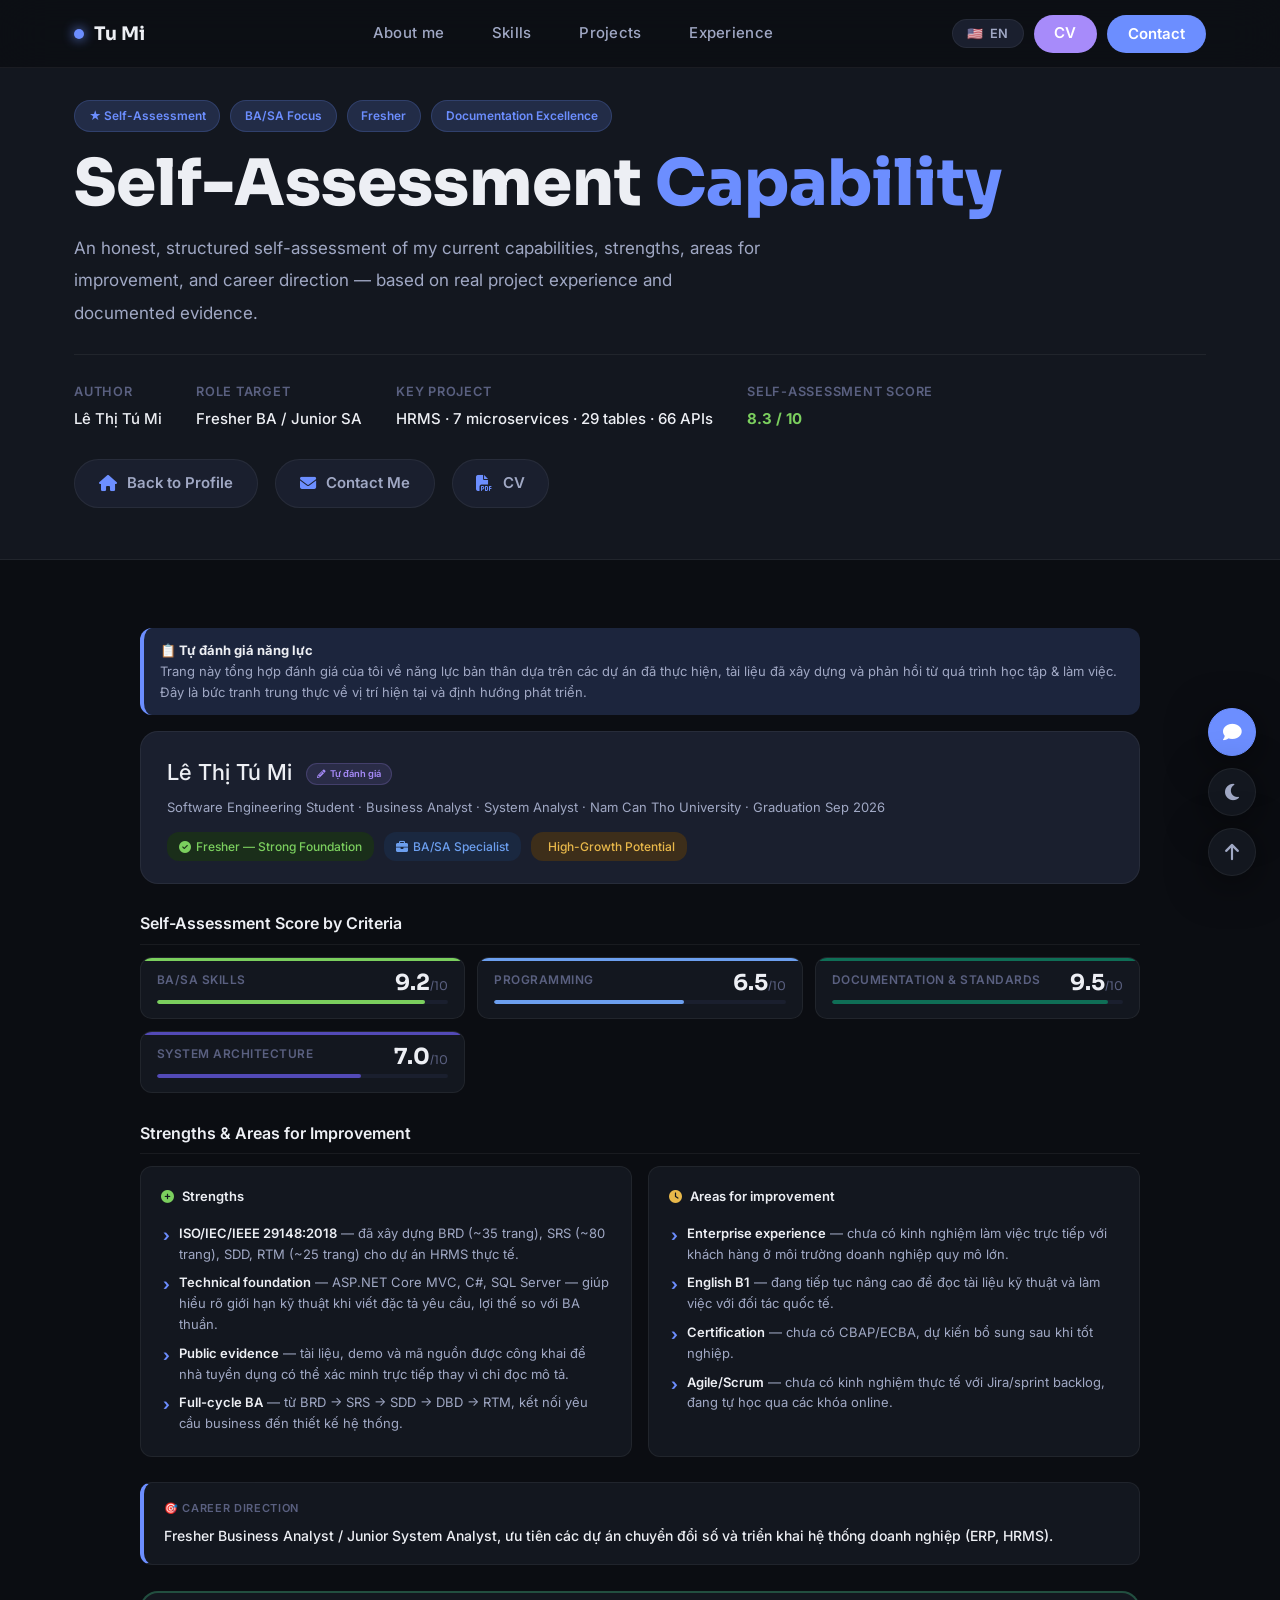
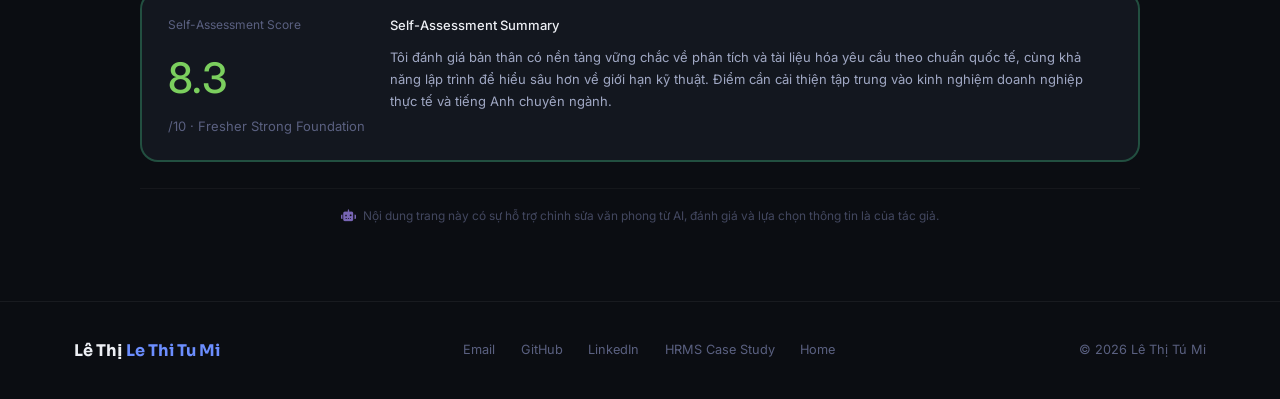
<file: projects/danh-gia.html>
<!DOCTYPE html>
<html lang="en" data-theme="dark">

<head>
  <meta charset="UTF-8" />
  <meta name="viewport" content="width=device-width,initial-scale=1.0" />
  <title>TỰ ĐÁNH GIÁ NĂNG LỰC</title>
  <link rel="preconnect" href="https://fonts.googleapis.com" />
  <link rel="preconnect" href="https://fonts.gstatic.com" crossorigin />
  <link
    href="https://fonts.googleapis.com/css2?family=Sora:wght@300;400;600;700;800&family=Inter:wght@300;400;500;600;700&family=JetBrains+Mono:wght@400;500&display=swap"
    rel="stylesheet" />
  <link rel="stylesheet" href="https://cdnjs.cloudflare.com/ajax/libs/font-awesome/6.5.1/css/all.min.css" />
  <style>
    /* ── TOKENS ─────────────────────────────── */
    :root {
      --accent: #6C8EFF;
      --accent-v: #A78BFA;
      --accent-glow: rgba(108, 142, 255, 0.18);
      --accent-glow2: rgba(167, 139, 250, 0.12);

      --fs-display: clamp(2.8rem, 5vw, 3.8rem);
      --fs-h2: clamp(1.8rem, 3.5vw, 2.6rem);
      --fs-h3: 1.15rem;
      --fs-body: 1rem;
      --fs-sm: 0.88rem;
      --fs-xs: 0.75rem;

      --radius-sm: 8px;
      --radius-md: 12px;
      --radius-lg: 18px;
      --radius-xl: 28px;

      --transition: 0.25s cubic-bezier(0.4, 0, 0.2, 1);
      --font-sans: 'Inter', system-ui, sans-serif;
      --font-display: 'Sora', system-ui, sans-serif;
      --font-mono: 'JetBrains Mono', monospace;
    }

    .nav-theme {
      display: none !important;
    }

    [data-theme="dark"] {
      --bg: #0B0D12;
      --bg-2: #13171F;
      --bg-3: #1A1F2E;
      --bg-4: #232A3D;
      --border: rgba(255, 255, 255, 0.06);
      --border-h: rgba(255, 255, 255, 0.12);
      --text: #EDEFF4;
      --text-m: #A0A8C4;
      --text-s: #5A6080;
      --card-sh: 0 8px 40px rgba(0, 0, 0, 0.5);
      --color-background-success: #1A2E1A;
      --color-text-success: #7BCF5E;
      --color-background-info: #1A2840;
      --color-text-info: #6C9FEF;
      --color-background-warning: #3D2E1A;
      --color-text-warning: #E8B84A;
      --color-background-danger: #3D1A1A;
      --color-text-danger: #EF6C6C;
      --color-border-success: rgba(72, 210, 140, 0.3);
      --color-border-secondary: rgba(255, 255, 255, 0.08);
      --color-border-tertiary: rgba(255, 255, 255, 0.05);
    }

    [data-theme="light"] {
      --bg: #F2F4FA;
      --bg-2: #FFFFFF;
      --bg-3: #ECEEF6;
      --bg-4: #E2E6F2;
      --border: rgba(0, 0, 0, 0.06);
      --border-h: rgba(0, 0, 0, 0.12);
      --text: #111827;
      --text-m: #4B5577;
      --text-s: #9AA0BC;
      --card-sh: 0 8px 32px rgba(80, 90, 160, 0.08);
      --color-background-success: #EAF3DE;
      --color-text-success: #3B6D11;
      --color-background-info: #E6F1FB;
      --color-text-info: #185FA5;
      --color-background-warning: #FAEEDA;
      --color-text-warning: #BA7517;
      --color-background-danger: #FCEBEB;
      --color-text-danger: #A32D2D;
      --color-border-success: rgba(72, 210, 140, 0.3);
      --color-border-secondary: rgba(0, 0, 0, 0.08);
      --color-border-tertiary: rgba(0, 0, 0, 0.05);
    }

    /* ── FLOATING ACTIONS ────────────────────── */
    .floating-actions {
      position: fixed;
      right: 24px;
      bottom: 24px;
      z-index: 9999;
      display: flex;
      flex-direction: column;
      gap: 12px;
    }

    .fab {
      width: 48px;
      height: 48px;
      border: 1px solid var(--border);
      border-radius: 50%;
      background: var(--bg-2);
      color: var(--text-m);
      font-size: 1.1rem;
      cursor: pointer;
      display: flex;
      align-items: center;
      justify-content: center;
      transition: all var(--transition);
      box-shadow: var(--card-sh);
      backdrop-filter: blur(8px);
    }

    .fab:hover {
      transform: translateY(-3px);
      border-color: var(--accent);
      color: var(--accent);
      box-shadow: 0 8px 24px rgba(108, 142, 255, 0.2);
    }

    .fab-primary {
      background: var(--accent);
      color: #fff;
      border-color: var(--accent);
    }

    .fab-primary:hover {
      background: var(--accent);
      color: #fff;
      opacity: 0.85;
      box-shadow: 0 8px 24px rgba(108, 142, 255, 0.35);
    }

    /* ── CHATBOX ──────────────────────────────── */
    .chatbox {
      position: fixed;
      right: 90px;
      bottom: 30px;
      width: 300px;
      background: var(--bg-2);
      border: 1px solid var(--border);
      border-radius: var(--radius-lg);
      overflow: hidden;
      box-shadow: 0 20px 50px rgba(0, 0, 0, 0.3);
      z-index: 9998;
      display: none;
    }

    .chatbox.show {
      display: block;
      animation: fadeChat 0.3s ease;
    }

    @keyframes fadeChat {
      from {
        opacity: 0;
        transform: translateY(16px) scale(0.96);
      }
      to {
        opacity: 1;
        transform: translateY(0) scale(1);
      }
    }

    .chat-header {
      background: var(--bg-3);
      padding: 14px 18px;
      font-weight: 600;
      font-size: var(--fs-sm);
      color: var(--text);
      display: flex;
      justify-content: space-between;
      align-items: center;
      border-bottom: 1px solid var(--border);
    }

    .chat-header span {
      cursor: pointer;
      color: var(--text-m);
      font-size: 1.2rem;
      transition: color var(--transition);
    }

    .chat-header span:hover {
      color: var(--text);
    }

    .chat-body {
      padding: 18px;
    }

    .chat-body p {
      font-size: var(--fs-sm);
      color: var(--text-m);
      margin-bottom: 12px;
    }

    .chat-link {
      display: flex;
      align-items: center;
      gap: 10px;
      padding: 10px 14px;
      border-radius: var(--radius-sm);
      background: var(--bg-3);
      border: 1px solid var(--border);
      color: var(--text-m);
      font-size: var(--fs-sm);
      transition: all var(--transition);
      margin-bottom: 6px;
    }

    .chat-link:hover {
      background: var(--accent-glow);
      border-color: var(--accent);
      color: var(--accent);
    }

    .chat-link i {
      width: 20px;
      text-align: center;
      font-size: 1rem;
    }

    /* ── RESET ───────────────────────────────── */
    *,
    *::before,
    *::after {
      box-sizing: border-box;
      margin: 0;
      padding: 0
    }

    html {
      scroll-behavior: smooth;
      font-size: 17px
    }

    body {
      background: var(--bg);
      color: var(--text);
      font-family: var(--font-sans);
      font-weight: 400;
      line-height: 1.8;
      -webkit-font-smoothing: antialiased;
      transition: background var(--transition), color var(--transition);
      overflow-x: hidden
    }

    a {
      color: inherit;
      text-decoration: none
    }

    ul {
      list-style: none
    }

    img {
      max-width: 100%;
      display: block
    }

    button {
      cursor: pointer;
      border: none;
      background: none;
      font-family: inherit
    }

    /* ── NAV ─────────────────────────────────── */
    nav {
      position: fixed;
      top: 0;
      left: 0;
      right: 0;
      z-index: 200;
      height: 68px;
      display: flex;
      align-items: center;
      justify-content: space-between;
      padding: 0 max(2rem, calc((100% - 1200px)/2 + 2rem));
      background: rgba(11, 13, 18, 0.78);
      backdrop-filter: blur(24px);
      border-bottom: 1px solid var(--border);
      transition: background var(--transition);
    }

    [data-theme="light"] nav {
      background: rgba(242, 244, 250, 0.85)
    }

    .nav-brand {
      font-family: var(--font-display);
      font-weight: 700;
      font-size: 1.1rem;
      color: var(--text);
      display: flex;
      align-items: center;
      gap: 0.6rem;
      min-width: 120px;
    }

    .nav-brand-dot {
      width: 10px;
      height: 10px;
      border-radius: 50%;
      background: var(--accent);
      display: inline-block;
      box-shadow: 0 0 12px var(--accent);
      flex-shrink: 0;
    }

    .nav-center {
      display: flex;
      align-items: center;
      gap: 2.8rem
    }

    .nav-center a {
      font-size: var(--fs-sm);
      font-weight: 500;
      color: var(--text-m);
      transition: color var(--transition);
      letter-spacing: 0.02em;
      white-space: nowrap;
    }

    .nav-center a:hover {
      color: var(--text)
    }

    .nav-center a.active {
      color: var(--text);
      border-bottom: 2px solid var(--accent);
      padding-bottom: 2px
    }

    .nav-right {
      display: flex;
      align-items: center;
      gap: 0.6rem;
      flex-shrink: 0
    }

    .nav-lang {
      font-size: var(--fs-xs);
      font-weight: 600;
      color: var(--text-m);
      border: 1px solid var(--border);
      border-radius: 100px;
      padding: 0.35rem 0.85rem;
      display: flex;
      align-items: center;
      gap: 0.4rem;
      transition: all var(--transition);
      background: var(--bg-3);
      min-width: 60px;
      justify-content: center;
    }

    .nav-lang:hover {
      border-color: var(--accent);
      color: var(--accent)
    }

    .nav-cta {
      font-size: var(--fs-sm);
      font-weight: 600;
      color: #fff;
      padding: 0.5rem 1.2rem;
      border-radius: 100px;
      transition: all var(--transition);
      letter-spacing: 0.01em;
      white-space: nowrap;
      display: inline-flex;
      align-items: center;
      justify-content: center;
      height: 38px;
      min-width: 60px;
    }

    .nav-cta:hover {
      opacity: 0.85;
      transform: translateY(-1px);
      box-shadow: 0 4px 20px rgba(108, 142, 255, 0.35);
    }

    .nav-hamburger {
      display: none;
      width: 38px;
      height: 38px;
      align-items: center;
      justify-content: center;
      border-radius: var(--radius-sm);
      background: var(--bg-3);
      border: 1px solid var(--border);
      font-size: 1.3rem;
      color: var(--text-m);
      flex-shrink: 0;
    }

    .mobile-menu {
      display: none;
      position: fixed;
      top: 68px;
      left: 0;
      right: 0;
      z-index: 190;
      background: var(--bg-2);
      border-bottom: 1px solid var(--border);
      padding: 1.5rem 2rem;
      flex-direction: column;
      gap: 1.25rem;
    }

    .mobile-menu a {
      font-size: 1rem;
      font-weight: 500;
      color: var(--text-m)
    }

    .mobile-menu a.active {
      color: var(--accent)
    }

    .mobile-menu.open {
      display: flex
    }

    /* ── DROPDOWN CONTACT ────────────────────── */
    .nav-dropdown {
      position: relative;
      display: inline-block;
    }

    .dropdown-toggle {
      background: var(--accent);
      border: none;
      padding: 0.5rem 1.2rem;
      border-radius: 100px;
      font-size: var(--fs-sm);
      font-weight: 600;
      color: #fff;
      height: 38px;
      min-width: 60px;
      display: inline-flex;
      align-items: center;
      justify-content: center;
      white-space: nowrap;
      cursor: pointer;
      transition: all var(--transition);
      letter-spacing: 0.01em;
    }

    .dropdown-toggle:hover {
      opacity: 0.85;
      transform: translateY(-1px);
      box-shadow: 0 4px 20px rgba(108, 142, 255, 0.35);
    }

    .dropdown-menu {
      position: absolute;
      top: calc(100% + 8px);
      right: 0;
      min-width: 220px;
      background: var(--bg-2);
      border: 1px solid var(--border);
      border-radius: var(--radius-md);
      padding: 0.5rem 0;
      box-shadow: var(--card-sh);
      opacity: 0;
      visibility: hidden;
      transform: translateY(-6px);
      transition: all var(--transition);
      z-index: 300;
      list-style: none;
    }

    .nav-dropdown:hover .dropdown-menu,
    .nav-dropdown.active .dropdown-menu {
      opacity: 1;
      visibility: visible;
      transform: translateY(0);
    }

    .dropdown-item {
      display: flex;
      align-items: center;
      gap: 0.75rem;
      padding: 0.55rem 1.25rem;
      font-size: var(--fs-sm);
      color: var(--text-m);
      transition: all var(--transition);
      text-decoration: none;
      white-space: nowrap;
    }

    .dropdown-item i {
      width: 18px;
      text-align: center;
      font-size: 0.95rem;
      color: var(--accent);
    }

    .dropdown-item:hover {
      background: var(--accent-glow);
      color: var(--text);
    }

    .dropdown-item:hover i {
      color: var(--text);
    }

    @media (max-width: 768px) {
      .nav-dropdown .dropdown-menu {
        position: static;
        opacity: 1;
        visibility: visible;
        transform: none;
        box-shadow: none;
        background: transparent;
        border: none;
        padding: 0.5rem 0 0 1rem;
        display: none;
        width: 100%;
      }

      .nav-dropdown.open .dropdown-menu {
        display: block;
      }

      .nav-dropdown .dropdown-toggle::after {
        content: ' ▾';
        font-size: 0.7rem;
      }

      .nav-dropdown.open .dropdown-toggle::after {
        content: ' ▴';
      }

      .dropdown-item {
        padding: 0.4rem 0.75rem;
        color: var(--text-m);
      }

      .dropdown-item i {
        width: 20px;
        font-size: 1rem;
      }
    }

    /* ── SECTION BASE ─────────────────────────── */
    .section {
      padding: 6rem max(2rem, calc((100% - 1200px)/2 + 2rem))
    }

    .eyebrow {
      font-size: var(--fs-xs);
      font-weight: 700;
      letter-spacing: 0.12em;
      text-transform: uppercase;
      color: var(--accent);
      margin-bottom: 0.75rem;
      display: flex;
      align-items: center;
      gap: 0.5rem;
    }

    .eyebrow::before {
      content: '';
      width: 24px;
      height: 2px;
      background: var(--accent);
      border-radius: 2px;
      flex-shrink: 0
    }

    h2.section-title {
      font-family: var(--font-display);
      font-size: var(--fs-h2);
      font-weight: 800;
      color: var(--text);
      line-height: 1.15;
      letter-spacing: -0.02em;
      margin-bottom: 0.75rem;
      min-height: 1.3em;
    }

    h2.section-title em {
      font-style: italic;
      color: var(--accent)
    }

    .section-sub {
      font-size: var(--fs-body);
      color: var(--text-m);
      max-width: 700px;
      line-height: 1.8;
      margin-bottom: 2.5rem
    }

    /* ── PROJECT HEADER ───────────────────────── */
    .project-header {
      background: var(--bg-2);
      padding: 100px max(2rem, calc((100% - 1200px)/2 + 2rem)) 3rem;
      border-bottom: 1px solid var(--border);
    }

    .project-header .container {
      max-width: 1200px;
      margin: 0 auto;
    }

    .project-header .project-tags {
      display: flex;
      flex-wrap: wrap;
      gap: 0.6rem;
      margin-bottom: 1rem;
    }

    .project-header .project-tags .tag {
      font-size: 0.7rem;
      font-weight: 600;
      padding: 0.25rem 0.8rem;
      border-radius: 100px;
      background: var(--accent-glow);
      color: var(--accent);
      border: 1px solid rgba(108, 142, 255, 0.2);
    }

    .project-header h1 {
      font-family: var(--font-display);
      font-size: var(--fs-display);
      font-weight: 800;
      color: var(--text);
      line-height: 1.1;
      margin-bottom: 0.75rem;
    }

    .project-header .project-meta {
      display: flex;
      flex-wrap: wrap;
      gap: 2rem;
      margin-top: 1.5rem;
      padding-top: 1.5rem;
      border-top: 1px solid var(--border);
    }

    .project-header .project-meta .meta-item {
      display: flex;
      flex-direction: column;
      gap: 0.15rem;
    }

    .project-header .project-meta .meta-item .label {
      font-size: var(--fs-xs);
      color: var(--text-s);
      text-transform: uppercase;
      letter-spacing: 0.06em;
      font-weight: 600;
    }

    .project-header .project-meta .meta-item .value {
      font-size: var(--fs-sm);
      color: var(--text);
      font-weight: 500;
    }

    .project-header .project-links {
      display: flex;
      flex-wrap: wrap;
      gap: 1rem;
      margin-top: 1.5rem;
    }

    .project-header .project-links a {
      display: inline-flex;
      align-items: center;
      gap: 0.6rem;
      padding: 0.6rem 1.4rem;
      border-radius: 100px;
      font-size: var(--fs-sm);
      font-weight: 600;
      transition: all var(--transition);
      background: var(--bg-3);
      color: var(--text-m);
      border: 1px solid var(--border);
      text-decoration: none;
    }

    .project-header .project-links a:hover {
      border-color: var(--accent);
      color: var(--accent);
      transform: translateY(-2px);
      box-shadow: 0 4px 16px rgba(108, 142, 255, 0.15);
    }

    .project-header .project-links a i {
      font-size: 0.95rem;
      color: var(--accent);
    }

    .project-header .project-links a:hover i {
      color: var(--accent);
    }

    /* ── PROJECT CONTENT ──────────────────────── */
    .project-content {
      background: var(--bg);
      padding: 4rem max(2rem, calc((100% - 1200px)/2 + 2rem));
    }

    .project-content .container {
      max-width: 1000px;
      margin: 0 auto;
    }

    /* ── REVIEW SPECIFIC STYLES ── */
    .review-header-band {
      background: var(--bg-3);
      border: 0.5px solid var(--border);
      border-radius: var(--radius-lg);
      padding: 1.25rem 1.5rem;
      margin-bottom: 1.5rem;
    }

    .review-candidate-name {
      font-size: 22px;
      font-weight: 500;
      color: var(--text);
    }

    .review-candidate-sub {
      font-size: 13px;
      color: var(--text-m);
      margin-top: 4px;
    }

    .review-verdict-row {
      display: flex;
      gap: 10px;
      flex-wrap: wrap;
      margin-top: 12px;
    }

    .review-badge {
      display: inline-flex;
      align-items: center;
      gap: 5px;
      font-size: 12px;
      font-weight: 500;
      padding: 4px 12px;
      border-radius: var(--radius-md);
    }

    .review-badge-success {
      background: var(--color-background-success);
      color: var(--color-text-success);
    }

    .review-badge-info {
      background: var(--color-background-info);
      color: var(--color-text-info);
    }

    .review-badge-warning {
      background: var(--color-background-warning);
      color: var(--color-text-warning);
    }

    .review-section-title {
      font-size: 16px;
      font-weight: 600;
      color: var(--text);
      margin-bottom: 12px;
      padding-bottom: 6px;
      border-bottom: 0.5px solid var(--border);
    }

    /* ── SCORE SUMMARY ── */
    .score-grid-modern {
      display: grid;
      grid-template-columns: repeat(3, 1fr);
      gap: 12px;
      margin-bottom: 1.5rem;
    }

    .score-card-modern {
      background: var(--bg-2);
      border: 0.5px solid var(--border);
      border-radius: var(--radius-md);
      padding: 14px 16px;
      transition: all var(--transition);
      position: relative;
      overflow: hidden;
    }

    .score-card-modern::before {
      content: '';
      position: absolute;
      top: 0;
      left: 0;
      right: 0;
      height: 3px;
      border-radius: 0 0 2px 2px;
    }

    .score-card-modern:hover {
      transform: translateY(-2px);
      box-shadow: 0 4px 20px rgba(0, 0, 0, 0.08);
      border-color: var(--border-h);
    }

    .score-card-modern[data-color="green"]::before {
      background: var(--color-text-success, #3B6D11);
    }
    .score-card-modern[data-color="blue"]::before {
      background: var(--color-text-info, #185FA5);
    }
    .score-card-modern[data-color="teal"]::before {
      background: #0F6E56;
    }
    .score-card-modern[data-color="purple"]::before {
      background: #534AB7;
    }

    .score-card-modern .sc-top {
      display: flex;
      justify-content: space-between;
      align-items: flex-start;
      margin-bottom: 6px;
    }

    .score-card-modern .sc-label {
      font-size: 0.7rem;
      font-weight: 600;
      color: var(--text-s);
      text-transform: uppercase;
      letter-spacing: 0.04em;
      line-height: 1.3;
    }

    .score-card-modern .sc-value {
      font-family: var(--font-display);
      font-size: 1.3rem;
      font-weight: 700;
      color: var(--text);
      line-height: 1;
    }

    .score-card-modern .sc-value small {
      font-size: 0.7rem;
      font-weight: 400;
      color: var(--text-s);
    }

    .score-card-modern .sc-bar-wrap {
      height: 4px;
      border-radius: 4px;
      background: var(--bg-3);
      overflow: hidden;
      margin-top: 4px;
    }

    .score-card-modern .sc-bar {
      height: 100%;
      border-radius: 4px;
      transition: width 1s ease;
      width: 0%;
    }

    .score-card-modern .sc-bar.green {
      background: var(--color-text-success, #3B6D11);
    }
    .score-card-modern .sc-bar.blue {
      background: var(--color-text-info, #185FA5);
    }
    .score-card-modern .sc-bar.teal {
      background: #0F6E56;
    }
    .score-card-modern .sc-bar.purple {
      background: #534AB7;
    }

    /* ── STRENGTHS / IMPROVING ── */
    .profile-card-grid {
      display: grid;
      grid-template-columns: 1fr 1fr;
      gap: 16px;
      margin-bottom: 1.5rem;
    }

    .profile-card {
      background: var(--bg-2);
      border: 0.5px solid var(--border);
      border-radius: var(--radius-md);
      padding: 18px 20px;
    }

    .profile-card .card-title {
      font-size: 13px;
      font-weight: 600;
      margin-bottom: 10px;
      display: flex;
      align-items: center;
      gap: 8px;
    }

    .profile-card .card-title .icon-strength {
      color: var(--color-text-success);
    }
    .profile-card .card-title .icon-improving {
      color: var(--color-text-warning);
    }

    .profile-card ul {
      list-style: none;
      padding: 0;
    }

    .profile-card ul li {
      font-size: 13px;
      color: var(--text-m);
      padding: 4px 0;
      padding-left: 18px;
      position: relative;
      line-height: 1.6;
    }

    .profile-card ul li::before {
      content: '›';
      position: absolute;
      left: 2px;
      color: var(--accent);
      font-weight: 700;
      font-size: 16px;
    }

    .profile-card ul li strong {
      color: var(--text);
      font-weight: 600;
    }

    /* ── DIRECTION ── */
    .direction-box {
      background: var(--bg-2);
      border: 1px solid var(--border);
      border-radius: var(--radius-md);
      padding: 16px 20px;
      margin-bottom: 1.5rem;
      border-left: 4px solid var(--accent);
    }

    .direction-box .dir-label {
      font-size: 11px;
      font-weight: 600;
      color: var(--text-s);
      text-transform: uppercase;
      letter-spacing: 0.06em;
      margin-bottom: 4px;
    }

    .direction-box .dir-text {
      font-size: 14px;
      color: var(--text);
      font-weight: 500;
    }

    /* ── INTRO BOX ── */
    .review-intro-box {
      background: var(--accent-glow);
      padding: 12px 16px;
      border-radius: var(--radius-md);
      margin-bottom: 16px;
      border-left: 4px solid var(--accent);
    }

    .review-intro-box p {
      font-size: 13px;
      color: var(--text-m);
      margin: 0;
      line-height: 1.6;
    }

    .review-intro-box p strong {
      color: var(--text);
    }

    /* ── AI BADGE ── */
    .ai-badge {
      display: inline-flex;
      align-items: center;
      gap: 4px;
      font-size: 0.55rem;
      font-weight: 600;
      color: var(--accent-v);
      background: rgba(167, 139, 250, 0.12);
      padding: 0.1rem 0.6rem;
      border-radius: 100px;
      border: 1px solid rgba(167, 139, 250, 0.2);
      margin-left: 8px;
      vertical-align: middle;
    }

    .ai-badge i {
      font-size: 0.5rem;
    }

    /* ── AI DISCLAIMER ── */
    .ai-disclaimer {
      font-size: 0.7rem;
      color: var(--text-s);
      text-align: center;
      padding: 1rem 0 0.5rem;
      border-top: 0.5px solid var(--border);
      margin-top: 1.5rem;
      opacity: 0.7;
      line-height: 1.6;
    }

    .ai-disclaimer i {
      margin-right: 4px;
      color: var(--accent-v);
    }

    /* ── RESPONSIVE ── */
    @media (max-width: 900px) {
      .score-grid-modern {
        grid-template-columns: repeat(2, 1fr);
      }
      .profile-card-grid {
        grid-template-columns: 1fr;
      }
    }

    @media (max-width: 768px) {
      nav {
        padding: 0 1.25rem
      }
      .nav-center {
        display: none
      }
      .nav-hamburger {
        display: flex
      }
      .nav-cta {
        display: none
      }
      .dropdown-toggle {
        display: none;
      }

      .project-header {
        padding: 80px 1.5rem 2rem;
      }
      .project-content {
        padding: 2rem 1.5rem;
      }
      .project-header .project-meta {
        gap: 1rem;
      }

      .floating-actions {
        right: 16px;
        bottom: 16px;
        gap: 10px;
      }
      .fab {
        width: 42px;
        height: 42px;
        font-size: 0.95rem;
      }
      .chatbox {
        right: 16px;
        bottom: 80px;
        width: 280px;
      }
    }

    @media (max-width: 500px) {
      .score-grid-modern {
        grid-template-columns: 1fr;
      }
    }

    /* ── FOOTER ─────────────────────────────── */
    footer {
      background: var(--bg);
      border-top: 1px solid var(--border);
      padding: 2rem max(2rem, calc((100% - 1200px)/2 + 2rem));
      display: flex;
      align-items: center;
      justify-content: space-between;
      flex-wrap: wrap;
      gap: 1rem;
    }

    .foot-brand {
      font-family: var(--font-display);
      font-size: 0.95rem;
      font-weight: 700;
      color: var(--text);
      min-width: 140px
    }

    .foot-brand span {
      color: var(--accent)
    }

    .foot-links {
      display: flex;
      gap: 1.5rem
    }

    .foot-links a {
      font-size: var(--fs-xs);
      color: var(--text-s);
      transition: color var(--transition);
      white-space: nowrap
    }

    .foot-links a:hover {
      color: var(--accent)
    }

    .foot-copy {
      font-size: var(--fs-xs);
      color: var(--text-s)
    }

    /* ── SCROLL REVEAL ────────────────────── */
    .reveal {
      opacity: 0;
      transform: translateY(24px);
      transition: opacity 0.7s ease, transform 0.7s ease
    }

    .reveal.visible {
      opacity: 1;
      transform: translateY(0)
    }
  </style>
</head>

<body>

  <!-- NAV -->
  <nav>
    <div class="nav-brand" id="navBrand">
      <span class="nav-brand-dot"></span>
      <a href="../index.html" id="brandName" data-en="Tu Mi" data-vi="Tú Mi">
        Tú Mi
      </a>
    </div>
    <div class="nav-center">
      <a href="../index.html#about" data-en="About me" data-vi="Về tôi">About me</a>
      <a href="../index.html#skills" data-en="Skills" data-vi="Kỹ năng">Skills</a>
      <a href="../index.html#projects" data-en="Projects" data-vi="Dự án">Projects</a>
      <a href="../index.html#experience" data-en="Experience" data-vi="Kinh nghiệm">Experience</a>
      <!-- <a href="../projects/danh-gia.html" data-en="Review" data-vi="Đánh giá" class="active">Đánh giá</a> -->
    </div>
    <div class="nav-right">
      <button class="nav-lang" id="langBtn" title="Switch language">
        <span id="langFlag">🇺🇸</span><span id="langCode">EN</span>
      </button>
      <button class="nav-theme" id="themeBtn" title="Toggle theme">☀️</button>
      <a href="cvweb.html" class="nav-cta" style="background:var(--accent-v)" data-en="CV" data-vi="CV">CV</a>
      <div class="nav-dropdown">
        <button class="dropdown-toggle" data-en="Contact" data-vi="Liên hệ">
          Contact
        </button>
        <ul class="dropdown-menu">
          <li>
            <a href="mailto:tusmile.joy@gmail.com" class="dropdown-item">
              <i class="fas fa-envelope"></i>
              <span>Email: tusmile.joy@gmail.com</span>
            </a>
          </li>
          <li>
            <a href="tel:0774945169" class="dropdown-item">
              <i class="fas fa-phone-alt"></i>
              <span>Call: 0774.945.169</span>
            </a>
          </li>
          <li>
            <a href="https://www.linkedin.com/in/tu-mi-le-thi-kpm/" target="_blank" rel="noopener noreferrer" class="dropdown-item">
              <i class="fab fa-linkedin-in"></i>
              <span>LinkedIn</span>
            </a>
          </li>
          <li>
            <a href="https://github.com/LttuMi204" target="_blank" rel="noopener noreferrer" class="dropdown-item">
              <i class="fab fa-github"></i>
              <span>GitHub</span>
            </a>
          </li>
          <li>
            <a href="https://zalo.me/0774945169" target="_blank" rel="noopener noreferrer" class="dropdown-item">
              <i class="fas fa-comment-dots" style="color:#0068FF;"></i>
              <span>Zalo: Lê Thị Tú Mi</span>
            </a>
          </li>
        </ul>
      </div>
      <button class="nav-hamburger" id="hamburger">☰</button>
    </div>
  </nav>

  <!-- MOBILE MENU -->
  <div class="mobile-menu" id="mobileMenu">
    <a href="../index.html#about" data-en="About" data-vi="Về tôi">About</a>
    <a href="../index.html#skills" data-en="Skills" data-vi="Kỹ năng">Skills</a>
    <a href="../index.html#projects" data-en="Projects" data-vi="Dự án">Projects</a>
    <a href="../index.html#experience" data-en="Experience" data-vi="Kinh nghiệm">Experience</a>
    <a href="../projects/danh-gia.html" data-en="Review" data-vi="Đánh giá" class="active">Đánh giá</a>
    <a href="../index.html#contact" data-en="Contact" data-vi="Liên hệ">Contact</a>
  </div>

  <!-- PROJECT HEADER -->
  <section class="project-header">
    <div class="container">
      <div class="project-tags">
        <span class="tag">★ <span data-en="Self-Assessment" data-vi="Tự đánh giá năng lực">Tự đánh giá năng lực</span></span>
        <span class="tag" data-en="BA/SA Focus" data-vi="Định hướng BA/SA">Định hướng BA/SA</span>
        <span class="tag" data-en="Fresher" data-vi="Fresher">Fresher</span>
        <span class="tag" data-en="Documentation Excellence" data-vi="Tài liệu hóa chuyên sâu">Tài liệu hóa chuyên sâu</span>
      </div>
      <h1><span data-en="Self-Assessment" data-vi="Tự đánh giá">Tự đánh giá</span> <span style="color:var(--accent)"><span data-en="Capability" data-vi="năng lực">năng lực</span></span></h1>
      <p style="font-size:var(--fs-body);color:var(--text-m);max-width:700px;line-height:1.9;">
        <span data-en="An honest, structured self-assessment of my current capabilities, strengths, areas for improvement, and career direction — based on real project experience and documented evidence."
        data-vi="Một bản tự đánh giá trung thực, có cấu trúc về năng lực hiện tại, điểm mạnh, điểm cần cải thiện và định hướng nghề nghiệp — dựa trên kinh nghiệm dự án thực tế và tài liệu có bằng chứng.">
        Một bản tự đánh giá trung thực, có cấu trúc về năng lực hiện tại, điểm mạnh, điểm cần cải thiện và định hướng nghề nghiệp — dựa trên kinh nghiệm dự án thực tế và tài liệu có bằng chứng.
      </span>
      </p>
      <div class="project-meta">
        <div class="meta-item">
          <span class="label" data-en="Author" data-vi="Tác giả">Tác giả</span>
          <span class="value" data-en="Lê Thị Tú Mi" data-vi="Lê Thị Tú Mi">Lê Thị Tú Mi</span>
        </div>
        <div class="meta-item">
          <span class="label" data-en="Role Target" data-vi="Vị trí mục tiêu">Vị trí mục tiêu</span>
          <span class="value" data-en="Fresher BA / Junior SA" data-vi="Fresher BA / Junior SA">Fresher BA / Junior SA</span>
        </div>
        <div class="meta-item">
          <span class="label" data-en="Key Project" data-vi="Dự án tiêu biểu">Dự án tiêu biểu</span>
          <span class="value" data-en="HRMS · 7 microservices · 29 tables · 66 APIs" data-vi="HRMS · 7 microservices · 29 tables · 66 APIs">HRMS · 7 microservices · 29 tables · 66 APIs</span>
        </div>
        <div class="meta-item">
          <span class="label" data-en="Self-Assessment Score" data-vi="Điểm tự đánh giá">Điểm tự đánh giá</span>
          <span class="value" style="color:var(--color-text-success);font-weight:700;">8.3 / 10</span>
        </div>
      </div>
      <div class="project-links">
        <a href="../index.html" class="btn-link">
          <i class="fas fa-home"></i> <span data-en="Back to Profile" data-vi="Về Profile">Về Profile</span>
        </a>
        <a href="../index.html#contact" class="btn-link">
          <i class="fas fa-envelope"></i> <span data-en="Contact Me" data-vi="Liên hệ">Liên hệ</span>
        </a>
        <a href="../projects/cvweb.html" class="btn-link">
          <i class="fas fa-file-pdf"></i> <span data-en="CV" data-vi="CV">CV</span>
        </a>
      </div>
    </div>
  </section>

  <!-- PROJECT CONTENT -->
  <section class="project-content">
    <div class="container">

      <!-- Intro -->
      <div class="review-intro-box reveal">
        <p>
          <strong data-en="📋 Tự đánh giá năng lực" data-vi="📋 Tự đánh giá năng lực">📋 Tự đánh giá năng lực</strong>
          <br>
          <span data-en="Trang này tổng hợp đánh giá của tôi về năng lực bản thân dựa trên các dự án đã thực hiện, tài liệu đã xây dựng và phản hồi từ quá trình học tập & làm việc. Đây là bức tranh trung thực về vị trí hiện tại và định hướng phát triển."
                data-vi="Trang này tổng hợp đánh giá của tôi về năng lực bản thân dựa trên các dự án đã thực hiện, tài liệu đã xây dựng và phản hồi từ quá trình học tập & làm việc. Đây là bức tranh trung thực về vị trí hiện tại và định hướng phát triển.">
            Trang này tổng hợp đánh giá của tôi về năng lực bản thân dựa trên các dự án đã thực hiện, tài liệu đã xây dựng và phản hồi từ quá trình học tập & làm việc. Đây là bức tranh trung thực về vị trí hiện tại và định hướng phát triển.
          </span>
        </p>
      </div>

      <!-- Header Band -->
      <div class="review-header-band reveal">
        <div class="review-candidate-name">
          Lê Thị Tú Mi
          <span class="ai-badge">
            <i class="fas fa-pencil-alt"></i> Tự đánh giá
          </span>
        </div>
        <div class="review-candidate-sub" data-en="Software Engineering Student · Business Analyst · System Analyst · Nam Can Tho University · Graduation Sep 2026"
             data-vi="Sinh viên Kỹ thuật phần mềm · Business Analyst · System Analyst · ĐH Nam Cần Thơ · Tốt nghiệp 9/2026">
          Sinh viên Kỹ thuật phần mềm · Business Analyst · System Analyst · ĐH Nam Cần Thơ · Tốt nghiệp 9/2026
        </div>
        <div class="review-verdict-row">
          <span class="review-badge review-badge-success">
            <i class="fas fa-check-circle" aria-hidden="true"></i> 
            <span data-en="Fresher — Strong Foundation" data-vi="Fresher — Nền tảng vững chắc">Fresher — Nền tảng vững chắc</span>
          </span>
          <span class="review-badge review-badge-info">
            <i class="fas fa-briefcase" aria-hidden="true"></i> 
            <span data-en="BA/SA Specialist" data-vi="BA/SA Chuyên sâu">BA/SA Chuyên sâu</span>
          </span>
          <span class="review-badge review-badge-warning">
            <i class="fas fa-trending-up" aria-hidden="true"></i> 
            <span data-en="High-Growth Potential" data-vi="Tiềm năng phát triển cao">Tiềm năng phát triển cao</span>
          </span>
        </div>
      </div>

      <!-- Score Grid -->
      <div class="review-section-title reveal" data-en="Self-Assessment Score by Criteria" data-vi="Điểm tự đánh giá theo tiêu chí">
        Điểm tự đánh giá theo tiêu chí
      </div>

      <div class="score-grid-modern reveal">
        <div class="score-card-modern" data-color="green">
          <div class="sc-top">
            <span class="sc-label" data-en="BA/SA Skills" data-vi="Kỹ năng BA/SA">Kỹ năng BA/SA</span>
            <span class="sc-value">9.2<small>/10</small></span>
          </div>
          <div class="sc-bar-wrap">
            <div class="sc-bar green" style="width:92%"></div>
          </div>
        </div>

        <div class="score-card-modern" data-color="blue">
          <div class="sc-top">
            <span class="sc-label" data-en="Programming" data-vi="Kỹ thuật lập trình">Kỹ thuật lập trình</span>
            <span class="sc-value">6.5<small>/10</small></span>
          </div>
          <div class="sc-bar-wrap">
            <div class="sc-bar blue" style="width:65%"></div>
          </div>
        </div>

        <div class="score-card-modern" data-color="teal">
          <div class="sc-top">
            <span class="sc-label" data-en="Documentation &amp; Standards" data-vi="Tài liệu &amp; Chuẩn quốc tế">Tài liệu &amp; Chuẩn quốc tế</span>
            <span class="sc-value">9.5<small>/10</small></span>
          </div>
          <div class="sc-bar-wrap">
            <div class="sc-bar teal" style="width:95%"></div>
          </div>
        </div>

        <div class="score-card-modern" data-color="purple">
          <div class="sc-top">
            <span class="sc-label" data-en="System Architecture" data-vi="Kiến trúc hệ thống">Kiến trúc hệ thống</span>
            <span class="sc-value">7.0<small>/10</small></span>
          </div>
          <div class="sc-bar-wrap">
            <div class="sc-bar purple" style="width:70%"></div>
          </div>
        </div>
      </div>

      <!-- Strengths & Improving -->
      <div class="review-section-title reveal" data-en="Strengths & Areas for Improvement" data-vi="Điểm mạnh & Điểm cần cải thiện">
        Điểm mạnh &amp; Điểm cần cải thiện
      </div>

      <div class="profile-card-grid reveal">
        <!-- Strengths -->
        <div class="profile-card">
          <div class="card-title">
            <span class="icon-strength"><i class="fas fa-plus-circle"></i></span>
            <span data-en="Strengths" data-vi="Điểm mạnh">Điểm mạnh</span>
          </div>
          <ul>
            <li>
              <strong data-en="ISO/IEC/IEEE 29148:2018" data-vi="ISO/IEC/IEEE 29148:2018">ISO/IEC/IEEE 29148:2018</strong>
              <span data-en=" — đã xây dựng BRD (~35 trang), SRS (~80 trang), SDD, RTM (~25 trang) cho dự án HRMS thực tế." data-vi=" — đã xây dựng BRD (~35 trang), SRS (~80 trang), SDD, RTM (~25 trang) cho dự án HRMS thực tế.">
                — đã xây dựng BRD (~35 trang), SRS (~80 trang), SDD, RTM (~25 trang) cho dự án HRMS thực tế.
              </span>
            </li>
            <li>
              <strong data-en="Technical foundation" data-vi="Nền tảng lập trình">Nền tảng lập trình</strong>
              <span data-en=" — ASP.NET Core MVC, C#, SQL Server — giúp hiểu rõ giới hạn kỹ thuật khi viết đặc tả yêu cầu, lợi thế so với BA thuần." data-vi=" — ASP.NET Core MVC, C#, SQL Server — giúp hiểu rõ giới hạn kỹ thuật khi viết đặc tả yêu cầu, lợi thế so với BA thuần.">
                — ASP.NET Core MVC, C#, SQL Server — giúp hiểu rõ giới hạn kỹ thuật khi viết đặc tả yêu cầu, lợi thế so với BA thuần.
              </span>
            </li>
            <li>
              <strong data-en="Public evidence" data-vi="Bằng chứng công khai">Bằng chứng công khai</strong>
              <span data-en=" — tài liệu, demo và mã nguồn được công khai để nhà tuyển dụng có thể xác minh trực tiếp thay vì chỉ đọc mô tả." data-vi=" — tài liệu, demo và mã nguồn được công khai để nhà tuyển dụng có thể xác minh trực tiếp thay vì chỉ đọc mô tả.">
                — tài liệu, demo và mã nguồn được công khai để nhà tuyển dụng có thể xác minh trực tiếp thay vì chỉ đọc mô tả.
              </span>
            </li>
            <li>
              <strong data-en="Full-cycle BA" data-vi="Toàn bộ quy trình BA">Toàn bộ quy trình BA</strong>
              <span data-en=" — từ BRD → SRS → SDD → DBD → RTM, kết nối yêu cầu business đến thiết kế hệ thống." data-vi=" — từ BRD → SRS → SDD → DBD → RTM, kết nối yêu cầu business đến thiết kế hệ thống.">
                — từ BRD → SRS → SDD → DBD → RTM, kết nối yêu cầu business đến thiết kế hệ thống.
              </span>
            </li>
          </ul>
        </div>

        <!-- Improving -->
        <div class="profile-card">
          <div class="card-title">
            <span class="icon-improving"><i class="fas fa-clock"></i></span>
            <span data-en="Areas for improvement" data-vi="Đang hoàn thiện">Đang hoàn thiện</span>
          </div>
          <ul>
            <li>
              <strong data-en="Enterprise experience" data-vi="Kinh nghiệm doanh nghiệp">Kinh nghiệm doanh nghiệp</strong>
              <span data-en=" — chưa có kinh nghiệm làm việc trực tiếp với khách hàng ở môi trường doanh nghiệp quy mô lớn." data-vi=" — chưa có kinh nghiệm làm việc trực tiếp với khách hàng ở môi trường doanh nghiệp quy mô lớn.">
                — chưa có kinh nghiệm làm việc trực tiếp với khách hàng ở môi trường doanh nghiệp quy mô lớn.
              </span>
            </li>
            <li>
              <strong data-en="English B1" data-vi="Tiếng Anh B1">Tiếng Anh B1</strong>
              <span data-en=" — đang tiếp tục nâng cao để đọc tài liệu kỹ thuật và làm việc với đối tác quốc tế." data-vi=" — đang tiếp tục nâng cao để đọc tài liệu kỹ thuật và làm việc với đối tác quốc tế.">
                — đang tiếp tục nâng cao để đọc tài liệu kỹ thuật và làm việc với đối tác quốc tế.
              </span>
            </li>
            <li>
              <strong data-en="Certification" data-vi="Chứng chỉ ngành">Chứng chỉ ngành</strong>
              <span data-en=" — chưa có CBAP/ECBA, dự kiến bổ sung sau khi tốt nghiệp." data-vi=" — chưa có CBAP/ECBA, dự kiến bổ sung sau khi tốt nghiệp.">
                — chưa có CBAP/ECBA, dự kiến bổ sung sau khi tốt nghiệp.
              </span>
            </li>
            <li>
              <strong data-en="Agile/Scrum" data-vi="Agile/Scrum">Agile/Scrum</strong>
              <span data-en=" — chưa có kinh nghiệm thực tế với Jira/sprint backlog, đang tự học qua các khóa online." data-vi=" — chưa có kinh nghiệm thực tế với Jira/sprint backlog, đang tự học qua các khóa online.">
                — chưa có kinh nghiệm thực tế với Jira/sprint backlog, đang tự học qua các khóa online.
              </span>
            </li>
          </ul>
        </div>
      </div>

      <!-- Direction -->
      <div class="direction-box reveal">
        <div class="dir-label" data-en="🎯 Career Direction" data-vi="🎯 Định hướng nghề nghiệp">🎯 Định hướng nghề nghiệp</div>
        <div class="dir-text" data-en="Fresher Business Analyst / Junior System Analyst, ưu tiên các dự án chuyển đổi số và triển khai hệ thống doanh nghiệp (ERP, HRMS)."
             data-vi="Fresher Business Analyst / Junior System Analyst, ưu tiên các dự án chuyển đổi số và triển khai hệ thống doanh nghiệp (ERP, HRMS).">
          Fresher Business Analyst / Junior System Analyst, ưu tiên các dự án chuyển đổi số và triển khai hệ thống doanh nghiệp (ERP, HRMS).
        </div>
      </div>

      <!-- Final Verdict -->
      <div class="review-final-card" style="border:2px solid var(--color-border-success);border-radius:var(--radius-lg);padding:1.25rem 1.5rem;background:var(--bg-2);margin-top:1rem;">
        <div style="display:flex;align-items:flex-start;gap:1.5rem;flex-wrap:wrap;">
          <div>
            <div style="font-size:12px;color:var(--text-s);margin-bottom:4px;" data-en="Self-Assessment Score" data-vi="Điểm tự đánh giá">Điểm tự đánh giá</div>
            <div style="font-size:42px;font-weight:500;color:var(--color-text-success);">8.3</div>
            <div style="font-size:13px;color:var(--text-s);" data-en="/10 · Fresher Strong Foundation" data-vi="/10 · Fresher Nền tảng vững chắc">/10 · Fresher Nền tảng vững chắc</div>
          </div>
          <div style="flex:1;min-width:200px;">
            <div style="font-size:13px;font-weight:500;color:var(--text);margin-bottom:8px;" data-en="Self-Assessment Summary" data-vi="Tổng kết tự đánh giá">Tổng kết tự đánh giá</div>
            <div style="font-size:13px;color:var(--text-m);line-height:1.7;">
              <span data-en="Tôi đánh giá bản thân có nền tảng vững chắc về phân tích và tài liệu hóa yêu cầu theo chuẩn quốc tế, cùng khả năng lập trình để hiểu sâu hơn về giới hạn kỹ thuật. Điểm cần cải thiện tập trung vào kinh nghiệm doanh nghiệp thực tế và tiếng Anh chuyên ngành." 
                    data-vi="Tôi đánh giá bản thân có nền tảng vững chắc về phân tích và tài liệu hóa yêu cầu theo chuẩn quốc tế, cùng khả năng lập trình để hiểu sâu hơn về giới hạn kỹ thuật. Điểm cần cải thiện tập trung vào kinh nghiệm doanh nghiệp thực tế và tiếng Anh chuyên ngành.">
                Tôi đánh giá bản thân có nền tảng vững chắc về phân tích và tài liệu hóa yêu cầu theo chuẩn quốc tế, cùng khả năng lập trình để hiểu sâu hơn về giới hạn kỹ thuật. Điểm cần cải thiện tập trung vào kinh nghiệm doanh nghiệp thực tế và tiếng Anh chuyên ngành.
              </span>
            </div>
          </div>
        </div>
      </div>

      <!-- AI Disclaimer -->
      <div class="ai-disclaimer">
        <i class="fas fa-robot"></i>
        <span data-en="Nội dung trang này có sự hỗ trợ chỉnh sửa văn phong từ AI, đánh giá và lựa chọn thông tin là của tác giả."
              data-vi="Nội dung trang này có sự hỗ trợ chỉnh sửa văn phong từ AI, đánh giá và lựa chọn thông tin là của tác giả.">
          Nội dung trang này có sự hỗ trợ chỉnh sửa văn phong từ AI, đánh giá và lựa chọn thông tin là của tác giả.
        </span>
      </div>

    </div>
  </section>

  <!-- FOOTER -->
  <footer>
    <div class="foot-brand">Lê Thị <span id="footerName">Tú Mi</span></div>
    <div class="foot-links">
      <a href="mailto:tusmile.joy@gmail.com">Email</a>
      <a href="https://github.com/LttuMi204" target="_blank">GitHub</a>
      <a href="https://www.linkedin.com/in/tu-mi-le-thi-kpm/" target="_blank">LinkedIn</a>
      <a href="https://lttumi204.github.io/HRMS-Human-Resource-Management-System/" target="_blank">HRMS Case Study</a>
      <a href="../index.html" data-en="Home" data-vi="Trang chủ">Home</a>
    </div>
    <div class="foot-copy">© 2026 Lê Thị Tú Mi</div>
  </footer>

  <!-- ── FLOATING ACTIONS ── -->
  <div class="floating-actions">
    <button class="fab fab-primary" id="chatToggle" title="Contact">
      <i class="fas fa-comment"></i>
    </button>
    <button class="fab" id="themeBtnFloat" title="Toggle theme">
      <i class="fas fa-moon" id="themeIcon"></i>
    </button>
    <button class="fab" id="backToTop" title="Back to top">
      <i class="fas fa-arrow-up"></i>
    </button>
  </div>

  <!-- ── CHATBOX ── -->
  <div class="chatbox" id="chatBox">
    <div class="chat-header">
      <span data-en="Contact" data-vi="Liên hệ">Contact</span>
      <span id="closeChat">✕</span>
    </div>
    <div class="chat-body">
      <p data-en="Connect with me via:" data-vi="Kết nối với tôi qua:">Connect with me via:</p>
      <a href="mailto:tusmile.joy@gmail.com" class="chat-link">
        <i class="fas fa-envelope"></i> tusmile.joy@gmail.com
      </a>
      <a href="tel:0774945169" class="chat-link">
        <i class="fas fa-phone"></i> 0774.945.169
      </a>
      <a href="https://www.linkedin.com/in/tu-mi-le-thi-kpm/" target="_blank" class="chat-link">
        <i class="fab fa-linkedin"></i> LinkedIn
      </a>
      <a href="https://github.com/LttuMi204" target="_blank" class="chat-link">
        <i class="fab fa-github"></i> GitHub
      </a>
    </div>
  </div>

  <script>
    /* ── THEME ── */
    const html = document.documentElement;
    const themeBtn = document.getElementById('themeBtn');
    const themeBtnFloat = document.getElementById('themeBtnFloat');
    const themeIcon = document.getElementById('themeIcon');
    const saved = localStorage.getItem('theme') || 'dark';
    html.setAttribute('data-theme', saved);
    updateThemeUI(saved);

    function updateThemeUI(theme) {
      const isDark = theme === 'dark';
      themeBtn.textContent = isDark ? '☀️' : '🌙';
      themeIcon.className = isDark ? 'fas fa-moon' : 'fas fa-sun';
    }

    function toggleTheme() {
      const t = html.getAttribute('data-theme') === 'dark' ? 'light' : 'dark';
      html.setAttribute('data-theme', t);
      localStorage.setItem('theme', t);
      updateThemeUI(t);
    }

    themeBtn.addEventListener('click', toggleTheme);
    themeBtnFloat.addEventListener('click', toggleTheme);

    /* ── LANGUAGE ── */
    let lang = localStorage.getItem('lang') || 'en';
    const langBtn = document.getElementById('langBtn');
    const langFlag = document.getElementById('langFlag');
    const langCode = document.getElementById('langCode');

    function removeAccents(str) {
      const map = {
        'á': 'a', 'à': 'a', 'ả': 'a', 'ã': 'a', 'ạ': 'a', 'â': 'a', 'ầ': 'a', 'ẩ': 'a', 'ẫ': 'a', 'ậ': 'a', 'ấ': 'a',
        'ă': 'a', 'ằ': 'a', 'ẳ': 'a', 'ẵ': 'a', 'ặ': 'a', 'é': 'e', 'è': 'e', 'ẻ': 'e', 'ẽ': 'e', 'ẹ': 'e', 'ê': 'e',
        'ề': 'e', 'ể': 'e', 'ễ': 'e', 'ệ': 'e', 'í': 'i', 'ì': 'i', 'ỉ': 'i', 'ĩ': 'i', 'ị': 'i', 'ó': 'o', 'ò': 'o',
        'ỏ': 'o', 'õ': 'o', 'ọ': 'o', 'ô': 'o', 'ồ': 'o', 'ổ': 'o', 'ỗ': 'o', 'ộ': 'o', 'ơ': 'o', 'ờ': 'o', 'ở': 'o',
        'ỡ': 'o', 'ợ': 'o', 'ú': 'u', 'ù': 'u', 'ủ': 'u', 'ũ': 'u', 'ụ': 'u', 'ư': 'u', 'ừ': 'u', 'ử': 'u', 'ữ': 'u',
        'ự': 'u', 'ý': 'y', 'ỳ': 'y', 'ỷ': 'y', 'ỹ': 'y', 'ỵ': 'y', 'đ': 'd', 'Á': 'A', 'À': 'A', 'Ả': 'A', 'Ã': 'A',
        'Ạ': 'A', 'Â': 'A', 'Ầ': 'A', 'Ẩ': 'A', 'Ẫ': 'A', 'Ậ': 'A', 'Ă': 'A', 'Ằ': 'A', 'Ẳ': 'A', 'Ẵ': 'A', 'Ặ': 'A',
        'É': 'E', 'È': 'E', 'Ẻ': 'E', 'Ẽ': 'E', 'Ẹ': 'E', 'Ê': 'E', 'Ề': 'E', 'Ể': 'E', 'Ễ': 'E', 'Ệ': 'E', 'Í': 'I',
        'Ì': 'I', 'Ỉ': 'I', 'Ĩ': 'I', 'Ị': 'I', 'Ó': 'O', 'Ò': 'O', 'Ỏ': 'O', 'Õ': 'O', 'Ọ': 'O', 'Ô': 'O', 'Ồ': 'O',
        'Ổ': 'O', 'Ỗ': 'O', 'Ộ': 'O', 'Ơ': 'O', 'Ờ': 'O', 'Ở': 'O', 'Ỡ': 'O', 'Ợ': 'O', 'Ú': 'U', 'Ù': 'U', 'Ủ': 'U',
        'Ũ': 'U', 'Ụ': 'U', 'Ư': 'U', 'Ừ': 'U', 'Ử': 'U', 'Ữ': 'U', 'Ự': 'U', 'Ý': 'Y', 'Ỳ': 'Y', 'Ỷ': 'Y', 'Ỹ': 'Y',
        'Ỵ': 'Y', 'Đ': 'D'
      };
      return str.split('').map(ch => map[ch] || ch).join('');
    }

    const fullName = 'Lê Thị Tú Mi';
    const englishName = removeAccents(fullName);

    function applyLang(l) {
      lang = l;
      localStorage.setItem('lang', l);
      langFlag.textContent = l === 'en' ? '🇺🇸' : '🇻🇳';
      langCode.textContent = l === 'en' ? 'EN' : 'VI';

      if (l === 'en') {
        document.getElementById('brandName').textContent = 'Tu Mi';
        document.getElementById('footerName').textContent = englishName;
      } else {
        document.getElementById('brandName').textContent = 'Tú Mi';
        document.getElementById('footerName').textContent = 'Tú Mi';
      }

      document.querySelectorAll('[data-en]').forEach(el => {
        const txt = el.getAttribute('data-' + l);
        if (txt) el.innerHTML = txt;
      });
    }

    applyLang(lang);
    langBtn.addEventListener('click', () => applyLang(lang === 'en' ? 'vi' : 'en'));

    /* ── HAMBURGER ── */
    const ham = document.getElementById('hamburger');
    const mob = document.getElementById('mobileMenu');
    ham.addEventListener('click', () => mob.classList.toggle('open'));
    mob.querySelectorAll('a').forEach(a => a.addEventListener('click', () => mob.classList.remove('open')));

    /* ── SCROLL REVEAL ── */
    const revealEls = document.querySelectorAll('.reveal');
    const ro = new IntersectionObserver((entries) => {
      entries.forEach(e => { if (e.isIntersecting) { e.target.classList.add('visible');
          ro.unobserve(e.target); } });
    }, { threshold: 0.12 });
    revealEls.forEach(el => ro.observe(el));

    /* ── BACK TO TOP ── */
    const backToTop = document.getElementById('backToTop');
    backToTop.addEventListener('click', () => {
      window.scrollTo({ top: 0, behavior: 'smooth' });
    });

    /* ── CHATBOX ── */
    const chatToggle = document.getElementById('chatToggle');
    const chatBox = document.getElementById('chatBox');
    const closeChat = document.getElementById('closeChat');

    chatToggle.addEventListener('click', () => {
      chatBox.classList.toggle('show');
    });

    closeChat.addEventListener('click', () => {
      chatBox.classList.remove('show');
    });

    document.addEventListener('click', (e) => {
      if (!chatBox.contains(e.target) && e.target !== chatToggle && !chatToggle.contains(e.target)) {
        chatBox.classList.remove('show');
      }
    });
  </script>
</body>

</html>
</file>
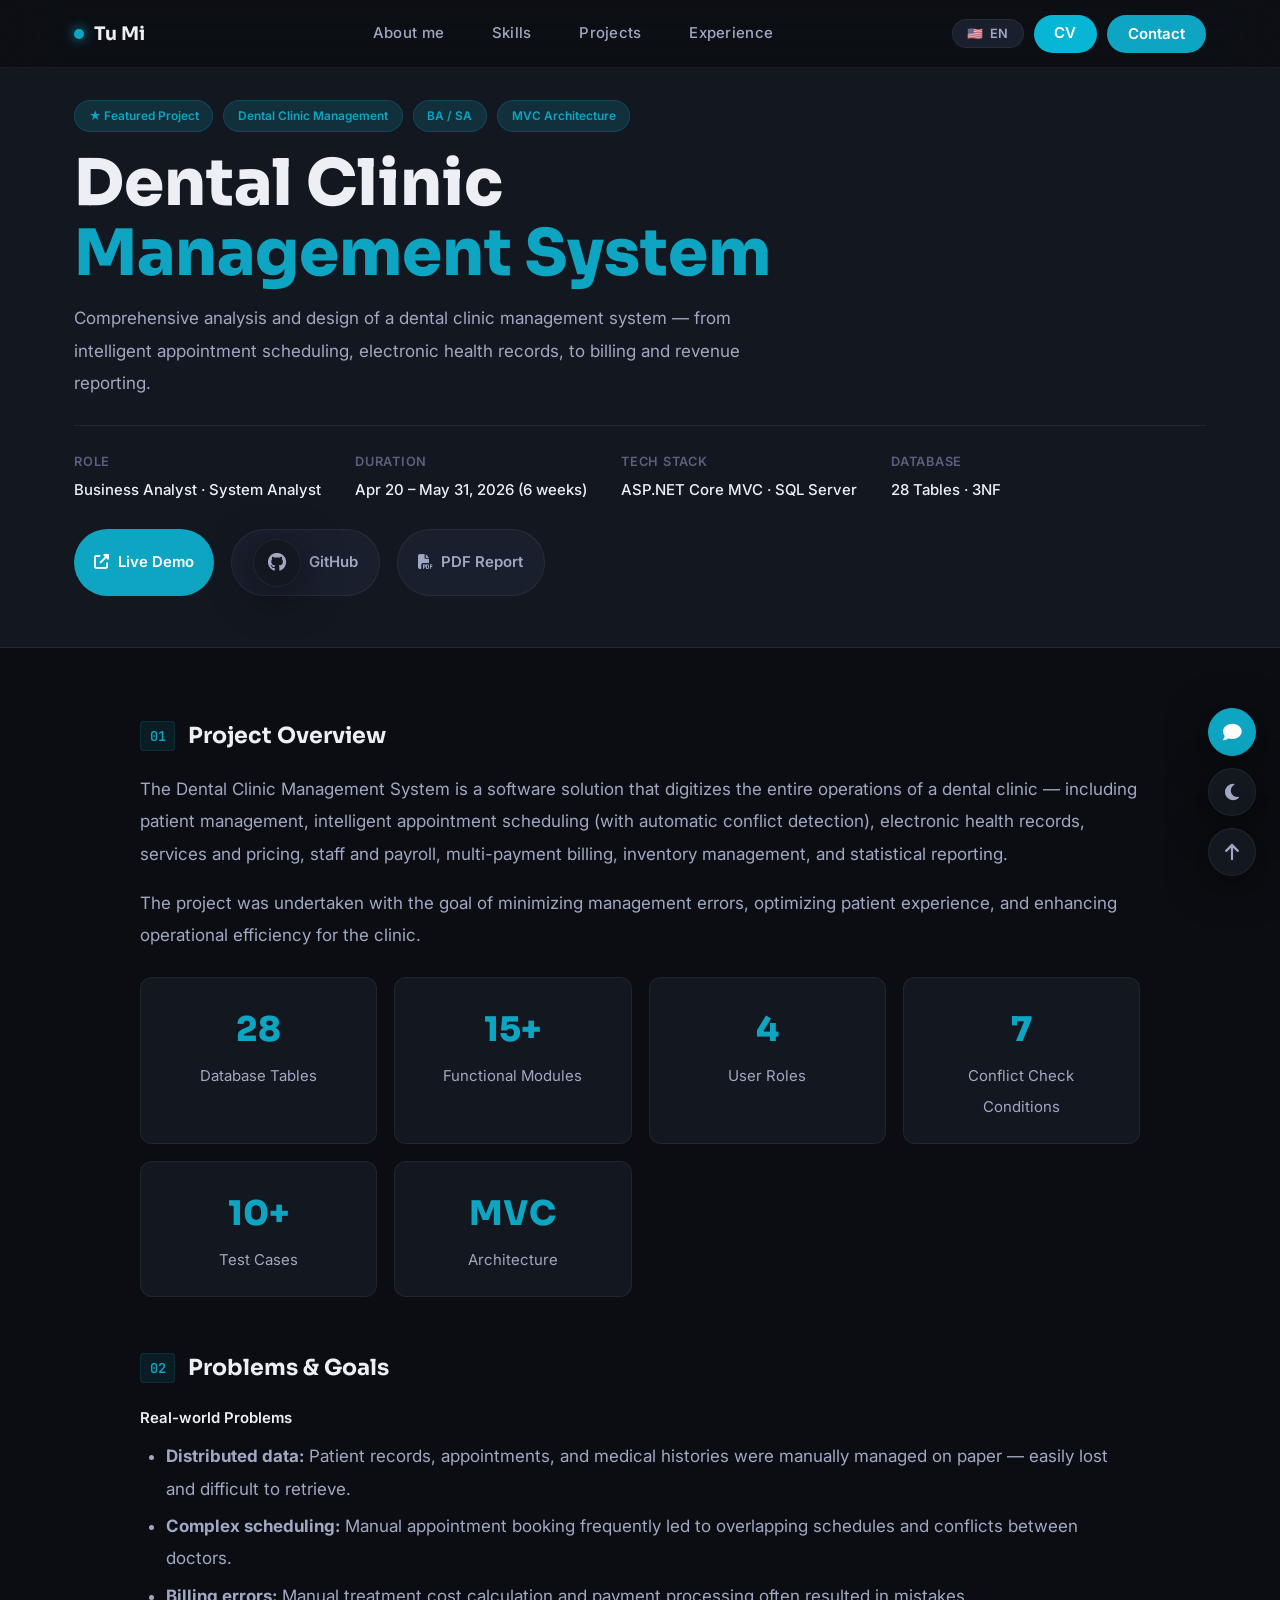
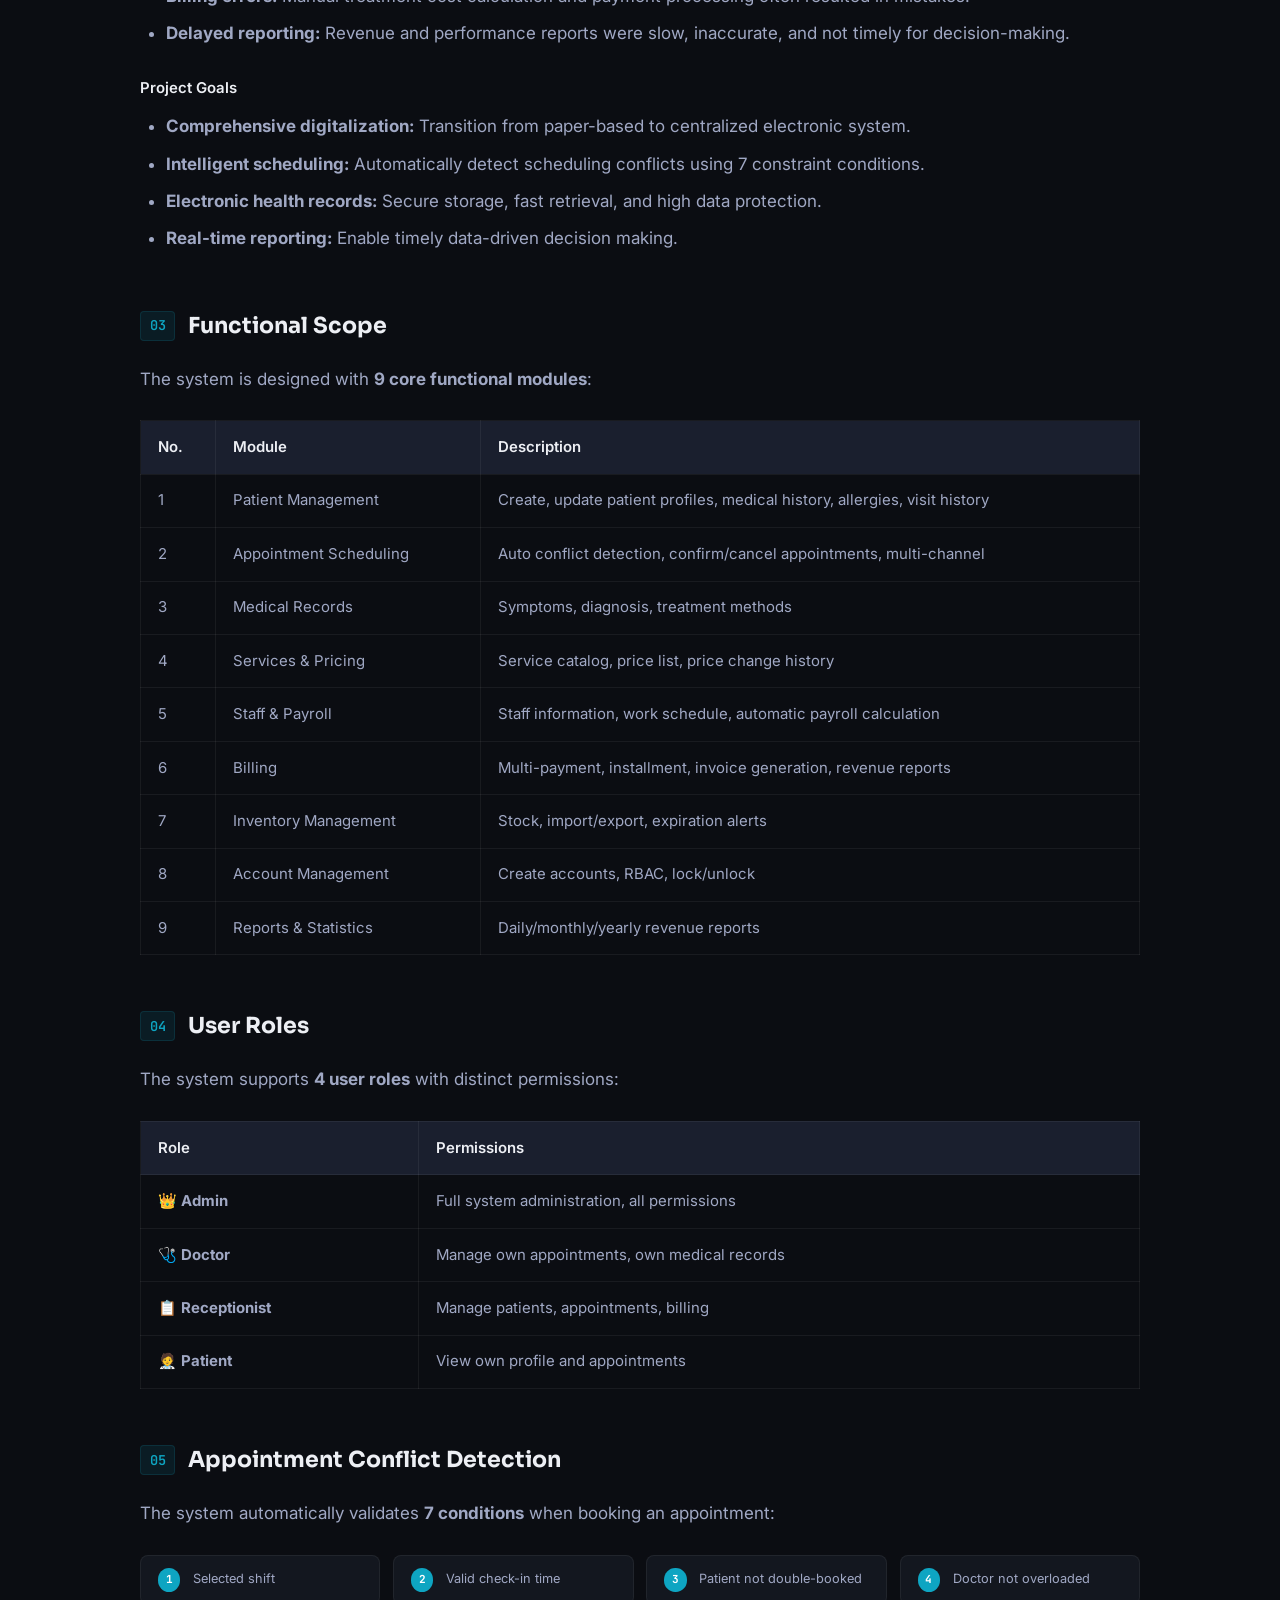
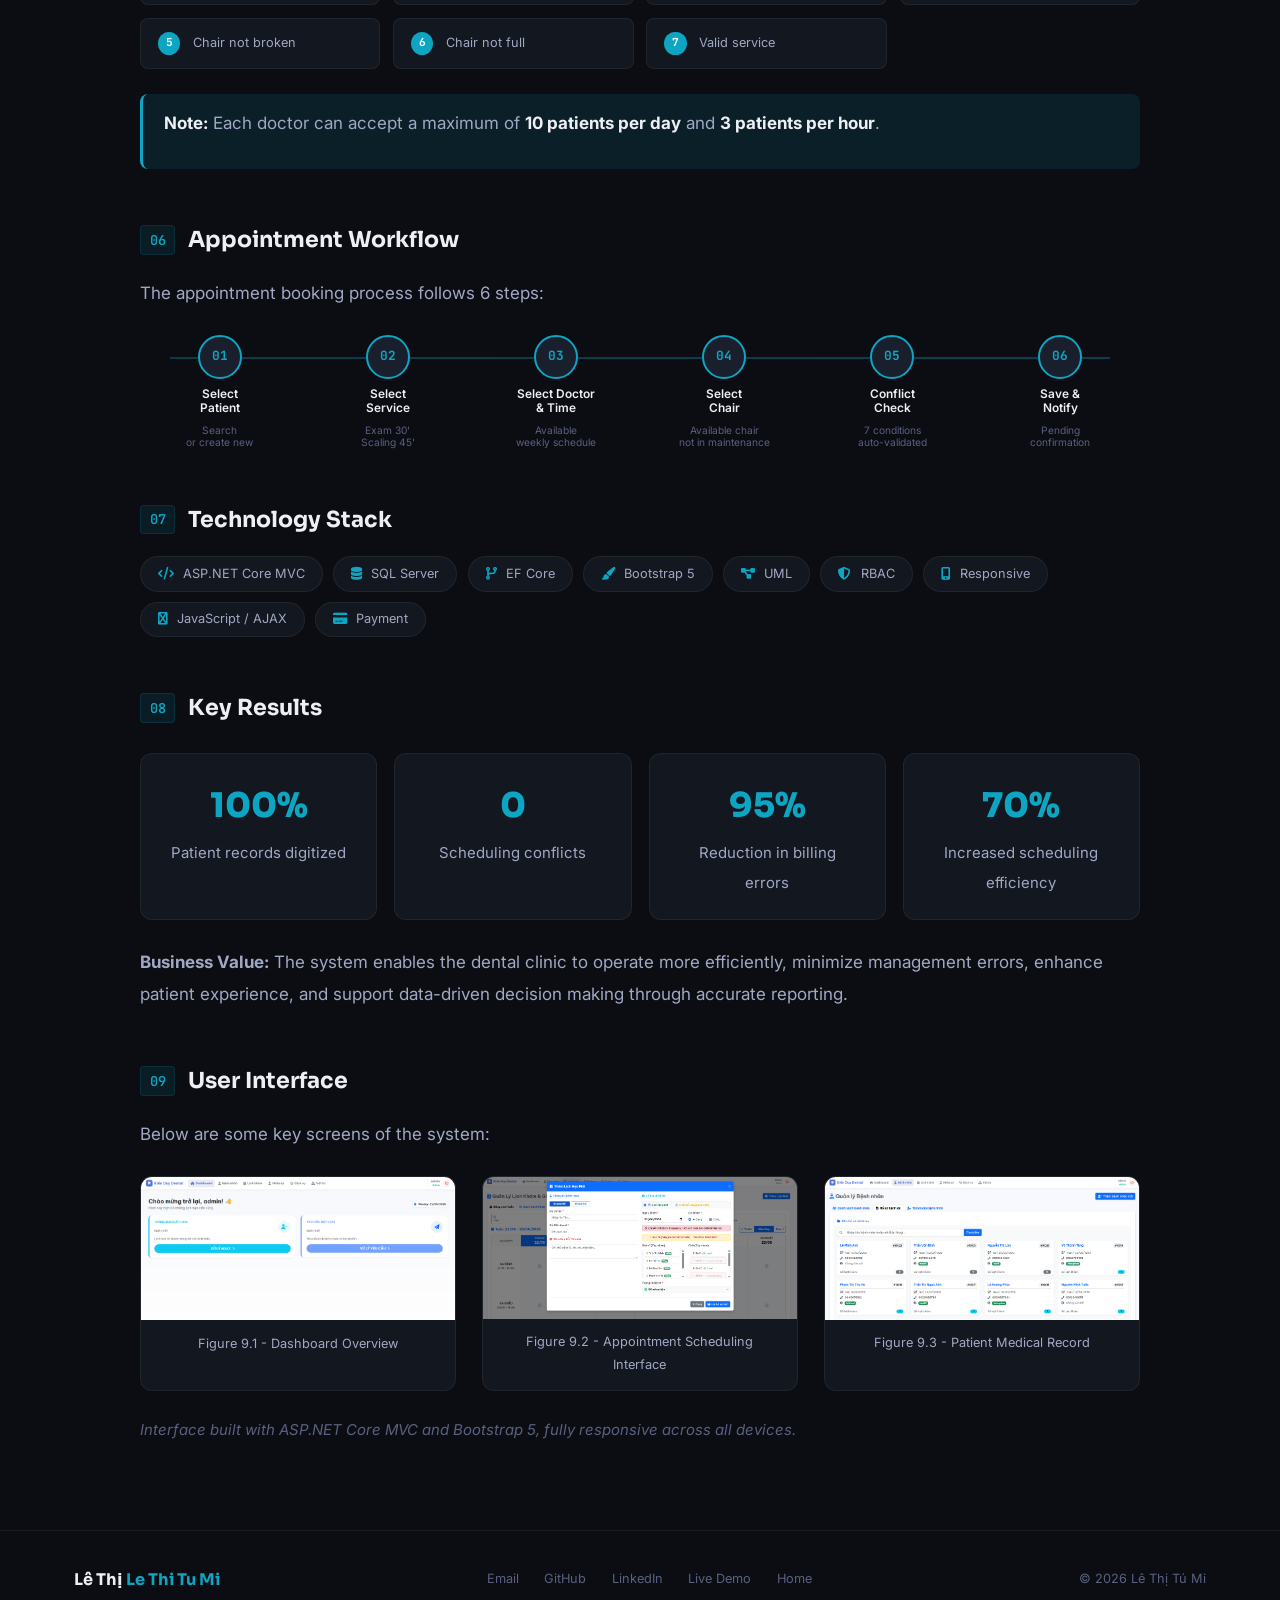
<file: projects/nha-khoa.html>
<!DOCTYPE html>
<html lang="vi" data-theme="dark">

<head>
  <meta charset="UTF-8" />
  <meta name="viewport" content="width=device-width, initial-scale=1.0" />
  <title>Case Study — Dental Clinic Management System | Lê Thị Tú Mi</title>
  <link rel="preconnect" href="https://fonts.googleapis.com" />
  <link rel="preconnect" href="https://fonts.gstatic.com" crossorigin />
  <link
    href="https://fonts.googleapis.com/css2?family=Sora:wght@300;400;600;700;800&family=Inter:wght@300;400;500;600;700&family=JetBrains+Mono:wght@400;500&display=swap"
    rel="stylesheet" />
  <link rel="stylesheet" href="https://cdnjs.cloudflare.com/ajax/libs/font-awesome/6.5.1/css/all.min.css" />
  <style>
    /* ── TOKENS ─────────────────────────────── */
    :root {
      --accent: #0EA5C2;
      --accent-v: #06B6D4;
      --accent-glow: rgba(14, 165, 194, 0.18);
      --accent-glow2: rgba(14, 165, 194, 0.12);

      --fs-display: clamp(2.8rem, 5vw, 3.8rem);
      --fs-h2: clamp(1.8rem, 3.5vw, 2.6rem);
      --fs-h3: 1.15rem;
      --fs-body: 1rem;
      --fs-sm: 0.88rem;
      --fs-xs: 0.75rem;

      --radius-sm: 8px;
      --radius-md: 12px;
      --radius-lg: 18px;
      --radius-xl: 28px;

      --transition: 0.25s cubic-bezier(0.4, 0, 0.2, 1);
      --font-sans: 'Inter', system-ui, sans-serif;
      --font-display: 'Sora', system-ui, sans-serif;
      --font-mono: 'JetBrains Mono', monospace;
    }

    .nav-theme {
      display: none !important;
    }

    [data-theme="dark"] {
      --bg: #0B0D12;
      --bg-2: #13171F;
      --bg-3: #1A1F2E;
      --bg-4: #232A3D;
      --border: rgba(255, 255, 255, 0.06);
      --border-h: rgba(255, 255, 255, 0.12);
      --text: #EDEFF4;
      --text-m: #A0A8C4;
      --text-s: #5A6080;
      --card-sh: 0 8px 40px rgba(0, 0, 0, 0.5);
    }

    [data-theme="light"] {
      --bg: #F2F4FA;
      --bg-2: #FFFFFF;
      --bg-3: #ECEEF6;
      --bg-4: #E2E6F2;
      --border: rgba(0, 0, 0, 0.06);
      --border-h: rgba(0, 0, 0, 0.12);
      --text: #111827;
      --text-m: #4B5577;
      --text-s: #9AA0BC;
      --card-sh: 0 8px 32px rgba(80, 90, 160, 0.08);
    }

    /* ── FLOATING ACTIONS ────────────────────── */
    .floating-actions {
      position: fixed;
      right: 24px;
      bottom: 24px;
      z-index: 9999;
      display: flex;
      flex-direction: column;
      gap: 12px;
    }

    .fab {
      width: 48px;
      height: 48px;
      border: 1px solid var(--border);
      border-radius: 50%;
      background: var(--bg-2);
      color: var(--text-m);
      font-size: 1.1rem;
      cursor: pointer;
      display: flex;
      align-items: center;
      justify-content: center;
      transition: all var(--transition);
      box-shadow: var(--card-sh);
      backdrop-filter: blur(8px);
    }

    .fab:hover {
      transform: translateY(-3px);
      border-color: var(--accent);
      color: var(--accent);
      box-shadow: 0 8px 24px rgba(14, 165, 194, 0.2);
    }

    .fab-primary {
      background: var(--accent);
      color: #fff;
      border-color: var(--accent);
    }

    .fab-primary:hover {
      background: var(--accent);
      color: #fff;
      opacity: 0.85;
      box-shadow: 0 8px 24px rgba(14, 165, 194, 0.35);
    }

    /* ── CHATBOX ──────────────────────────────── */
    .chatbox {
      position: fixed;
      right: 90px;
      bottom: 30px;
      width: 300px;
      background: var(--bg-2);
      border: 1px solid var(--border);
      border-radius: var(--radius-lg);
      overflow: hidden;
      box-shadow: 0 20px 50px rgba(0, 0, 0, 0.3);
      z-index: 9998;
      display: none;
    }

    .chatbox.show {
      display: block;
      animation: fadeChat 0.3s ease;
    }

    @keyframes fadeChat {
      from {
        opacity: 0;
        transform: translateY(16px) scale(0.96);
      }
      to {
        opacity: 1;
        transform: translateY(0) scale(1);
      }
    }

    .chat-header {
      background: var(--bg-3);
      padding: 14px 18px;
      font-weight: 600;
      font-size: var(--fs-sm);
      color: var(--text);
      display: flex;
      justify-content: space-between;
      align-items: center;
      border-bottom: 1px solid var(--border);
    }

    .chat-header span {
      cursor: pointer;
      color: var(--text-m);
      font-size: 1.2rem;
      transition: color var(--transition);
    }

    .chat-header span:hover {
      color: var(--text);
    }

    .chat-body {
      padding: 18px;
    }

    .chat-body p {
      font-size: var(--fs-sm);
      color: var(--text-m);
      margin-bottom: 12px;
    }

    .chat-link {
      display: flex;
      align-items: center;
      gap: 10px;
      padding: 10px 14px;
      border-radius: var(--radius-sm);
      background: var(--bg-3);
      border: 1px solid var(--border);
      color: var(--text-m);
      font-size: var(--fs-sm);
      transition: all var(--transition);
      margin-bottom: 6px;
    }

    .chat-link:hover {
      background: var(--accent-glow);
      border-color: var(--accent);
      color: var(--accent);
    }

    .chat-link i {
      width: 20px;
      text-align: center;
      font-size: 1rem;
    }

    /* ── RESET ───────────────────────────────── */
    *,
    *::before,
    *::after {
      box-sizing: border-box;
      margin: 0;
      padding: 0
    }

    html {
      scroll-behavior: smooth;
      font-size: 17px
    }

    body {
      background: var(--bg);
      color: var(--text);
      font-family: var(--font-sans);
      font-weight: 400;
      line-height: 1.8;
      -webkit-font-smoothing: antialiased;
      transition: background var(--transition), color var(--transition);
      overflow-x: hidden
    }

    a {
      color: inherit;
      text-decoration: none
    }

    ul {
      list-style: none
    }

    img {
      max-width: 100%;
      display: block
    }

    button {
      cursor: pointer;
      border: none;
      background: none;
      font-family: inherit
    }

    /* ── NAV ─────────────────────────────────── */
    nav {
      position: fixed;
      top: 0;
      left: 0;
      right: 0;
      z-index: 200;
      height: 68px;
      display: flex;
      align-items: center;
      justify-content: space-between;
      padding: 0 max(2rem, calc((100% - 1200px)/2 + 2rem));
      background: rgba(11, 13, 18, 0.78);
      backdrop-filter: blur(24px);
      border-bottom: 1px solid var(--border);
      transition: background var(--transition);
    }

    [data-theme="light"] nav {
      background: rgba(242, 244, 250, 0.85)
    }

    .nav-brand {
      font-family: var(--font-display);
      font-weight: 700;
      font-size: 1.1rem;
      color: var(--text);
      display: flex;
      align-items: center;
      gap: 0.6rem;
      min-width: 120px;
    }

    .nav-brand-dot {
      width: 10px;
      height: 10px;
      border-radius: 50%;
      background: var(--accent);
      display: inline-block;
      box-shadow: 0 0 12px var(--accent);
      flex-shrink: 0;
    }

    .nav-center {
      display: flex;
      align-items: center;
      gap: 2.8rem
    }

    .nav-center a {
      font-size: var(--fs-sm);
      font-weight: 500;
      color: var(--text-m);
      transition: color var(--transition);
      letter-spacing: 0.02em;
      white-space: nowrap;
    }

    .nav-center a:hover {
      color: var(--text)
    }

    .nav-center a.active {
      color: var(--text);
      border-bottom: 2px solid var(--accent);
      padding-bottom: 2px
    }

    .nav-right {
      display: flex;
      align-items: center;
      gap: 0.6rem;
      flex-shrink: 0
    }

    .nav-lang {
      font-size: var(--fs-xs);
      font-weight: 600;
      color: var(--text-m);
      border: 1px solid var(--border);
      border-radius: 100px;
      padding: 0.35rem 0.85rem;
      display: flex;
      align-items: center;
      gap: 0.4rem;
      transition: all var(--transition);
      background: var(--bg-3);
      min-width: 60px;
      justify-content: center;
    }

    .nav-lang:hover {
      border-color: var(--accent);
      color: var(--accent)
    }

    .nav-cta {
      font-size: var(--fs-sm);
      font-weight: 600;
      color: #fff;
      padding: 0.5rem 1.2rem;
      border-radius: 100px;
      transition: all var(--transition);
      letter-spacing: 0.01em;
      white-space: nowrap;
      display: inline-flex;
      align-items: center;
      justify-content: center;
      height: 38px;
      min-width: 60px;
    }

    .nav-cta:hover {
      opacity: 0.85;
      transform: translateY(-1px);
      box-shadow: 0 4px 20px rgba(14, 165, 194, 0.35);
    }

    .nav-hamburger {
      display: none;
      width: 38px;
      height: 38px;
      align-items: center;
      justify-content: center;
      border-radius: var(--radius-sm);
      background: var(--bg-3);
      border: 1px solid var(--border);
      font-size: 1.3rem;
      color: var(--text-m);
      flex-shrink: 0;
    }

    .mobile-menu {
      display: none;
      position: fixed;
      top: 68px;
      left: 0;
      right: 0;
      z-index: 190;
      background: var(--bg-2);
      border-bottom: 1px solid var(--border);
      padding: 1.5rem 2rem;
      flex-direction: column;
      gap: 1.25rem;
    }

    .mobile-menu a {
      font-size: 1rem;
      font-weight: 500;
      color: var(--text-m)
    }

    .mobile-menu a.active {
      color: var(--accent)
    }

    .mobile-menu.open {
      display: flex
    }

    /* ── DROPDOWN CONTACT ────────────────────── */
    .nav-dropdown {
      position: relative;
      display: inline-block;
    }

    .dropdown-toggle {
      background: var(--accent);
      border: none;
      padding: 0.5rem 1.2rem;
      border-radius: 100px;
      font-size: var(--fs-sm);
      font-weight: 600;
      color: #fff;
      height: 38px;
      min-width: 60px;
      display: inline-flex;
      align-items: center;
      justify-content: center;
      white-space: nowrap;
      cursor: pointer;
      transition: all var(--transition);
      letter-spacing: 0.01em;
    }

    .dropdown-toggle:hover {
      opacity: 0.85;
      transform: translateY(-1px);
      box-shadow: 0 4px 20px rgba(14, 165, 194, 0.35);
    }

    .dropdown-menu {
      position: absolute;
      top: calc(100% + 8px);
      right: 0;
      min-width: 220px;
      background: var(--bg-2);
      border: 1px solid var(--border);
      border-radius: var(--radius-md);
      padding: 0.5rem 0;
      box-shadow: var(--card-sh);
      opacity: 0;
      visibility: hidden;
      transform: translateY(-6px);
      transition: all var(--transition);
      z-index: 300;
      list-style: none;
    }

    .nav-dropdown:hover .dropdown-menu,
    .nav-dropdown.active .dropdown-menu {
      opacity: 1;
      visibility: visible;
      transform: translateY(0);
    }

    .dropdown-item {
      display: flex;
      align-items: center;
      gap: 0.75rem;
      padding: 0.55rem 1.25rem;
      font-size: var(--fs-sm);
      color: var(--text-m);
      transition: all var(--transition);
      text-decoration: none;
      white-space: nowrap;
    }

    .dropdown-item i {
      width: 18px;
      text-align: center;
      font-size: 0.95rem;
      color: var(--accent);
    }

    .dropdown-item:hover {
      background: var(--accent-glow);
      color: var(--text);
    }

    .dropdown-item:hover i {
      color: var(--text);
    }

    @media (max-width: 768px) {
      .nav-dropdown .dropdown-menu {
        position: static;
        opacity: 1;
        visibility: visible;
        transform: none;
        box-shadow: none;
        background: transparent;
        border: none;
        padding: 0.5rem 0 0 1rem;
        display: none;
        width: 100%;
      }

      .nav-dropdown.open .dropdown-menu {
        display: block;
      }

      .nav-dropdown .dropdown-toggle::after {
        content: ' ▾';
        font-size: 0.7rem;
      }

      .nav-dropdown.open .dropdown-toggle::after {
        content: ' ▴';
      }

      .dropdown-item {
        padding: 0.4rem 0.75rem;
        color: var(--text-m);
      }

      .dropdown-item i {
        width: 20px;
        font-size: 1rem;
      }
    }

    /* ── SECTION BASE ─────────────────────────── */
    .section {
      padding: 6rem max(2rem, calc((100% - 1200px)/2 + 2rem))
    }

    .eyebrow {
      font-size: var(--fs-xs);
      font-weight: 700;
      letter-spacing: 0.12em;
      text-transform: uppercase;
      color: var(--accent);
      margin-bottom: 0.75rem;
      display: flex;
      align-items: center;
      gap: 0.5rem;
    }

    .eyebrow::before {
      content: '';
      width: 24px;
      height: 2px;
      background: var(--accent);
      border-radius: 2px;
      flex-shrink: 0
    }

    h2.section-title {
      font-family: var(--font-display);
      font-size: var(--fs-h2);
      font-weight: 800;
      color: var(--text);
      line-height: 1.15;
      letter-spacing: -0.02em;
      margin-bottom: 0.75rem;
      min-height: 1.3em;
    }

    h2.section-title em {
      font-style: italic;
      color: var(--accent)
    }

    .section-sub {
      font-size: var(--fs-body);
      color: var(--text-m);
      max-width: 700px;
      line-height: 1.8;
      margin-bottom: 2.5rem
    }

    /* ── PROJECT HEADER ───────────────────────── */
    .project-header {
      background: var(--bg-2);
      padding: 100px max(2rem, calc((100% - 1200px)/2 + 2rem)) 3rem;
      border-bottom: 1px solid var(--border);
    }

    .project-header .container {
      max-width: 1200px;
      margin: 0 auto;
    }

    .project-header .project-tags {
      display: flex;
      flex-wrap: wrap;
      gap: 0.6rem;
      margin-bottom: 1rem;
    }

    .project-header .project-tags .tag {
      font-size: 0.7rem;
      font-weight: 600;
      padding: 0.25rem 0.8rem;
      border-radius: 100px;
      background: var(--accent-glow);
      color: var(--accent);
      border: 1px solid rgba(14, 165, 194, 0.2);
    }

    .project-header h1 {
      font-family: var(--font-display);
      font-size: var(--fs-display);
      font-weight: 800;
      color: var(--text);
      line-height: 1.1;
      margin-bottom: 0.75rem;
    }

    .project-header .project-meta {
      display: flex;
      flex-wrap: wrap;
      gap: 2rem;
      margin-top: 1.5rem;
      padding-top: 1.5rem;
      border-top: 1px solid var(--border);
    }

    .project-header .project-meta .meta-item {
      display: flex;
      flex-direction: column;
      gap: 0.15rem;
    }

    .project-header .project-meta .meta-item .label {
      font-size: var(--fs-xs);
      color: var(--text-s);
      text-transform: uppercase;
      letter-spacing: 0.06em;
      font-weight: 600;
    }

    .project-header .project-meta .meta-item .value {
      font-size: var(--fs-sm);
      color: var(--text);
      font-weight: 500;
    }

    .project-header .project-links {
      display: flex;
      flex-wrap: wrap;
      gap: 1rem;
      margin-top: 1.5rem;
    }

    .project-header .project-links a {
      display: inline-flex;
      align-items: center;
      gap: 0.5rem;
      padding: 0.5rem 1.2rem;
      border-radius: 100px;
      font-size: var(--fs-sm);
      font-weight: 600;
      transition: all var(--transition);
    }

    .project-header .project-links .btn-demo {
      background: var(--accent);
      color: #fff;
    }

    .project-header .project-links .btn-demo:hover {
      opacity: 0.85;
      transform: translateY(-2px);
      box-shadow: 0 4px 20px rgba(14, 165, 194, 0.35);
    }

    .project-header .project-links .btn-gh {
      background: var(--bg-3);
      color: var(--text-m);
      border: 1px solid var(--border);
    }

    .project-header .project-links .btn-gh:hover {
      border-color: var(--accent);
      color: var(--accent);
    }

    .project-header .project-links .btn-doc {
      background: var(--bg-3);
      color: var(--text-m);
      border: 1px solid var(--border);
    }

    .project-header .project-links .btn-doc:hover {
      border-color: var(--accent-v);
      color: var(--accent-v);
    }

    /* ── PROJECT CONTENT ──────────────────────── */
    .project-content {
      background: var(--bg);
      padding: 4rem max(2rem, calc((100% - 1200px)/2 + 2rem));
    }

    .project-content .container {
      max-width: 1000px;
      margin: 0 auto;
    }

    .project-content .content-block {
      margin-bottom: 3rem;
    }

    .project-content .content-block:last-child {
      margin-bottom: 0;
    }

    .project-content .content-block h3 {
      font-family: var(--font-display);
      font-size: 1.3rem;
      font-weight: 700;
      color: var(--text);
      margin-bottom: 1rem;
      display: flex;
      align-items: center;
      gap: 0.75rem;
    }

    .project-content .content-block h3 .num {
      font-family: var(--font-mono);
      font-size: 0.8rem;
      font-weight: 600;
      color: var(--accent);
      background: rgba(14, 165, 194, 0.1);
      padding: 0.1rem 0.5rem;
      border-radius: 4px;
      border: 1px solid rgba(14, 165, 194, 0.15);
    }

    .project-content .content-block p {
      font-size: var(--fs-body);
      color: var(--text-m);
      line-height: 1.9;
      margin-bottom: 1rem;
    }

    .project-content .content-block ul {
      font-size: var(--fs-body);
      color: var(--text-m);
      line-height: 1.9;
      padding-left: 1.5rem;
      list-style: disc;
    }

    .project-content .content-block ul li {
      margin-bottom: 0.3rem;
    }

    .project-content .content-block .highlight-grid {
      display: grid;
      grid-template-columns: repeat(auto-fill, minmax(200px, 1fr));
      gap: 1rem;
      margin: 1.5rem 0;
    }

    .project-content .content-block .highlight-item {
      background: var(--bg-2);
      border: 1px solid var(--border);
      border-radius: var(--radius-md);
      padding: 1.25rem 1.5rem;
      text-align: center;
      transition: all var(--transition);
    }

    .project-content .content-block .highlight-item:hover {
      border-color: var(--accent);
      transform: translateY(-2px);
    }

    .project-content .content-block .highlight-item .number {
      font-family: var(--font-display);
      font-size: 2rem;
      font-weight: 800;
      color: var(--accent);
      display: block;
    }

    .project-content .content-block .highlight-item .desc {
      font-size: var(--fs-sm);
      color: var(--text-m);
      margin-top: 0.25rem;
    }

    /* ── TABLE ────────────────────────────────── */
    .table-wrap {
      overflow-x: auto;
      margin: 1.5rem 0;
    }

    .table-wrap table {
      width: 100%;
      border-collapse: collapse;
      font-size: var(--fs-sm);
      color: var(--text-m);
    }

    .table-wrap table th {
      background: var(--bg-3);
      color: var(--text);
      font-weight: 600;
      padding: 0.75rem 1rem;
      text-align: left;
      border: 1px solid var(--border);
    }

    .table-wrap table td {
      padding: 0.75rem 1rem;
      border: 1px solid var(--border);
    }

    .table-wrap table tr:hover {
      background: var(--bg-3);
    }

    /* ── CONFLICT CHECK ───────────────────────── */
    .conflict-grid {
      display: grid;
      grid-template-columns: repeat(auto-fill, minmax(200px, 1fr));
      gap: 0.75rem;
      margin: 1.5rem 0;
    }

    .conflict-item {
      background: var(--bg-2);
      border: 1px solid var(--border);
      border-radius: var(--radius-sm);
      padding: 0.75rem 1rem;
      display: flex;
      align-items: center;
      gap: 0.75rem;
      transition: all var(--transition);
    }

    .conflict-item:hover {
      border-color: var(--accent);
    }

    .conflict-item .num-badge {
      font-family: var(--font-mono);
      font-size: 0.65rem;
      font-weight: 700;
      color: #fff;
      background: var(--accent);
      padding: 0.1rem 0.45rem;
      border-radius: 50%;
      flex-shrink: 0;
      min-width: 20px;
      text-align: center;
    }

    .conflict-item .conflict-label {
      font-size: var(--fs-xs);
      color: var(--text-m);
    }

    .conflict-note {
      background: var(--accent-glow2);
      border-left: 3px solid var(--accent);
      border-radius: var(--radius-sm);
      padding: 0.75rem 1.25rem;
      margin-top: 1rem;
    }

    .conflict-note p {
      font-size: var(--fs-sm);
      color: var(--text-m);
      margin: 0;
    }

    .conflict-note strong {
      color: var(--text);
    }

    /* ── PIPELINE ────────────────────────────── */
    .pipeline {
      display: grid;
      grid-template-columns: repeat(6, 1fr);
      gap: 0.5rem;
      margin: 1.5rem 0;
      position: relative;
    }

    .pipeline::before {
      content: '';
      position: absolute;
      top: 22px;
      left: 30px;
      right: 30px;
      height: 2px;
      background: linear-gradient(90deg, var(--accent), var(--accent-v));
      opacity: 0.3;
      z-index: 0;
    }

    .pipe-step {
      display: flex;
      flex-direction: column;
      align-items: center;
      gap: 0.5rem;
      position: relative;
      z-index: 1;
    }

    .pipe-dot {
      width: 44px;
      height: 44px;
      border-radius: 50%;
      background: var(--bg-3);
      border: 2px solid var(--accent);
      display: flex;
      align-items: center;
      justify-content: center;
      font-family: var(--font-mono);
      font-size: 0.75rem;
      font-weight: 700;
      color: var(--accent);
    }

    .pipe-label {
      font-size: 0.7rem;
      font-weight: 600;
      color: var(--text);
      text-align: center;
      line-height: 1.2;
    }

    .pipe-sub {
      font-size: 0.6rem;
      color: var(--text-s);
      text-align: center;
      line-height: 1.2;
    }

    @media(max-width:768px) {
      .pipeline {
        grid-template-columns: repeat(3, 1fr);
        gap: 1.5rem 0.5rem;
      }

      .pipeline::before {
        display: none;
      }
    }

    @media(max-width:480px) {
      .pipeline {
        grid-template-columns: repeat(2, 1fr);
      }
    }

    /* ── IMAGE GALLERY ────────────────────────── */
    .image-gallery {
      display: grid;
      grid-template-columns: repeat(auto-fit, minmax(300px, 1fr));
      gap: 1.5rem;
      margin: 1.5rem 0;
    }

    .image-gallery .gallery-item {
      background: var(--bg-2);
      border: 1px solid var(--border);
      border-radius: var(--radius-md);
      overflow: hidden;
      transition: all var(--transition);
    }

    .image-gallery .gallery-item:hover {
      border-color: var(--border-h);
      transform: translateY(-2px);
    }

    .image-gallery .gallery-item img {
      width: 100%;
      height: auto;
      display: block;
    }

    .image-gallery .gallery-item .caption {
      padding: 0.75rem 1rem;
      font-size: var(--fs-xs);
      color: var(--text-m);
      text-align: center;
    }

    /* ── RESPONSIVE ──────────────────────── */
    @media(max-width:1024px) {
      .project-header h1 {
        font-size: clamp(2rem, 4vw, 2.8rem);
      }
      .project-content .content-block .highlight-grid {
        grid-template-columns: repeat(2, 1fr);
      }
    }

    @media(max-width:768px) {
      nav {
        padding: 0 1.25rem
      }

      .nav-center {
        display: none
      }

      .nav-hamburger {
        display: flex
      }

      .nav-cta {
        display: none
      }

      .dropdown-toggle {
        display: none;
      }

      .section {
        padding: 3rem 1.5rem
      }

      .project-header {
        padding: 80px 1.5rem 2rem;
      }

      .project-content {
        padding: 2rem 1.5rem;
      }

      .project-header .project-meta {
        gap: 1rem;
      }

      .project-content .content-block .highlight-grid {
        grid-template-columns: 1fr 1fr;
      }

      .image-gallery {
        grid-template-columns: 1fr;
      }

      .floating-actions {
        right: 16px;
        bottom: 16px;
        gap: 10px;
      }

      .fab {
        width: 42px;
        height: 42px;
        font-size: 0.95rem;
      }

      .chatbox {
        right: 16px;
        bottom: 80px;
        width: 280px;
      }

      .conflict-grid {
        grid-template-columns: 1fr 1fr;
      }
    }

    @media(max-width:480px) {
      .project-content .content-block .highlight-grid {
        grid-template-columns: 1fr;
      }
      .conflict-grid {
        grid-template-columns: 1fr;
      }
    }

    /* ── FOOTER ─────────────────────────────── */
    footer {
      background: var(--bg);
      border-top: 1px solid var(--border);
      padding: 2rem max(2rem, calc((100% - 1200px)/2 + 2rem));
      display: flex;
      align-items: center;
      justify-content: space-between;
      flex-wrap: wrap;
      gap: 1rem;
    }

    .foot-brand {
      font-family: var(--font-display);
      font-size: 0.95rem;
      font-weight: 700;
      color: var(--text);
      min-width: 140px
    }

    .foot-brand span {
      color: var(--accent)
    }

    .foot-links {
      display: flex;
      gap: 1.5rem
    }

    .foot-links a {
      font-size: var(--fs-xs);
      color: var(--text-s);
      transition: color var(--transition);
      white-space: nowrap
    }

    .foot-links a:hover {
      color: var(--accent)
    }

    .foot-copy {
      font-size: var(--fs-xs);
      color: var(--text-s)
    }

    /* ── SCROLL REVEAL ────────────────────── */
    .reveal {
      opacity: 0;
      transform: translateY(24px);
      transition: opacity 0.7s ease, transform 0.7s ease
    }

    .reveal.visible {
      opacity: 1;
      transform: translateY(0)
    }
  </style>
</head>

<body>

  <!-- NAV -->
  <nav>
    <div class="nav-brand" id="navBrand">
      <span class="nav-brand-dot"></span>
      <a href="../index.html" id="brandName" data-en="Tu Mi" data-vi="Tú Mi">
        Tú Mi
      </a>
    </div>
    <div class="nav-center">
      <a href="../index.html#about" data-en="About me" data-vi="Về tôi">About me</a>
      <a href="../index.html#skills" data-en="Skills" data-vi="Kỹ năng">Skills</a>
      <a href="../index.html#projects" data-en="Projects" data-vi="Dự án">Projects</a>
      <a href="../index.html#experience" data-en="Experience" data-vi="Kinh nghiệm">Experience</a>
<!-- <a href="../projects/danh-gia.html" data-en="Review" data-vi="Đánh giá">Đánh giá</a> -->
    </div>
    <div class="nav-right">
      <button class="nav-lang" id="langBtn" title="Switch language">
        <span id="langFlag">🇻🇳</span><span id="langCode">VI</span>
      </button>
      <button class="nav-theme" id="themeBtn" title="Toggle theme">☀️</button>
      <a href="cvweb.html" class="nav-cta" style="background:var(--accent-v)" data-en="CV" data-vi="CV">CV</a>
      <div class="nav-dropdown">
        <button class="dropdown-toggle" data-en="Contact" data-vi="Liên hệ">
          Liên hệ
        </button>
        <ul class="dropdown-menu">
          <li>
            <a href="mailto:tusmile.joy@gmail.com" class="dropdown-item">
              <i class="fas fa-envelope"></i>
              <span>Email: tusmile.joy@gmail.com</span>
            </a>
          </li>
          <li>
            <a href="tel:0774945169" class="dropdown-item">
              <i class="fas fa-phone-alt"></i>
              <span>Call: 0774.945.169</span>
            </a>
          </li>
          <li>
            <a href="https://www.linkedin.com/in/t%C3%BA-mi-l%C3%AA-th%E1%BB%8B-890a091aa/" target="_blank" rel="noopener noreferrer" class="dropdown-item">
              <i class="fab fa-linkedin-in"></i>
              <span>LinkedIn</span>
            </a>
          </li>
          <li>
            <a href="https://github.com/LttuMi204" target="_blank" rel="noopener noreferrer" class="dropdown-item">
              <i class="fab fa-github"></i>
              <span>GitHub</span>
            </a>
          </li>
          <li>
            <a href="https://zalo.me/0774945169" target="_blank" rel="noopener noreferrer" class="dropdown-item">
              <i class="fas fa-comment-dots" style="color:#0068FF;"></i>
              <span>Zalo: Lê Thị Tú Mi</span>
            </a>
          </li>
        </ul>
      </div>
      <button class="nav-hamburger" id="hamburger">☰</button>
    </div>
  </nav>

  <!-- MOBILE MENU -->
  <div class="mobile-menu" id="mobileMenu">
    <a href="../index.html#about" data-en="About" data-vi="Về tôi">Về tôi</a>
    <a href="../index.html#skills" data-en="Skills" data-vi="Kỹ năng">Kỹ năng</a>
    <a href="../index.html#projects" data-en="Projects" data-vi="Dự án">Dự án</a>
    <a href="../index.html#experience" data-en="Experience" data-vi="Kinh nghiệm">Kinh nghiệm</a>
    <a href="../index.html#contact" data-en="Contact" data-vi="Liên hệ">Liên hệ</a>
  </div>

  <!-- PROJECT HEADER -->
  <section class="project-header">
    <div class="container">
      <div class="project-tags">
        <span class="tag" data-en="★ Featured Project" data-vi="★ Dự án nổi bật">★ Featured Project</span>
        <span class="tag" data-en="Dental Clinic Management" data-vi="Quản lý Phòng khám Nha khoa">Dental Clinic Management</span>
        <span class="tag" data-en="BA / SA" data-vi="BA / SA">BA / SA</span>
        <span class="tag" data-en="MVC Architecture" data-vi="Kiến trúc MVC">MVC Architecture</span>
      </div>
      <h1><span data-en="Dental Clinic" data-vi="Hệ thống Quản lý">Hệ thống Quản lý</span> <br><span style="color:var(--accent)"><span data-en="Management System" data-vi="Phòng khám Nha khoa">Phòng khám Nha khoa</span></span></h1>
      <p style="font-size:var(--fs-body);color:var(--text-m);max-width:700px;line-height:1.9;">
        <span data-en="Comprehensive analysis and design of a dental clinic management system — from intelligent appointment scheduling, electronic health records, to billing and revenue reporting."
        data-vi="Phân tích và thiết kế hệ thống quản lý phòng khám nha khoa toàn diện — từ đặt lịch khám thông minh, quản lý hồ sơ bệnh án điện tử đến thanh toán và báo cáo doanh thu.">
        Comprehensive analysis and design of a dental clinic management system — from intelligent appointment scheduling, electronic health records, to billing and revenue reporting.
      </span>
      </p>
      <div class="project-meta">
        <div class="meta-item">
          <span class="label" data-en="Role" data-vi="Vai trò">Role</span>
          <span class="value" data-en="Business Analyst · System Analyst" data-vi="Business Analyst · System Analyst">Business Analyst · System Analyst</span>
        </div>
        <div class="meta-item">
          <span class="label" data-en="Duration" data-vi="Thời gian">Duration</span>
          <span class="value" data-en="Apr 20 – May 31, 2026 (6 weeks)" data-vi="20/04 – 31/05/2026 (6 tuần)">Apr 20 – May 31, 2026 (6 weeks)</span>
        </div>
        <div class="meta-item">
          <span class="label" data-en="Tech Stack" data-vi="Công nghệ">Tech Stack</span>
          <span class="value" data-en="ASP.NET Core MVC · SQL Server" data-vi="ASP.NET Core MVC · SQL Server">ASP.NET Core MVC · SQL Server</span>
        </div>
        <div class="meta-item">
          <span class="label" data-en="Database" data-vi="CSDL">Database</span>
          <span class="value" data-en="28 Tables · 3NF" data-vi="28 Tables · 3NF">28 Tables · 3NF</span>
        </div>
      </div>
      <div class="project-links">
        <a href="http://quanlyphongkham-doan2.runasp.net/" target="_blank" class="btn-demo">
          <i class="fas fa-external-link-alt"></i> <span data-en="Live Demo" data-vi="Live Demo">Live Demo</span>
        </a>
        <a href="https://github.com/LttuMi204/quanlyphongkhamnhakhoa" target="_blank" class="btn-gh">
          <i class="fab fa-github"></i> GitHub
        </a>
        <a href="https://github.com/LttuMi204/quanlyphongkhamnhakhoa/blob/main/BaoCao/baocaodoan2_quanlyphongkhamnhakhoa_223145_LETHITUMI.pdf" class="btn-doc">
          <i class="fas fa-file-pdf"></i> <span data-en="PDF Report" data-vi="Báo cáo PDF">PDF Report</span>
        </a>
      </div>
    </div>
  </section>

  <!-- PROJECT CONTENT -->
  <section class="project-content">
    <div class="container">

      <!-- 1. Tổng quan / Overview -->
      <div class="content-block reveal">
        <h3><span class="num">01</span> <span data-en="Project Overview" data-vi="Tổng quan dự án">Project Overview</span></h3>
        <p data-en="The Dental Clinic Management System is a software solution that digitizes the entire operations of a dental clinic — including patient management, intelligent appointment scheduling (with automatic conflict detection), electronic health records, services and pricing, staff and payroll, multi-payment billing, inventory management, and statistical reporting."
        data-vi="Hệ thống Quản lý Phòng khám Nha khoa là giải pháp phần mềm giúp số hóa toàn bộ hoạt động của phòng khám nha khoa — bao gồm: quản lý bệnh nhân, đặt lịch khám thông minh (kiểm tra xung đột tự động), hồ sơ bệnh án điện tử, dịch vụ và bảng giá, nhân viên và lương, thanh toán đa hình thức, quản lý vật tư và báo cáo thống kê.">
          The Dental Clinic Management System is a software solution that digitizes the entire operations of a dental clinic — including patient management, intelligent appointment scheduling (with automatic conflict detection), electronic health records, services and pricing, staff and payroll, multi-payment billing, inventory management, and statistical reporting.
        </p>
        <p data-en="The project was undertaken with the goal of minimizing management errors, optimizing patient experience, and enhancing operational efficiency for the clinic."
        data-vi="Dự án được thực hiện với mục tiêu giảm thiểu sai sót trong quản lý, tối ưu hóa trải nghiệm bệnh nhân và nâng cao hiệu quả vận hành cho phòng khám.">
          The project was undertaken with the goal of minimizing management errors, optimizing patient experience, and enhancing operational efficiency for the clinic.
        </p>
        <div class="highlight-grid">
          <div class="highlight-item">
            <span class="number">28</span>
            <span class="desc" data-en="Database Tables" data-vi="Database Tables">Database Tables</span>
          </div>
          <div class="highlight-item">
            <span class="number">15+</span>
            <span class="desc" data-en="Functional Modules" data-vi="Module chức năng">Functional Modules</span>
          </div>
          <div class="highlight-item">
            <span class="number">4</span>
            <span class="desc" data-en="User Roles" data-vi="Vai trò người dùng">User Roles</span>
          </div>
          <div class="highlight-item">
            <span class="number">7</span>
            <span class="desc" data-en="Conflict Check Conditions" data-vi="Điều kiện kiểm tra lịch">Conflict Check Conditions</span>
          </div>
          <div class="highlight-item">
            <span class="number">10+</span>
            <span class="desc" data-en="Test Cases" data-vi="Test Cases">Test Cases</span>
          </div>
          <div class="highlight-item">
            <span class="number">MVC</span>
            <span class="desc" data-en="Architecture" data-vi="Kiến trúc">Architecture</span>
          </div>
        </div>
      </div>

      <!-- 2. Vấn đề & Mục tiêu / Problems & Goals -->
      <div class="content-block reveal">
        <h3><span class="num">02</span> <span data-en="Problems & Goals" data-vi="Vấn đề &amp; Mục tiêu">Problems &amp; Goals</span></h3>
        <h4 style="color:var(--text);font-weight:600;margin-bottom:0.5rem;font-size:var(--fs-sm);" data-en="Real-world Problems" data-vi="Vấn đề thực tế">Real-world Problems</h4>
        <ul>
          <li data-en="<strong>Distributed data:</strong> Patient records, appointments, and medical histories were manually managed on paper — easily lost and difficult to retrieve."
          data-vi="<strong>Dữ liệu phân tán:</strong> Hồ sơ bệnh nhân, lịch khám, bệnh án được quản lý thủ công trên giấy — dễ thất lạc và khó tra cứu.">
          <strong>Distributed data:</strong> Patient records, appointments, and medical histories were manually managed on paper — easily lost and difficult to retrieve.</li>
          <li data-en="<strong>Complex scheduling:</strong> Manual appointment booking frequently led to overlapping schedules and conflicts between doctors."
          data-vi="<strong>Đặt lịch phức tạp:</strong> Quy trình đặt lịch khám thủ công dễ xảy ra trùng lịch, chồng chéo giữa các bác sĩ.">
          <strong>Complex scheduling:</strong> Manual appointment booking frequently led to overlapping schedules and conflicts between doctors.</li>
          <li data-en="<strong>Billing errors:</strong> Manual treatment cost calculation and payment processing often resulted in mistakes."
          data-vi="<strong>Thanh toán sai sót:</strong> Tính toán chi phí điều trị và thanh toán bằng tay dễ xảy ra nhầm lẫn.">
          <strong>Billing errors:</strong> Manual treatment cost calculation and payment processing often resulted in mistakes.</li>
          <li data-en="<strong>Delayed reporting:</strong> Revenue and performance reports were slow, inaccurate, and not timely for decision-making."
          data-vi="<strong>Báo cáo không kịp thời:</strong> Báo cáo doanh thu và hiệu quả hoạt động thường chậm trễ, không chính xác.">
          <strong>Delayed reporting:</strong> Revenue and performance reports were slow, inaccurate, and not timely for decision-making.</li>
        </ul>
        <h4 style="color:var(--text);font-weight:600;margin-bottom:0.5rem;margin-top:1.5rem;font-size:var(--fs-sm);" data-en="Project Goals" data-vi="Mục tiêu dự án">Project Goals</h4>
        <ul>
          <li data-en="<strong>Comprehensive digitalization:</strong> Transition from paper-based to centralized electronic system."
          data-vi="<strong>Số hóa toàn diện:</strong> Chuyển đổi từ giấy tờ sang hệ thống điện tử tập trung.">
          <strong>Comprehensive digitalization:</strong> Transition from paper-based to centralized electronic system.</li>
          <li data-en="<strong>Intelligent scheduling:</strong> Automatically detect scheduling conflicts using 7 constraint conditions."
          data-vi="<strong>Đặt lịch thông minh:</strong> Tự động kiểm tra xung đột lịch với 7 điều kiện ràng buộc.">
          <strong>Intelligent scheduling:</strong> Automatically detect scheduling conflicts using 7 constraint conditions.</li>
          <li data-en="<strong>Electronic health records:</strong> Secure storage, fast retrieval, and high data protection."
          data-vi="<strong>Hồ sơ bệnh án điện tử:</strong> Lưu trữ an toàn, tra cứu nhanh chóng, bảo mật cao.">
          <strong>Electronic health records:</strong> Secure storage, fast retrieval, and high data protection.</li>
          <li data-en="<strong>Real-time reporting:</strong> Enable timely data-driven decision making."
          data-vi="<strong>Báo cáo thời gian thực:</strong> Hỗ trợ ra quyết định kịp thời dựa trên dữ liệu.">
          <strong>Real-time reporting:</strong> Enable timely data-driven decision making.</li>
        </ul>
      </div>

      <!-- 3. Phạm vi chức năng / Functional Scope -->
      <div class="content-block reveal">
        <h3><span class="num">03</span> <span data-en="Functional Scope" data-vi="Phạm vi chức năng">Functional Scope</span></h3>
        <p data-en="The system is designed with <strong>9 core functional modules</strong>:"
        data-vi="Hệ thống được thiết kế với <strong>9 module chức năng</strong> chính:">
        The system is designed with <strong>9 core functional modules</strong>:</p>
        <div class="table-wrap">
          <table>
            <thead>
              <tr>
                <th data-en="No." data-vi="STT">#</th>
                <th data-en="Module" data-vi="Phân hệ chức năng">Module</th>
                <th data-en="Description" data-vi="Mô tả chi tiết">Description</th>
              </tr>
            </thead>
            <tbody>
              <tr><td>1</td><td data-en="Patient Management" data-vi="Quản lý bệnh nhân">Patient Management</td><td data-en="Create, update patient profiles, medical history, allergies, visit history" data-vi="Tạo hồ sơ, cập nhật, tiền sử bệnh, dị ứng, lịch sử khám">Create, update patient profiles, medical history, allergies, visit history</td></tr>
              <tr><td>2</td><td data-en="Appointment Scheduling" data-vi="Đặt lịch khám">Appointment Scheduling</td><td data-en="Auto conflict detection, confirm/cancel appointments, multi-channel" data-vi="Kiểm tra xung đột tự động, xác nhận/hủy lịch, đa kênh">Auto conflict detection, confirm/cancel appointments, multi-channel</td></tr>
              <tr><td>3</td><td data-en="Medical Records" data-vi="Hồ sơ bệnh án">Medical Records</td><td data-en="Symptoms, diagnosis, treatment methods" data-vi="Triệu chứng, chẩn đoán, phương pháp điều trị">Symptoms, diagnosis, treatment methods</td></tr>
              <tr><td>4</td><td data-en="Services & Pricing" data-vi="Dịch vụ &amp; Giá">Services &amp; Pricing</td><td data-en="Service catalog, price list, price change history" data-vi="Danh mục dịch vụ, bảng giá, lịch sử thay đổi giá">Service catalog, price list, price change history</td></tr>
              <tr><td>5</td><td data-en="Staff & Payroll" data-vi="Nhân viên &amp; Lương">Staff &amp; Payroll</td><td data-en="Staff information, work schedule, automatic payroll calculation" data-vi="Thông tin nhân viên, lịch làm việc, tính lương tự động">Staff information, work schedule, automatic payroll calculation</td></tr>
              <tr><td>6</td><td data-en="Billing" data-vi="Thanh toán">Billing</td><td data-en="Multi-payment, installment, invoice generation, revenue reports" data-vi="Đa hình thức, trả góp, xuất hóa đơn, báo cáo doanh thu">Multi-payment, installment, invoice generation, revenue reports</td></tr>
              <tr><td>7</td><td data-en="Inventory Management" data-vi="Quản lý vật tư">Inventory Management</td><td data-en="Stock, import/export, expiration alerts" data-vi="Tồn kho, nhập xuất, cảnh báo hết hạn">Stock, import/export, expiration alerts</td></tr>
              <tr><td>8</td><td data-en="Account Management" data-vi="Quản lý tài khoản">Account Management</td><td data-en="Create accounts, RBAC, lock/unlock" data-vi="Tạo tài khoản, phân quyền, khóa/mở khóa">Create accounts, RBAC, lock/unlock</td></tr>
              <tr><td>9</td><td data-en="Reports & Statistics" data-vi="Báo cáo thống kê">Reports &amp; Statistics</td><td data-en="Daily/monthly/yearly revenue reports" data-vi="Doanh thu theo ngày/tháng/năm">Daily/monthly/yearly revenue reports</td></tr>
            </tbody>
          </table>
        </div>
      </div>

      <!-- 4. Vai trò người dùng / User Roles -->
      <div class="content-block reveal">
        <h3><span class="num">04</span> <span data-en="User Roles" data-vi="Vai trò người dùng">User Roles</span></h3>
        <p data-en="The system supports <strong>4 user roles</strong> with distinct permissions:"
        data-vi="Hệ thống hỗ trợ <strong>4 nhóm vai trò</strong> với phân quyền riêng biệt:">
        The system supports <strong>4 user roles</strong> with distinct permissions:</p>
        <div class="table-wrap">
          <table>
            <thead>
              <tr>
                <th data-en="Role" data-vi="Vai trò">Role</th>
                <th data-en="Permissions" data-vi="Quyền hạn">Permissions</th>
              </tr>
            </thead>
            <tbody>
              <tr><td><strong>👑 <span data-en="Admin" data-vi="Admin">Admin</span></strong></td><td data-en="Full system administration, all permissions" data-vi="Quản trị toàn hệ thống, toàn bộ quyền">Full system administration, all permissions</td></tr>
              <tr><td><strong>🩺 <span data-en="Doctor" data-vi="Bác sĩ">Doctor</span></strong></td><td data-en="Manage own appointments, own medical records" data-vi="Quản lý lịch khám, hồ sơ bệnh án của mình">Manage own appointments, own medical records</td></tr>
              <tr><td><strong>📋 <span data-en="Receptionist" data-vi="Lễ tân">Receptionist</span></strong></td><td data-en="Manage patients, appointments, billing" data-vi="Quản lý bệnh nhân, đặt lịch, thanh toán">Manage patients, appointments, billing</td></tr>
              <tr><td><strong>🧑‍⚕️ <span data-en="Patient" data-vi="Bệnh nhân">Patient</span></strong></td><td data-en="View own profile and appointments" data-vi="Xem hồ sơ và lịch hẹn của bản thân">View own profile and appointments</td></tr>
            </tbody>
          </table>
        </div>
      </div>

      <!-- 5. Kiểm tra xung đột / Conflict Detection -->
      <div class="content-block reveal">
        <h3><span class="num">05</span> <span data-en="Appointment Conflict Detection" data-vi="Kiểm tra xung đột lịch khám">Appointment Conflict Detection</span></h3>
        <p data-en="The system automatically validates <strong>7 conditions</strong> when booking an appointment:"
        data-vi="Hệ thống tự động kiểm tra <strong>7 điều kiện</strong> khi đặt lịch khám:">
        The system automatically validates <strong>7 conditions</strong> when booking an appointment:</p>
        <div class="conflict-grid">
          <div class="conflict-item">
            <span class="num-badge">1</span>
            <span class="conflict-label" data-en="Selected shift" data-vi="Ca khám được chọn">Selected shift</span>
          </div>
          <div class="conflict-item">
            <span class="num-badge">2</span>
            <span class="conflict-label" data-en="Valid check-in time" data-vi="Giờ nhận hợp lệ">Valid check-in time</span>
          </div>
          <div class="conflict-item">
            <span class="num-badge">3</span>
            <span class="conflict-label" data-en="Patient not double-booked" data-vi="Bệnh nhân không trùng lịch">Patient not double-booked</span>
          </div>
          <div class="conflict-item">
            <span class="num-badge">4</span>
            <span class="conflict-label" data-en="Doctor not overloaded" data-vi="Bác sĩ không quá tải">Doctor not overloaded</span>
          </div>
          <div class="conflict-item">
            <span class="num-badge">5</span>
            <span class="conflict-label" data-en="Chair not broken" data-vi="Ghế không hỏng">Chair not broken</span>
          </div>
          <div class="conflict-item">
            <span class="num-badge">6</span>
            <span class="conflict-label" data-en="Chair not full" data-vi="Ghế chưa đầy">Chair not full</span>
          </div>
          <div class="conflict-item">
            <span class="num-badge">7</span>
            <span class="conflict-label" data-en="Valid service" data-vi="Dịch vụ hợp lệ">Valid service</span>
          </div>
        </div>
        <div class="conflict-note">
          <p data-en="<strong>Note:</strong> Each doctor can accept a maximum of <strong>10 patients per day</strong> and <strong>3 patients per hour</strong>."
          data-vi="<strong>Lưu ý:</strong> Mỗi bác sĩ chỉ nhận tối đa <strong>10 bệnh nhân/ngày</strong> và <strong>3 bệnh nhân/giờ</strong>.">
          <strong>Note:</strong> Each doctor can accept a maximum of <strong>10 patients per day</strong> and <strong>3 patients per hour</strong>.</p>
        </div>
      </div>

      <!-- 6. Quy trình đặt lịch / Appointment Workflow -->
      <div class="content-block reveal">
        <h3><span class="num">06</span> <span data-en="Appointment Workflow" data-vi="Quy trình đặt lịch khám">Appointment Workflow</span></h3>
        <p data-en="The appointment booking process follows 6 steps:"
        data-vi="Quy trình đặt lịch khám được thiết kế theo 6 bước:">
        The appointment booking process follows 6 steps:</p>
        <div class="pipeline">
          <div class="pipe-step">
            <div class="pipe-dot">01</div>
            <div class="pipe-label" data-en="Select<br />Patient" data-vi="Chọn<br />Bệnh nhân">Select<br />Patient</div>
            <div class="pipe-sub" data-en="Search<br/>or create new" data-vi="Tìm kiếm<br/>hoặc tạo mới">Search<br/>or create new</div>
          </div>
          <div class="pipe-step">
            <div class="pipe-dot">02</div>
            <div class="pipe-label" data-en="Select<br />Service" data-vi="Chọn<br />Dịch vụ">Select<br />Service</div>
            <div class="pipe-sub" data-en="Exam 30'<br/>Scaling 45'" data-vi="Khám 30'<br/>Cạo vôi 45'">Exam 30'<br/>Scaling 45'</div>
          </div>
          <div class="pipe-step">
            <div class="pipe-dot">03</div>
            <div class="pipe-label" data-en="Select Doctor<br/>&amp; Time" data-vi="Chọn Bác sĩ<br/>&amp; Thời gian">Select Doctor<br/>&amp; Time</div>
            <div class="pipe-sub" data-en="Available<br/>weekly schedule" data-vi="Lịch trống<br/>theo tuần">Available<br/>weekly schedule</div>
          </div>
          <div class="pipe-step">
            <div class="pipe-dot">04</div>
            <div class="pipe-label" data-en="Select<br />Chair" data-vi="Chọn<br />Ghế khám">Select<br />Chair</div>
            <div class="pipe-sub" data-en="Available chair<br/>not in maintenance" data-vi="Ghế còn trống<br/>không bảo trì">Available chair<br/>not in maintenance</div>
          </div>
          <div class="pipe-step">
            <div class="pipe-dot">05</div>
            <div class="pipe-label" data-en="Conflict<br />Check" data-vi="Kiểm tra<br />Xung đột">Conflict<br />Check</div>
            <div class="pipe-sub" data-en="7 conditions<br/>auto-validated" data-vi="7 điều kiện<br/>tự động">7 conditions<br/>auto-validated</div>
          </div>
          <div class="pipe-step">
            <div class="pipe-dot">06</div>
            <div class="pipe-label" data-en="Save &amp;<br />Notify" data-vi="Lưu &amp;<br />Thông báo">Save &amp;<br />Notify</div>
            <div class="pipe-sub" data-en="Pending<br/>confirmation" data-vi="Chờ xác nhận<br/>Gửi thông báo">Pending<br/>confirmation</div>
          </div>
        </div>
      </div>

      <!-- 7. Công nghệ sử dụng / Tech Stack -->
      <div class="content-block reveal">
        <h3><span class="num">07</span> <span data-en="Technology Stack" data-vi="Công nghệ sử dụng">Technology Stack</span></h3>
        <div style="display:flex;flex-wrap:wrap;gap:0.6rem;margin:1rem 0;">
          <span style="background:var(--bg-2);border:1px solid var(--border);border-radius:100px;padding:0.3rem 1rem;font-size:var(--fs-xs);color:var(--text-m);"><i class="fas fa-code" style="color:var(--accent);margin-right:0.3rem;"></i> ASP.NET Core MVC</span>
          <span style="background:var(--bg-2);border:1px solid var(--border);border-radius:100px;padding:0.3rem 1rem;font-size:var(--fs-xs);color:var(--text-m);"><i class="fas fa-database" style="color:var(--accent);margin-right:0.3rem;"></i> SQL Server</span>
          <span style="background:var(--bg-2);border:1px solid var(--border);border-radius:100px;padding:0.3rem 1rem;font-size:var(--fs-xs);color:var(--text-m);"><i class="fas fa-code-branch" style="color:var(--accent);margin-right:0.3rem;"></i> EF Core</span>
          <span style="background:var(--bg-2);border:1px solid var(--border);border-radius:100px;padding:0.3rem 1rem;font-size:var(--fs-xs);color:var(--text-m);"><i class="fas fa-paint-brush" style="color:var(--accent);margin-right:0.3rem;"></i> Bootstrap 5</span>
          <span style="background:var(--bg-2);border:1px solid var(--border);border-radius:100px;padding:0.3rem 1rem;font-size:var(--fs-xs);color:var(--text-m);"><i class="fas fa-project-diagram" style="color:var(--accent);margin-right:0.3rem;"></i> UML</span>
          <span style="background:var(--bg-2);border:1px solid var(--border);border-radius:100px;padding:0.3rem 1rem;font-size:var(--fs-xs);color:var(--text-m);"><i class="fas fa-shield-alt" style="color:var(--accent);margin-right:0.3rem;"></i> RBAC</span>
          <span style="background:var(--bg-2);border:1px solid var(--border);border-radius:100px;padding:0.3rem 1rem;font-size:var(--fs-xs);color:var(--text-m);"><i class="fas fa-mobile-alt" style="color:var(--accent);margin-right:0.3rem;"></i> Responsive</span>
          <span style="background:var(--bg-2);border:1px solid var(--border);border-radius:100px;padding:0.3rem 1rem;font-size:var(--fs-xs);color:var(--text-m);"><i class="fas fa-js" style="color:var(--accent);margin-right:0.3rem;"></i> JavaScript / AJAX</span>
          <span style="background:var(--bg-2);border:1px solid var(--border);border-radius:100px;padding:0.3rem 1rem;font-size:var(--fs-xs);color:var(--text-m);"><i class="fas fa-credit-card" style="color:var(--accent);margin-right:0.3rem;"></i> Payment</span>
        </div>
      </div>

      <!-- 8. Kết quả đạt được / Results -->
      <div class="content-block reveal">
        <h3><span class="num">08</span> <span data-en="Key Results" data-vi="Kết quả đạt được">Key Results</span></h3>
        <div class="highlight-grid">
          <div class="highlight-item">
            <span class="number">100%</span>
            <span class="desc" data-en="Patient records digitized" data-vi="Số hóa hồ sơ bệnh nhân">Patient records digitized</span>
          </div>
          <div class="highlight-item">
            <span class="number">0</span>
            <span class="desc" data-en="Scheduling conflicts" data-vi="Trùng lịch khám">Scheduling conflicts</span>
          </div>
          <div class="highlight-item">
            <span class="number">95%</span>
            <span class="desc" data-en="Reduction in billing errors" data-vi="Giảm sai sót thanh toán">Reduction in billing errors</span>
          </div>
          <div class="highlight-item">
            <span class="number">70%</span>
            <span class="desc" data-en="Increased scheduling efficiency" data-vi="Tăng hiệu quả đặt lịch">Increased scheduling efficiency</span>
          </div>
        </div>
        <p data-en="<strong>Business Value:</strong> The system enables the dental clinic to operate more efficiently, minimize management errors, enhance patient experience, and support data-driven decision making through accurate reporting."
        data-vi="<strong>Giá trị thực tiễn:</strong> Hệ thống giúp phòng khám nha khoa vận hành hiệu quả hơn, giảm thiểu sai sót trong quản lý, nâng cao trải nghiệm bệnh nhân và hỗ trợ ra quyết định dựa trên dữ liệu báo cáo chính xác.">
        <strong>Business Value:</strong> The system enables the dental clinic to operate more efficiently, minimize management errors, enhance patient experience, and support data-driven decision making through accurate reporting.</p>
      </div>

      <!-- 9. Giao diện người dùng / UI Gallery -->
      <div class="content-block reveal">
        <h3><span class="num">09</span> <span data-en="User Interface" data-vi="Giao diện người dùng">User Interface</span></h3>
        <p data-en="Below are some key screens of the system:"
        data-vi="Dưới đây là một số giao diện chính của hệ thống:">
        Below are some key screens of the system:</p>
        <div class="image-gallery">
          <div class="gallery-item">
            <img src="../assets/images/Dashboard tổng quan nhakhoa.png" alt="Dashboard tổng quan hệ thống quản lý phòng khám nha khoa" loading="lazy" />
            <div class="caption" data-en="Figure 9.1 - Dashboard Overview" data-vi="Hình 9.1 - Dashboard tổng quan">Figure 9.1 - Dashboard Overview</div>
          </div>
          <div class="gallery-item">
            <img src="../assets/images/Giao diện đặt lịch khám nha khoa.png" alt="Giao diện đặt lịch khám nha khoa với kiểm tra xung đột tự động" loading="lazy" />
            <div class="caption" data-en="Figure 9.2 - Appointment Scheduling Interface" data-vi="Hình 9.2 - Giao diện đặt lịch khám">Figure 9.2 - Appointment Scheduling Interface</div>
          </div>
          <div class="gallery-item">
            <img src="../assets/images/Hồ sơ bệnh nhân nha khoa.png" alt="Hồ sơ bệnh nhân nha khoa với tiền sử và lịch sử khám" loading="lazy" />
            <div class="caption" data-en="Figure 9.3 - Patient Medical Record" data-vi="Hình 9.3 - Hồ sơ bệnh nhân">Figure 9.3 - Patient Medical Record</div>
          </div>
        </div>
        <p style="font-size:var(--fs-sm);color:var(--text-s);margin-top:0.5rem;">
          <em data-en="Interface built with ASP.NET Core MVC and Bootstrap 5, fully responsive across all devices."
          data-vi="Giao diện được thiết kế với ASP.NET Core MVC và Bootstrap 5, hỗ trợ responsive trên mọi thiết bị.">
          Interface built with ASP.NET Core MVC and Bootstrap 5, fully responsive across all devices.</em>
        </p>
      </div>

    </div>
  </section>

  <!-- FOOTER -->
  <footer>
    <div class="foot-brand">Lê Thị <span id="footerName">Tú Mi</span></div>
    <div class="foot-links">
      <a href="mailto:tusmile.joy@gmail.com">Email</a>
      <a href="https://github.com/LttuMi204" target="_blank">GitHub</a>
      <a href="https://www.linkedin.com/in/t%C3%BA-mi-l%C3%AA-th%E1%BB%8B-890a091aa/" target="_blank">LinkedIn</a>
      <a href="http://quanlyphongkham-doan2.runasp.net/" target="_blank"><span data-en="Live Demo" data-vi="Live Demo">Live Demo</span></a>
      <a href="../index.html" data-en="Home" data-vi="Trang chủ">Home</a>
    </div>
    <div class="foot-copy">© 2026 Lê Thị Tú Mi</div>
  </footer>

  <!-- ── FLOATING ACTIONS ── -->
  <div class="floating-actions">
    <button class="fab fab-primary" id="chatToggle" title="Contact">
      <i class="fas fa-comment"></i>
    </button>
    <button class="fab" id="themeBtnFloat" title="Toggle theme">
      <i class="fas fa-moon" id="themeIcon"></i>
    </button>
    <button class="fab" id="backToTop" title="Back to top">
      <i class="fas fa-arrow-up"></i>
    </button>
  </div>

  <!-- ── CHATBOX ── -->
  <div class="chatbox" id="chatBox">
    <div class="chat-header">
      <span data-en="Contact" data-vi="Liên hệ">Contact</span>
      <span id="closeChat">✕</span>
    </div>
    <div class="chat-body">
      <p data-en="Connect with me via:" data-vi="Kết nối với tôi qua:">Connect with me via:</p>
      <a href="mailto:tusmile.joy@gmail.com" class="chat-link">
        <i class="fas fa-envelope"></i> tusmile.joy@gmail.com
      </a>
      <a href="tel:0774945169" class="chat-link">
        <i class="fas fa-phone"></i> 0774.945.169
      </a>
      <a href="https://www.linkedin.com/in/t%C3%BA-mi-l%C3%AA-th%E1%BB%8B-890a091aa/" target="_blank" class="chat-link">
        <i class="fab fa-linkedin"></i> LinkedIn
      </a>
      <a href="https://github.com/LttuMi204" target="_blank" class="chat-link">
        <i class="fab fa-github"></i> GitHub
      </a>
    </div>
  </div>

  <script>
    /* ── THEME ── */
    const html = document.documentElement;
    const themeBtn = document.getElementById('themeBtn');
    const themeBtnFloat = document.getElementById('themeBtnFloat');
    const themeIcon = document.getElementById('themeIcon');
    const saved = localStorage.getItem('theme') || 'dark';
    html.setAttribute('data-theme', saved);
    updateThemeUI(saved);

    function updateThemeUI(theme) {
      const isDark = theme === 'dark';
      themeBtn.textContent = isDark ? '☀️' : '🌙';
      themeIcon.className = isDark ? 'fas fa-moon' : 'fas fa-sun';
    }

    function toggleTheme() {
      const t = html.getAttribute('data-theme') === 'dark' ? 'light' : 'dark';
      html.setAttribute('data-theme', t);
      localStorage.setItem('theme', t);
      updateThemeUI(t);
    }

    themeBtn.addEventListener('click', toggleTheme);
    themeBtnFloat.addEventListener('click', toggleTheme);

    /* ── LANGUAGE ── */
    let lang = localStorage.getItem('lang') || 'vi';
    const langBtn = document.getElementById('langBtn');
    const langFlag = document.getElementById('langFlag');
    const langCode = document.getElementById('langCode');

    function removeAccents(str) {
      const map = {
        'á': 'a', 'à': 'a', 'ả': 'a', 'ã': 'a', 'ạ': 'a', 'â': 'a', 'ầ': 'a', 'ẩ': 'a', 'ẫ': 'a', 'ậ': 'a', 'ấ': 'a',
        'ă': 'a', 'ằ': 'a', 'ẳ': 'a', 'ẵ': 'a', 'ặ': 'a', 'é': 'e', 'è': 'e', 'ẻ': 'e', 'ẽ': 'e', 'ẹ': 'e', 'ê': 'e',
        'ề': 'e', 'ể': 'e', 'ễ': 'e', 'ệ': 'e', 'í': 'i', 'ì': 'i', 'ỉ': 'i', 'ĩ': 'i', 'ị': 'i', 'ó': 'o', 'ò': 'o',
        'ỏ': 'o', 'õ': 'o', 'ọ': 'o', 'ô': 'o', 'ồ': 'o', 'ổ': 'o', 'ỗ': 'o', 'ộ': 'o', 'ơ': 'o', 'ờ': 'o', 'ở': 'o',
        'ỡ': 'o', 'ợ': 'o', 'ú': 'u', 'ù': 'u', 'ủ': 'u', 'ũ': 'u', 'ụ': 'u', 'ư': 'u', 'ừ': 'u', 'ử': 'u', 'ữ': 'u',
        'ự': 'u', 'ý': 'y', 'ỳ': 'y', 'ỷ': 'y', 'ỹ': 'y', 'ỵ': 'y', 'đ': 'd', 'Á': 'A', 'À': 'A', 'Ả': 'A', 'Ã': 'A',
        'Ạ': 'A', 'Â': 'A', 'Ầ': 'A', 'Ẩ': 'A', 'Ẫ': 'A', 'Ậ': 'A', 'Ă': 'A', 'Ằ': 'A', 'Ẳ': 'A', 'Ẵ': 'A', 'Ặ': 'A',
        'É': 'E', 'È': 'E', 'Ẻ': 'E', 'Ẽ': 'E', 'Ẹ': 'E', 'Ê': 'E', 'Ề': 'E', 'Ể': 'E', 'Ễ': 'E', 'Ệ': 'E', 'Í': 'I',
        'Ì': 'I', 'Ỉ': 'I', 'Ĩ': 'I', 'Ị': 'I', 'Ó': 'O', 'Ò': 'O', 'Ỏ': 'O', 'Õ': 'O', 'Ọ': 'O', 'Ô': 'O', 'Ồ': 'O',
        'Ổ': 'O', 'Ỗ': 'O', 'Ộ': 'O', 'Ơ': 'O', 'Ờ': 'O', 'Ở': 'O', 'Ỡ': 'O', 'Ợ': 'O', 'Ú': 'U', 'Ù': 'U', 'Ủ': 'U',
        'Ũ': 'U', 'Ụ': 'U', 'Ư': 'U', 'Ừ': 'U', 'Ử': 'U', 'Ữ': 'U', 'Ự': 'U', 'Ý': 'Y', 'Ỳ': 'Y', 'Ỷ': 'Y', 'Ỹ': 'Y',
        'Ỵ': 'Y', 'Đ': 'D'
      };
      return str.split('').map(ch => map[ch] || ch).join('');
    }

    const fullName = 'Lê Thị Tú Mi';
    const englishName = removeAccents(fullName);

    function applyLang(l) {
      lang = l;
      localStorage.setItem('lang', l);
      langFlag.textContent = l === 'en' ? '🇺🇸' : '🇻🇳';
      langCode.textContent = l === 'en' ? 'EN' : 'VI';

      if (l === 'en') {
        document.getElementById('brandName').textContent = 'Tu Mi';
        document.getElementById('footerName').textContent = englishName;
      } else {
        document.getElementById('brandName').textContent = 'Tú Mi';
        document.getElementById('footerName').textContent = 'Tú Mi';
      }

      document.querySelectorAll('[data-en]').forEach(el => {
        const txt = el.getAttribute('data-' + l);
        if (txt) el.innerHTML = txt;
      });
    }

    applyLang(lang);
    langBtn.addEventListener('click', () => applyLang(lang === 'en' ? 'vi' : 'en'));

    /* ── HAMBURGER ── */
    const ham = document.getElementById('hamburger');
    const mob = document.getElementById('mobileMenu');
    ham.addEventListener('click', () => mob.classList.toggle('open'));
    mob.querySelectorAll('a').forEach(a => a.addEventListener('click', () => mob.classList.remove('open')));

    /* ── SCROLL REVEAL ── */
    const revealEls = document.querySelectorAll('.reveal');
    const ro = new IntersectionObserver((entries) => {
      entries.forEach(e => { if (e.isIntersecting) { e.target.classList.add('visible');
          ro.unobserve(e.target); } });
    }, { threshold: 0.12 });
    revealEls.forEach(el => ro.observe(el));

    /* ── BACK TO TOP ── */
    const backToTop = document.getElementById('backToTop');
    backToTop.addEventListener('click', () => {
      window.scrollTo({ top: 0, behavior: 'smooth' });
    });

    /* ── CHATBOX ── */
    const chatToggle = document.getElementById('chatToggle');
    const chatBox = document.getElementById('chatBox');
    const closeChat = document.getElementById('closeChat');

    chatToggle.addEventListener('click', () => {
      chatBox.classList.toggle('show');
    });

    closeChat.addEventListener('click', () => {
      chatBox.classList.remove('show');
    });

    document.addEventListener('click', (e) => {
      if (!chatBox.contains(e.target) && e.target !== chatToggle && !chatToggle.contains(e.target)) {
        chatBox.classList.remove('show');
      }
    });
  </script>
</body>

</html>
</file>
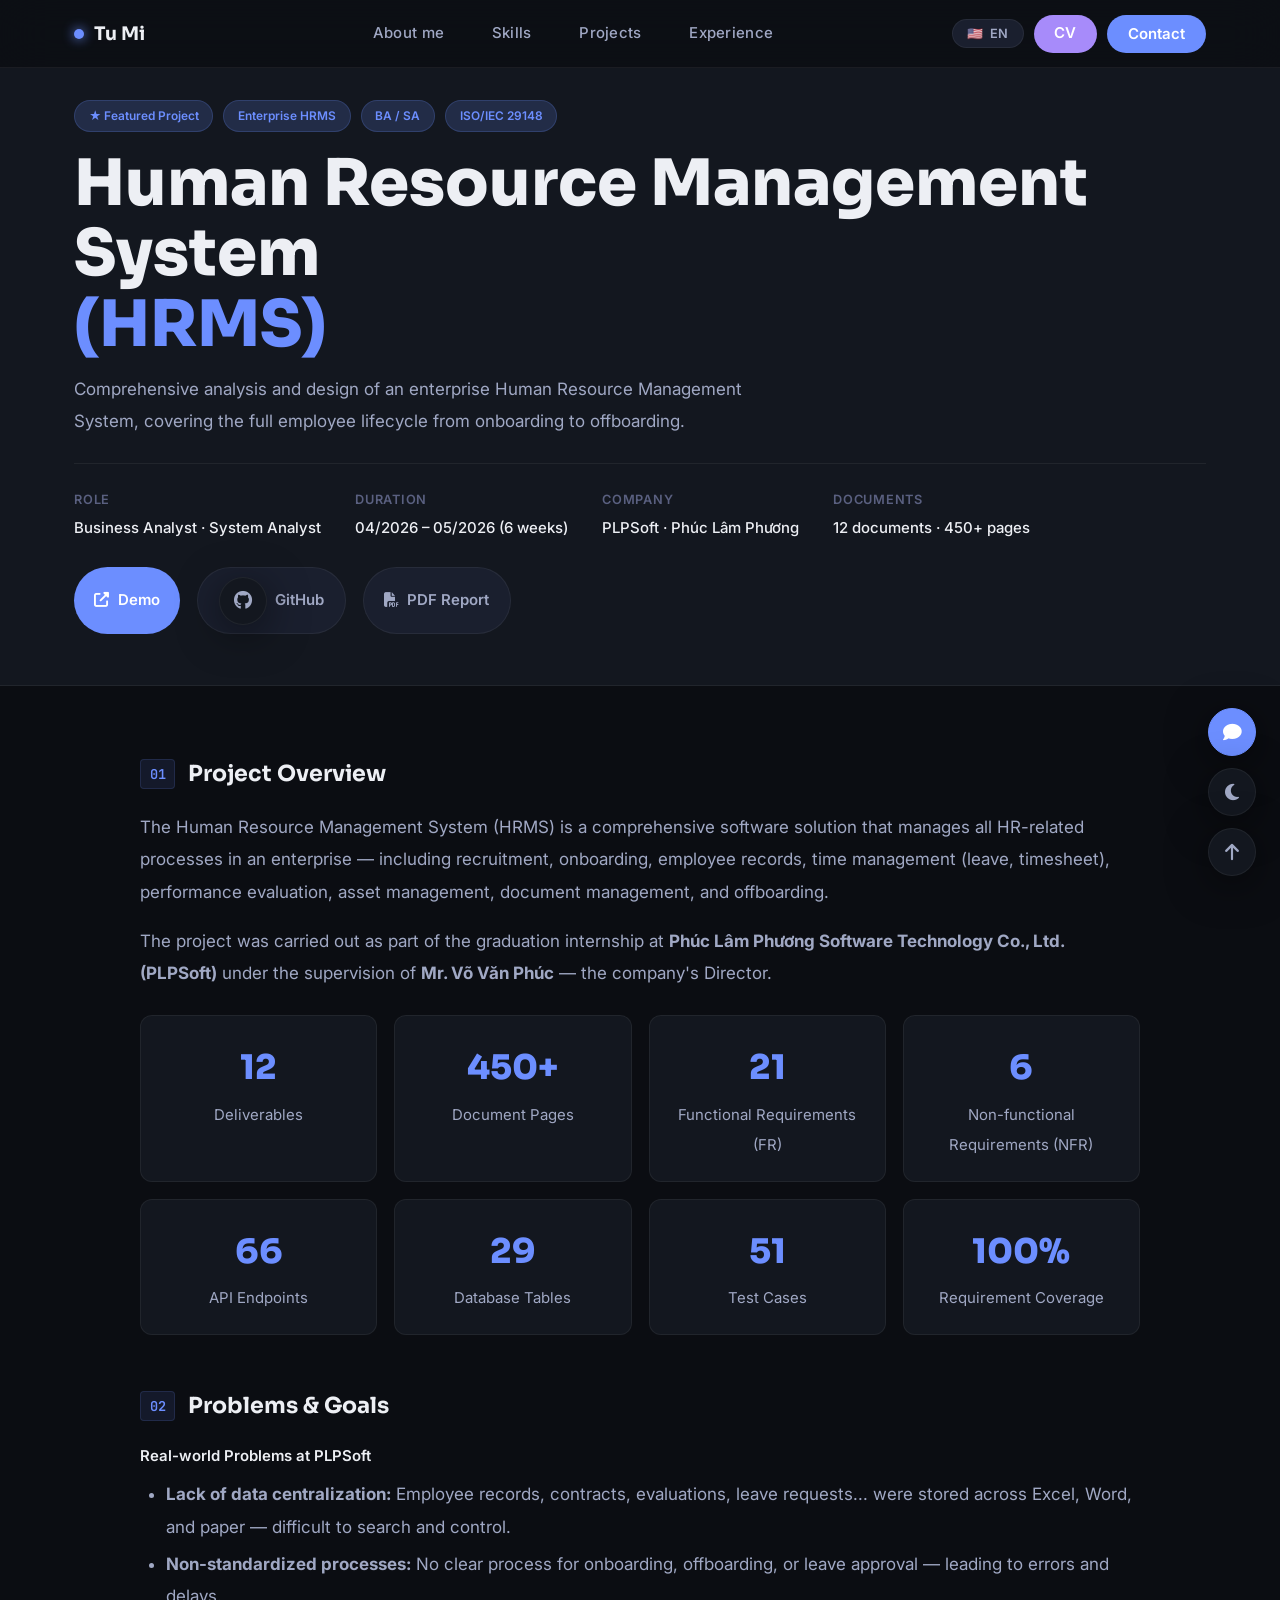
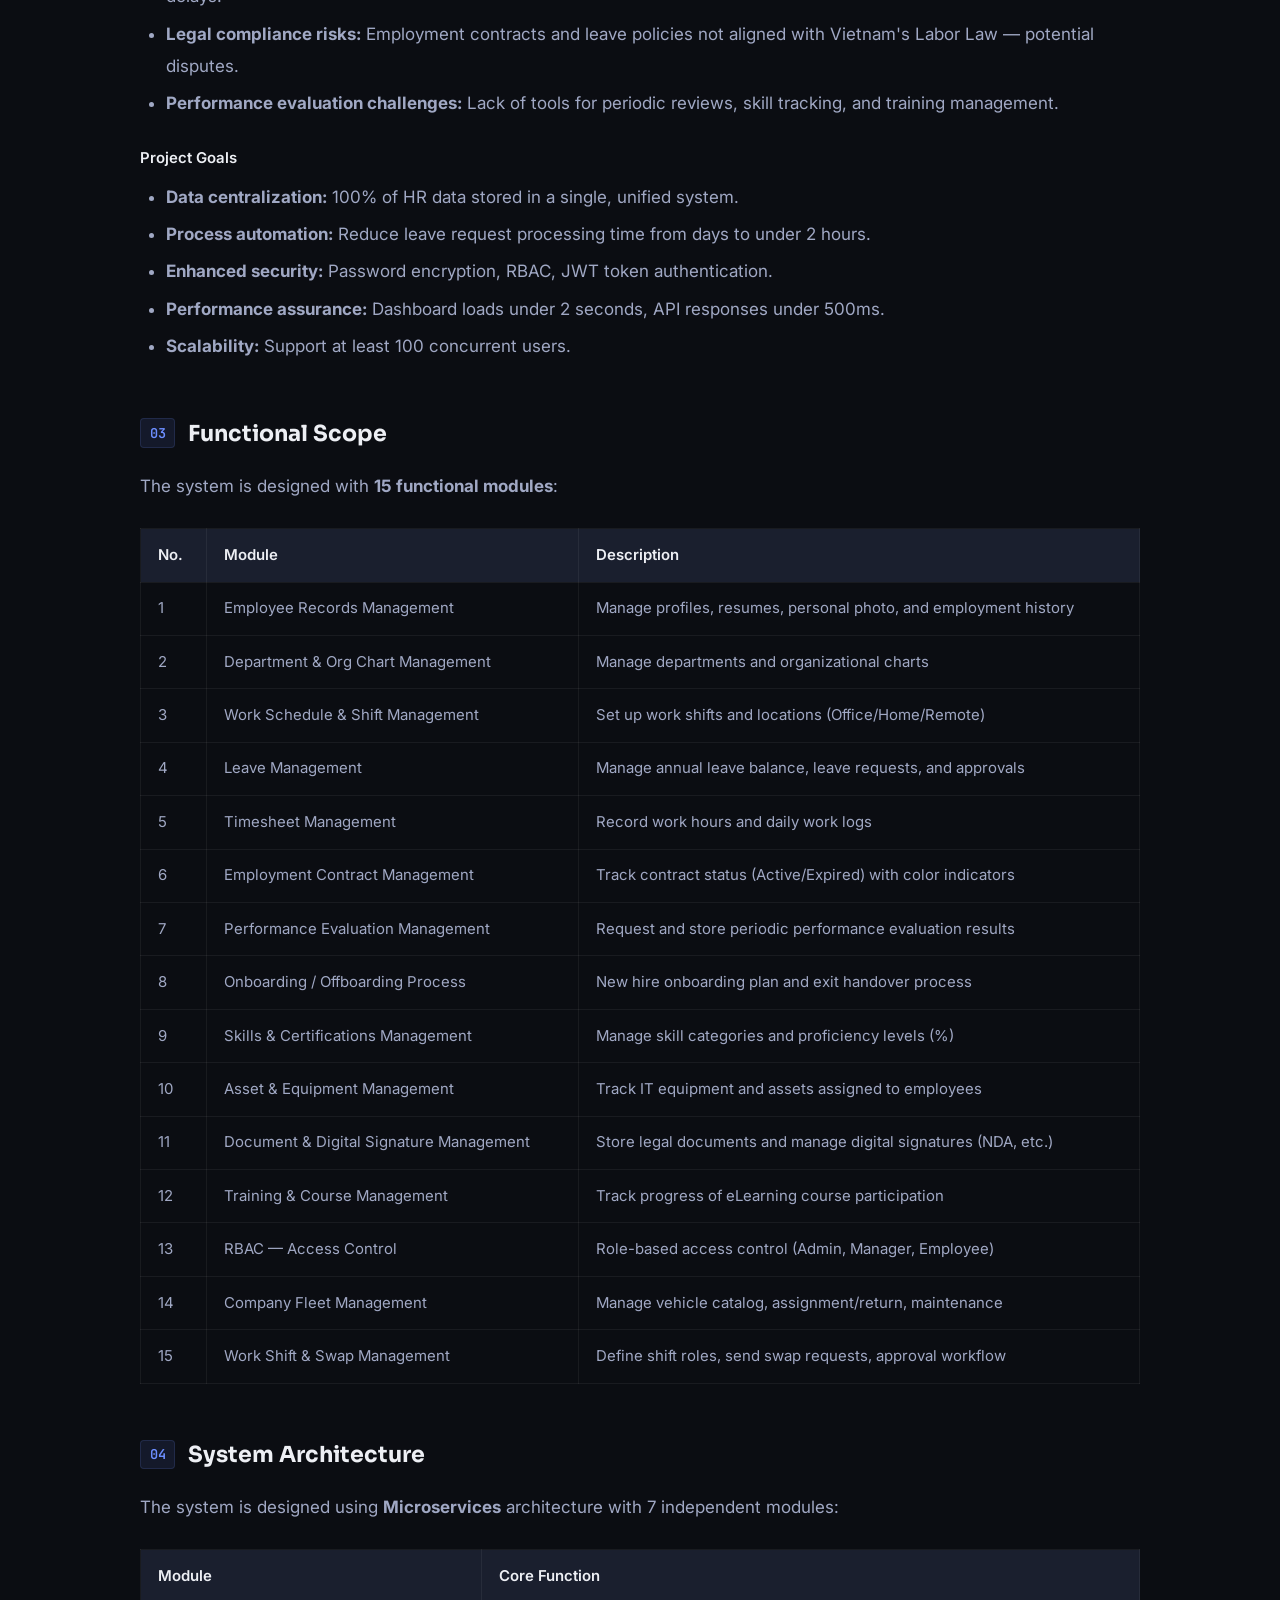
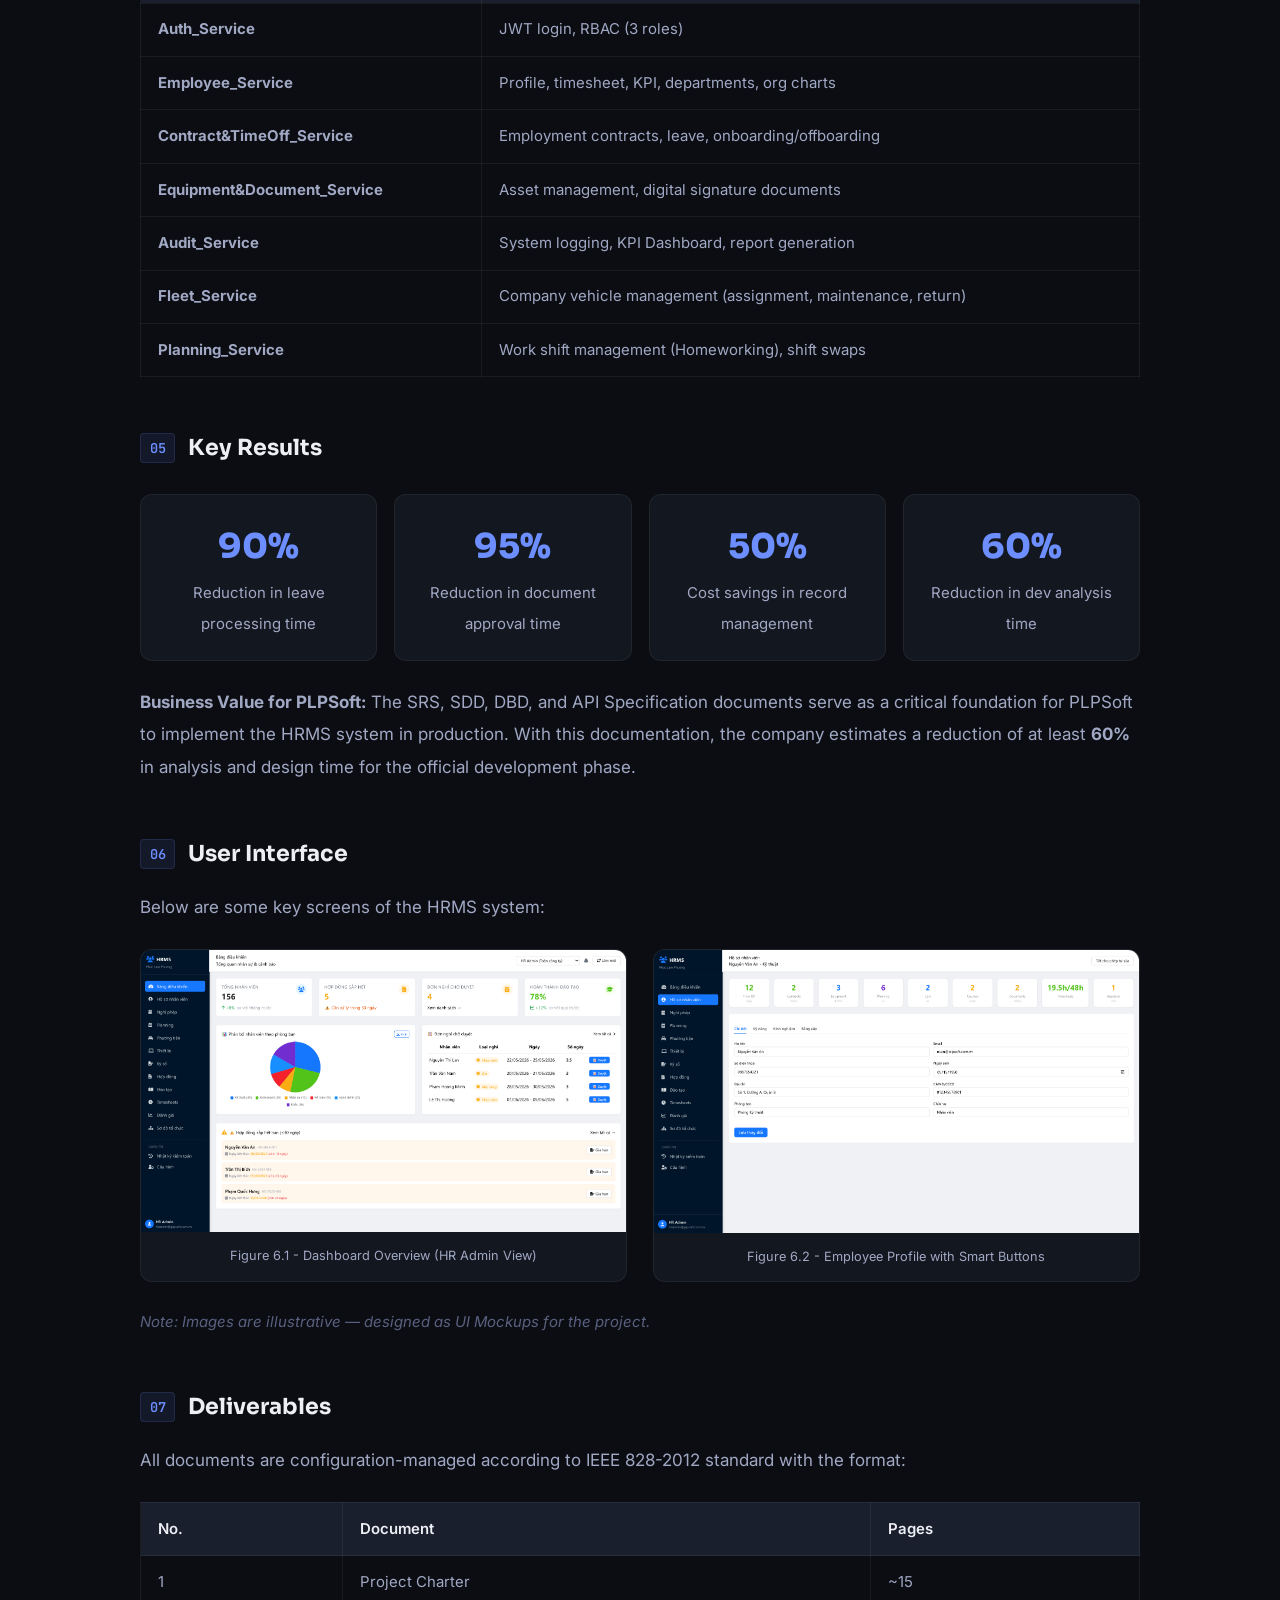
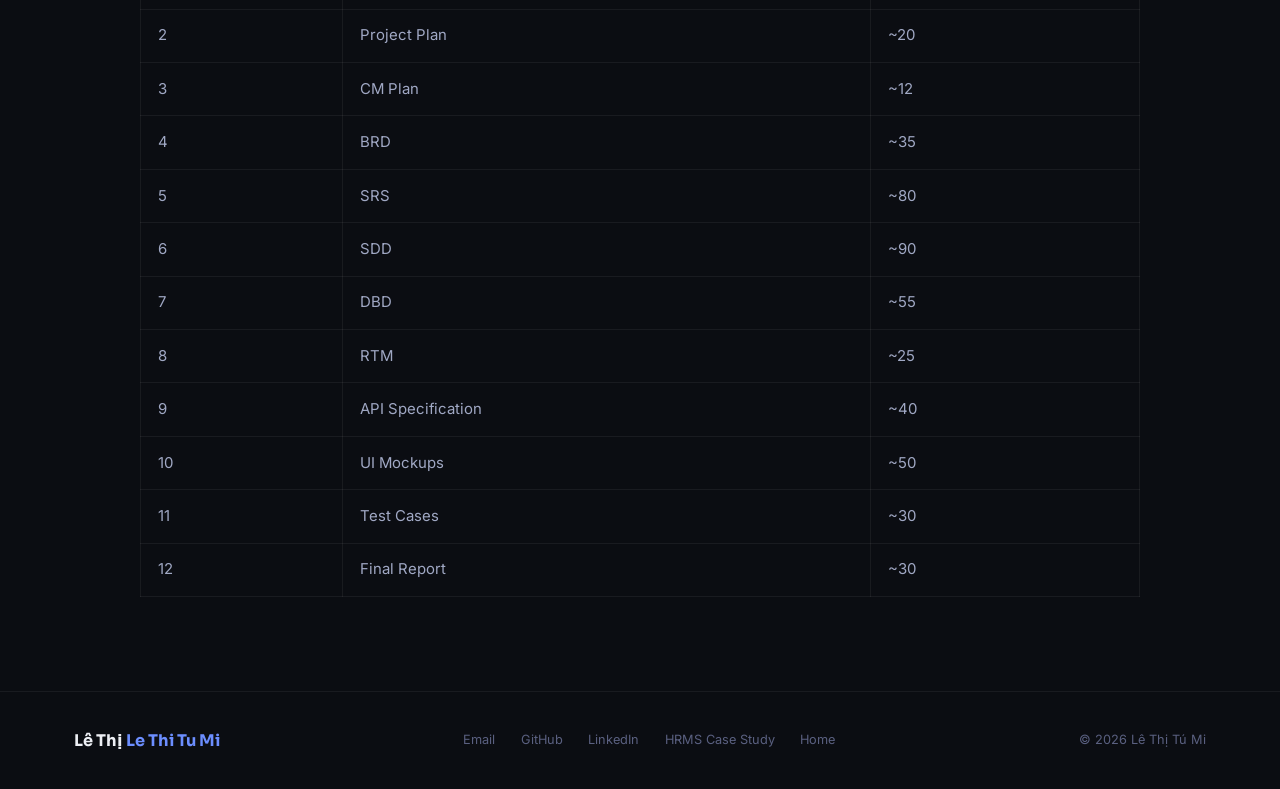
<file: projects/nhan-su.html>
<!DOCTYPE html>
<html lang="en" data-theme="dark">

<head>
  <meta charset="UTF-8" />
  <meta name="viewport" content="width=device-width,initial-scale=1.0" />
  <title>HRMS - Human Resource Management System | Lê Thị Tú Mi</title>
  <link rel="preconnect" href="https://fonts.googleapis.com" />
  <link rel="preconnect" href="https://fonts.gstatic.com" crossorigin />
  <link
    href="https://fonts.googleapis.com/css2?family=Sora:wght@300;400;600;700;800&family=Inter:wght@300;400;500;600;700&family=JetBrains+Mono:wght@400;500&display=swap"
    rel="stylesheet" />
  <link rel="stylesheet" href="https://cdnjs.cloudflare.com/ajax/libs/font-awesome/6.5.1/css/all.min.css" />
  <style>
    /* ── TOKENS ─────────────────────────────── */
    :root {
      --accent: #6C8EFF;
      --accent-v: #A78BFA;
      --accent-glow: rgba(108, 142, 255, 0.18);
      --accent-glow2: rgba(167, 139, 250, 0.12);

      --fs-display: clamp(2.8rem, 5vw, 3.8rem);
      --fs-h2: clamp(1.8rem, 3.5vw, 2.6rem);
      --fs-h3: 1.15rem;
      --fs-body: 1rem;
      --fs-sm: 0.88rem;
      --fs-xs: 0.75rem;

      --radius-sm: 8px;
      --radius-md: 12px;
      --radius-lg: 18px;
      --radius-xl: 28px;

      --transition: 0.25s cubic-bezier(0.4, 0, 0.2, 1);
      --font-sans: 'Inter', system-ui, sans-serif;
      --font-display: 'Sora', system-ui, sans-serif;
      --font-mono: 'JetBrains Mono', monospace;
    }

    .nav-theme {
      display: none !important;
    }

    [data-theme="dark"] {
      --bg: #0B0D12;
      --bg-2: #13171F;
      --bg-3: #1A1F2E;
      --bg-4: #232A3D;
      --border: rgba(255, 255, 255, 0.06);
      --border-h: rgba(255, 255, 255, 0.12);
      --text: #EDEFF4;
      --text-m: #A0A8C4;
      --text-s: #5A6080;
      --card-sh: 0 8px 40px rgba(0, 0, 0, 0.5);
    }

    [data-theme="light"] {
      --bg: #F2F4FA;
      --bg-2: #FFFFFF;
      --bg-3: #ECEEF6;
      --bg-4: #E2E6F2;
      --border: rgba(0, 0, 0, 0.06);
      --border-h: rgba(0, 0, 0, 0.12);
      --text: #111827;
      --text-m: #4B5577;
      --text-s: #9AA0BC;
      --card-sh: 0 8px 32px rgba(80, 90, 160, 0.08);
    }

    /* ── FLOATING ACTIONS ────────────────────── */
    .floating-actions {
      position: fixed;
      right: 24px;
      bottom: 24px;
      z-index: 9999;
      display: flex;
      flex-direction: column;
      gap: 12px;
    }

    .fab {
      width: 48px;
      height: 48px;
      border: 1px solid var(--border);
      border-radius: 50%;
      background: var(--bg-2);
      color: var(--text-m);
      font-size: 1.1rem;
      cursor: pointer;
      display: flex;
      align-items: center;
      justify-content: center;
      transition: all var(--transition);
      box-shadow: var(--card-sh);
      backdrop-filter: blur(8px);
    }

    .fab:hover {
      transform: translateY(-3px);
      border-color: var(--accent);
      color: var(--accent);
      box-shadow: 0 8px 24px rgba(108, 142, 255, 0.2);
    }

    .fab-primary {
      background: var(--accent);
      color: #fff;
      border-color: var(--accent);
    }

    .fab-primary:hover {
      background: var(--accent);
      color: #fff;
      opacity: 0.85;
      box-shadow: 0 8px 24px rgba(108, 142, 255, 0.35);
    }

    /* ── CHATBOX ──────────────────────────────── */
    .chatbox {
      position: fixed;
      right: 90px;
      bottom: 30px;
      width: 300px;
      background: var(--bg-2);
      border: 1px solid var(--border);
      border-radius: var(--radius-lg);
      overflow: hidden;
      box-shadow: 0 20px 50px rgba(0, 0, 0, 0.3);
      z-index: 9998;
      display: none;
    }

    .chatbox.show {
      display: block;
      animation: fadeChat 0.3s ease;
    }

    @keyframes fadeChat {
      from {
        opacity: 0;
        transform: translateY(16px) scale(0.96);
      }
      to {
        opacity: 1;
        transform: translateY(0) scale(1);
      }
    }

    .chat-header {
      background: var(--bg-3);
      padding: 14px 18px;
      font-weight: 600;
      font-size: var(--fs-sm);
      color: var(--text);
      display: flex;
      justify-content: space-between;
      align-items: center;
      border-bottom: 1px solid var(--border);
    }

    .chat-header span {
      cursor: pointer;
      color: var(--text-m);
      font-size: 1.2rem;
      transition: color var(--transition);
    }

    .chat-header span:hover {
      color: var(--text);
    }

    .chat-body {
      padding: 18px;
    }

    .chat-body p {
      font-size: var(--fs-sm);
      color: var(--text-m);
      margin-bottom: 12px;
    }

    .chat-link {
      display: flex;
      align-items: center;
      gap: 10px;
      padding: 10px 14px;
      border-radius: var(--radius-sm);
      background: var(--bg-3);
      border: 1px solid var(--border);
      color: var(--text-m);
      font-size: var(--fs-sm);
      transition: all var(--transition);
      margin-bottom: 6px;
    }

    .chat-link:hover {
      background: var(--accent-glow);
      border-color: var(--accent);
      color: var(--accent);
    }

    .chat-link i {
      width: 20px;
      text-align: center;
      font-size: 1rem;
    }

    /* ── RESET ───────────────────────────────── */
    *,
    *::before,
    *::after {
      box-sizing: border-box;
      margin: 0;
      padding: 0
    }

    html {
      scroll-behavior: smooth;
      font-size: 17px
    }

    body {
      background: var(--bg);
      color: var(--text);
      font-family: var(--font-sans);
      font-weight: 400;
      line-height: 1.8;
      -webkit-font-smoothing: antialiased;
      transition: background var(--transition), color var(--transition);
      overflow-x: hidden
    }

    a {
      color: inherit;
      text-decoration: none
    }

    ul {
      list-style: none
    }

    img {
      max-width: 100%;
      display: block
    }

    button {
      cursor: pointer;
      border: none;
      background: none;
      font-family: inherit
    }

    /* ── NAV ─────────────────────────────────── */
    nav {
      position: fixed;
      top: 0;
      left: 0;
      right: 0;
      z-index: 200;
      height: 68px;
      display: flex;
      align-items: center;
      justify-content: space-between;
      padding: 0 max(2rem, calc((100% - 1200px)/2 + 2rem));
      background: rgba(11, 13, 18, 0.78);
      backdrop-filter: blur(24px);
      border-bottom: 1px solid var(--border);
      transition: background var(--transition);
    }

    [data-theme="light"] nav {
      background: rgba(242, 244, 250, 0.85)
    }

    .nav-brand {
      font-family: var(--font-display);
      font-weight: 700;
      font-size: 1.1rem;
      color: var(--text);
      display: flex;
      align-items: center;
      gap: 0.6rem;
      min-width: 120px;
    }

    .nav-brand-dot {
      width: 10px;
      height: 10px;
      border-radius: 50%;
      background: var(--accent);
      display: inline-block;
      box-shadow: 0 0 12px var(--accent);
      flex-shrink: 0;
    }

    .nav-center {
      display: flex;
      align-items: center;
      gap: 2.8rem
    }

    .nav-center a {
      font-size: var(--fs-sm);
      font-weight: 500;
      color: var(--text-m);
      transition: color var(--transition);
      letter-spacing: 0.02em;
      white-space: nowrap;
    }

    .nav-center a:hover {
      color: var(--text)
    }

    .nav-center a.active {
      color: var(--text);
      border-bottom: 2px solid var(--accent);
      padding-bottom: 2px
    }

    .nav-right {
      display: flex;
      align-items: center;
      gap: 0.6rem;
      flex-shrink: 0
    }

    .nav-lang {
      font-size: var(--fs-xs);
      font-weight: 600;
      color: var(--text-m);
      border: 1px solid var(--border);
      border-radius: 100px;
      padding: 0.35rem 0.85rem;
      display: flex;
      align-items: center;
      gap: 0.4rem;
      transition: all var(--transition);
      background: var(--bg-3);
      min-width: 60px;
      justify-content: center;
    }

    .nav-lang:hover {
      border-color: var(--accent);
      color: var(--accent)
    }

    .nav-cta {
      font-size: var(--fs-sm);
      font-weight: 600;
      color: #fff;
      padding: 0.5rem 1.2rem;
      border-radius: 100px;
      transition: all var(--transition);
      letter-spacing: 0.01em;
      white-space: nowrap;
      display: inline-flex;
      align-items: center;
      justify-content: center;
      height: 38px;
      min-width: 60px;
    }

    .nav-cta:hover {
      opacity: 0.85;
      transform: translateY(-1px);
      box-shadow: 0 4px 20px rgba(108, 142, 255, 0.35);
    }

    .nav-hamburger {
      display: none;
      width: 38px;
      height: 38px;
      align-items: center;
      justify-content: center;
      border-radius: var(--radius-sm);
      background: var(--bg-3);
      border: 1px solid var(--border);
      font-size: 1.3rem;
      color: var(--text-m);
      flex-shrink: 0;
    }

    .mobile-menu {
      display: none;
      position: fixed;
      top: 68px;
      left: 0;
      right: 0;
      z-index: 190;
      background: var(--bg-2);
      border-bottom: 1px solid var(--border);
      padding: 1.5rem 2rem;
      flex-direction: column;
      gap: 1.25rem;
    }

    .mobile-menu a {
      font-size: 1rem;
      font-weight: 500;
      color: var(--text-m)
    }

    .mobile-menu a.active {
      color: var(--accent)
    }

    .mobile-menu.open {
      display: flex
    }

    /* ── DROPDOWN CONTACT ────────────────────── */
    .nav-dropdown {
      position: relative;
      display: inline-block;
    }

    .dropdown-toggle {
      background: var(--accent);
      border: none;
      padding: 0.5rem 1.2rem;
      border-radius: 100px;
      font-size: var(--fs-sm);
      font-weight: 600;
      color: #fff;
      height: 38px;
      min-width: 60px;
      display: inline-flex;
      align-items: center;
      justify-content: center;
      white-space: nowrap;
      cursor: pointer;
      transition: all var(--transition);
      letter-spacing: 0.01em;
    }

    .dropdown-toggle:hover {
      opacity: 0.85;
      transform: translateY(-1px);
      box-shadow: 0 4px 20px rgba(108, 142, 255, 0.35);
    }

    .dropdown-menu {
      position: absolute;
      top: calc(100% + 8px);
      right: 0;
      min-width: 220px;
      background: var(--bg-2);
      border: 1px solid var(--border);
      border-radius: var(--radius-md);
      padding: 0.5rem 0;
      box-shadow: var(--card-sh);
      opacity: 0;
      visibility: hidden;
      transform: translateY(-6px);
      transition: all var(--transition);
      z-index: 300;
      list-style: none;
    }

    .nav-dropdown:hover .dropdown-menu,
    .nav-dropdown.active .dropdown-menu {
      opacity: 1;
      visibility: visible;
      transform: translateY(0);
    }

    .dropdown-item {
      display: flex;
      align-items: center;
      gap: 0.75rem;
      padding: 0.55rem 1.25rem;
      font-size: var(--fs-sm);
      color: var(--text-m);
      transition: all var(--transition);
      text-decoration: none;
      white-space: nowrap;
    }

    .dropdown-item i {
      width: 18px;
      text-align: center;
      font-size: 0.95rem;
      color: var(--accent);
    }

    .dropdown-item:hover {
      background: var(--accent-glow);
      color: var(--text);
    }

    .dropdown-item:hover i {
      color: var(--text);
    }

    @media (max-width: 768px) {
      .nav-dropdown .dropdown-menu {
        position: static;
        opacity: 1;
        visibility: visible;
        transform: none;
        box-shadow: none;
        background: transparent;
        border: none;
        padding: 0.5rem 0 0 1rem;
        display: none;
        width: 100%;
      }

      .nav-dropdown.open .dropdown-menu {
        display: block;
      }

      .nav-dropdown .dropdown-toggle::after {
        content: ' ▾';
        font-size: 0.7rem;
      }

      .nav-dropdown.open .dropdown-toggle::after {
        content: ' ▴';
      }

      .dropdown-item {
        padding: 0.4rem 0.75rem;
        color: var(--text-m);
      }

      .dropdown-item i {
        width: 20px;
        font-size: 1rem;
      }
    }

    /* ── SECTION BASE ─────────────────────────── */
    .section {
      padding: 6rem max(2rem, calc((100% - 1200px)/2 + 2rem))
    }

    .eyebrow {
      font-size: var(--fs-xs);
      font-weight: 700;
      letter-spacing: 0.12em;
      text-transform: uppercase;
      color: var(--accent);
      margin-bottom: 0.75rem;
      display: flex;
      align-items: center;
      gap: 0.5rem;
    }

    .eyebrow::before {
      content: '';
      width: 24px;
      height: 2px;
      background: var(--accent);
      border-radius: 2px;
      flex-shrink: 0
    }

    h2.section-title {
      font-family: var(--font-display);
      font-size: var(--fs-h2);
      font-weight: 800;
      color: var(--text);
      line-height: 1.15;
      letter-spacing: -0.02em;
      margin-bottom: 0.75rem;
      min-height: 1.3em;
    }

    h2.section-title em {
      font-style: italic;
      color: var(--accent)
    }

    .section-sub {
      font-size: var(--fs-body);
      color: var(--text-m);
      max-width: 700px;
      line-height: 1.8;
      margin-bottom: 2.5rem
    }

    /* ── PROJECT HEADER ───────────────────────── */
    .project-header {
      background: var(--bg-2);
      padding: 100px max(2rem, calc((100% - 1200px)/2 + 2rem)) 3rem;
      border-bottom: 1px solid var(--border);
    }

    .project-header .container {
      max-width: 1200px;
      margin: 0 auto;
    }

    .project-header .project-tags {
      display: flex;
      flex-wrap: wrap;
      gap: 0.6rem;
      margin-bottom: 1rem;
    }

    .project-header .project-tags .tag {
      font-size: 0.7rem;
      font-weight: 600;
      padding: 0.25rem 0.8rem;
      border-radius: 100px;
      background: var(--accent-glow);
      color: var(--accent);
      border: 1px solid rgba(108, 142, 255, 0.2);
    }

    .project-header h1 {
      font-family: var(--font-display);
      font-size: var(--fs-display);
      font-weight: 800;
      color: var(--text);
      line-height: 1.1;
      margin-bottom: 0.75rem;
    }

    .project-header .project-meta {
      display: flex;
      flex-wrap: wrap;
      gap: 2rem;
      margin-top: 1.5rem;
      padding-top: 1.5rem;
      border-top: 1px solid var(--border);
    }

    .project-header .project-meta .meta-item {
      display: flex;
      flex-direction: column;
      gap: 0.15rem;
    }

    .project-header .project-meta .meta-item .label {
      font-size: var(--fs-xs);
      color: var(--text-s);
      text-transform: uppercase;
      letter-spacing: 0.06em;
      font-weight: 600;
    }

    .project-header .project-meta .meta-item .value {
      font-size: var(--fs-sm);
      color: var(--text);
      font-weight: 500;
    }

    .project-header .project-links {
      display: flex;
      flex-wrap: wrap;
      gap: 1rem;
      margin-top: 1.5rem;
    }

    .project-header .project-links a {
      display: inline-flex;
      align-items: center;
      gap: 0.5rem;
      padding: 0.5rem 1.2rem;
      border-radius: 100px;
      font-size: var(--fs-sm);
      font-weight: 600;
      transition: all var(--transition);
    }

    .project-header .project-links .btn-demo {
      background: var(--accent);
      color: #fff;
    }

    .project-header .project-links .btn-demo:hover {
      opacity: 0.85;
      transform: translateY(-2px);
      box-shadow: 0 4px 20px rgba(108, 142, 255, 0.35);
    }

    .project-header .project-links .btn-gh {
      background: var(--bg-3);
      color: var(--text-m);
      border: 1px solid var(--border);
    }

    .project-header .project-links .btn-gh:hover {
      border-color: var(--accent);
      color: var(--accent);
    }

    .project-header .project-links .btn-doc {
      background: var(--bg-3);
      color: var(--text-m);
      border: 1px solid var(--border);
    }

    .project-header .project-links .btn-doc:hover {
      border-color: var(--accent-v);
      color: var(--accent-v);
    }

    /* ── PROJECT CONTENT ──────────────────────── */
    .project-content {
      background: var(--bg);
      padding: 4rem max(2rem, calc((100% - 1200px)/2 + 2rem));
    }

    .project-content .container {
      max-width: 1000px;
      margin: 0 auto;
    }

    .project-content .content-block {
      margin-bottom: 3rem;
    }

    .project-content .content-block:last-child {
      margin-bottom: 0;
    }

    .project-content .content-block h3 {
      font-family: var(--font-display);
      font-size: 1.3rem;
      font-weight: 700;
      color: var(--text);
      margin-bottom: 1rem;
      display: flex;
      align-items: center;
      gap: 0.75rem;
    }

    .project-content .content-block h3 .num {
      font-family: var(--font-mono);
      font-size: 0.8rem;
      font-weight: 600;
      color: var(--accent);
      background: rgba(108, 142, 255, 0.1);
      padding: 0.1rem 0.5rem;
      border-radius: 4px;
      border: 1px solid rgba(108, 142, 255, 0.15);
    }

    .project-content .content-block p {
      font-size: var(--fs-body);
      color: var(--text-m);
      line-height: 1.9;
      margin-bottom: 1rem;
    }

    .project-content .content-block ul {
      font-size: var(--fs-body);
      color: var(--text-m);
      line-height: 1.9;
      padding-left: 1.5rem;
      list-style: disc;
    }

    .project-content .content-block ul li {
      margin-bottom: 0.3rem;
    }

    .project-content .content-block .highlight-grid {
      display: grid;
      grid-template-columns: repeat(auto-fill, minmax(200px, 1fr));
      gap: 1rem;
      margin: 1.5rem 0;
    }

    .project-content .content-block .highlight-item {
      background: var(--bg-2);
      border: 1px solid var(--border);
      border-radius: var(--radius-md);
      padding: 1.25rem 1.5rem;
      text-align: center;
      transition: all var(--transition);
    }

    .project-content .content-block .highlight-item:hover {
      border-color: var(--accent);
      transform: translateY(-2px);
    }

    .project-content .content-block .highlight-item .number {
      font-family: var(--font-display);
      font-size: 2rem;
      font-weight: 800;
      color: var(--accent);
      display: block;
    }

    .project-content .content-block .highlight-item .desc {
      font-size: var(--fs-sm);
      color: var(--text-m);
      margin-top: 0.25rem;
    }

    /* ── TABLE ────────────────────────────────── */
    .table-wrap {
      overflow-x: auto;
      margin: 1.5rem 0;
    }

    .table-wrap table {
      width: 100%;
      border-collapse: collapse;
      font-size: var(--fs-sm);
      color: var(--text-m);
    }

    .table-wrap table th {
      background: var(--bg-3);
      color: var(--text);
      font-weight: 600;
      padding: 0.75rem 1rem;
      text-align: left;
      border: 1px solid var(--border);
    }

    .table-wrap table td {
      padding: 0.75rem 1rem;
      border: 1px solid var(--border);
    }

    .table-wrap table tr:hover {
      background: var(--bg-3);
    }

    /* ── IMAGE GALLERY ────────────────────────── */
    .image-gallery {
      display: grid;
      grid-template-columns: repeat(auto-fit, minmax(300px, 1fr));
      gap: 1.5rem;
      margin: 1.5rem 0;
    }

    .image-gallery .gallery-item {
      background: var(--bg-2);
      border: 1px solid var(--border);
      border-radius: var(--radius-md);
      overflow: hidden;
      transition: all var(--transition);
    }

    .image-gallery .gallery-item:hover {
      border-color: var(--border-h);
      transform: translateY(-2px);
    }

    .image-gallery .gallery-item img {
      width: 100%;
      height: auto;
      display: block;
    }

    .image-gallery .gallery-item .caption {
      padding: 0.75rem 1rem;
      font-size: var(--fs-xs);
      color: var(--text-m);
      text-align: center;
    }

    /* ── RESPONSIVE ──────────────────────── */
    @media(max-width:1024px) {
      .project-header h1 {
        font-size: clamp(2rem, 4vw, 2.8rem);
      }
      .project-content .content-block .highlight-grid {
        grid-template-columns: repeat(2, 1fr);
      }
    }

    @media(max-width:768px) {
      nav {
        padding: 0 1.25rem
      }

      .nav-center {
        display: none
      }

      .nav-hamburger {
        display: flex
      }

      .nav-cta {
        display: none
      }

      .dropdown-toggle {
        display: none;
      }

      .section {
        padding: 3rem 1.5rem
      }

      .project-header {
        padding: 80px 1.5rem 2rem;
      }

      .project-content {
        padding: 2rem 1.5rem;
      }

      .project-header .project-meta {
        gap: 1rem;
      }

      .project-content .content-block .highlight-grid {
        grid-template-columns: 1fr 1fr;
      }

      .image-gallery {
        grid-template-columns: 1fr;
      }

      .floating-actions {
        right: 16px;
        bottom: 16px;
        gap: 10px;
      }

      .fab {
        width: 42px;
        height: 42px;
        font-size: 0.95rem;
      }

      .chatbox {
        right: 16px;
        bottom: 80px;
        width: 280px;
      }
    }

    @media(max-width:480px) {
      .project-content .content-block .highlight-grid {
        grid-template-columns: 1fr;
      }
    }

    /* ── FOOTER ─────────────────────────────── */
    footer {
      background: var(--bg);
      border-top: 1px solid var(--border);
      padding: 2rem max(2rem, calc((100% - 1200px)/2 + 2rem));
      display: flex;
      align-items: center;
      justify-content: space-between;
      flex-wrap: wrap;
      gap: 1rem;
    }

    .foot-brand {
      font-family: var(--font-display);
      font-size: 0.95rem;
      font-weight: 700;
      color: var(--text);
      min-width: 140px
    }

    .foot-brand span {
      color: var(--accent)
    }

    .foot-links {
      display: flex;
      gap: 1.5rem
    }

    .foot-links a {
      font-size: var(--fs-xs);
      color: var(--text-s);
      transition: color var(--transition);
      white-space: nowrap
    }

    .foot-links a:hover {
      color: var(--accent)
    }

    .foot-copy {
      font-size: var(--fs-xs);
      color: var(--text-s)
    }

    /* ── SCROLL REVEAL ────────────────────── */
    .reveal {
      opacity: 0;
      transform: translateY(24px);
      transition: opacity 0.7s ease, transform 0.7s ease
    }

    .reveal.visible {
      opacity: 1;
      transform: translateY(0)
    }
  </style>
</head>

<body>

  <!-- NAV -->
  <nav>
    <div class="nav-brand" id="navBrand">
      <span class="nav-brand-dot"></span>
      <a href="../index.html" id="brandName" data-en="Tu Mi" data-vi="Tú Mi">
        Tú Mi
      </a>
    </div>
    <div class="nav-center">
      <a href="../index.html#about" data-en="About me" data-vi="Về tôi">About me</a>
      <a href="../index.html#skills" data-en="Skills" data-vi="Kỹ năng">Skills</a>
      <a href="../index.html#projects" data-en="Projects" data-vi="Dự án">Projects</a>
      <a href="../index.html#experience" data-en="Experience" data-vi="Kinh nghiệm">Experience</a>
<!--       
<a href="../projects/danh-gia.html" data-en="Review" data-vi="Đánh giá">Đánh giá</a> -->
    </div>
    <div class="nav-right">
      <button class="nav-lang" id="langBtn" title="Switch language">
        <span id="langFlag">🇺🇸</span><span id="langCode">EN</span>
      </button>
      <button class="nav-theme" id="themeBtn" title="Toggle theme">☀️</button>
      <a href="cvweb.html" class="nav-cta" style="background:var(--accent-v)" data-en="CV" data-vi="CV">CV</a>
      <div class="nav-dropdown">
        <button class="dropdown-toggle" data-en="Contact" data-vi="Liên hệ">
          Contact
        </button>
        <ul class="dropdown-menu">
          <li>
            <a href="mailto:tusmile.joy@gmail.com" class="dropdown-item">
              <i class="fas fa-envelope"></i>
              <span>Email: tusmile.joy@gmail.com</span>
            </a>
          </li>
          <li>
            <a href="tel:0774945169" class="dropdown-item">
              <i class="fas fa-phone-alt"></i>
              <span>Call: 0774.945.169</span>
            </a>
          </li>
          <li>
            <a href="https://www.linkedin.com/in/t%C3%BA-mi-l%C3%AA-th%E1%BB%8B-890a091aa/" target="_blank" rel="noopener noreferrer" class="dropdown-item">
              <i class="fab fa-linkedin-in"></i>
              <span>LinkedIn</span>
            </a>
          </li>
          <li>
            <a href="https://github.com/LttuMi204" target="_blank" rel="noopener noreferrer" class="dropdown-item">
              <i class="fab fa-github"></i>
              <span>GitHub</span>
            </a>
          </li>
          <li>
            <a href="https://zalo.me/0774945169" target="_blank" rel="noopener noreferrer" class="dropdown-item">
              <i class="fas fa-comment-dots" style="color:#0068FF;"></i>
              <span>Zalo: Lê Thị Tú Mi</span>
            </a>
          </li>
        </ul>
      </div>
      <button class="nav-hamburger" id="hamburger">☰</button>
    </div>
  </nav>

  <!-- MOBILE MENU -->
  <div class="mobile-menu" id="mobileMenu">
    <a href="../index.html#about" data-en="About" data-vi="Về tôi">About</a>
    <a href="../index.html#skills" data-en="Skills" data-vi="Kỹ năng">Skills</a>
    <a href="../index.html#projects" data-en="Projects" data-vi="Dự án">Projects</a>
    <a href="../index.html#experience" data-en="Experience" data-vi="Kinh nghiệm">Experience</a>
    <a href="../index.html#contact" data-en="Contact" data-vi="Liên hệ">Contact</a>
  </div>

  <!-- PROJECT HEADER -->
  <section class="project-header">
    <div class="container">
      <div class="project-tags">
        <span class="tag" data-en="★ Featured Project" data-vi="★ Dự án nổi bật">★ Featured Project</span>
        <span class="tag" data-en="Enterprise HRMS" data-vi="HRMS Doanh nghiệp">Enterprise HRMS</span>
        <span class="tag" data-en="BA / SA" data-vi="BA / SA">BA / SA</span>
        <span class="tag" data-en="ISO/IEC 29148" data-vi="ISO/IEC 29148">ISO/IEC 29148</span>
      </div>
      <h1><span data-en="Human Resource Management System" data-vi="Hệ thống Quản lý Nhân sự">Hệ thống Quản lý Nhân sự</span> <br><span style="color:var(--accent)"><span data-en="(HRMS)" data-vi="(HRMS)">(HRMS)</span></span></h1>
      <p style="font-size:var(--fs-body);color:var(--text-m);max-width:700px;line-height:1.9;">
        <span data-en="Comprehensive analysis and design of an enterprise Human Resource Management System, covering the full employee lifecycle from onboarding to offboarding."
        data-vi="Phân tích và thiết kế hệ thống Quản lý Nhân sự toàn diện cho doanh nghiệp, bao phủ toàn bộ vòng đời nhân viên từ onboarding đến offboarding.">
        Comprehensive analysis and design of an enterprise Human Resource Management System, covering the full employee lifecycle from onboarding to offboarding.
      </span>
      </p>
      <div class="project-meta">
        <div class="meta-item">
          <span class="label" data-en="Role" data-vi="Vai trò">Role</span>
          <span class="value" data-en="Business Analyst · System Analyst" data-vi="Business Analyst · System Analyst">Business Analyst · System Analyst</span>
        </div>
        <div class="meta-item">
          <span class="label" data-en="Duration" data-vi="Thời gian">Duration</span>
          <span class="value" data-en="04/2026 – 05/2026 (6 weeks)" data-vi="04/2026 – 05/2026 (6 tuần)">04/2026 – 05/2026 (6 weeks)</span>
        </div>
        <div class="meta-item">
          <span class="label" data-en="Company" data-vi="Công ty">Company</span>
          <span class="value" data-en="PLPSoft · Phúc Lâm Phương" data-vi="PLPSoft · Phúc Lâm Phương">PLPSoft · Phúc Lâm Phương</span>
        </div>
        <div class="meta-item">
          <span class="label" data-en="Documents" data-vi="Tài liệu">Documents</span>
          <span class="value" data-en="12 documents · 450+ pages" data-vi="12 tài liệu · 450+ trang">12 documents · 450+ pages</span>
        </div>
      </div>
      <div class="project-links">
        <a href="https://lttumi204.github.io/HRMS-Human-Resource-Management-System/" target="_blank" class="btn-demo">
          <i class="fas fa-external-link-alt"></i> <span data-en="Demo" data-vi="Demo">Demo</span>
        </a>
        <a href="https://github.com/LttuMi204/HRMS-Human-Resource-Management-System" target="_blank" class="btn-gh">
          <i class="fab fa-github"></i> GitHub
        </a>
        <a href="https://drive.google.com/drive/folders/1-n7oxZe7N0HTMWSF00fuxGrxPmFCKZqq" target="_blank" class="btn-doc">
          <i class="fas fa-file-pdf"></i> <span data-en="PDF Report" data-vi="Báo cáo PDF">PDF Report</span>
        </a>
      </div>
    </div>
  </section>

  <!-- PROJECT CONTENT -->
  <section class="project-content">
    <div class="container">

      <!-- 1. Tổng quan / Overview -->
      <div class="content-block reveal">
        <h3><span class="num">01</span> <span data-en="Project Overview" data-vi="Tổng quan dự án">Project Overview</span></h3>
        <p data-en="The Human Resource Management System (HRMS) is a comprehensive software solution that manages all HR-related processes in an enterprise — including recruitment, onboarding, employee records, time management (leave, timesheet), performance evaluation, asset management, document management, and offboarding."
        data-vi="Hệ thống Quản lý Nhân sự (HRMS) là phần mềm quản lý toàn bộ quy trình liên quan đến nhân sự trong doanh nghiệp, bao gồm: tuyển dụng, onboarding, quản lý hồ sơ, quản lý thời gian (nghỉ phép, timesheet), đánh giá hiệu suất, quản lý tài sản, tài liệu và offboarding.">
        The Human Resource Management System (HRMS) is a comprehensive software solution that manages all HR-related processes in an enterprise — including recruitment, onboarding, employee records, time management (leave, timesheet), performance evaluation, asset management, document management, and offboarding.
        </p>
        <p data-en="The project was carried out as part of the graduation internship at <strong>Phúc Lâm Phương Software Technology Co., Ltd. (PLPSoft)</strong> under the supervision of <strong>Mr. Võ Văn Phúc</strong> — the company's Director."
        data-vi="Dự án được thực hiện trong khuôn khổ thực tập tốt nghiệp tại <strong>Công ty TNHH Công Nghệ Phần Mềm Phúc Lam Phương (PLPSoft)</strong> dưới sự hướng dẫn của <strong>Ông Võ Văn Phúc</strong> - Giám đốc công ty.">
        The project was carried out as part of the graduation internship at <strong>Phúc Lâm Phương Software Technology Co., Ltd. (PLPSoft)</strong> under the supervision of <strong>Mr. Võ Văn Phúc</strong> — the company's Director.
        </p>
        <div class="highlight-grid">
          <div class="highlight-item">
            <span class="number">12</span>
            <span class="desc" data-en="Deliverables" data-vi="Tài liệu bàn giao">Deliverables</span>
          </div>
          <div class="highlight-item">
            <span class="number">450+</span>
            <span class="desc" data-en="Document Pages" data-vi="Trang tài liệu">Document Pages</span>
          </div>
          <div class="highlight-item">
            <span class="number">21</span>
            <span class="desc" data-en="Functional Requirements (FR)" data-vi="Yêu cầu chức năng (FR)">Functional Requirements (FR)</span>
          </div>
          <div class="highlight-item">
            <span class="number">6</span>
            <span class="desc" data-en="Non-functional Requirements (NFR)" data-vi="Yêu cầu phi chức năng (NFR)">Non-functional Requirements (NFR)</span>
          </div>
          <div class="highlight-item">
            <span class="number">66</span>
            <span class="desc" data-en="API Endpoints" data-vi="API Endpoints">API Endpoints</span>
          </div>
          <div class="highlight-item">
            <span class="number">29</span>
            <span class="desc" data-en="Database Tables" data-vi="Bảng dữ liệu">Database Tables</span>
          </div>
          <div class="highlight-item">
            <span class="number">51</span>
            <span class="desc" data-en="Test Cases" data-vi="Test Cases">Test Cases</span>
          </div>
          <div class="highlight-item">
            <span class="number">100%</span>
            <span class="desc" data-en="Requirement Coverage" data-vi="Bao phủ yêu cầu">Requirement Coverage</span>
          </div>
        </div>
      </div>

      <!-- 2. Vấn đề & Mục tiêu / Problems & Goals -->
      <div class="content-block reveal">
        <h3><span class="num">02</span> <span data-en="Problems & Goals" data-vi="Vấn đề &amp; Mục tiêu">Problems &amp; Goals</span></h3>
        <h4 style="color:var(--text);font-weight:600;margin-bottom:0.5rem;font-size:var(--fs-sm);" data-en="Real-world Problems at PLPSoft" data-vi="Vấn đề thực tế tại PLPSoft">Real-world Problems at PLPSoft</h4>
        <ul>
          <li data-en="<strong>Lack of data centralization:</strong> Employee records, contracts, evaluations, leave requests... were stored across Excel, Word, and paper — difficult to search and control."
          data-vi="<strong>Thiếu tập trung dữ liệu:</strong> Hồ sơ nhân viên, hợp đồng, đánh giá, nghỉ phép... lưu trữ dưới nhiều dạng file Excel, Word, khó tra cứu và kiểm soát.">
          <strong>Lack of data centralization:</strong> Employee records, contracts, evaluations, leave requests... were stored across Excel, Word, and paper — difficult to search and control.</li>
          <li data-en="<strong>Non-standardized processes:</strong> No clear process for onboarding, offboarding, or leave approval — leading to errors and delays."
          data-vi="<strong>Quy trình thiếu chuẩn hóa:</strong> Không có quy trình rõ ràng cho các hoạt động onboarding, offboarding, phê duyệt nghỉ phép dễ dẫn đến sai sót.">
          <strong>Non-standardized processes:</strong> No clear process for onboarding, offboarding, or leave approval — leading to errors and delays.</li>
          <li data-en="<strong>Legal compliance risks:</strong> Employment contracts and leave policies not aligned with Vietnam's Labor Law — potential disputes."
          data-vi="<strong>Rủi ro pháp lý:</strong> Hợp đồng lao động, chế độ nghỉ phép không tuân thủ Luật Lao động Việt Nam có thể gây tranh chấp.">
          <strong>Legal compliance risks:</strong> Employment contracts and leave policies not aligned with Vietnam's Labor Law — potential disputes.</li>
          <li data-en="<strong>Performance evaluation challenges:</strong> Lack of tools for periodic reviews, skill tracking, and training management."
          data-vi="<strong>Khó khăn trong đánh giá hiệu suất:</strong> Thiếu công cụ hỗ trợ đánh giá định kỳ, theo dõi kỹ năng và đào tạo.">
          <strong>Performance evaluation challenges:</strong> Lack of tools for periodic reviews, skill tracking, and training management.</li>
        </ul>
        <h4 style="color:var(--text);font-weight:600;margin-bottom:0.5rem;margin-top:1.5rem;font-size:var(--fs-sm);" data-en="Project Goals" data-vi="Mục tiêu dự án">Project Goals</h4>
        <ul>
          <li data-en="<strong>Data centralization:</strong> 100% of HR data stored in a single, unified system."
          data-vi="<strong>Tập trung hóa dữ liệu:</strong> 100% thông tin nhân sự được lưu trữ tập trung trong hệ thống duy nhất.">
          <strong>Data centralization:</strong> 100% of HR data stored in a single, unified system.</li>
          <li data-en="<strong>Process automation:</strong> Reduce leave request processing time from days to under 2 hours."
          data-vi="<strong>Tự động hóa quy trình:</strong> Giảm thời gian xử lý đơn nghỉ phép từ vài ngày xuống dưới 2 giờ.">
          <strong>Process automation:</strong> Reduce leave request processing time from days to under 2 hours.</li>
          <li data-en="<strong>Enhanced security:</strong> Password encryption, RBAC, JWT token authentication."
          data-vi="<strong>Tăng cường bảo mật:</strong> Mã hóa mật khẩu, phân quyền RBAC, xác thực JWT token.">
          <strong>Enhanced security:</strong> Password encryption, RBAC, JWT token authentication.</li>
          <li data-en="<strong>Performance assurance:</strong> Dashboard loads under 2 seconds, API responses under 500ms."
          data-vi="<strong>Đảm bảo hiệu suất:</strong> Dashboard hiển thị dưới 2 giây, API phản hồi dưới 500ms.">
          <strong>Performance assurance:</strong> Dashboard loads under 2 seconds, API responses under 500ms.</li>
          <li data-en="<strong>Scalability:</strong> Support at least 100 concurrent users."
          data-vi="<strong>Khả năng mở rộng:</strong> Hỗ trợ tối thiểu 100 người dùng đồng thời.">
          <strong>Scalability:</strong> Support at least 100 concurrent users.</li>
        </ul>
      </div>

      <!-- 3. Phạm vi chức năng / Functional Scope -->
      <div class="content-block reveal">
        <h3><span class="num">03</span> <span data-en="Functional Scope" data-vi="Phạm vi chức năng">Functional Scope</span></h3>
        <p data-en="The system is designed with <strong>15 functional modules</strong>:"
        data-vi="Hệ thống được thiết kế với <strong>15 module chức năng</strong> chính:">
        The system is designed with <strong>15 functional modules</strong>:</p>
        <div class="table-wrap">
          <table>
            <thead>
              <tr>
                <th data-en="No." data-vi="STT">#</th>
                <th data-en="Module" data-vi="Phân hệ chức năng">Module</th>
                <th data-en="Description" data-vi="Mô tả chi tiết">Description</th>
              </tr>
            </thead>
            <tbody>
              <tr><td>1</td><td data-en="Employee Records Management" data-vi="Quản lý hồ sơ nhân viên">Employee Records Management</td><td data-en="Manage profiles, resumes, personal photo, and employment history" data-vi="Quản lý hồ sơ, lý lịch, ảnh chân dung và Resume">Manage profiles, resumes, personal photo, and employment history</td></tr>
              <tr><td>2</td><td data-en="Department & Org Chart Management" data-vi="Quản lý phòng ban &amp; sơ đồ tổ chức">Department &amp; Org Chart Management</td><td data-en="Manage departments and organizational charts" data-vi="Quản lý phòng ban, sơ đồ tổ chức (Org Charts)">Manage departments and organizational charts</td></tr>
              <tr><td>3</td><td data-en="Work Schedule & Shift Management" data-vi="Quản lý lịch làm việc &amp; phân ca">Work Schedule &amp; Shift Management</td><td data-en="Set up work shifts and locations (Office/Home/Remote)" data-vi="Thiết lập ca làm việc và địa điểm (Office/Home/Remote)">Set up work shifts and locations (Office/Home/Remote)</td></tr>
              <tr><td>4</td><td data-en="Leave Management" data-vi="Quản lý nghỉ phép">Leave Management</td><td data-en="Manage annual leave balance, leave requests, and approvals" data-vi="Quản lý quỹ phép năm, đơn xin nghỉ và phê duyệt">Manage annual leave balance, leave requests, and approvals</td></tr>
              <tr><td>5</td><td data-en="Timesheet Management" data-vi="Quản lý bảng chấm công">Timesheet Management</td><td data-en="Record work hours and daily work logs" data-vi="Ghi nhận giờ công và nhật ký làm việc hàng ngày">Record work hours and daily work logs</td></tr>
              <tr><td>6</td><td data-en="Employment Contract Management" data-vi="Quản lý hợp đồng lao động">Employment Contract Management</td><td data-en="Track contract status (Active/Expired) with color indicators" data-vi="Theo dõi trạng thái hợp đồng (Active/Expired) qua màu sắc">Track contract status (Active/Expired) with color indicators</td></tr>
              <tr><td>7</td><td data-en="Performance Evaluation Management" data-vi="Quản lý đánh giá hiệu suất">Performance Evaluation Management</td><td data-en="Request and store periodic performance evaluation results" data-vi="Yêu cầu và lưu trữ kết quả đánh giá hiệu suất định kỳ">Request and store periodic performance evaluation results</td></tr>
              <tr><td>8</td><td data-en="Onboarding / Offboarding Process" data-vi="Quy trình Onboarding / Offboarding">Onboarding / Offboarding Process</td><td data-en="New hire onboarding plan and exit handover process" data-vi="Kế hoạch tiếp nhận nhân viên mới và bàn giao nghỉ việc">New hire onboarding plan and exit handover process</td></tr>
              <tr><td>9</td><td data-en="Skills & Certifications Management" data-vi="Quản lý kỹ năng &amp; chứng chỉ">Skills &amp; Certifications Management</td><td data-en="Manage skill categories and proficiency levels (%)" data-vi="Quản lý danh mục kỹ năng và mức độ thành thạo (%)">Manage skill categories and proficiency levels (%)</td></tr>
              <tr><td>10</td><td data-en="Asset & Equipment Management" data-vi="Quản lý tài sản &amp; thiết bị cấp phát">Asset &amp; Equipment Management</td><td data-en="Track IT equipment and assets assigned to employees" data-vi="Theo dõi thiết bị công nghệ và tài sản được cấp phát">Track IT equipment and assets assigned to employees</td></tr>
              <tr><td>11</td><td data-en="Document & Digital Signature Management" data-vi="Quản lý tài liệu &amp; ký số">Document &amp; Digital Signature Management</td><td data-en="Store legal documents and manage digital signatures (NDA, etc.)" data-vi="Lưu trữ tài liệu pháp lý và quản lý chữ ký số (NDA, v.v.)">Store legal documents and manage digital signatures (NDA, etc.)</td></tr>
              <tr><td>12</td><td data-en="Training & Course Management" data-vi="Quản lý khóa học đào tạo">Training &amp; Course Management</td><td data-en="Track progress of eLearning course participation" data-vi="Theo dõi tiến độ tham gia các khóa học eLearning">Track progress of eLearning course participation</td></tr>
              <tr><td>13</td><td data-en="RBAC — Access Control" data-vi="Phân quyền truy cập (RBAC)">RBAC — Access Control</td><td data-en="Role-based access control (Admin, Manager, Employee)" data-vi="Phân quyền người dùng (Admin, Manager, Employee)">Role-based access control (Admin, Manager, Employee)</td></tr>
              <tr><td>14</td><td data-en="Company Fleet Management" data-vi="Quản lý phương tiện công ty">Company Fleet Management</td><td data-en="Manage vehicle catalog, assignment/return, maintenance" data-vi="Quản lý danh mục xe, cấp phát/thu hồi, bảo trì">Manage vehicle catalog, assignment/return, maintenance</td></tr>
              <tr><td>15</td><td data-en="Work Shift & Swap Management" data-vi="Quản lý ca làm việc &amp; đổi ca">Work Shift &amp; Swap Management</td><td data-en="Define shift roles, send swap requests, approval workflow" data-vi="Định nghĩa vai trò ca trực, gửi yêu cầu đổi ca, phê duyệt">Define shift roles, send swap requests, approval workflow</td></tr>
            </tbody>
          </table>
        </div>
      </div>

      <!-- 4. Kiến trúc hệ thống / System Architecture -->
      <div class="content-block reveal">
        <h3><span class="num">04</span> <span data-en="System Architecture" data-vi="Kiến trúc hệ thống">System Architecture</span></h3>
        <p data-en="The system is designed using <strong>Microservices</strong> architecture with 7 independent modules:"
        data-vi="Hệ thống được thiết kế theo kiến trúc <strong>Microservices</strong> với 7 module độc lập:">
        The system is designed using <strong>Microservices</strong> architecture with 7 independent modules:</p>
        <div class="table-wrap">
          <table>
            <thead>
              <tr>
                <th data-en="Module" data-vi="Module">Module</th>
                <th data-en="Core Function" data-vi="Chức năng chính">Core Function</th>
              </tr>
            </thead>
            <tbody>
              <tr><td><strong>Auth_Service</strong></td><td data-en="JWT login, RBAC (3 roles)" data-vi="Đăng nhập JWT, phân quyền RBAC (3 vai trò)">JWT login, RBAC (3 roles)</td></tr>
              <tr><td><strong>Employee_Service</strong></td><td data-en="Profile, timesheet, KPI, departments, org charts" data-vi="Quản lý hồ sơ, timesheet, KPI, phòng ban, sơ đồ tổ chức">Profile, timesheet, KPI, departments, org charts</td></tr>
              <tr><td><strong>Contract&amp;TimeOff_Service</strong></td><td data-en="Employment contracts, leave, onboarding/offboarding" data-vi="Hợp đồng lao động, nghỉ phép, onboarding/offboarding">Employment contracts, leave, onboarding/offboarding</td></tr>
              <tr><td><strong>Equipment&amp;Document_Service</strong></td><td data-en="Asset management, digital signature documents" data-vi="Quản lý thiết bị, tài liệu ký số">Asset management, digital signature documents</td></tr>
              <tr><td><strong>Audit_Service</strong></td><td data-en="System logging, KPI Dashboard, report generation" data-vi="Ghi nhật ký hệ thống, Dashboard KPI, xuất báo cáo">System logging, KPI Dashboard, report generation</td></tr>
              <tr><td><strong>Fleet_Service</strong></td><td data-en="Company vehicle management (assignment, maintenance, return)" data-vi="Quản lý xe công ty (cấp phát, bảo trì, thu hồi)">Company vehicle management (assignment, maintenance, return)</td></tr>
              <tr><td><strong>Planning_Service</strong></td><td data-en="Work shift management (Homeworking), shift swaps" data-vi="Quản lý ca làm việc (Homeworking), đổi ca">Work shift management (Homeworking), shift swaps</td></tr>
            </tbody>
          </table>
        </div>
      </div>

      <!-- 5. Kết quả đạt được / Key Results -->
      <div class="content-block reveal">
        <h3><span class="num">05</span> <span data-en="Key Results" data-vi="Kết quả đạt được">Key Results</span></h3>
        <div class="highlight-grid">
          <div class="highlight-item">
            <span class="number">90%</span>
            <span class="desc" data-en="Reduction in leave processing time" data-vi="Giảm thời gian xử lý nghỉ phép">Reduction in leave processing time</span>
          </div>
          <div class="highlight-item">
            <span class="number">95%</span>
            <span class="desc" data-en="Reduction in document approval time" data-vi="Giảm thời gian ký duyệt tài liệu">Reduction in document approval time</span>
          </div>
          <div class="highlight-item">
            <span class="number">50%</span>
            <span class="desc" data-en="Cost savings in record management" data-vi="Tiết kiệm chi phí quản lý hồ sơ">Cost savings in record management</span>
          </div>
          <div class="highlight-item">
            <span class="number">60%</span>
            <span class="desc" data-en="Reduction in dev analysis time" data-vi="Giảm thời gian phân tích cho dev">Reduction in dev analysis time</span>
          </div>
        </div>
        <p data-en="<strong>Business Value for PLPSoft:</strong> The SRS, SDD, DBD, and API Specification documents serve as a critical foundation for PLPSoft to implement the HRMS system in production. With this documentation, the company estimates a reduction of at least <strong>60%</strong> in analysis and design time for the official development phase."
        data-vi="<strong>Giá trị thực tiễn cho PLPSoft:</strong> Bộ tài liệu SRS, SDD, DBD, API Spec là nền tảng quan trọng để PLPSoft có thể triển khai hệ thống HRMS thực tế trong thời gian tới. Với bộ tài liệu này, công ty ước tính giảm ít nhất <strong>60%</strong> thời gian phân tích và thiết kế cho giai đoạn phát triển chính thức.">
        <strong>Business Value for PLPSoft:</strong> The SRS, SDD, DBD, and API Specification documents serve as a critical foundation for PLPSoft to implement the HRMS system in production. With this documentation, the company estimates a reduction of at least <strong>60%</strong> in analysis and design time for the official development phase.
        </p>
      </div>

      <!-- 6. Hình ảnh giao diện / UI Gallery -->
      <div class="content-block reveal">
        <h3><span class="num">06</span> <span data-en="User Interface" data-vi="Giao diện người dùng">User Interface</span></h3>
        <p data-en="Below are some key screens of the HRMS system:"
        data-vi="Dưới đây là một số giao diện chính của hệ thống HRMS:">
        Below are some key screens of the HRMS system:</p>
        <div class="image-gallery">
          <div class="gallery-item">
            <img src="../assets/images/dashboard-mockup.png" alt="Dashboard HRMS" />
            <div class="caption" data-en="Figure 6.1 - Dashboard Overview (HR Admin View)" data-vi="Hình 6.1 - Dashboard tổng quan (HR Admin View)">Figure 6.1 - Dashboard Overview (HR Admin View)</div>
          </div>
          <div class="gallery-item">
            <img src="../assets/images/employee-profile-mockup.png" alt="Hồ sơ nhân viên" />
            <div class="caption" data-en="Figure 6.2 - Employee Profile with Smart Buttons" data-vi="Hình 6.2 - Hồ sơ nhân viên với Smart Buttons">Figure 6.2 - Employee Profile with Smart Buttons</div>
          </div>
        </div>
        <p style="font-size:var(--fs-sm);color:var(--text-s);margin-top:0.5rem;">
          <em data-en="Note: Images are illustrative — designed as UI Mockups for the project."
          data-vi="Lưu ý: Hình ảnh mang tính minh họa, được thiết kế dưới dạng UI Mockups cho dự án.">
          Note: Images are illustrative — designed as UI Mockups for the project.</em>
        </p>
      </div>

      <!-- 7. Tài liệu bàn giao / Deliverables -->
      <div class="content-block reveal">
        <h3><span class="num">07</span> <span data-en="Deliverables" data-vi="Tài liệu bàn giao">Deliverables</span></h3>
        <p data-en="All documents are configuration-managed according to IEEE 828-2012 standard with the format: <code style="background:var(--bg-3);padding:0.1rem 0.4rem;border-radius:4px;font-size:var(--fs-xs);">HRMS_[Name]_vX.Y_YYYYMMDD</code>"
        data-vi="Toàn bộ tài liệu được quản lý cấu hình theo tiêu chuẩn IEEE 828-2012 với định dạng: <code style="background:var(--bg-3);padding:0.1rem 0.4rem;border-radius:4px;font-size:var(--fs-xs);">HRMS_[Tên]_vX.Y_YYYYMMDD</code>">
        All documents are configuration-managed according to IEEE 828-2012 standard with the format: <code style="background:var(--bg-3);padding:0.1rem 0.4rem;border-radius:4px;font-size:var(--fs-xs);">HRMS_[Name]_vX.Y_YYYYMMDD</code>
        </p>
        <div class="table-wrap">
          <table>
            <thead>
              <tr><th data-en="No." data-vi="STT">#</th><th data-en="Document" data-vi="Tài liệu">Document</th><th data-en="Pages" data-vi="Số trang">Pages</th></tr>
            </thead>
            <tbody>
              <tr><td>1</td><td>Project Charter</td><td>~15</td></tr>
              <tr><td>2</td><td>Project Plan</td><td>~20</td></tr>
              <tr><td>3</td><td>CM Plan</td><td>~12</td></tr>
              <tr><td>4</td><td>BRD</td><td>~35</td></tr>
              <tr><td>5</td><td>SRS</td><td>~80</td></tr>
              <tr><td>6</td><td>SDD</td><td>~90</td></tr>
              <tr><td>7</td><td>DBD</td><td>~55</td></tr>
              <tr><td>8</td><td>RTM</td><td>~25</td></tr>
              <tr><td>9</td><td>API Specification</td><td>~40</td></tr>
              <tr><td>10</td><td>UI Mockups</td><td>~50</td></tr>
              <tr><td>11</td><td>Test Cases</td><td>~30</td></tr>
              <tr><td>12</td><td>Final Report</td><td>~30</td></tr>
            </tbody>
          </table>
        </div>
      </div>

    </div>
  </section>

  <!-- FOOTER -->
  <footer>
    <div class="foot-brand">Lê Thị <span id="footerName">Tú Mi</span></div>
    <div class="foot-links">
      <a href="mailto:tusmile.joy@gmail.com">Email</a>
      <a href="https://github.com/LttuMi204" target="_blank">GitHub</a>
      <a href="https://www.linkedin.com/in/t%C3%BA-mi-l%C3%AA-th%E1%BB%8B-890a091aa/" target="_blank">LinkedIn</a>
      <a href="https://lttumi204.github.io/HRMS-Human-Resource-Management-System/" target="_blank">HRMS Case Study</a>
      <a href="../index.html" data-en="Home" data-vi="Trang chủ">Home</a>
    </div>
    <div class="foot-copy">© 2026 Lê Thị Tú Mi</div>
  </footer>

  <!-- ── FLOATING ACTIONS ── -->
  <div class="floating-actions">
    <button class="fab fab-primary" id="chatToggle" title="Contact">
      <i class="fas fa-comment"></i>
    </button>
    <button class="fab" id="themeBtnFloat" title="Toggle theme">
      <i class="fas fa-moon" id="themeIcon"></i>
    </button>
    <button class="fab" id="backToTop" title="Back to top">
      <i class="fas fa-arrow-up"></i>
    </button>
  </div>

  <!-- ── CHATBOX ── -->
  <div class="chatbox" id="chatBox">
    <div class="chat-header">
      <span data-en="Contact" data-vi="Liên hệ">Contact</span>
      <span id="closeChat">✕</span>
    </div>
    <div class="chat-body">
      <p data-en="Connect with me via:" data-vi="Kết nối với tôi qua:">Connect with me via:</p>
      <a href="mailto:tusmile.joy@gmail.com" class="chat-link">
        <i class="fas fa-envelope"></i> tusmile.joy@gmail.com
      </a>
      <a href="tel:0774945169" class="chat-link">
        <i class="fas fa-phone"></i> 0774.945.169
      </a>
      <a href="https://www.linkedin.com/in/t%C3%BA-mi-l%C3%AA-th%E1%BB%8B-890a091aa/" target="_blank" class="chat-link">
        <i class="fab fa-linkedin"></i> LinkedIn
      </a>
      <a href="https://github.com/LttuMi204" target="_blank" class="chat-link">
        <i class="fab fa-github"></i> GitHub
      </a>
    </div>
  </div>

  <script>
    /* ── THEME ── */
    const html = document.documentElement;
    const themeBtn = document.getElementById('themeBtn');
    const themeBtnFloat = document.getElementById('themeBtnFloat');
    const themeIcon = document.getElementById('themeIcon');
    const saved = localStorage.getItem('theme') || 'dark';
    html.setAttribute('data-theme', saved);
    updateThemeUI(saved);

    function updateThemeUI(theme) {
      const isDark = theme === 'dark';
      themeBtn.textContent = isDark ? '☀️' : '🌙';
      themeIcon.className = isDark ? 'fas fa-moon' : 'fas fa-sun';
    }

    function toggleTheme() {
      const t = html.getAttribute('data-theme') === 'dark' ? 'light' : 'dark';
      html.setAttribute('data-theme', t);
      localStorage.setItem('theme', t);
      updateThemeUI(t);
    }

    themeBtn.addEventListener('click', toggleTheme);
    themeBtnFloat.addEventListener('click', toggleTheme);

    /* ── LANGUAGE ── */
    let lang = localStorage.getItem('lang') || 'en';
    const langBtn = document.getElementById('langBtn');
    const langFlag = document.getElementById('langFlag');
    const langCode = document.getElementById('langCode');

    function removeAccents(str) {
      const map = {
        'á': 'a', 'à': 'a', 'ả': 'a', 'ã': 'a', 'ạ': 'a', 'â': 'a', 'ầ': 'a', 'ẩ': 'a', 'ẫ': 'a', 'ậ': 'a', 'ấ': 'a',
        'ă': 'a', 'ằ': 'a', 'ẳ': 'a', 'ẵ': 'a', 'ặ': 'a', 'é': 'e', 'è': 'e', 'ẻ': 'e', 'ẽ': 'e', 'ẹ': 'e', 'ê': 'e',
        'ề': 'e', 'ể': 'e', 'ễ': 'e', 'ệ': 'e', 'í': 'i', 'ì': 'i', 'ỉ': 'i', 'ĩ': 'i', 'ị': 'i', 'ó': 'o', 'ò': 'o',
        'ỏ': 'o', 'õ': 'o', 'ọ': 'o', 'ô': 'o', 'ồ': 'o', 'ổ': 'o', 'ỗ': 'o', 'ộ': 'o', 'ơ': 'o', 'ờ': 'o', 'ở': 'o',
        'ỡ': 'o', 'ợ': 'o', 'ú': 'u', 'ù': 'u', 'ủ': 'u', 'ũ': 'u', 'ụ': 'u', 'ư': 'u', 'ừ': 'u', 'ử': 'u', 'ữ': 'u',
        'ự': 'u', 'ý': 'y', 'ỳ': 'y', 'ỷ': 'y', 'ỹ': 'y', 'ỵ': 'y', 'đ': 'd', 'Á': 'A', 'À': 'A', 'Ả': 'A', 'Ã': 'A',
        'Ạ': 'A', 'Â': 'A', 'Ầ': 'A', 'Ẩ': 'A', 'Ẫ': 'A', 'Ậ': 'A', 'Ă': 'A', 'Ằ': 'A', 'Ẳ': 'A', 'Ẵ': 'A', 'Ặ': 'A',
        'É': 'E', 'È': 'E', 'Ẻ': 'E', 'Ẽ': 'E', 'Ẹ': 'E', 'Ê': 'E', 'Ề': 'E', 'Ể': 'E', 'Ễ': 'E', 'Ệ': 'E', 'Í': 'I',
        'Ì': 'I', 'Ỉ': 'I', 'Ĩ': 'I', 'Ị': 'I', 'Ó': 'O', 'Ò': 'O', 'Ỏ': 'O', 'Õ': 'O', 'Ọ': 'O', 'Ô': 'O', 'Ồ': 'O',
        'Ổ': 'O', 'Ỗ': 'O', 'Ộ': 'O', 'Ơ': 'O', 'Ờ': 'O', 'Ở': 'O', 'Ỡ': 'O', 'Ợ': 'O', 'Ú': 'U', 'Ù': 'U', 'Ủ': 'U',
        'Ũ': 'U', 'Ụ': 'U', 'Ư': 'U', 'Ừ': 'U', 'Ử': 'U', 'Ữ': 'U', 'Ự': 'U', 'Ý': 'Y', 'Ỳ': 'Y', 'Ỷ': 'Y', 'Ỹ': 'Y',
        'Ỵ': 'Y', 'Đ': 'D'
      };
      return str.split('').map(ch => map[ch] || ch).join('');
    }

    const fullName = 'Lê Thị Tú Mi';
    const englishName = removeAccents(fullName);

    function applyLang(l) {
      lang = l;
      localStorage.setItem('lang', l);
      langFlag.textContent = l === 'en' ? '🇺🇸' : '🇻🇳';
      langCode.textContent = l === 'en' ? 'EN' : 'VI';

      if (l === 'en') {
        document.getElementById('brandName').textContent = 'Tu Mi';
        document.getElementById('footerName').textContent = englishName;
      } else {
        document.getElementById('brandName').textContent = 'Tú Mi';
        document.getElementById('footerName').textContent = 'Tú Mi';
      }

      document.querySelectorAll('[data-en]').forEach(el => {
        const txt = el.getAttribute('data-' + l);
        if (txt) el.innerHTML = txt;
      });
    }

    applyLang(lang);
    langBtn.addEventListener('click', () => applyLang(lang === 'en' ? 'vi' : 'en'));

    /* ── HAMBURGER ── */
    const ham = document.getElementById('hamburger');
    const mob = document.getElementById('mobileMenu');
    ham.addEventListener('click', () => mob.classList.toggle('open'));
    mob.querySelectorAll('a').forEach(a => a.addEventListener('click', () => mob.classList.remove('open')));

    /* ── SCROLL REVEAL ── */
    const revealEls = document.querySelectorAll('.reveal');
    const ro = new IntersectionObserver((entries) => {
      entries.forEach(e => { if (e.isIntersecting) { e.target.classList.add('visible');
          ro.unobserve(e.target); } });
    }, { threshold: 0.12 });
    revealEls.forEach(el => ro.observe(el));

    /* ── BACK TO TOP ── */
    const backToTop = document.getElementById('backToTop');
    backToTop.addEventListener('click', () => {
      window.scrollTo({ top: 0, behavior: 'smooth' });
    });

    /* ── CHATBOX ── */
    const chatToggle = document.getElementById('chatToggle');
    const chatBox = document.getElementById('chatBox');
    const closeChat = document.getElementById('closeChat');

    chatToggle.addEventListener('click', () => {
      chatBox.classList.toggle('show');
    });

    closeChat.addEventListener('click', () => {
      chatBox.classList.remove('show');
    });

    document.addEventListener('click', (e) => {
      if (!chatBox.contains(e.target) && e.target !== chatToggle && !chatToggle.contains(e.target)) {
        chatBox.classList.remove('show');
      }
    });
  </script>
</body>

</html>
</file>
